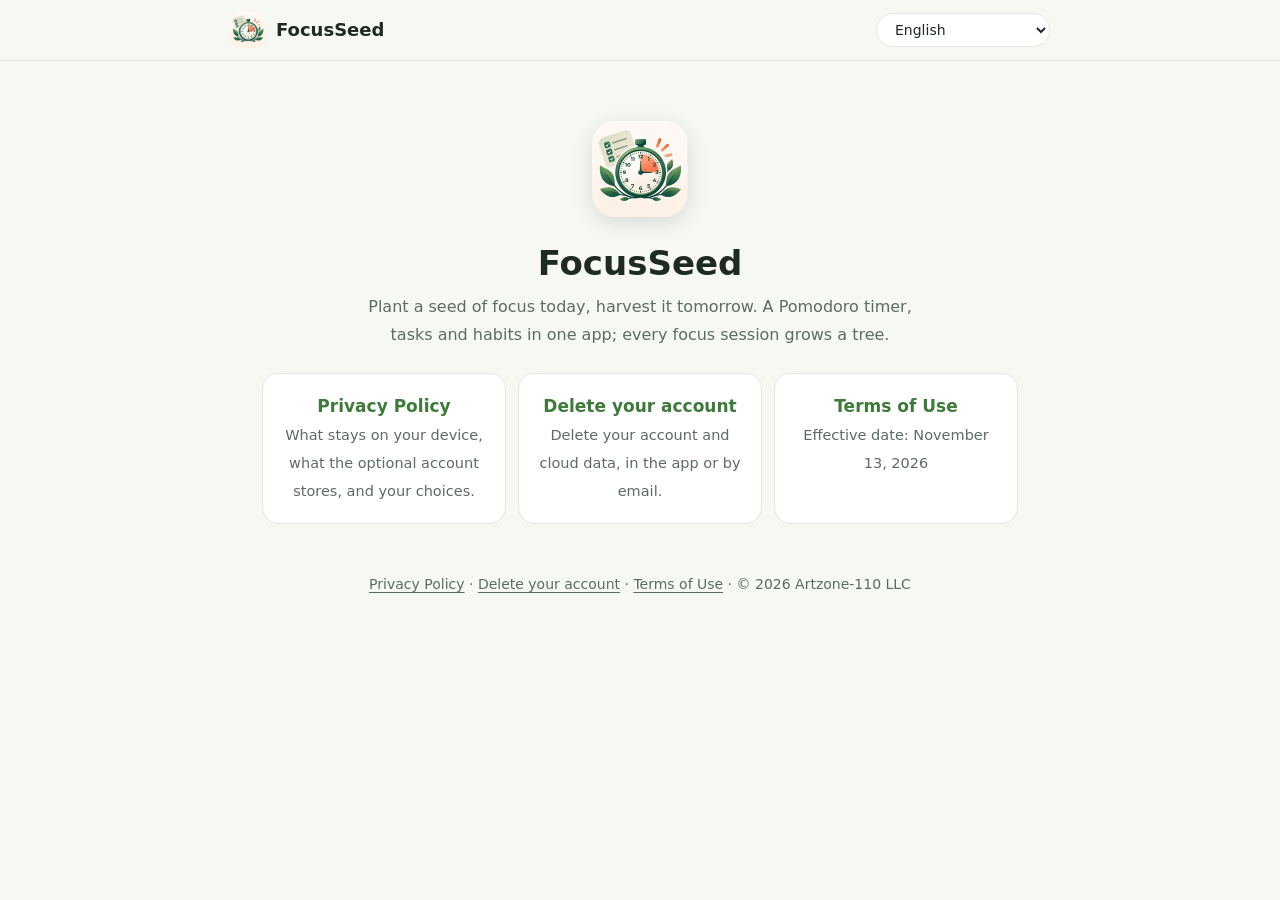
<file: index.html>
<!doctype html>
<html lang="en" dir="ltr">
<head>
<meta charset="utf-8">
<meta name="viewport" content="width=device-width, initial-scale=1">
<title data-t-en="FocusSeed" data-t-ar="بذرة" data-t-es="FocusSeed" data-t-fr="FocusSeed" data-t-pt="FocusSeed" data-t-it="FocusSeed" data-t-de="FocusSeed" data-t-ru="FocusSeed" data-t-tr="FocusSeed" data-t-id="FocusSeed" data-t-zh="FocusSeed" data-t-ja="FocusSeed" data-t-ko="FocusSeed" data-t-hi="FocusSeed" data-t-ur="FocusSeed" data-t-fa="FocusSeed">FocusSeed</title>
<meta name="description" content="FocusSeed (بذرة): a Pomodoro focus timer, tasks and habits.">
<link rel="stylesheet" href="site.css">
</head>
<body>
<header class="top">
  <a class="brand" href="index.html"><img src="icon.png" alt="" width="36" height="36"><span data-l="en">FocusSeed</span><span data-l="ar">بذرة</span><span data-l="es">FocusSeed</span><span data-l="fr">FocusSeed</span><span data-l="pt">FocusSeed</span><span data-l="it">FocusSeed</span><span data-l="de">FocusSeed</span><span data-l="ru">FocusSeed</span><span data-l="tr">FocusSeed</span><span data-l="id">FocusSeed</span><span data-l="zh">FocusSeed</span><span data-l="ja">FocusSeed</span><span data-l="ko">FocusSeed</span><span data-l="hi">FocusSeed</span><span data-l="ur">FocusSeed</span><span data-l="fa">FocusSeed</span></a>
  <select class="lang" id="lang" aria-label="Language"><option value="en">English</option><option value="ar">العربية</option><option value="es">Español</option><option value="fr">Français</option><option value="pt">Português</option><option value="it">Italiano</option><option value="de">Deutsch</option><option value="ru">Русский</option><option value="tr">Türkçe</option><option value="id">Bahasa Indonesia</option><option value="zh">简体中文</option><option value="ja">日本語</option><option value="ko">한국어</option><option value="hi">हिन्दी</option><option value="ur">اردو</option><option value="fa">فارسی</option></select>
</header>
<main>
<section class="hero" data-l="en" lang="en" dir="ltr">
    <img src="icon.png" alt="FocusSeed" width="96" height="96">
    <h1>FocusSeed</h1>
    <p>Plant a seed of focus today, harvest it tomorrow. A Pomodoro timer, tasks and habits in one app; every focus session grows a tree.</p>
    <div class="cards">
      <a href="privacy.html"><b>Privacy Policy</b><span>What stays on your device, what the optional account stores, and your choices.</span></a>
      <a href="delete-account.html"><b>Delete your account</b><span>Delete your account and cloud data, in the app or by email.</span></a>
      <a href="terms.html"><b>Terms of Use</b><span>Effective date: November 13, 2026</span></a>
    </div>
  </section>
<section class="hero" data-l="ar" lang="ar" dir="rtl">
    <img src="icon.png" alt="بذرة" width="96" height="96">
    <h1>بذرة</h1>
    <p>ازرع تركيزك اليوم واحصده غدًا. مؤقت بومودورو ومهام وعادات في تطبيق واحد، وكل جلسة تركيز تُنبت شجرة.</p>
    <div class="cards">
      <a href="privacy.html"><b>سياسة الخصوصية</b><span>ما يبقى على جهازك، وما يحفظه الحساب الاختياري، والخيارات المتاحة لك.</span></a>
      <a href="delete-account.html"><b>حذف الحساب</b><span>احذف حسابك وبياناتك السحابية من التطبيق أو عبر البريد.</span></a>
      <a href="terms.html"><b>شروط الاستخدام</b><span>تاريخ السريان: 13 نوفمبر 2026</span></a>
    </div>
  </section>
<section class="hero" data-l="es" lang="es" dir="ltr">
    <img src="icon.png" alt="FocusSeed" width="96" height="96">
    <h1>FocusSeed</h1>
    <p>Siembra hoy tu enfoque y cosecha mañana. Un temporizador Pomodoro, tareas y hábitos en una sola app; cada sesión de enfoque hace crecer un árbol.</p>
    <div class="cards">
      <a href="privacy.html"><b>Política de privacidad</b><span>Qué se queda en tu dispositivo, qué guarda la cuenta opcional y qué opciones tienes.</span></a>
      <a href="delete-account.html"><b>Eliminar la cuenta</b><span>Elimina tu cuenta y tus datos en la nube, desde la app o por correo.</span></a>
      <a href="terms.html"><b>Terms of Use</b><span>Effective date: November 13, 2026</span></a>
    </div>
  </section>
<section class="hero" data-l="fr" lang="fr" dir="ltr">
    <img src="icon.png" alt="FocusSeed" width="96" height="96">
    <h1>FocusSeed</h1>
    <p>Semez votre concentration aujourd’hui, récoltez demain. Un minuteur Pomodoro, des tâches et des habitudes dans une seule app ; chaque séance de concentration fait pousser un arbre.</p>
    <div class="cards">
      <a href="privacy.html"><b>Politique de confidentialité</b><span>Ce qui reste sur votre appareil, ce que conserve le compte facultatif et les choix dont vous disposez.</span></a>
      <a href="delete-account.html"><b>Supprimer le compte</b><span>Supprimez votre compte et vos données en ligne, depuis l’app ou par e-mail.</span></a>
      <a href="terms.html"><b>Terms of Use</b><span>Effective date: November 13, 2026</span></a>
    </div>
  </section>
<section class="hero" data-l="pt" lang="pt" dir="ltr">
    <img src="icon.png" alt="FocusSeed" width="96" height="96">
    <h1>FocusSeed</h1>
    <p>Plante hoje uma semente de foco e colha amanhã. Um timer Pomodoro, tarefas e hábitos em um só app; cada sessão de foco faz crescer uma árvore.</p>
    <div class="cards">
      <a href="privacy.html"><b>Política de Privacidade</b><span>O que fica no seu aparelho, o que a conta opcional guarda e quais são as suas escolhas.</span></a>
      <a href="delete-account.html"><b>Excluir a conta</b><span>Exclua sua conta e seus dados na nuvem, pelo app ou por e-mail.</span></a>
      <a href="terms.html"><b>Terms of Use</b><span>Effective date: November 13, 2026</span></a>
    </div>
  </section>
<section class="hero" data-l="it" lang="it" dir="ltr">
    <img src="icon.png" alt="FocusSeed" width="96" height="96">
    <h1>FocusSeed</h1>
    <p>Semina oggi la concentrazione, raccogli domani. Un timer Pomodoro, attività e abitudini in un’unica app; ogni sessione di concentrazione fa crescere un albero.</p>
    <div class="cards">
      <a href="privacy.html"><b>Informativa sulla privacy</b><span>Cosa resta sul tuo dispositivo, cosa conserva l’account facoltativo e quali scelte hai.</span></a>
      <a href="delete-account.html"><b>Elimina l’account</b><span>Elimina il tuo account e i dati nel cloud, dall’app o via e-mail.</span></a>
      <a href="terms.html"><b>Terms of Use</b><span>Effective date: November 13, 2026</span></a>
    </div>
  </section>
<section class="hero" data-l="de" lang="de" dir="ltr">
    <img src="icon.png" alt="FocusSeed" width="96" height="96">
    <h1>FocusSeed</h1>
    <p>Säe heute Fokus, ernte morgen. Ein Pomodoro-Timer, Aufgaben und Gewohnheiten in einer App; jede Fokussitzung lässt einen Baum wachsen.</p>
    <div class="cards">
      <a href="privacy.html"><b>Datenschutzerklärung</b><span>Was auf deinem Gerät bleibt, was das optionale Konto speichert und welche Wahl du hast.</span></a>
      <a href="delete-account.html"><b>Konto löschen</b><span>Lösche dein Konto und deine Cloud-Daten, in der App oder per E-Mail.</span></a>
      <a href="terms.html"><b>Terms of Use</b><span>Effective date: November 13, 2026</span></a>
    </div>
  </section>
<section class="hero" data-l="ru" lang="ru" dir="ltr">
    <img src="icon.png" alt="FocusSeed" width="96" height="96">
    <h1>FocusSeed</h1>
    <p>Посейте фокус сегодня, пожинайте завтра. Таймер Помодоро, задачи и привычки в одном приложении; каждая сессия фокуса выращивает дерево.</p>
    <div class="cards">
      <a href="privacy.html"><b>Политика конфиденциальности</b><span>Что остаётся на вашем устройстве, что хранит необязательный аккаунт и какой у вас выбор.</span></a>
      <a href="delete-account.html"><b>Удалить аккаунт</b><span>Удалите аккаунт и данные в облаке — в приложении или по электронной почте.</span></a>
      <a href="terms.html"><b>Terms of Use</b><span>Effective date: November 13, 2026</span></a>
    </div>
  </section>
<section class="hero" data-l="tr" lang="tr" dir="ltr">
    <img src="icon.png" alt="FocusSeed" width="96" height="96">
    <h1>FocusSeed</h1>
    <p>Bugün odağının tohumunu ek, yarın hasat et. Pomodoro zamanlayıcı, görevler ve alışkanlıklar tek uygulamada; her odak oturumu bir ağaç büyütür.</p>
    <div class="cards">
      <a href="privacy.html"><b>Gizlilik Politikası</b><span>Cihazında ne kalır, isteğe bağlı hesap neyi saklar ve seçeneklerin neler.</span></a>
      <a href="delete-account.html"><b>Hesabı sil</b><span>Hesabını ve buluttaki verilerini uygulamadan ya da e-postayla sil.</span></a>
      <a href="terms.html"><b>Terms of Use</b><span>Effective date: November 13, 2026</span></a>
    </div>
  </section>
<section class="hero" data-l="id" lang="id" dir="ltr">
    <img src="icon.png" alt="FocusSeed" width="96" height="96">
    <h1>FocusSeed</h1>
    <p>Tanam benih fokus hari ini, panen besok. Timer Pomodoro, tugas, dan kebiasaan dalam satu aplikasi; setiap sesi fokus menumbuhkan sebatang pohon.</p>
    <div class="cards">
      <a href="privacy.html"><b>Kebijakan Privasi</b><span>Apa yang tetap di perangkatmu, apa yang disimpan akun opsional, dan pilihan yang kamu miliki.</span></a>
      <a href="delete-account.html"><b>Hapus akun</b><span>Hapus akun dan data cloud-mu, dari aplikasi atau lewat email.</span></a>
      <a href="terms.html"><b>Terms of Use</b><span>Effective date: November 13, 2026</span></a>
    </div>
  </section>
<section class="hero" data-l="zh" lang="zh" dir="ltr">
    <img src="icon.png" alt="FocusSeed" width="96" height="96">
    <h1>FocusSeed</h1>
    <p>今天播下专注的种子，明天收获成果。番茄钟、任务和习惯集于一个应用；每次专注都会让一棵树长大。</p>
    <div class="cards">
      <a href="privacy.html"><b>隐私政策</b><span>哪些数据留在你的设备上、可选账户会保存什么，以及你有哪些选择。</span></a>
      <a href="delete-account.html"><b>删除账户</b><span>在应用内或通过邮件删除你的账户和云端数据。</span></a>
      <a href="terms.html"><b>Terms of Use</b><span>Effective date: November 13, 2026</span></a>
    </div>
  </section>
<section class="hero" data-l="ja" lang="ja" dir="ltr">
    <img src="icon.png" alt="FocusSeed" width="96" height="96">
    <h1>FocusSeed</h1>
    <p>今日まいた集中の種を、明日収穫しよう。ポモドーロタイマー、タスク、習慣をひとつのアプリで。集中するたびに木が育ちます。</p>
    <div class="cards">
      <a href="privacy.html"><b>プライバシーポリシー</b><span>端末に残るもの、任意のアカウントが保存するもの、そしてあなたが選べること。</span></a>
      <a href="delete-account.html"><b>アカウントの削除</b><span>アプリ内またはメールで、アカウントとクラウドのデータを削除できます。</span></a>
      <a href="terms.html"><b>Terms of Use</b><span>Effective date: November 13, 2026</span></a>
    </div>
  </section>
<section class="hero" data-l="ko" lang="ko" dir="ltr">
    <img src="icon.png" alt="FocusSeed" width="96" height="96">
    <h1>FocusSeed</h1>
    <p>오늘 집중의 씨앗을 심고 내일 거두세요. 뽀모도로 타이머, 할 일, 습관을 한 앱에서. 집중할 때마다 나무가 자라요.</p>
    <div class="cards">
      <a href="privacy.html"><b>개인정보 처리방침</b><span>기기에 남는 정보, 선택형 계정이 저장하는 정보, 그리고 내가 선택할 수 있는 것.</span></a>
      <a href="delete-account.html"><b>계정 삭제</b><span>앱에서 또는 이메일로 계정과 클라우드 데이터를 삭제하세요.</span></a>
      <a href="terms.html"><b>Terms of Use</b><span>Effective date: November 13, 2026</span></a>
    </div>
  </section>
<section class="hero" data-l="hi" lang="hi" dir="ltr">
    <img src="icon.png" alt="FocusSeed" width="96" height="96">
    <h1>FocusSeed</h1>
    <p>आज फ़ोकस का बीज बोएँ, कल फल पाएँ। पोमोडोरो टाइमर, काम और आदतें एक ही ऐप में; हर फ़ोकस सेशन से एक पेड़ बढ़ता है।</p>
    <div class="cards">
      <a href="privacy.html"><b>गोपनीयता नीति</b><span>आपके डिवाइस पर क्या रहता है, वैकल्पिक खाता क्या सहेजता है, और आपके पास क्या विकल्प हैं।</span></a>
      <a href="delete-account.html"><b>खाता हटाएँ</b><span>ऐप से या ईमेल द्वारा अपना खाता और क्लाउड डेटा हटाएँ।</span></a>
      <a href="terms.html"><b>Terms of Use</b><span>Effective date: November 13, 2026</span></a>
    </div>
  </section>
<section class="hero" data-l="ur" lang="ur" dir="rtl">
    <img src="icon.png" alt="FocusSeed" width="96" height="96">
    <h1>FocusSeed</h1>
    <p>آج فوکس کا بیج بوئیں، کل پھل پائیں۔ پومودورو ٹائمر، کام اور عادتیں ایک ہی ایپ میں؛ ہر فوکس سیشن سے ایک درخت بڑھتا ہے۔</p>
    <div class="cards">
      <a href="privacy.html"><b>رازداری کی پالیسی</b><span>آپ کے آلے پر کیا رہتا ہے، اختیاری اکاؤنٹ کیا محفوظ کرتا ہے، اور آپ کے پاس کیا اختیارات ہیں۔</span></a>
      <a href="delete-account.html"><b>اکاؤنٹ حذف کریں</b><span>ایپ سے یا ای میل کے ذریعے اپنا اکاؤنٹ اور کلاؤڈ ڈیٹا حذف کریں۔</span></a>
      <a href="terms.html"><b>Terms of Use</b><span>Effective date: November 13, 2026</span></a>
    </div>
  </section>
<section class="hero" data-l="fa" lang="fa" dir="rtl">
    <img src="icon.png" alt="FocusSeed" width="96" height="96">
    <h1>FocusSeed</h1>
    <p>امروز بذر تمرکز را بکار و فردا برداشت کن. تایمر پومودورو، کارها و عادت‌ها در یک برنامه؛ هر جلسهٔ تمرکز درختی را رشد می‌دهد.</p>
    <div class="cards">
      <a href="privacy.html"><b>سیاست حریم خصوصی</b><span>چه چیزی روی دستگاه شما می‌ماند، حساب اختیاری چه چیزی را نگه می‌دارد، و چه انتخاب‌هایی دارید.</span></a>
      <a href="delete-account.html"><b>حذف حساب</b><span>حساب و داده‌های ابری‌تان را از داخل برنامه یا از طریق ایمیل حذف کنید.</span></a>
      <a href="terms.html"><b>Terms of Use</b><span>Effective date: November 13, 2026</span></a>
    </div>
  </section>
</main>
<footer class="foot"><span data-l="en"><a href="privacy.html">Privacy Policy</a> · <a href="delete-account.html">Delete your account</a> · <a href="terms.html">Terms of Use</a> · </span><span data-l="ar"><a href="privacy.html">سياسة الخصوصية</a> · <a href="delete-account.html">حذف الحساب</a> · <a href="terms.html">شروط الاستخدام</a> · </span><span data-l="es"><a href="privacy.html">Política de privacidad</a> · <a href="delete-account.html">Eliminar la cuenta</a> · <a href="terms.html">Terms of Use</a> · </span><span data-l="fr"><a href="privacy.html">Politique de confidentialité</a> · <a href="delete-account.html">Supprimer le compte</a> · <a href="terms.html">Terms of Use</a> · </span><span data-l="pt"><a href="privacy.html">Política de Privacidade</a> · <a href="delete-account.html">Excluir a conta</a> · <a href="terms.html">Terms of Use</a> · </span><span data-l="it"><a href="privacy.html">Informativa sulla privacy</a> · <a href="delete-account.html">Elimina l’account</a> · <a href="terms.html">Terms of Use</a> · </span><span data-l="de"><a href="privacy.html">Datenschutzerklärung</a> · <a href="delete-account.html">Konto löschen</a> · <a href="terms.html">Terms of Use</a> · </span><span data-l="ru"><a href="privacy.html">Политика конфиденциальности</a> · <a href="delete-account.html">Удалить аккаунт</a> · <a href="terms.html">Terms of Use</a> · </span><span data-l="tr"><a href="privacy.html">Gizlilik Politikası</a> · <a href="delete-account.html">Hesabı sil</a> · <a href="terms.html">Terms of Use</a> · </span><span data-l="id"><a href="privacy.html">Kebijakan Privasi</a> · <a href="delete-account.html">Hapus akun</a> · <a href="terms.html">Terms of Use</a> · </span><span data-l="zh"><a href="privacy.html">隐私政策</a> · <a href="delete-account.html">删除账户</a> · <a href="terms.html">Terms of Use</a> · </span><span data-l="ja"><a href="privacy.html">プライバシーポリシー</a> · <a href="delete-account.html">アカウントの削除</a> · <a href="terms.html">Terms of Use</a> · </span><span data-l="ko"><a href="privacy.html">개인정보 처리방침</a> · <a href="delete-account.html">계정 삭제</a> · <a href="terms.html">Terms of Use</a> · </span><span data-l="hi"><a href="privacy.html">गोपनीयता नीति</a> · <a href="delete-account.html">खाता हटाएँ</a> · <a href="terms.html">Terms of Use</a> · </span><span data-l="ur"><a href="privacy.html">رازداری کی پالیسی</a> · <a href="delete-account.html">اکاؤنٹ حذف کریں</a> · <a href="terms.html">Terms of Use</a> · </span><span data-l="fa"><a href="privacy.html">سیاست حریم خصوصی</a> · <a href="delete-account.html">حذف حساب</a> · <a href="terms.html">Terms of Use</a> · </span><span>© 2026 <bdi class="nw">Artzone-110 LLC</bdi></span></footer>
<script src="site.js"></script>
</body>
</html>
</file>
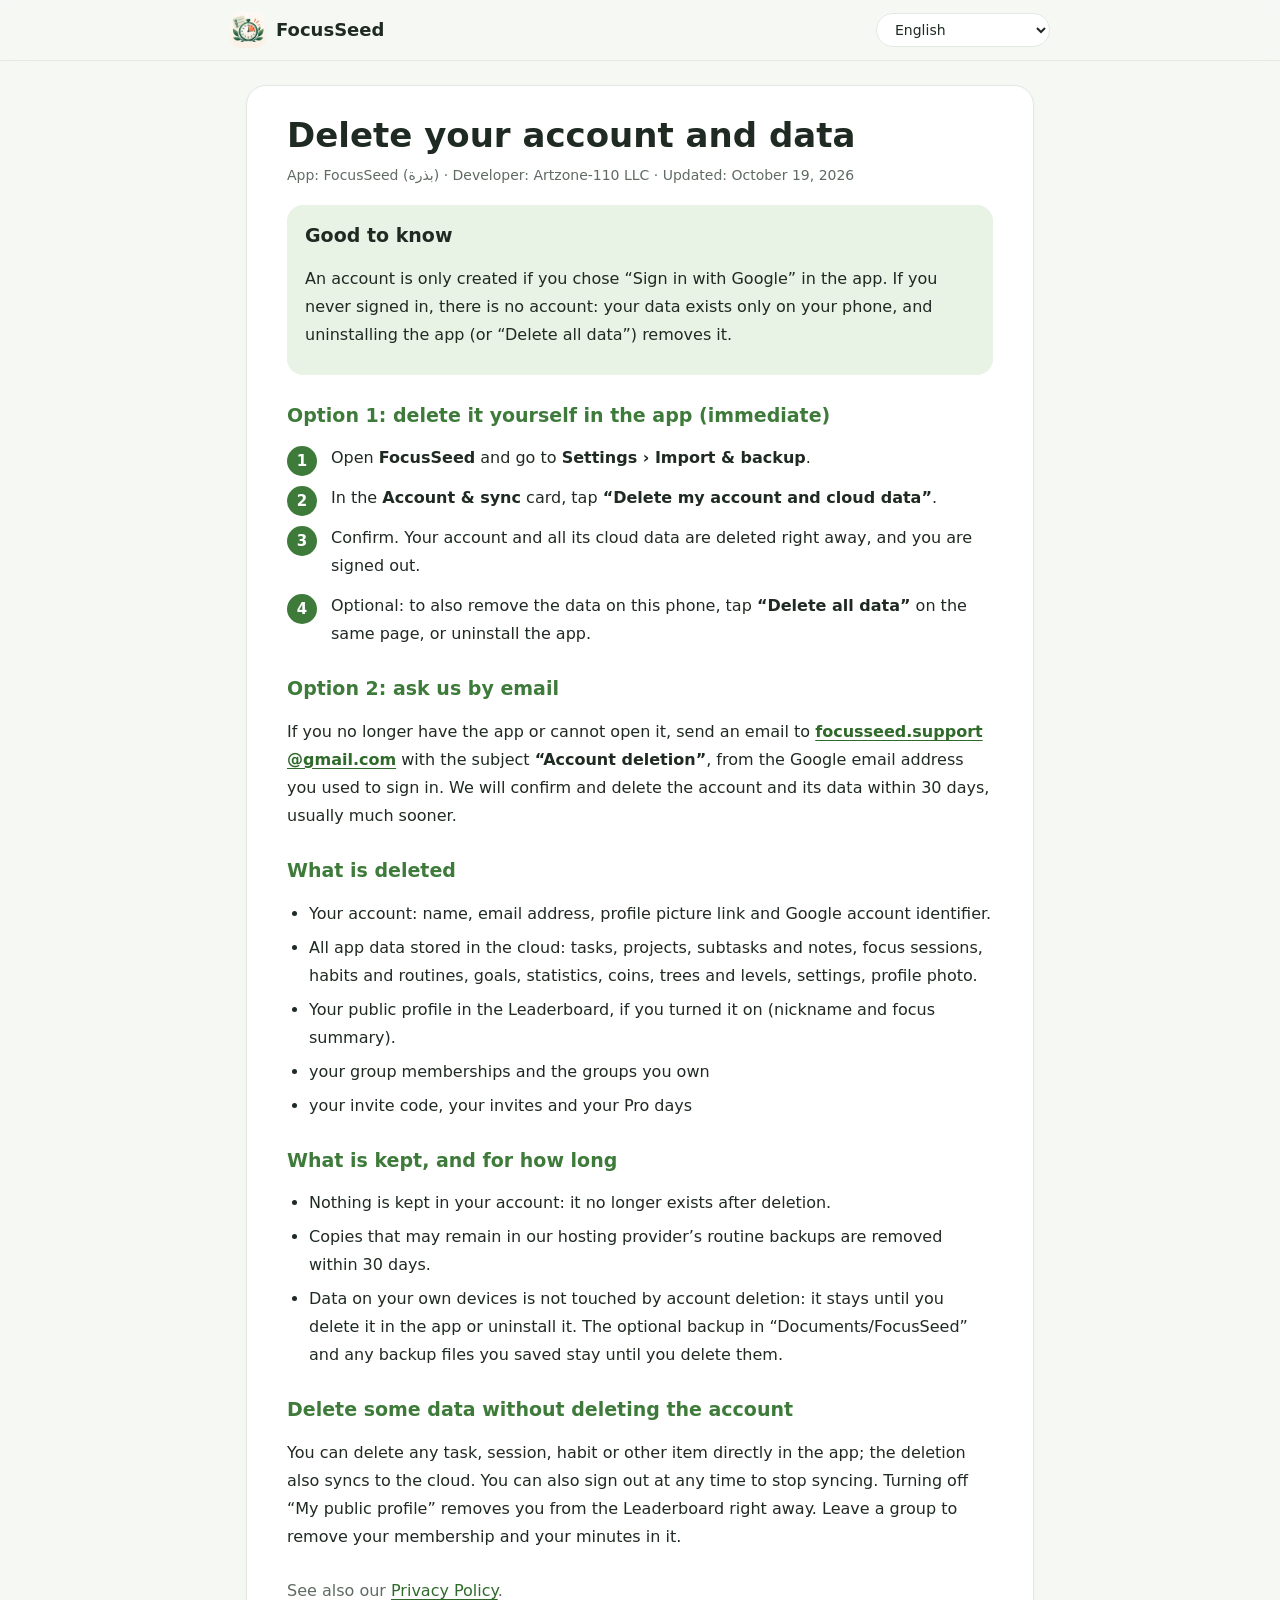
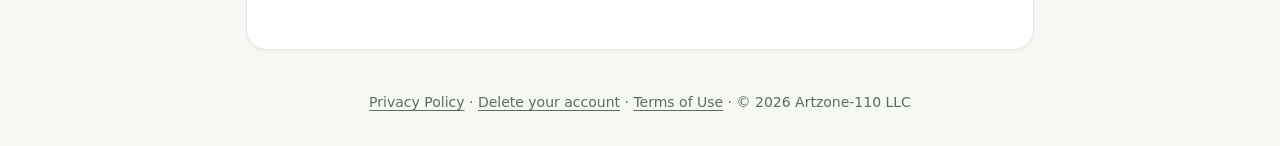
<file: delete-account.html>
<!doctype html>
<html lang="en" dir="ltr">
<head>
<meta charset="utf-8">
<meta name="viewport" content="width=device-width, initial-scale=1">
<title data-t-en="Delete your account and data · FocusSeed" data-t-ar="حذف حسابك وبياناتك · بذرة" data-t-es="Eliminar tu cuenta y tus datos · FocusSeed" data-t-fr="Supprimer votre compte et vos données · FocusSeed" data-t-pt="Excluir sua conta e seus dados · FocusSeed" data-t-it="Elimina il tuo account e i tuoi dati · FocusSeed" data-t-de="Konto und Daten löschen · FocusSeed" data-t-ru="Удаление аккаунта и данных · FocusSeed" data-t-tr="Hesabını ve verilerini sil · FocusSeed" data-t-id="Hapus akun dan datamu · FocusSeed" data-t-zh="删除你的账户和数据 · FocusSeed" data-t-ja="アカウントとデータの削除 · FocusSeed" data-t-ko="계정과 데이터 삭제 · FocusSeed" data-t-hi="अपना खाता और डेटा हटाएँ · FocusSeed" data-t-ur="اپنا اکاؤنٹ اور ڈیٹا حذف کریں · FocusSeed" data-t-fa="حذف حساب و داده‌های شما · FocusSeed">Delete your account and data · FocusSeed</title>
<meta name="description" content="How to delete your FocusSeed (بذرة) account and data, what is deleted, and how to ask us without the app.">
<link rel="stylesheet" href="site.css">
</head>
<body>
<header class="top">
  <a class="brand" href="index.html"><img src="icon.png" alt="" width="36" height="36"><span data-l="en">FocusSeed</span><span data-l="ar">بذرة</span><span data-l="es">FocusSeed</span><span data-l="fr">FocusSeed</span><span data-l="pt">FocusSeed</span><span data-l="it">FocusSeed</span><span data-l="de">FocusSeed</span><span data-l="ru">FocusSeed</span><span data-l="tr">FocusSeed</span><span data-l="id">FocusSeed</span><span data-l="zh">FocusSeed</span><span data-l="ja">FocusSeed</span><span data-l="ko">FocusSeed</span><span data-l="hi">FocusSeed</span><span data-l="ur">FocusSeed</span><span data-l="fa">FocusSeed</span></a>
  <select class="lang" id="lang" aria-label="Language"><option value="en">English</option><option value="ar">العربية</option><option value="es">Español</option><option value="fr">Français</option><option value="pt">Português</option><option value="it">Italiano</option><option value="de">Deutsch</option><option value="ru">Русский</option><option value="tr">Türkçe</option><option value="id">Bahasa Indonesia</option><option value="zh">简体中文</option><option value="ja">日本語</option><option value="ko">한국어</option><option value="hi">हिन्दी</option><option value="ur">اردو</option><option value="fa">فارسی</option></select>
</header>
<main>
<article data-l="en" lang="en" dir="ltr">
  <h1>Delete your account and data</h1>
  <p class="meta">App: FocusSeed (بذرة) · Developer: <bdi class="nw">Artzone-110 LLC</bdi> · Updated: October 19, 2026</p>
  <section class="sum"><h2>Good to know</h2><p>An account is only created if you chose “Sign in with Google” in the app. If you never signed in, there is no account: your data exists only on your phone, and uninstalling the app (or “Delete all data”) removes it.</p></section>
  <h2>Option 1: delete it yourself in the app (immediate)</h2>
  <ol class="steps"><li>Open <b>FocusSeed</b> and go to <b>Settings › Import & backup</b>.</li><li>In the <b>Account & sync</b> card, tap <b>“Delete my account and cloud data”</b>.</li><li>Confirm. Your account and all its cloud data are deleted right away, and you are signed out.</li><li>Optional: to also remove the data on this phone, tap <b>“Delete all data”</b> on the same page, or uninstall the app.</li></ol>
  <h2>Option 2: ask us by email</h2>
  <p>If you no longer have the app or cannot open it, send an email to <a class="mail" href="mailto:focusseed.support@gmail.com?subject=FocusSeed%20account%20deletion">focusseed.support@gmail.com</a> with the subject <b>“Account deletion”</b>, from the Google email address you used to sign in. We will confirm and delete the account and its data within 30 days, usually much sooner.</p>
  <h2>What is deleted</h2><ul><li>Your account: name, email address, profile picture link and Google account identifier.</li><li>All app data stored in the cloud: tasks, projects, subtasks and notes, focus sessions, habits and routines, goals, statistics, coins, trees and levels, settings, profile photo.</li><li>Your public profile in the Leaderboard, if you turned it on (nickname and focus summary).</li><li>your group memberships and the groups you own</li><li>your invite code, your invites and your Pro days</li></ul>
  <h2>What is kept, and for how long</h2><ul><li>Nothing is kept in your account: it no longer exists after deletion.</li><li>Copies that may remain in our hosting provider’s routine backups are removed within 30 days.</li><li>Data on your own devices is not touched by account deletion: it stays until you delete it in the app or uninstall it. The optional backup in “Documents/FocusSeed” and any backup files you saved stay until you delete them.</li></ul>
  <h2>Delete some data without deleting the account</h2><p>You can delete any task, session, habit or other item directly in the app; the deletion also syncs to the cloud. You can also sign out at any time to stop syncing. Turning off “My public profile” removes you from the Leaderboard right away. Leave a group to remove your membership and your minutes in it.</p>
  <p class="links">See also our <a href="privacy.html">Privacy Policy</a>.</p>
</article>
<article data-l="ar" lang="ar" dir="rtl">
  <h1>حذف حسابك وبياناتك</h1>
  <p class="meta">التطبيق: بذرة (<bdi>FocusSeed</bdi>) · المطوّر: <bdi class="nw">Artzone-110 LLC</bdi> · آخر تحديث: 19 أكتوبر 2026</p><p class="tnote">هذه ترجمة للنص الإنجليزي. إن وُجد أي اختلاف بينهما، فالنسخة الإنجليزية هي المعتمدة.</p>
  <section class="sum"><h2>من المفيد أن تعرف</h2><p>لا يُنشأ حساب إلا إذا اخترت «تسجيل الدخول بـ Google» في التطبيق. فإن لم تسجّل الدخول أبدًا فلا يوجد حساب، وبياناتك موجودة على جوالك فقط، وتُحذف بإزالة التطبيق أو بخيار «حذف جميع البيانات».</p></section>
  <h2>الطريقة الأولى: احذفه بنفسك من التطبيق (فورًا)</h2>
  <ol class="steps"><li>افتح <b>بذرة</b> واذهب إلى <b>الإعدادات ← الاستيراد والنسخ الاحتياطي</b>.</li><li>في بطاقة <b>الحساب والمزامنة</b>، اضغط <b>«احذف حسابي وبياناتي من السحابة»</b>.</li><li>أكّد الحذف. يُحذف حسابك وكل بياناته السحابية فورًا، ويُسجَّل خروجك.</li><li>اختياري: لحذف البيانات الموجودة على هذا الجوال أيضًا، اضغط <b>«حذف جميع البيانات»</b> في الصفحة نفسها، أو أزل التطبيق.</li></ol>
  <h2>الطريقة الثانية: اطلب ذلك منا بالبريد</h2>
  <p>إن لم يعد التطبيق لديك أو لم تستطع فتحه، فأرسل رسالة إلى <a class="mail" href="mailto:focusseed.support@gmail.com?subject=FocusSeed%20account%20deletion">focusseed.support@gmail.com</a> بعنوان <b>«حذف الحساب»</b>، من بريد Google الذي سجّلت به الدخول. نؤكّد الطلب ونحذف الحساب وبياناته خلال 30 يومًا، وغالبًا أسرع بكثير.</p>
  <h2>ما الذي يُحذف</h2><ul><li>حسابك: الاسم، والبريد الإلكتروني، ورابط صورة الملف، ومعرّف حساب Google.</li><li>كل بيانات التطبيق المحفوظة في السحابة: المهام والمشاريع ومهامها الفرعية وملاحظاتها، وجلسات التركيز، والعادات والروتين، والأهداف، والإحصائيات، والعملات والأشجار والمستويات، والإعدادات، وصورة الملف الشخصي.</li><li>ملفك العام في لوحة الصدارة، إن كنت فعّلته (الاسم المستعار وملخص التركيز).</li><li>عضويتك في المجموعات والمجموعات التي أنشأتها</li><li>رمز دعوتك ودعواتك وأيام Pro</li></ul>
  <h2>ما الذي يبقى، وإلى متى</h2><ul><li>لا يبقى شيء في حسابك، فالحساب لا يعود موجودًا بعد الحذف.</li><li>أي نسخ قد تبقى في النسخ الاحتياطية الدورية لمزوّد الاستضافة تُزال خلال 30 يومًا.</li><li>حذف الحساب لا يمسّ البيانات على أجهزتك: تبقى حتى تحذفها من التطبيق أو تزيله. والنسخة الاختيارية في «المستندات/FocusSeed» وأي ملفات نسخ حفظتها تبقى حتى تحذفها بنفسك.</li></ul>
  <h2>حذف بعض البيانات دون حذف الحساب</h2><p>تستطيع حذف أي مهمة أو جلسة أو عادة أو غيرها مباشرة من التطبيق، ويُطبَّق الحذف على السحابة أيضًا. ويمكنك تسجيل الخروج في أي وقت لإيقاف المزامنة. وإيقاف «ملفي العام» يزيلك من لوحة الصدارة فورًا. غادر المجموعة لتحذف عضويتك ودقائقك فيها.</p>
  <p class="links">راجع أيضًا <a href="privacy.html">سياسة الخصوصية</a>.</p>
</article>
<article data-l="es" lang="es" dir="ltr">
  <h1>Eliminar tu cuenta y tus datos</h1>
  <p class="meta">App: FocusSeed (بذرة) · Desarrollador: <bdi class="nw">Artzone-110 LLC</bdi> · Actualizado: 19 de octubre de 2026</p><p class="tnote">Esta es una traducción del texto en inglés. Si hubiera alguna diferencia entre ambos, prevalece la versión en inglés.</p>
  <section class="sum"><h2>Conviene saber</h2><p>Solo se crea una cuenta si elegiste «Iniciar sesión con Google» en la app. Si nunca iniciaste sesión, no hay cuenta: tus datos solo existen en tu teléfono y se borran al desinstalar la app (o con «Borrar todos los datos»).</p></section>
  <h2>Opción 1: elimínala tú mismo desde la app (inmediato)</h2>
  <ol class="steps"><li>Abre <b>FocusSeed</b> y ve a <b>Ajustes › Importar y copia de seguridad</b>.</li><li>En la tarjeta <b>Cuenta y sincronización</b>, toca <b>«Eliminar mi cuenta y mis datos en la nube»</b>.</li><li>Confirma. Tu cuenta y todos sus datos en la nube se eliminan al momento y se cierra tu sesión.</li><li>Opcional: para borrar también los datos de este teléfono, toca <b>«Borrar todos los datos»</b> en la misma página, o desinstala la app.</li></ol>
  <h2>Opción 2: pídenoslo por correo</h2>
  <p>Si ya no tienes la app o no puedes abrirla, escribe a <a class="mail" href="mailto:focusseed.support@gmail.com?subject=FocusSeed%20account%20deletion">focusseed.support@gmail.com</a> con el asunto <b>«Eliminación de cuenta»</b>, desde el correo de Google con el que iniciaste sesión. Confirmaremos la solicitud y eliminaremos la cuenta y sus datos en un plazo de 30 días, normalmente mucho antes.</p>
  <h2>Qué se elimina</h2><ul><li>Tu cuenta: nombre, dirección de correo, enlace de la foto de perfil e identificador de la cuenta de Google.</li><li>Todos los datos de la app guardados en la nube: tareas, proyectos, subtareas y notas, sesiones de enfoque, hábitos y rutinas, metas, estadísticas, monedas, árboles y niveles, ajustes, foto de perfil.</li><li>Tu perfil público en la Clasificación, si lo activaste (apodo y resumen de enfoque).</li><li>tus membresías en grupos y los grupos que creaste</li><li>tu código de invitación, tus invitaciones y tus días de Pro</li></ul>
  <h2>Qué se conserva y durante cuánto tiempo</h2><ul><li>No se conserva nada en tu cuenta: deja de existir tras la eliminación.</li><li>Las copias que pudieran quedar en las copias de seguridad periódicas de nuestro proveedor de alojamiento se eliminan en un plazo de 30 días.</li><li>Eliminar la cuenta no afecta a los datos de tus propios dispositivos: se conservan hasta que los borres en la app o la desinstales. La copia opcional en «Documents/FocusSeed» y los archivos de copia que hayas guardado se conservan hasta que los borres.</li></ul>
  <h2>Borrar algunos datos sin eliminar la cuenta</h2><p>Puedes borrar cualquier tarea, sesión, hábito u otro elemento directamente en la app; el borrado también se sincroniza con la nube. Además, puedes cerrar sesión cuando quieras para dejar de sincronizar. Al desactivar «Mi perfil público» desapareces de la Clasificación al instante. Sal de un grupo para borrar tu membresía y tus minutos en él.</p>
  <p class="links">Consulta también nuestra <a href="privacy.html">Política de privacidad</a>.</p>
</article>
<article data-l="fr" lang="fr" dir="ltr">
  <h1>Supprimer votre compte et vos données</h1>
  <p class="meta">App : FocusSeed (بذرة) · Développeur : <bdi class="nw">Artzone-110 LLC</bdi> · Mise à jour : 19 octobre 2026</p><p class="tnote">Ceci est une traduction du texte anglais. En cas de différence entre les deux, la version anglaise fait foi.</p>
  <section class="sum"><h2>Bon à savoir</h2><p>Un compte n’est créé que si vous avez choisi « Se connecter avec Google » dans l’app. Si vous ne vous êtes jamais connecté, il n’y a pas de compte : vos données n’existent que sur votre téléphone et sont effacées si vous désinstallez l’app (ou avec « Supprimer toutes les données »).</p></section>
  <h2>Option 1 : le supprimer vous-même dans l’app (immédiat)</h2>
  <ol class="steps"><li>Ouvrez <b>FocusSeed</b> et allez dans <b>Réglages › Importation et sauvegarde</b>.</li><li>Dans la carte <b>Compte et synchronisation</b>, touchez <b>« Supprimer mon compte et mes données en ligne »</b>.</li><li>Confirmez. Votre compte et toutes ses données en ligne sont supprimés immédiatement, et vous êtes déconnecté.</li><li>Facultatif : pour effacer aussi les données de ce téléphone, touchez <b>« Supprimer toutes les données »</b> sur la même page, ou désinstallez l’app.</li></ol>
  <h2>Option 2 : nous le demander par e-mail</h2>
  <p>Si vous n’avez plus l’app ou ne pouvez pas l’ouvrir, écrivez à <a class="mail" href="mailto:focusseed.support@gmail.com?subject=FocusSeed%20account%20deletion">focusseed.support@gmail.com</a> avec l’objet <b>« Suppression du compte »</b>, depuis l’adresse Google utilisée pour vous connecter. Nous confirmerons la demande et supprimerons le compte et ses données sous 30 jours, en général bien plus tôt.</p>
  <h2>Ce qui est supprimé</h2><ul><li>Votre compte : nom, adresse e-mail, lien de la photo de profil et identifiant de compte Google.</li><li>Toutes les données de l’app stockées en ligne : tâches, projets, sous-tâches et notes, séances de concentration, habitudes et routines, objectifs, statistiques, pièces, arbres et niveaux, réglages, photo de profil.</li><li>Votre profil public dans le Classement, si vous l’aviez activé (pseudo et résumé de concentration).</li><li>vos adhésions aux groupes et les groupes que vous avez créés</li><li>votre code d’invitation, vos invitations et vos jours de Pro</li></ul>
  <h2>Ce qui est conservé, et pendant combien de temps</h2><ul><li>Rien n’est conservé dans votre compte : il n’existe plus après la suppression.</li><li>Les copies éventuelles dans les sauvegardes régulières de notre hébergeur sont effacées sous 30 jours.</li><li>La suppression du compte ne touche pas aux données de vos propres appareils : elles restent jusqu’à ce que vous les supprimiez dans l’app ou la désinstalliez. La sauvegarde facultative dans « Documents/FocusSeed » et les fichiers de sauvegarde que vous avez enregistrés restent jusqu’à ce que vous les supprimiez.</li></ul>
  <h2>Supprimer certaines données sans supprimer le compte</h2><p>Vous pouvez supprimer une tâche, une séance, une habitude ou tout autre élément directement dans l’app ; la suppression est aussi synchronisée en ligne. Vous pouvez également vous déconnecter à tout moment pour arrêter la synchronisation. Désactiver « Mon profil public » vous retire du Classement immédiatement. Quittez un groupe pour supprimer votre adhésion et vos minutes dans ce groupe.</p>
  <p class="links">Voir aussi notre <a href="privacy.html">Politique de confidentialité</a>.</p>
</article>
<article data-l="pt" lang="pt" dir="ltr">
  <h1>Excluir sua conta e seus dados</h1>
  <p class="meta">App: FocusSeed (بذرة) · Desenvolvedor: <bdi class="nw">Artzone-110 LLC</bdi> · Atualizado em: 19 de outubro de 2026</p><p class="tnote">Esta é uma tradução do texto em inglês. Se houver qualquer diferença entre os dois, prevalece a versão em inglês.</p>
  <section class="sum"><h2>Bom saber</h2><p>Uma conta só é criada se você escolheu «Entrar com o Google» no app. Se você nunca entrou, não existe conta: seus dados existem só no seu celular e são apagados ao desinstalar o app (ou com «Apagar todos os dados»).</p></section>
  <h2>Opção 1: exclua você mesmo pelo app (imediato)</h2>
  <ol class="steps"><li>Abra o <b>FocusSeed</b> e vá em <b>Configurações › Importação e backup</b>.</li><li>No cartão <b>Conta e sincronização</b>, toque em <b>«Excluir minha conta e dados na nuvem»</b>.</li><li>Confirme. Sua conta e todos os dados na nuvem são excluídos na hora, e você sai da conta.</li><li>Opcional: para apagar também os dados deste celular, toque em <b>«Apagar todos os dados»</b> na mesma página, ou desinstale o app.</li></ol>
  <h2>Opção 2: peça por e-mail</h2>
  <p>Se você não tem mais o app ou não consegue abri-lo, envie um e-mail para <a class="mail" href="mailto:focusseed.support@gmail.com?subject=FocusSeed%20account%20deletion">focusseed.support@gmail.com</a> com o assunto <b>«Exclusão de conta»</b>, a partir do e-mail do Google que você usou para entrar. Confirmaremos o pedido e excluiremos a conta e seus dados em até 30 dias, geralmente bem antes.</p>
  <h2>O que é excluído</h2><ul><li>Sua conta: nome, endereço de e-mail, link da foto de perfil e identificador da conta Google.</li><li>Todos os dados do app guardados na nuvem: tarefas, projetos, subtarefas e notas, sessões de foco, hábitos e rotinas, metas, estatísticas, moedas, árvores e níveis, configurações, foto de perfil.</li><li>Seu perfil público no Ranking, se você o ativou (apelido e resumo de foco).</li><li>suas participações em grupos e os grupos que você criou</li><li>seu código de convite, seus convites e seus dias de Pro</li></ul>
  <h2>O que é mantido, e por quanto tempo</h2><ul><li>Nada é mantido na sua conta: ela deixa de existir após a exclusão.</li><li>Cópias que possam permanecer nos backups de rotina do nosso provedor de hospedagem são removidas em até 30 dias.</li><li>A exclusão da conta não afeta os dados dos seus próprios aparelhos: eles ficam até você apagá-los no app ou desinstalá-lo. O backup opcional em «Documents/FocusSeed» e os arquivos de backup que você salvou ficam até você apagá-los.</li></ul>
  <h2>Apagar alguns dados sem excluir a conta</h2><p>Você pode apagar qualquer tarefa, sessão, hábito ou outro item diretamente no app; a exclusão também é sincronizada com a nuvem. Você também pode sair da conta a qualquer momento para parar de sincronizar. Desativar “Meu perfil público” tira você do Ranking na hora. Saia de um grupo para apagar sua participação e seus minutos nele.</p>
  <p class="links">Veja também nossa <a href="privacy.html">Política de Privacidade</a>.</p>
</article>
<article data-l="it" lang="it" dir="ltr">
  <h1>Elimina il tuo account e i tuoi dati</h1>
  <p class="meta">App: FocusSeed (بذرة) · Sviluppatore: <bdi class="nw">Artzone-110 LLC</bdi> · Aggiornato il: 19 ottobre 2026</p><p class="tnote">Questa è una traduzione del testo inglese. In caso di differenze tra i due, prevale la versione inglese.</p>
  <section class="sum"><h2>Buono a sapersi</h2><p>Un account viene creato solo se hai scelto «Accedi con Google» nell’app. Se non hai mai effettuato l’accesso, non esiste alcun account: i tuoi dati si trovano solo sul telefono e vengono eliminati disinstallando l’app (o con «Elimina tutti i dati»).</p></section>
  <h2>Opzione 1: eliminalo tu dall’app (immediato)</h2>
  <ol class="steps"><li>Apri <b>FocusSeed</b> e vai in <b>Impostazioni › Importazione e backup</b>.</li><li>Nella scheda <b>Account e sincronizzazione</b>, tocca <b>«Elimina il mio account e i dati nel cloud»</b>.</li><li>Conferma. L’account e tutti i suoi dati nel cloud vengono eliminati subito e viene effettuata l’uscita.</li><li>Facoltativo: per eliminare anche i dati di questo telefono, tocca <b>«Elimina tutti i dati»</b> nella stessa pagina, oppure disinstalla l’app.</li></ol>
  <h2>Opzione 2: chiedicelo via e-mail</h2>
  <p>Se non hai più l’app o non riesci ad aprirla, scrivi a <a class="mail" href="mailto:focusseed.support@gmail.com?subject=FocusSeed%20account%20deletion">focusseed.support@gmail.com</a> con oggetto <b>«Eliminazione account»</b>, dall’indirizzo Google usato per accedere. Confermeremo la richiesta ed elimineremo l’account e i suoi dati entro 30 giorni, di solito molto prima.</p>
  <h2>Cosa viene eliminato</h2><ul><li>Il tuo account: nome, indirizzo e-mail, link alla foto del profilo e identificativo dell’account Google.</li><li>Tutti i dati dell’app salvati nel cloud: attività, progetti, sotto-attività e note, sessioni di concentrazione, abitudini e routine, obiettivi, statistiche, monete, alberi e livelli, impostazioni, foto del profilo.</li><li>Il tuo profilo pubblico nella Classifica, se lo avevi attivato (nickname e riepilogo della concentrazione).</li><li>le tue iscrizioni ai gruppi e i gruppi che hai creato</li><li>il tuo codice invito, i tuoi inviti e i tuoi giorni di Pro</li></ul>
  <h2>Cosa viene conservato, e per quanto tempo</h2><ul><li>Nell’account non resta nulla: dopo l’eliminazione non esiste più.</li><li>Eventuali copie rimaste nei backup periodici del nostro fornitore di hosting vengono rimosse entro 30 giorni.</li><li>L’eliminazione dell’account non tocca i dati sui tuoi dispositivi: restano finché non li elimini nell’app o la disinstalli. Il backup facoltativo in «Documents/FocusSeed» e i file di backup che hai salvato restano finché non li elimini.</li></ul>
  <h2>Eliminare alcuni dati senza eliminare l’account</h2><p>Puoi eliminare qualsiasi attività, sessione, abitudine o altro elemento direttamente nell’app; l’eliminazione viene sincronizzata anche nel cloud. Puoi anche uscire dall’account in qualsiasi momento per interrompere la sincronizzazione. Disattivando «Il mio profilo pubblico» esci subito dalla Classifica. Esci da un gruppo per eliminare la tua iscrizione e i tuoi minuti in esso.</p>
  <p class="links">Consulta anche la nostra <a href="privacy.html">Informativa sulla privacy</a>.</p>
</article>
<article data-l="de" lang="de" dir="ltr">
  <h1>Konto und Daten löschen</h1>
  <p class="meta">App: FocusSeed (بذرة) · Entwickler: <bdi class="nw">Artzone-110 LLC</bdi> · Aktualisiert: 19. Oktober 2026</p><p class="tnote">Dies ist eine Übersetzung des englischen Textes. Bei Abweichungen zwischen beiden gilt die englische Fassung.</p>
  <section class="sum"><h2>Gut zu wissen</h2><p>Ein Konto wird nur angelegt, wenn du in der App „Mit Google anmelden“ gewählt hast. Hast du dich nie angemeldet, gibt es kein Konto: Deine Daten liegen nur auf deinem Handy und werden beim Deinstallieren der App (oder mit „Alle Daten löschen“) entfernt.</p></section>
  <h2>Möglichkeit 1: selbst in der App löschen (sofort)</h2>
  <ol class="steps"><li>Öffne <b>FocusSeed</b> und gehe zu <b>Einstellungen › Import & Sicherung</b>.</li><li>Tippe in der Karte <b>Konto & Synchronisierung</b> auf <b>„Konto und Cloud-Daten löschen“</b>.</li><li>Bestätige. Dein Konto und alle zugehörigen Cloud-Daten werden sofort gelöscht, und du wirst abgemeldet.</li><li>Optional: Um auch die Daten auf diesem Handy zu entfernen, tippe auf derselben Seite auf <b>„Alle Daten löschen“</b> oder deinstalliere die App.</li></ol>
  <h2>Möglichkeit 2: per E-Mail bei uns anfragen</h2>
  <p>Wenn du die App nicht mehr hast oder nicht öffnen kannst, schreib eine E-Mail an <a class="mail" href="mailto:focusseed.support@gmail.com?subject=FocusSeed%20account%20deletion">focusseed.support@gmail.com</a> mit dem Betreff <b>„Kontolöschung“</b>, und zwar von der Google-Adresse, mit der du dich angemeldet hast. Wir bestätigen die Anfrage und löschen das Konto und seine Daten innerhalb von 30 Tagen, meist deutlich schneller.</p>
  <h2>Was gelöscht wird</h2><ul><li>Dein Konto: Name, E-Mail-Adresse, Link zum Profilbild und Google-Kontokennung.</li><li>Alle in der Cloud gespeicherten App-Daten: Aufgaben, Projekte, Unteraufgaben und Notizen, Fokussitzungen, Gewohnheiten und Routinen, Ziele, Statistiken, Münzen, Bäume und Level, Einstellungen, Profilbild.</li><li>Dein öffentliches Profil in der Bestenliste, falls du es eingeschaltet hattest (Spitzname und Fokus-Zusammenfassung).</li><li>deine Gruppenmitgliedschaften und die Gruppen, die du erstellt hast</li><li>deinen Einladungscode, deine Einladungen und deine Pro-Tage</li></ul>
  <h2>Was erhalten bleibt, und wie lange</h2><ul><li>In deinem Konto bleibt nichts: Nach der Löschung existiert es nicht mehr.</li><li>Kopien, die in den regelmäßigen Sicherungen unseres Hosting-Anbieters verbleiben könnten, werden innerhalb von 30 Tagen entfernt.</li><li>Die Kontolöschung berührt die Daten auf deinen eigenen Geräten nicht: Sie bleiben, bis du sie in der App löschst oder die App deinstallierst. Die optionale Sicherung in „Documents/FocusSeed“ und gespeicherte Sicherungsdateien bleiben, bis du sie löschst.</li></ul>
  <h2>Einzelne Daten löschen, ohne das Konto zu löschen</h2><p>Du kannst jede Aufgabe, Sitzung, Gewohnheit oder andere Einträge direkt in der App löschen; die Löschung wird auch in der Cloud synchronisiert. Außerdem kannst du dich jederzeit abmelden, um die Synchronisierung zu beenden. Wenn du „Mein öffentliches Profil“ ausschaltest, verschwindest du sofort aus der Bestenliste. Verlasse eine Gruppe, um deine Mitgliedschaft und deine Minuten darin zu löschen.</p>
  <p class="links">Siehe auch unsere <a href="privacy.html">Datenschutzerklärung</a>.</p>
</article>
<article data-l="ru" lang="ru" dir="ltr">
  <h1>Удаление аккаунта и данных</h1>
  <p class="meta">Приложение: FocusSeed (بذرة) · Разработчик: <bdi class="nw">Artzone-110 LLC</bdi> · Обновлено: 19 октября 2026 г.</p><p class="tnote">Это перевод текста на английском языке. При любых расхождениях между ними действует английская версия.</p>
  <section class="sum"><h2>Полезно знать</h2><p>Аккаунт создаётся, только если вы выбрали «Войти через Google» в приложении. Если вы ни разу не входили, аккаунта нет: ваши данные есть только на телефоне и удаляются вместе с приложением (или кнопкой «Удалить все данные»).</p></section>
  <h2>Способ 1: удалить самостоятельно в приложении (сразу)</h2>
  <ol class="steps"><li>Откройте <b>FocusSeed</b> и перейдите в <b>Настройки › Импорт и резервные копии</b>.</li><li>В карточке <b>Аккаунт и синхронизация</b> нажмите <b>«Удалить аккаунт и данные в облаке»</b>.</li><li>Подтвердите. Аккаунт и все его данные в облаке удаляются сразу, и вы выходите из системы.</li><li>По желанию: чтобы удалить и данные на этом телефоне, нажмите <b>«Удалить все данные»</b> на той же странице или удалите приложение.</li></ol>
  <h2>Способ 2: написать нам по электронной почте</h2>
  <p>Если приложения у вас больше нет или его не удаётся открыть, напишите на <a class="mail" href="mailto:focusseed.support@gmail.com?subject=FocusSeed%20account%20deletion">focusseed.support@gmail.com</a> с темой <b>«Удаление аккаунта»</b> с того адреса Google, через который вы входили. Мы подтвердим запрос и удалим аккаунт и его данные в течение 30 дней, обычно намного быстрее.</p>
  <h2>Что удаляется</h2><ul><li>Ваш аккаунт: имя, адрес электронной почты, ссылка на фото профиля и идентификатор аккаунта Google.</li><li>Все данные приложения в облаке: задачи, проекты, подзадачи и заметки, сессии фокуса, привычки и ритуалы, цели, статистика, монеты, деревья и уровни, настройки, фото профиля.</li><li>Ваш публичный профиль в разделе «Рейтинг», если вы его включали (ник и сводка фокуса).</li><li>ваше участие в группах и созданные вами группы</li><li>ваш код приглашения, ваши приглашения и дни Pro</li></ul>
  <h2>Что сохраняется и как долго</h2><ul><li>В аккаунте ничего не остаётся: после удаления он больше не существует.</li><li>Копии, которые могут остаться в регулярных резервных копиях хостинг-провайдера, удаляются в течение 30 дней.</li><li>Удаление аккаунта не затрагивает данные на ваших устройствах: они остаются, пока вы не удалите их в приложении или не удалите само приложение. Необязательная копия в «Documents/FocusSeed» и сохранённые вами файлы резервных копий остаются, пока вы их не удалите.</li></ul>
  <h2>Удалить часть данных, не удаляя аккаунт</h2><p>Любую задачу, сессию, привычку или другой элемент можно удалить прямо в приложении — удаление синхронизируется и с облаком. Кроме того, вы можете в любой момент выйти из аккаунта, чтобы остановить синхронизацию. Если выключить «Мой публичный профиль», вы сразу исчезнете из раздела «Рейтинг». Выйдите из группы, чтобы удалить своё участие и минуты в ней.</p>
  <p class="links">См. также нашу <a href="privacy.html">Политику конфиденциальности</a>.</p>
</article>
<article data-l="tr" lang="tr" dir="ltr">
  <h1>Hesabını ve verilerini sil</h1>
  <p class="meta">Uygulama: FocusSeed (بذرة) · Geliştirici: <bdi class="nw">Artzone-110 LLC</bdi> · Güncelleme: 19 Ekim 2026</p><p class="tnote">Bu metin İngilizce metnin çevirisidir. İkisi arasında herhangi bir fark olursa İngilizce sürüm geçerlidir.</p>
  <section class="sum"><h2>Bilmende fayda var</h2><p>Hesap yalnızca uygulamada «Google ile giriş yap» seçeneğini seçtiysen oluşturulur. Hiç giriş yapmadıysan hesap yoktur: verilerin yalnızca telefonundadır ve uygulamayı kaldırınca (ya da «Tüm verileri sil» ile) silinir.</p></section>
  <h2>1. yol: uygulamadan kendin sil (anında)</h2>
  <ol class="steps"><li><b>FocusSeed</b>’i aç ve <b>Ayarlar › İçe aktarma ve yedekleme</b> bölümüne git.</li><li><b>Hesap ve eşitleme</b> kartında <b>«Hesabımı ve buluttaki verilerimi sil»</b> düğmesine dokun.</li><li>Onayla. Hesabın ve buluttaki tüm verileri hemen silinir ve oturumun kapanır.</li><li>İsteğe bağlı: bu telefondaki verileri de silmek için aynı sayfada <b>«Tüm verileri sil»</b> düğmesine dokun ya da uygulamayı kaldır.</li></ol>
  <h2>2. yol: bizden e-postayla iste</h2>
  <p>Uygulama artık sende değilse ya da açamıyorsan, giriş yaptığın Google e-posta adresinden <a class="mail" href="mailto:focusseed.support@gmail.com?subject=FocusSeed%20account%20deletion">focusseed.support@gmail.com</a> adresine <b>«Hesap silme»</b> konulu bir e-posta gönder. Talebi onaylar, hesabı ve verilerini 30 gün içinde, genellikle çok daha erken sileriz.</p>
  <h2>Neler silinir</h2><ul><li>Hesabın: ad, e-posta adresi, profil resmi bağlantısı ve Google hesap kimliği.</li><li>Bulutta saklanan tüm uygulama verileri: görevler, projeler, alt görevler ve notlar, odak oturumları, alışkanlıklar ve rutinler, hedefler, istatistikler, paralar, ağaçlar ve seviyeler, ayarlar, profil fotoğrafı.</li><li>Açtıysan Liderlik tablosu içindeki herkese açık profilin (takma ad ve odak özeti).</li><li>grup üyeliklerin ve oluşturduğun gruplar</li><li>davet kodun, davetlerin ve Pro günlerin</li></ul>
  <h2>Neler kalır ve ne kadar süre</h2><ul><li>Hesabında hiçbir şey kalmaz: silindikten sonra artık yoktur.</li><li>Barındırma sağlayıcımızın düzenli yedeklerinde kalabilecek kopyalar 30 gün içinde kaldırılır.</li><li>Hesap silme kendi cihazlarındaki verilere dokunmaz: onları uygulamada silene ya da uygulamayı kaldırana kadar kalırlar. «Documents/FocusSeed» içindeki isteğe bağlı yedek ve kaydettiğin yedek dosyaları sen silene kadar kalır.</li></ul>
  <h2>Hesabı silmeden bazı verileri silmek</h2><p>Herhangi bir görevi, oturumu, alışkanlığı ya da başka bir öğeyi doğrudan uygulamada silebilirsin; silme işlemi buluta da eşitlenir. Ayrıca eşitlemeyi durdurmak için istediğin an oturumu kapatabilirsin. “Herkese açık profilim” seçeneğini kapatmak seni Liderlik tablosu içinden hemen çıkarır. Üyeliğini ve oradaki dakikalarını silmek için gruptan ayrıl.</p>
  <p class="links">Ayrıca <a href="privacy.html">Gizlilik Politikamıza</a> bak.</p>
</article>
<article data-l="id" lang="id" dir="ltr">
  <h1>Hapus akun dan datamu</h1>
  <p class="meta">Aplikasi: FocusSeed (بذرة) · Pengembang: <bdi class="nw">Artzone-110 LLC</bdi> · Diperbarui: 19 Oktober 2026</p><p class="tnote">Ini adalah terjemahan dari teks bahasa Inggris. Jika ada perbedaan di antara keduanya, versi bahasa Inggris yang berlaku.</p>
  <section class="sum"><h2>Perlu diketahui</h2><p>Akun hanya dibuat jika kamu memilih «Masuk dengan Google» di aplikasi. Jika kamu tidak pernah masuk, tidak ada akun: datamu hanya ada di ponselmu dan terhapus saat aplikasi dicopot (atau dengan «Hapus semua data»).</p></section>
  <h2>Cara 1: hapus sendiri di aplikasi (langsung)</h2>
  <ol class="steps"><li>Buka <b>FocusSeed</b> lalu masuk ke <b>Pengaturan › Impor & cadangan</b>.</li><li>Di kartu <b>Akun & sinkronisasi</b>, ketuk <b>«Hapus akun dan data cloud saya»</b>.</li><li>Konfirmasi. Akun dan semua data cloud-nya langsung dihapus, dan kamu keluar dari akun.</li><li>Opsional: untuk menghapus juga data di ponsel ini, ketuk <b>«Hapus semua data»</b> di halaman yang sama, atau copot aplikasinya.</li></ol>
  <h2>Cara 2: minta kepada kami lewat email</h2>
  <p>Jika aplikasinya sudah tidak ada atau tidak bisa dibuka, kirim email ke <a class="mail" href="mailto:focusseed.support@gmail.com?subject=FocusSeed%20account%20deletion">focusseed.support@gmail.com</a> dengan subjek <b>«Penghapusan akun»</b> dari alamat Google yang kamu pakai untuk masuk. Kami akan mengonfirmasi permintaan dan menghapus akun beserta datanya dalam 30 hari, biasanya jauh lebih cepat.</p>
  <h2>Apa yang dihapus</h2><ul><li>Akunmu: nama, alamat email, tautan foto profil, dan pengenal akun Google.</li><li>Semua data aplikasi yang disimpan di cloud: tugas, proyek, subtugas dan catatan, sesi fokus, kebiasaan dan rutinitas, tujuan, statistik, koin, pohon dan level, pengaturan, foto profil.</li><li>Profil publikmu di Papan peringkat, jika kamu mengaktifkannya (nama panggilan dan ringkasan fokus).</li><li>keanggotaan grupmu dan grup yang kamu buat</li><li>kode undanganmu, undanganmu, dan hari Pro-mu</li></ul>
  <h2>Apa yang tetap disimpan, dan berapa lama</h2><ul><li>Tidak ada yang tersisa di akunmu: akun tidak ada lagi setelah dihapus.</li><li>Salinan yang mungkin tersisa di cadangan rutin penyedia hosting kami dihapus dalam 30 hari.</li><li>Penghapusan akun tidak menyentuh data di perangkatmu sendiri: data itu tetap ada sampai kamu menghapusnya di aplikasi atau mencopot aplikasinya. Cadangan opsional di «Documents/FocusSeed» dan file cadangan yang kamu simpan tetap ada sampai kamu menghapusnya.</li></ul>
  <h2>Menghapus sebagian data tanpa menghapus akun</h2><p>Kamu bisa menghapus tugas, sesi, kebiasaan, atau item lain langsung di aplikasi; penghapusan itu juga tersinkron ke cloud. Kamu juga bisa keluar dari akun kapan saja untuk menghentikan sinkronisasi. Menonaktifkan “Profil publik saya” langsung mengeluarkanmu dari Papan peringkat. Keluar dari grup untuk menghapus keanggotaan dan menitmu di dalamnya.</p>
  <p class="links">Lihat juga <a href="privacy.html">Kebijakan Privasi</a> kami.</p>
</article>
<article data-l="zh" lang="zh" dir="ltr">
  <h1>删除你的账户和数据</h1>
  <p class="meta">应用：FocusSeed（بذرة）· 开发者：<bdi class="nw">Artzone-110 LLC</bdi> · 更新日期：2026 年 10 月 19 日</p><p class="tnote">本文为英文版本的译文。如两者有任何不一致，以英文版本为准。</p>
  <section class="sum"><h2>须知</h2><p>只有当你在应用中选择「使用 Google 登录」时才会创建账户。如果你从未登录，就不存在账户：你的数据只在手机上，卸载应用（或使用「删除所有数据」）即可将其删除。</p></section>
  <h2>方法一：在应用内自行删除（立即生效）</h2>
  <ol class="steps"><li>打开 <b>FocusSeed</b>，进入 <b>设置 › 导入与备份</b>。</li><li>在 <b>账户与同步</b> 卡片中，点按 <b>「删除我的账户和云端数据」</b>。</li><li>确认后，你的账户及其全部云端数据会立即删除，并自动退出登录。</li><li>可选：若要同时删除此手机上的数据，请在同一页面点按 <b>「删除所有数据」</b>，或卸载应用。</li></ol>
  <h2>方法二：通过邮件向我们申请</h2>
  <p>如果你已不再拥有本应用或无法打开它，请使用你登录时所用的 Google 邮箱，向 <a class="mail" href="mailto:focusseed.support@gmail.com?subject=FocusSeed%20account%20deletion">focusseed.support@gmail.com</a> 发送主题为 <b>「删除账户」</b> 的邮件。我们会确认申请，并在 30 天内（通常会快得多）删除该账户及其数据。</p>
  <h2>会删除哪些内容</h2><ul><li>你的账户：姓名、电子邮件地址、头像链接和 Google 账户标识符。</li><li>存储在云端的全部应用数据：任务、项目、子任务和备注、专注记录、习惯和例行程序、目标、统计、金币、树木和等级、设置、头像。</li><li>你在“排行榜”中的公开资料（如果你曾开启）：昵称和专注摘要。</li><li>你的小组成员身份和你创建的小组</li><li>你的邀请码、邀请记录和 Pro 天数</li></ul>
  <h2>会保留哪些内容，保留多久</h2><ul><li>账户中不会保留任何内容：删除后该账户即不复存在。</li><li>托管服务商例行备份中可能残留的副本会在 30 天内清除。</li><li>删除账户不会影响你自己设备上的数据：它们会一直保留，直到你在应用中删除或卸载应用。「Documents/FocusSeed」中的可选备份和你保存的备份文件会保留到你自行删除。</li></ul>
  <h2>不删除账户，只删除部分数据</h2><p>你可以直接在应用中删除任何任务、专注记录、习惯或其他项目，删除操作也会同步到云端。你也可以随时退出登录以停止同步。关闭“我的公开资料”后，你会立即从“排行榜”中移除。退出小组即可删除你在其中的成员资格和分钟数。</p>
  <p class="links">另请参阅我们的<a href="privacy.html">隐私政策</a>。</p>
</article>
<article data-l="ja" lang="ja" dir="ltr">
  <h1>アカウントとデータの削除</h1>
  <p class="meta">アプリ：FocusSeed（بذرة）· 開発者：<bdi class="nw">Artzone-110 LLC</bdi> · 更新日：2026年10月19日</p><p class="tnote">これは英語版の翻訳です。両者に相違がある場合は、英語版が優先されます。</p>
  <section class="sum"><h2>知っておいていただきたいこと</h2><p>アカウントが作られるのは、アプリで「Google でログイン」を選んだ場合だけです。一度もログインしていなければアカウントは存在せず、データはスマートフォンの中だけにあり、アプリのアンインストール（または「すべてのデータを削除」）で削除されます。</p></section>
  <h2>方法1：アプリで自分で削除する（すぐに反映）</h2>
  <ol class="steps"><li><b>FocusSeed</b> を開き、<b>設定 › インポートとバックアップ</b> に進みます。</li><li><b>アカウントと同期</b> のカードで、<b>「アカウントとクラウドのデータを削除」</b>をタップします。</li><li>確認します。アカウントとそのクラウドの全データがすぐに削除され、ログアウトされます。</li><li>任意：このスマートフォンのデータも消すには、同じページの<b>「すべてのデータを削除」</b>をタップするか、アプリをアンインストールします。</li></ol>
  <h2>方法2：メールで依頼する</h2>
  <p>アプリがもう手元にない、または開けない場合は、ログインに使った Google のメールアドレスから <a class="mail" href="mailto:focusseed.support@gmail.com?subject=FocusSeed%20account%20deletion">focusseed.support@gmail.com</a> 宛てに、件名 <b>「アカウント削除」</b> でメールをお送りください。依頼を確認し、30日以内（通常はもっと早く）にアカウントとそのデータを削除します。</p>
  <h2>削除されるもの</h2><ul><li>アカウント：名前、メールアドレス、プロフィール画像のリンク、Google アカウントの識別子。</li><li>クラウドに保存されたアプリのすべてのデータ：タスク、プロジェクト、サブタスクとメモ、集中セッション、習慣とルーティン、目標、統計、コイン、木とレベル、設定、プロフィール写真。</li><li>「ランキング」の公開プロフィール（オンにしていた場合）：ニックネームと集中時間の要約。</li><li>グループへの参加と、あなたが作ったグループ</li><li>招待コード、招待、Pro の日数</li></ul>
  <h2>残るもの、そしてその期間</h2><ul><li>アカウントには何も残りません。削除後、アカウントは存在しなくなります。</li><li>ホスティング事業者の定期バックアップに残る可能性のあるコピーは、30日以内に消去されます。</li><li>アカウントを削除しても、あなた自身の端末のデータには影響しません。アプリで削除するかアンインストールするまで残ります。「Documents/FocusSeed」の任意のバックアップと、保存したバックアップファイルは、あなたが削除するまで残ります。</li></ul>
  <h2>アカウントを残したまま一部のデータを削除する</h2><p>タスク、セッション、習慣などは、アプリ内で個別に削除できます。削除はクラウドにも同期されます。また、いつでもログアウトして同期を止められます。「公開プロフィール」をオフにすると、すぐに「ランキング」から外れます。グループを退出すると、そこでの参加情報と分数が削除されます。</p>
  <p class="links"><a href="privacy.html">プライバシーポリシー</a>もあわせてご覧ください。</p>
</article>
<article data-l="ko" lang="ko" dir="ltr">
  <h1>계정과 데이터 삭제</h1>
  <p class="meta">앱: FocusSeed (بذرة) · 개발자: <bdi class="nw">Artzone-110 LLC</bdi> · 업데이트: 2026년 10월 19일</p><p class="tnote">이 글은 영어 원문의 번역본입니다. 두 내용이 다를 경우 영어 원문이 우선합니다.</p>
  <section class="sum"><h2>알아 두세요</h2><p>계정은 앱에서 「Google로 로그인」을 선택한 경우에만 만들어집니다. 한 번도 로그인하지 않았다면 계정이 없으며, 데이터는 휴대폰에만 있고 앱을 삭제하거나 「모든 데이터 삭제」을 누르면 지워집니다.</p></section>
  <h2>방법 1: 앱에서 직접 삭제(즉시)</h2>
  <ol class="steps"><li><b>FocusSeed</b>를 열고 <b>설정 › 가져오기 및 백업</b>로 이동하세요.</li><li><b>계정 및 동기화</b> 카드에서 <b>「내 계정과 클라우드 데이터 삭제」</b>을 누르세요.</li><li>확인하면 계정과 모든 클라우드 데이터가 즉시 삭제되고 로그아웃됩니다.</li><li>선택: 이 휴대폰의 데이터도 지우려면 같은 페이지에서 <b>「모든 데이터 삭제」</b>을 누르거나 앱을 삭제하세요.</li></ol>
  <h2>방법 2: 이메일로 요청</h2>
  <p>앱이 더 이상 없거나 열 수 없다면, 로그인에 사용한 Google 이메일 주소로 <a class="mail" href="mailto:focusseed.support@gmail.com?subject=FocusSeed%20account%20deletion">focusseed.support@gmail.com</a>에 제목 <b>「계정 삭제」</b>로 메일을 보내 주세요. 요청을 확인한 뒤 30일 이내(보통 훨씬 빨리)에 계정과 데이터를 삭제합니다.</p>
  <h2>삭제되는 항목</h2><ul><li>계정: 이름, 이메일 주소, 프로필 사진 링크, Google 계정 식별자.</li><li>클라우드에 저장된 모든 앱 데이터: 할 일, 프로젝트, 하위 할 일과 메모, 집중 세션, 습관과 루틴, 목표, 통계, 코인, 나무와 레벨, 설정, 프로필 사진.</li><li>“순위표”의 공개 프로필(켜 두었던 경우): 닉네임과 집중 요약.</li><li>그룹 참여 기록과 내가 만든 그룹</li><li>초대 코드, 초대 기록, Pro 일수</li></ul>
  <h2>남는 항목과 기간</h2><ul><li>계정에는 아무것도 남지 않습니다. 삭제 후 계정은 더 이상 존재하지 않습니다.</li><li>호스팅 업체의 정기 백업에 남아 있을 수 있는 사본은 30일 이내에 지워집니다.</li><li>계정을 삭제해도 내 기기의 데이터는 그대로입니다. 앱에서 삭제하거나 앱을 지울 때까지 남습니다. 「Documents/FocusSeed」의 선택형 백업과 저장해 둔 백업 파일은 직접 삭제할 때까지 남습니다.</li></ul>
  <h2>계정은 두고 일부 데이터만 삭제하기</h2><p>할 일, 세션, 습관 등 어떤 항목이든 앱에서 바로 삭제할 수 있으며, 삭제 내용은 클라우드에도 동기화됩니다. 언제든 로그아웃해 동기화를 멈출 수도 있습니다. “내 공개 프로필”을 끄면 바로 “순위표”에서 빠져요. 그룹에서 나가면 그 그룹의 멤버 정보와 시간이 삭제돼요.</p>
  <p class="links"><a href="privacy.html">개인정보 처리방침</a>도 함께 확인하세요.</p>
</article>
<article data-l="hi" lang="hi" dir="ltr">
  <h1>अपना खाता और डेटा हटाएँ</h1>
  <p class="meta">ऐप: FocusSeed (بذرة) · डेवलपर: <bdi class="nw">Artzone-110 LLC</bdi> · अपडेट: 19 अक्टूबर 2026</p><p class="tnote">यह अंग्रेज़ी पाठ का अनुवाद है। दोनों में कोई अंतर होने पर अंग्रेज़ी संस्करण मान्य होगा।</p>
  <section class="sum"><h2>जानने योग्य बात</h2><p>खाता सिर्फ़ तब बनता है जब आपने ऐप में «Google से साइन इन करें» चुना हो। अगर आपने कभी साइन इन नहीं किया, तो कोई खाता नहीं है: आपका डेटा सिर्फ़ आपके फ़ोन पर है और ऐप हटाने पर (या «सारा डेटा मिटाएँ» से) मिट जाता है।</p></section>
  <h2>तरीक़ा 1: ऐप में ख़ुद हटाएँ (तुरंत)</h2>
  <ol class="steps"><li><b>FocusSeed</b> खोलें और <b>सेटिंग्स › इंपोर्ट और बैकअप</b> पर जाएँ।</li><li><b>खाता और सिंक</b> कार्ड में <b>«मेरा खाता और क्लाउड डेटा हटाएँ»</b> दबाएँ।</li><li>पुष्टि करें। आपका खाता और उसका पूरा क्लाउड डेटा तुरंत हट जाता है, और आप साइन आउट हो जाते हैं।</li><li>वैकल्पिक: इस फ़ोन का डेटा भी हटाने के लिए उसी पेज पर <b>«सारा डेटा मिटाएँ»</b> दबाएँ, या ऐप हटा दें।</li></ol>
  <h2>तरीक़ा 2: ईमेल से हमसे कहें</h2>
  <p>अगर ऐप अब आपके पास नहीं है या खुल नहीं रहा, तो जिस Google ईमेल पते से आपने साइन इन किया था, उससे <a class="mail" href="mailto:focusseed.support@gmail.com?subject=FocusSeed%20account%20deletion">focusseed.support@gmail.com</a> पर <b>«खाता हटाना»</b> विषय के साथ ईमेल भेजें। हम अनुरोध की पुष्टि करके 30 दिनों के भीतर, अक्सर इससे काफ़ी पहले, खाता और उसका डेटा हटा देंगे।</p>
  <h2>क्या हटाया जाता है</h2><ul><li>आपका खाता: नाम, ईमेल पता, प्रोफ़ाइल चित्र का लिंक और Google खाते का पहचानकर्ता।</li><li>क्लाउड में सहेजा गया ऐप का पूरा डेटा: काम, प्रोजेक्ट, उप-काम और नोट, फ़ोकस सेशन, आदतें और दिनचर्याएँ, लक्ष्य, आँकड़े, सिक्के, पेड़ और स्तर, सेटिंग्स, प्रोफ़ाइल फ़ोटो, और नमाज़ के समय के लिए सहेजा गया स्थान।</li><li>लीडरबोर्ड पर आपकी सार्वजनिक प्रोफ़ाइल, अगर आपने चालू की थी (उपनाम और फ़ोकस सारांश)।</li><li>आपकी ग्रुप सदस्यताएँ और आपके बनाए ग्रुप</li><li>आपका निमंत्रण कोड, आपके निमंत्रण और आपके Pro दिन</li></ul>
  <h2>क्या रहता है, और कितने समय तक</h2><ul><li>आपके खाते में कुछ नहीं रहता: हटाने के बाद खाता मौजूद ही नहीं रहता।</li><li>होस्टिंग सेवा के नियमित बैकअप में बची कोई भी कॉपी 30 दिनों के भीतर हटा दी जाती है।</li><li>खाता हटाने से आपके अपने डिवाइसों का डेटा प्रभावित नहीं होता: वह तब तक रहता है जब तक आप उसे ऐप में न हटाएँ या ऐप हटा न दें। «Documents/FocusSeed» का वैकल्पिक बैकअप और आपकी सहेजी बैकअप फ़ाइलें तब तक रहती हैं जब तक आप उन्हें न हटाएँ।</li></ul>
  <h2>खाता हटाए बिना कुछ डेटा हटाना</h2><p>आप कोई भी काम, सेशन, आदत या दूसरी चीज़ सीधे ऐप में हटा सकते हैं; यह हटाना क्लाउड में भी सिंक होता है। सिंक रोकने के लिए आप कभी भी साइन आउट भी कर सकते हैं। “मेरी सार्वजनिक प्रोफ़ाइल” बंद करते ही आप लीडरबोर्ड से तुरंत हट जाते हैं। ग्रुप छोड़ें ताकि उसमें आपकी सदस्यता और मिनट मिट जाएँ।</p>
  <p class="links">हमारी <a href="privacy.html">गोपनीयता नीति</a> भी देखें।</p>
</article>
<article data-l="ur" lang="ur" dir="rtl">
  <h1>اپنا اکاؤنٹ اور ڈیٹا حذف کریں</h1>
  <p class="meta">ایپ: <bdi>FocusSeed</bdi> (بذرة) · ڈویلپر: <bdi class="nw">Artzone-110 LLC</bdi> · تازہ کاری: 19 اکتوبر 2026</p><p class="tnote">یہ انگریزی متن کا ترجمہ ہے۔ دونوں میں کسی فرق کی صورت میں انگریزی نسخہ معتبر ہوگا۔</p>
  <section class="sum"><h2>جاننے کی بات</h2><p>اکاؤنٹ صرف اسی صورت میں بنتا ہے جب آپ نے ایپ میں «Google سے سائن ان کریں» منتخب کیا ہو۔ اگر آپ نے کبھی سائن ان نہیں کیا تو کوئی اکاؤنٹ نہیں: آپ کا ڈیٹا صرف آپ کے فون پر ہے اور ایپ ان انسٹال کرنے پر (یا «سارا ڈیٹا حذف کریں» سے) مٹ جاتا ہے۔</p></section>
  <h2>طریقہ 1: ایپ میں خود حذف کریں (فوراً)</h2>
  <ol class="steps"><li><b><bdi>FocusSeed</bdi></b> کھولیں اور <b>ترتیبات ← درآمد اور بیک اپ</b> پر جائیں۔</li><li><b>اکاؤنٹ اور ہم آہنگی</b> کارڈ میں <b>«میرا اکاؤنٹ اور کلاؤڈ ڈیٹا حذف کریں»</b> دبائیں۔</li><li>تصدیق کریں۔ آپ کا اکاؤنٹ اور اس کا سارا کلاؤڈ ڈیٹا فوراً حذف ہو جاتا ہے، اور آپ سائن آؤٹ ہو جاتے ہیں۔</li><li>اختیاری: اس فون کا ڈیٹا بھی ہٹانے کے لیے اسی صفحے پر <b>«سارا ڈیٹا حذف کریں»</b> دبائیں، یا ایپ ان انسٹال کریں۔</li></ol>
  <h2>طریقہ 2: ای میل کے ذریعے ہم سے کہیں</h2>
  <p>اگر ایپ اب آپ کے پاس نہیں یا کھل نہیں رہی تو جس Google ای میل سے آپ نے سائن ان کیا تھا، اس سے <a class="mail" href="mailto:focusseed.support@gmail.com?subject=FocusSeed%20account%20deletion">focusseed.support@gmail.com</a> پر <b>«اکاؤنٹ حذف کرنا»</b> کے عنوان سے ای میل بھیجیں۔ ہم درخواست کی تصدیق کر کے 30 دن کے اندر، اکثر اس سے کہیں پہلے، اکاؤنٹ اور اس کا ڈیٹا حذف کر دیں گے۔</p>
  <h2>کیا حذف ہوتا ہے</h2><ul><li>آپ کا اکاؤنٹ: نام، ای میل پتہ، پروفائل تصویر کا لنک اور Google اکاؤنٹ کا شناخت کنندہ۔</li><li>کلاؤڈ میں محفوظ ایپ کا سارا ڈیٹا: کام، پروجیکٹس، ذیلی کام اور نوٹس، فوکس سیشنز، عادتیں اور معمولات، اہداف، اعداد و شمار، سکے، درخت اور لیولز، ترتیبات، پروفائل تصویر۔</li><li>لیڈر بورڈ پر آپ کی عوامی پروفائل، اگر آپ نے آن کی تھی (عرفی نام اور فوکس کا خلاصہ)۔</li><li>گروپوں میں آپ کی رکنیت اور آپ کے بنائے گروپ</li><li>آپ کا دعوتی کوڈ، آپ کی دعوتیں اور آپ کے Pro دن</li></ul>
  <h2>کیا باقی رہتا ہے، اور کب تک</h2><ul><li>آپ کے اکاؤنٹ میں کچھ باقی نہیں رہتا: حذف کے بعد اکاؤنٹ موجود ہی نہیں رہتا۔</li><li>ہوسٹنگ سروس کے معمول کے بیک اپ میں باقی کوئی کاپی 30 دن کے اندر ہٹا دی جاتی ہے۔</li><li>اکاؤنٹ حذف کرنے سے آپ کے اپنے آلات کا ڈیٹا متاثر نہیں ہوتا: وہ تب تک رہتا ہے جب تک آپ اسے ایپ میں حذف نہ کریں یا ایپ ان انسٹال نہ کریں۔ «Documents/FocusSeed» کا اختیاری بیک اپ اور آپ کی محفوظ کردہ بیک اپ فائلیں تب تک رہتی ہیں جب تک آپ انہیں حذف نہ کریں۔</li></ul>
  <h2>اکاؤنٹ حذف کیے بغیر کچھ ڈیٹا حذف کرنا</h2><p>آپ کوئی بھی کام، سیشن، عادت یا دوسری چیز براہ راست ایپ میں حذف کر سکتے ہیں؛ یہ حذف کلاؤڈ میں بھی ہم آہنگ ہوتا ہے۔ ہم آہنگی روکنے کے لیے آپ کسی بھی وقت سائن آؤٹ بھی کر سکتے ہیں۔ “میری عوامی پروفائل” بند کرتے ہی آپ لیڈر بورڈ سے فوراً ہٹ جاتے ہیں۔ گروپ چھوڑیں تاکہ اس میں آپ کی رکنیت اور منٹ حذف ہو جائیں۔</p>
  <p class="links">ہماری <a href="privacy.html">رازداری کی پالیسی</a> بھی دیکھیں۔</p>
</article>
<article data-l="fa" lang="fa" dir="rtl">
  <h1>حذف حساب و داده‌های شما</h1>
  <p class="meta">برنامه: <bdi>FocusSeed</bdi> (بذرة) · توسعه‌دهنده: <bdi class="nw">Artzone-110 LLC</bdi> · به‌روزرسانی: ۱۹ اکتبر ۲۰۲۶</p><p class="tnote">این متن ترجمهٔ نسخهٔ انگلیسی است. در صورت هرگونه تفاوت میان آن‌ها، نسخهٔ انگلیسی معتبر است.</p>
  <section class="sum"><h2>خوب است بدانید</h2><p>حساب فقط وقتی ساخته می‌شود که در برنامه «ورود با Google» را انتخاب کرده باشید. اگر هرگز وارد نشده‌اید، حسابی وجود ندارد: داده‌هایتان فقط روی گوشی شماست و با حذف برنامه (یا با «حذف همه داده‌ها») پاک می‌شود.</p></section>
  <h2>روش ۱: خودتان در برنامه حذف کنید (فوری)</h2>
  <ol class="steps"><li><b><bdi>FocusSeed</bdi></b> را باز کنید و به <b>تنظیمات ← وارد کردن و پشتیبان‌گیری</b> بروید.</li><li>در کارت <b>حساب و همگام‌سازی</b> روی <b>«حذف حساب و داده‌های ابری من»</b> بزنید.</li><li>تأیید کنید. حساب و همهٔ داده‌های ابری آن فوراً حذف می‌شود و از حساب خارج می‌شوید.</li><li>اختیاری: برای پاک کردن داده‌های همین گوشی هم، در همان صفحه روی <b>«حذف همه داده‌ها»</b> بزنید یا برنامه را حذف کنید.</li></ol>
  <h2>روش ۲: با ایمیل از ما بخواهید</h2>
  <p>اگر دیگر برنامه را ندارید یا نمی‌توانید بازش کنید، از همان ایمیل Google که با آن وارد شده بودید، ایمیلی با موضوع <b>«حذف حساب»</b> به <a class="mail" href="mailto:focusseed.support@gmail.com?subject=FocusSeed%20account%20deletion">focusseed.support@gmail.com</a> بفرستید. درخواست را تأیید می‌کنیم و حساب و داده‌هایش را ظرف ۳۰ روز، و معمولاً خیلی زودتر، حذف می‌کنیم.</p>
  <h2>چه چیزهایی حذف می‌شود</h2><ul><li>حساب شما: نام، نشانی ایمیل، پیوند عکس نمایه و شناسهٔ حساب Google.</li><li>همهٔ داده‌های برنامه که در فضای ابری ذخیره شده: کارها، پروژه‌ها، زیرکارها و یادداشت‌ها، جلسه‌های تمرکز، عادت‌ها و روال‌ها، اهداف، آمار، سکه‌ها، درخت‌ها و سطح‌ها، تنظیمات، عکس نمایه.</li><li>نمایه عمومی شما در جدول رده‌بندی، اگر روشنش کرده بودید (نام مستعار و خلاصهٔ تمرکز).</li><li>عضویت‌هایت در گروه‌ها و گروه‌هایی که ساخته‌ای</li><li>کد دعوت، دعوت‌ها و روزهای Pro تو</li></ul>
  <h2>چه چیزهایی می‌ماند، و تا کی</h2><ul><li>چیزی در حساب شما نمی‌ماند: پس از حذف، حساب دیگر وجود ندارد.</li><li>نسخه‌هایی که ممکن است در پشتیبان‌های دوره‌ای ارائه‌دهندهٔ میزبانی مانده باشد ظرف ۳۰ روز پاک می‌شود.</li><li>حذف حساب به داده‌های روی دستگاه‌های خودتان دست نمی‌زند: تا وقتی آن‌ها را در برنامه حذف نکنید یا برنامه را حذف نکنید باقی می‌مانند. پشتیبان اختیاری در «Documents/FocusSeed» و فایل‌های پشتیبانی که ذخیره کرده‌اید تا وقتی خودتان حذفشان کنید باقی می‌مانند.</li></ul>
  <h2>حذف بخشی از داده‌ها بدون حذف حساب</h2><p>می‌توانید هر کار، جلسه، عادت یا مورد دیگری را مستقیم در برنامه حذف کنید؛ این حذف در فضای ابری هم همگام می‌شود. همچنین هر وقت بخواهید می‌توانید برای توقف همگام‌سازی از حساب خارج شوید. خاموش کردن «نمایه عمومی من» شما را فوراً از جدول رده‌بندی بیرون می‌برد. برای حذف عضویت و دقیقه‌هایتان در یک گروه، آن را ترک کنید.</p>
  <p class="links"><a href="privacy.html">سیاست حریم خصوصی</a> ما را هم ببینید.</p>
</article>
</main>
<footer class="foot"><span data-l="en"><a href="privacy.html">Privacy Policy</a> · <a href="delete-account.html">Delete your account</a> · <a href="terms.html">Terms of Use</a> · </span><span data-l="ar"><a href="privacy.html">سياسة الخصوصية</a> · <a href="delete-account.html">حذف الحساب</a> · <a href="terms.html">شروط الاستخدام</a> · </span><span data-l="es"><a href="privacy.html">Política de privacidad</a> · <a href="delete-account.html">Eliminar la cuenta</a> · <a href="terms.html">Terms of Use</a> · </span><span data-l="fr"><a href="privacy.html">Politique de confidentialité</a> · <a href="delete-account.html">Supprimer le compte</a> · <a href="terms.html">Terms of Use</a> · </span><span data-l="pt"><a href="privacy.html">Política de Privacidade</a> · <a href="delete-account.html">Excluir a conta</a> · <a href="terms.html">Terms of Use</a> · </span><span data-l="it"><a href="privacy.html">Informativa sulla privacy</a> · <a href="delete-account.html">Elimina l’account</a> · <a href="terms.html">Terms of Use</a> · </span><span data-l="de"><a href="privacy.html">Datenschutzerklärung</a> · <a href="delete-account.html">Konto löschen</a> · <a href="terms.html">Terms of Use</a> · </span><span data-l="ru"><a href="privacy.html">Политика конфиденциальности</a> · <a href="delete-account.html">Удалить аккаунт</a> · <a href="terms.html">Terms of Use</a> · </span><span data-l="tr"><a href="privacy.html">Gizlilik Politikası</a> · <a href="delete-account.html">Hesabı sil</a> · <a href="terms.html">Terms of Use</a> · </span><span data-l="id"><a href="privacy.html">Kebijakan Privasi</a> · <a href="delete-account.html">Hapus akun</a> · <a href="terms.html">Terms of Use</a> · </span><span data-l="zh"><a href="privacy.html">隐私政策</a> · <a href="delete-account.html">删除账户</a> · <a href="terms.html">Terms of Use</a> · </span><span data-l="ja"><a href="privacy.html">プライバシーポリシー</a> · <a href="delete-account.html">アカウントの削除</a> · <a href="terms.html">Terms of Use</a> · </span><span data-l="ko"><a href="privacy.html">개인정보 처리방침</a> · <a href="delete-account.html">계정 삭제</a> · <a href="terms.html">Terms of Use</a> · </span><span data-l="hi"><a href="privacy.html">गोपनीयता नीति</a> · <a href="delete-account.html">खाता हटाएँ</a> · <a href="terms.html">Terms of Use</a> · </span><span data-l="ur"><a href="privacy.html">رازداری کی پالیسی</a> · <a href="delete-account.html">اکاؤنٹ حذف کریں</a> · <a href="terms.html">Terms of Use</a> · </span><span data-l="fa"><a href="privacy.html">سیاست حریم خصوصی</a> · <a href="delete-account.html">حذف حساب</a> · <a href="terms.html">Terms of Use</a> · </span><span>© 2026 <bdi class="nw">Artzone-110 LLC</bdi></span></footer>
<script src="site.js"></script>
</body>
</html>
</file>
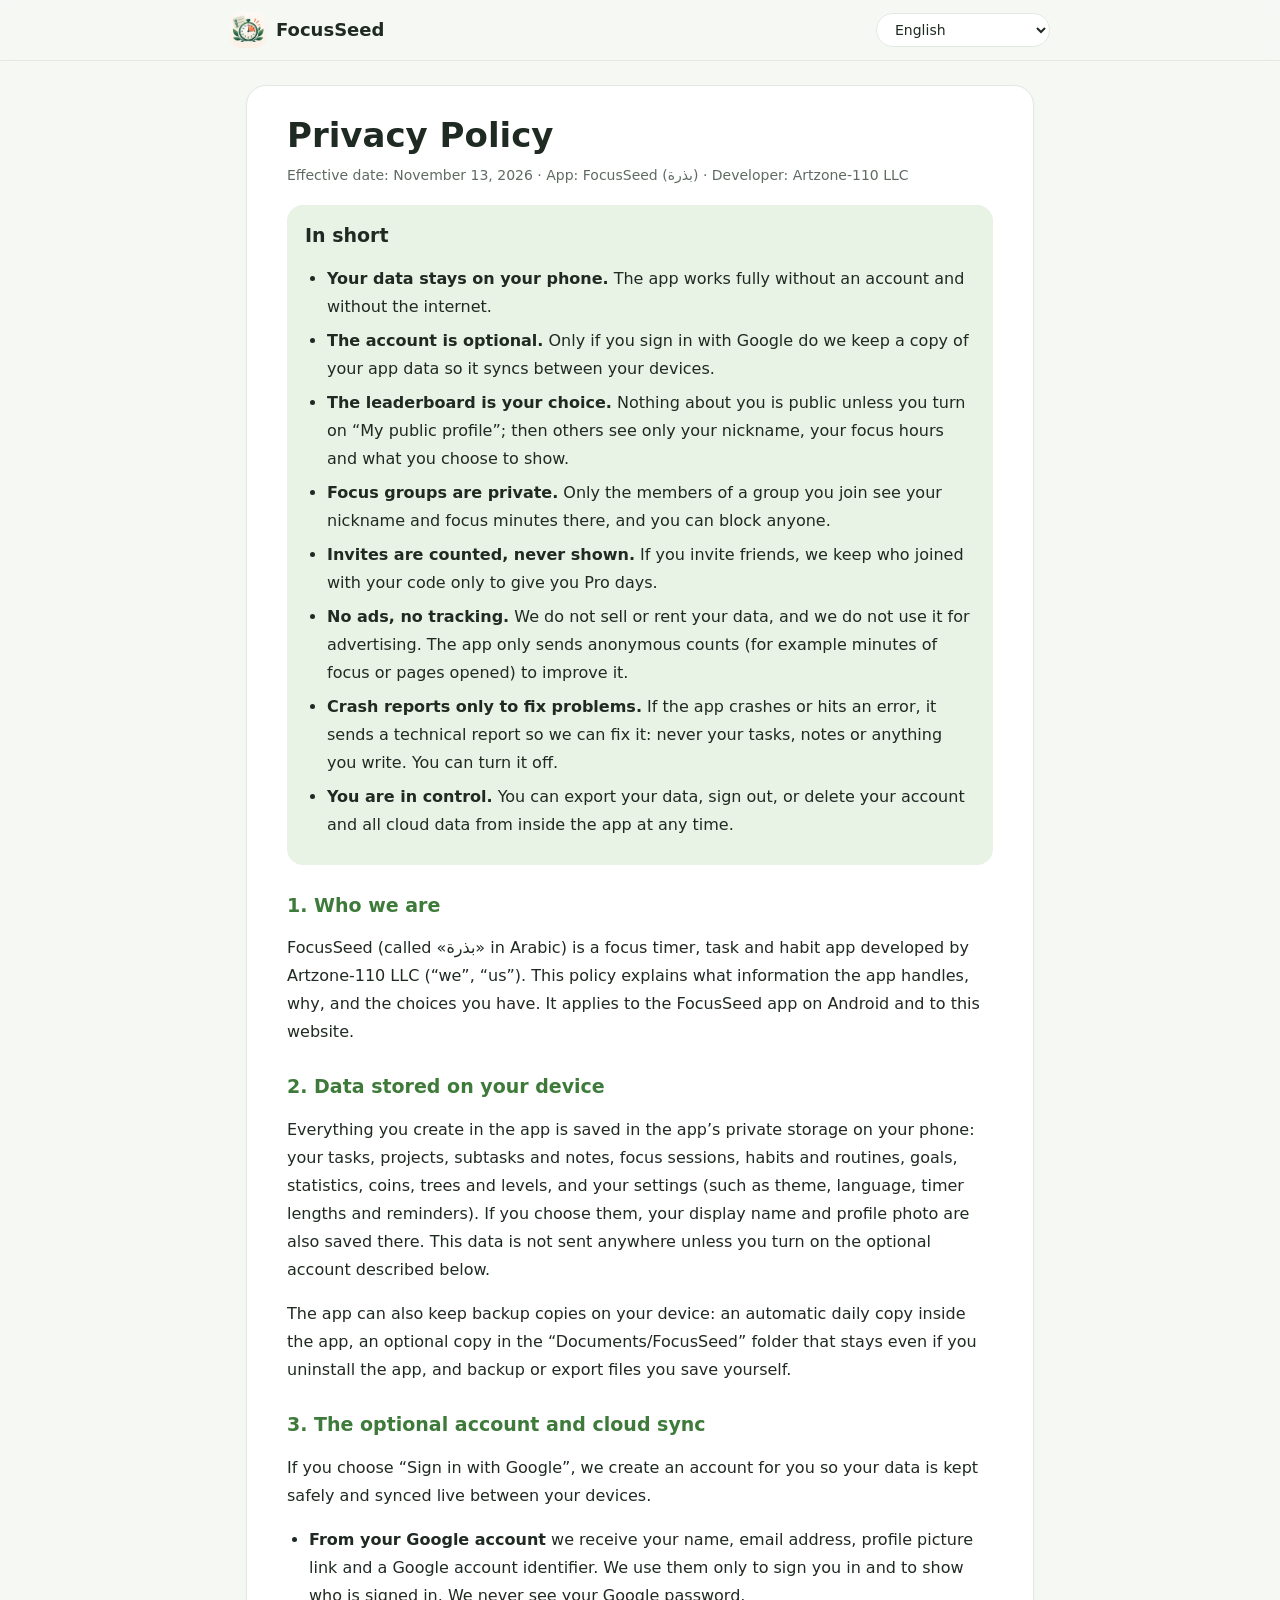
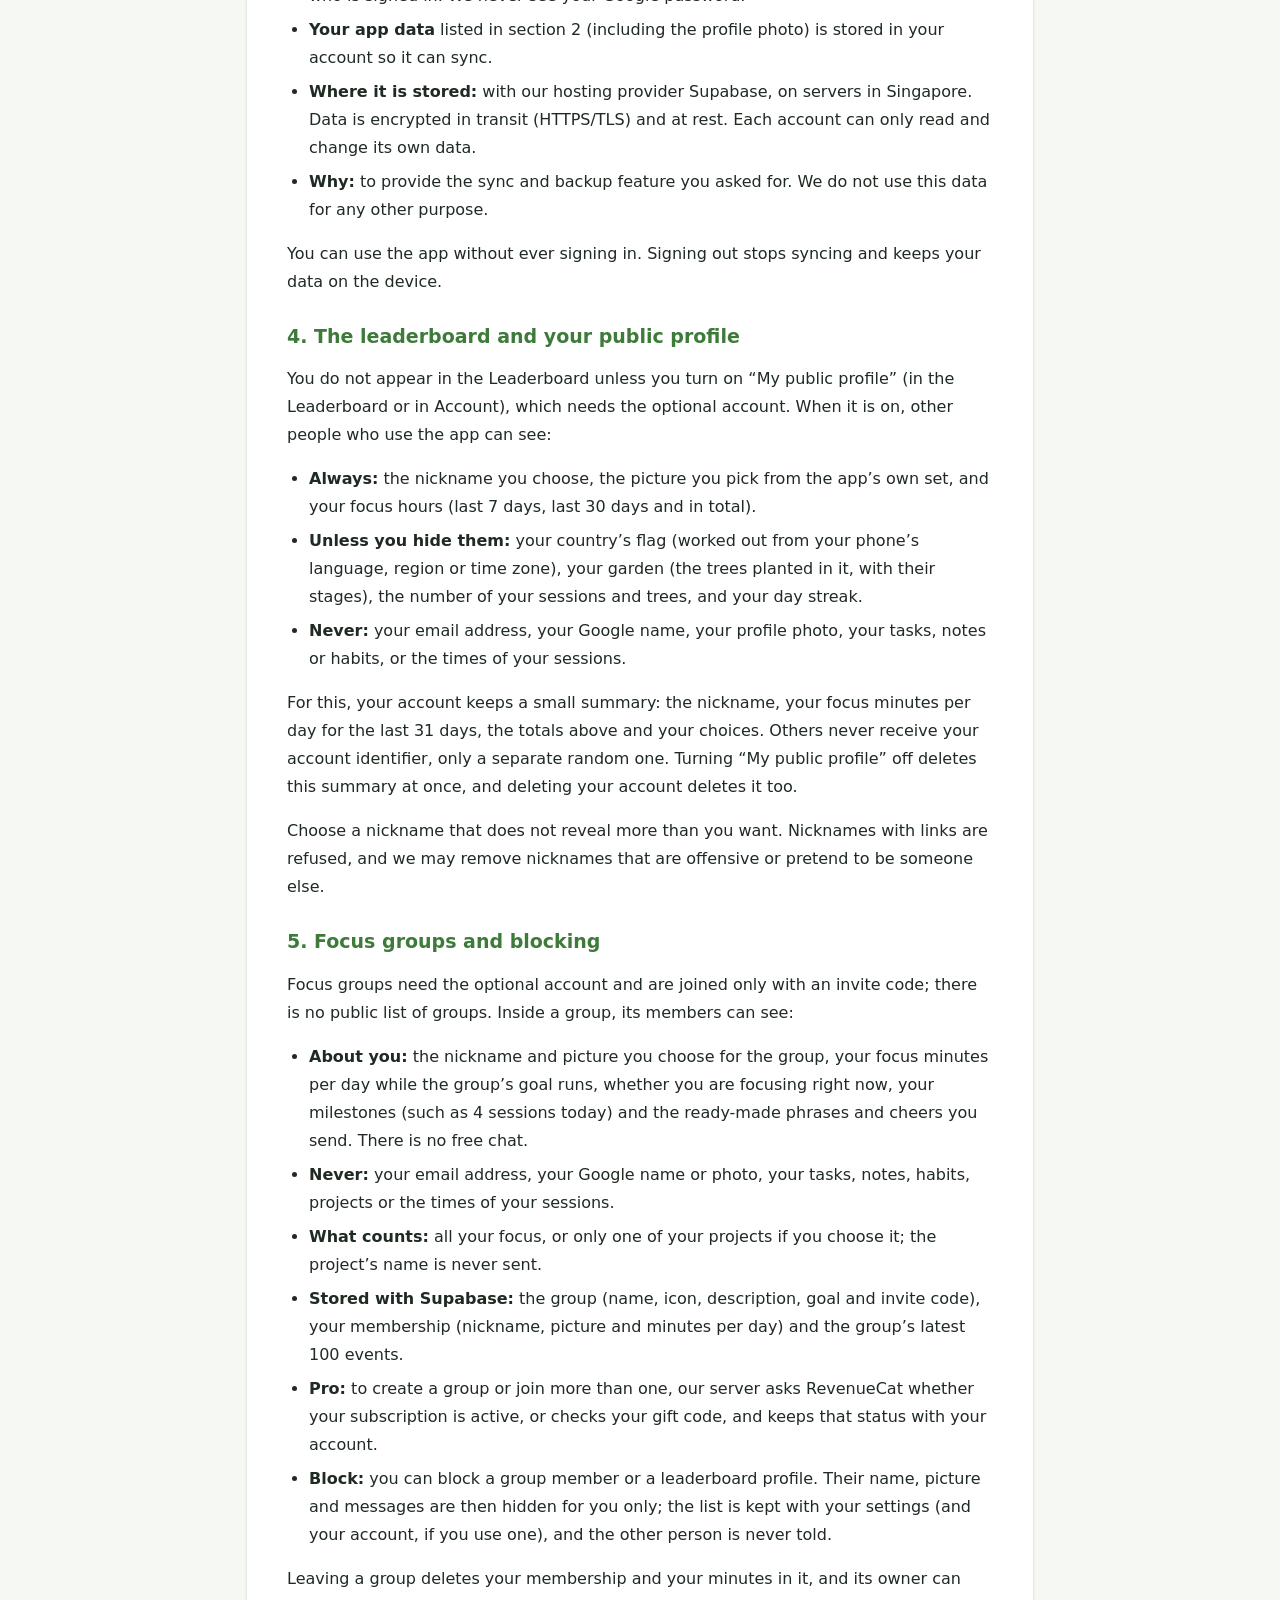
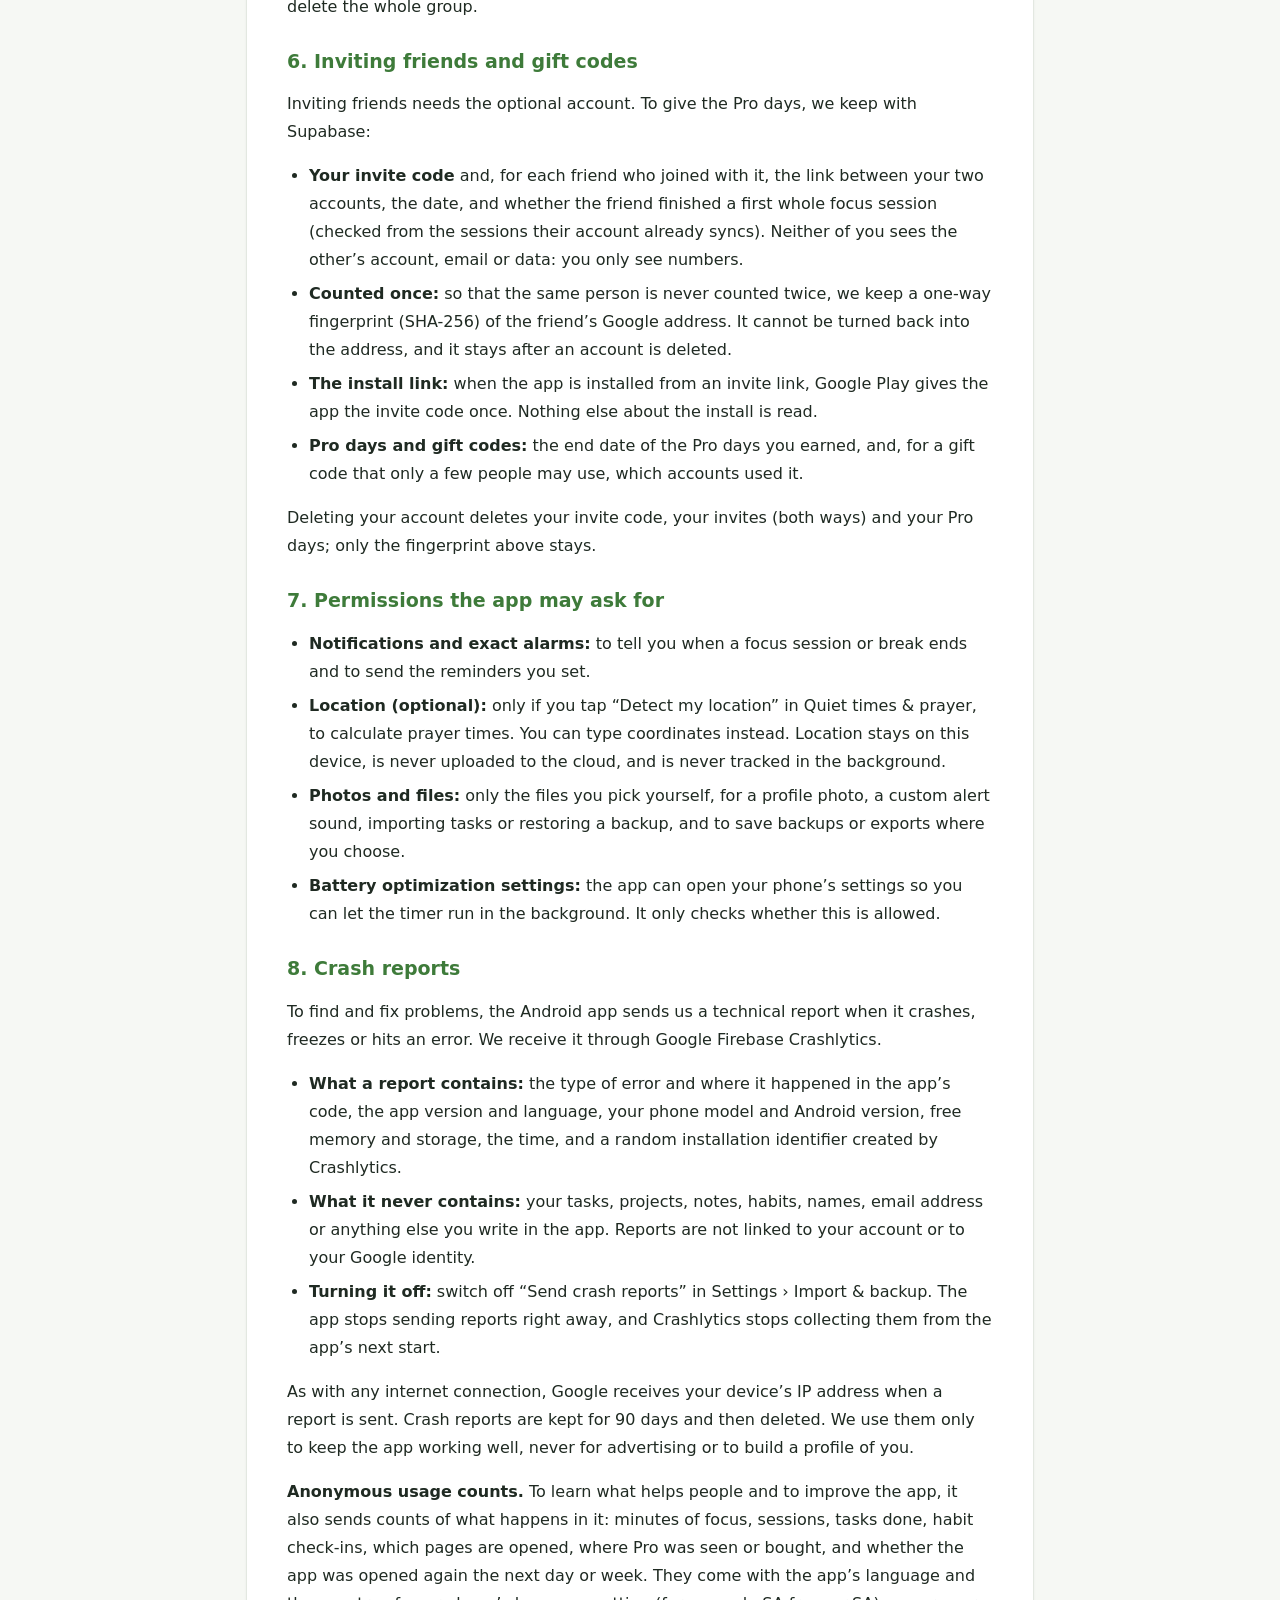
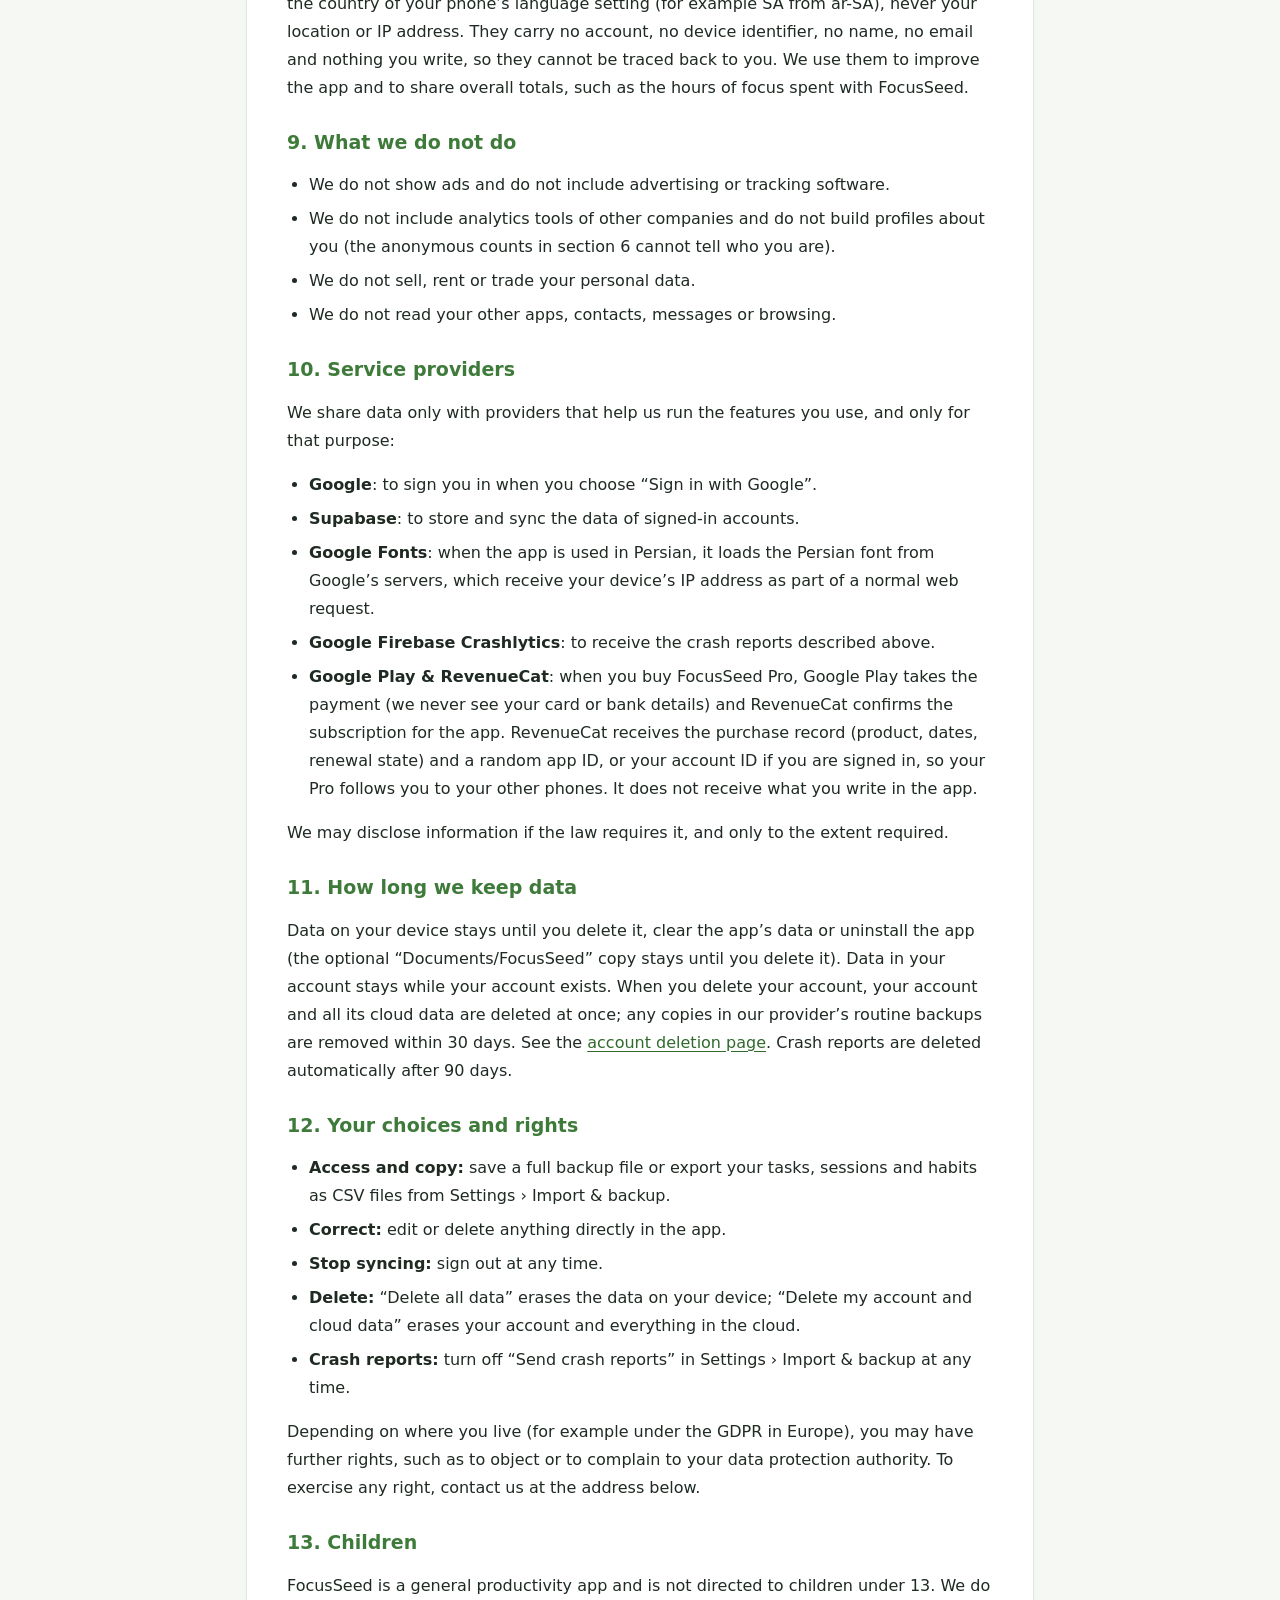
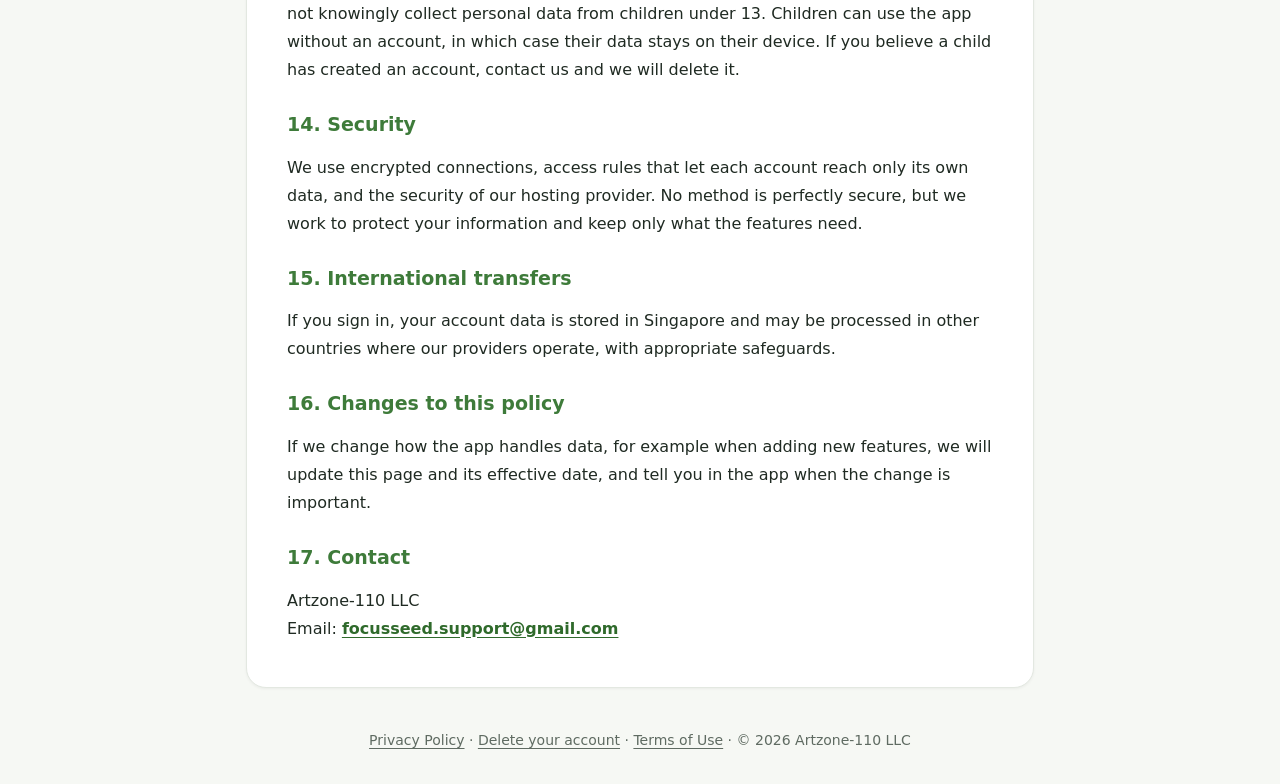
<file: privacy.html>
<!doctype html>
<html lang="en" dir="ltr">
<head>
<meta charset="utf-8">
<meta name="viewport" content="width=device-width, initial-scale=1">
<title data-t-en="Privacy Policy · FocusSeed" data-t-ar="سياسة الخصوصية · بذرة" data-t-es="Política de privacidad · FocusSeed" data-t-fr="Politique de confidentialité · FocusSeed" data-t-pt="Política de Privacidade · FocusSeed" data-t-it="Informativa sulla privacy · FocusSeed" data-t-de="Datenschutzerklärung · FocusSeed" data-t-ru="Политика конфиденциальности · FocusSeed" data-t-tr="Gizlilik Politikası · FocusSeed" data-t-id="Kebijakan Privasi · FocusSeed" data-t-zh="隐私政策 · FocusSeed" data-t-ja="プライバシーポリシー · FocusSeed" data-t-ko="개인정보 처리방침 · FocusSeed" data-t-hi="गोपनीयता नीति · FocusSeed" data-t-ur="رازداری کی پالیسی · FocusSeed" data-t-fa="سیاست حریم خصوصی · FocusSeed">Privacy Policy · FocusSeed</title>
<meta name="description" content="How FocusSeed (بذرة) handles your data: what stays on your device, what the optional account stores, and your choices.">
<link rel="stylesheet" href="site.css">
</head>
<body>
<header class="top">
  <a class="brand" href="index.html"><img src="icon.png" alt="" width="36" height="36"><span data-l="en">FocusSeed</span><span data-l="ar">بذرة</span><span data-l="es">FocusSeed</span><span data-l="fr">FocusSeed</span><span data-l="pt">FocusSeed</span><span data-l="it">FocusSeed</span><span data-l="de">FocusSeed</span><span data-l="ru">FocusSeed</span><span data-l="tr">FocusSeed</span><span data-l="id">FocusSeed</span><span data-l="zh">FocusSeed</span><span data-l="ja">FocusSeed</span><span data-l="ko">FocusSeed</span><span data-l="hi">FocusSeed</span><span data-l="ur">FocusSeed</span><span data-l="fa">FocusSeed</span></a>
  <select class="lang" id="lang" aria-label="Language"><option value="en">English</option><option value="ar">العربية</option><option value="es">Español</option><option value="fr">Français</option><option value="pt">Português</option><option value="it">Italiano</option><option value="de">Deutsch</option><option value="ru">Русский</option><option value="tr">Türkçe</option><option value="id">Bahasa Indonesia</option><option value="zh">简体中文</option><option value="ja">日本語</option><option value="ko">한국어</option><option value="hi">हिन्दी</option><option value="ur">اردو</option><option value="fa">فارسی</option></select>
</header>
<main>
<article data-l="en" lang="en" dir="ltr">
  <h1>Privacy Policy</h1>
  <p class="meta">Effective date: November 13, 2026 · App: FocusSeed (بذرة) · Developer: <bdi class="nw">Artzone-110 LLC</bdi></p>
  <section class="sum"><h2>In short</h2><ul><li><b>Your data stays on your phone.</b> The app works fully without an account and without the internet.</li><li><b>The account is optional.</b> Only if you sign in with Google do we keep a copy of your app data so it syncs between your devices.</li><li><b>The leaderboard is your choice.</b> Nothing about you is public unless you turn on “My public profile”; then others see only your nickname, your focus hours and what you choose to show.</li><li><b>Focus groups are private.</b> Only the members of a group you join see your nickname and focus minutes there, and you can block anyone.</li><li><b>Invites are counted, never shown.</b> If you invite friends, we keep who joined with your code only to give you Pro days.</li><li><b>No ads, no tracking.</b> We do not sell or rent your data, and we do not use it for advertising. The app only sends anonymous counts (for example minutes of focus or pages opened) to improve it.</li><li><b>Crash reports only to fix problems.</b> If the app crashes or hits an error, it sends a technical report so we can fix it: never your tasks, notes or anything you write. You can turn it off.</li><li><b>You are in control.</b> You can export your data, sign out, or delete your account and all cloud data from inside the app at any time.</li></ul></section>
  <h2>1. Who we are</h2>
  <p>FocusSeed (called «بذرة» in Arabic) is a focus timer, task and habit app developed by <bdi class="nw">Artzone-110 LLC</bdi> (“we”, “us”). This policy explains what information the app handles, why, and the choices you have. It applies to the FocusSeed app on Android and to this website.</p>
  <h2>2. Data stored on your device</h2>
  <p>Everything you create in the app is saved in the app’s private storage on your phone: your tasks, projects, subtasks and notes, focus sessions, habits and routines, goals, statistics, coins, trees and levels, and your settings (such as theme, language, timer lengths and reminders). If you choose them, your display name and profile photo are also saved there. This data is not sent anywhere unless you turn on the optional account described below.</p>
  <p>The app can also keep backup copies on your device: an automatic daily copy inside the app, an optional copy in the “Documents/FocusSeed” folder that stays even if you uninstall the app, and backup or export files you save yourself.</p>
  <h2>3. The optional account and cloud sync</h2>
  <p>If you choose “Sign in with Google”, we create an account for you so your data is kept safely and synced live between your devices.</p>
  <ul><li><b>From your Google account</b> we receive your name, email address, profile picture link and a Google account identifier. We use them only to sign you in and to show who is signed in. We never see your Google password.</li><li><b>Your app data</b> listed in section 2 (including the profile photo) is stored in your account so it can sync.</li><li><b>Where it is stored:</b> with our hosting provider Supabase, on servers in Singapore. Data is encrypted in transit (HTTPS/TLS) and at rest. Each account can only read and change its own data.</li><li><b>Why:</b> to provide the sync and backup feature you asked for. We do not use this data for any other purpose.</li></ul>
  <p>You can use the app without ever signing in. Signing out stops syncing and keeps your data on the device.</p>
  <h2>4. The leaderboard and your public profile</h2>
  <p>You do not appear in the Leaderboard unless you turn on “My public profile” (in the Leaderboard or in Account), which needs the optional account. When it is on, other people who use the app can see:</p>
  <ul><li><b>Always:</b> the nickname you choose, the picture you pick from the app’s own set, and your focus hours (last 7 days, last 30 days and in total).</li><li><b>Unless you hide them:</b> your country’s flag (worked out from your phone’s language, region or time zone), your garden (the trees planted in it, with their stages), the number of your sessions and trees, and your day streak.</li><li><b>Never:</b> your email address, your Google name, your profile photo, your tasks, notes or habits, or the times of your sessions.</li></ul>
  <p>For this, your account keeps a small summary: the nickname, your focus minutes per day for the last 31 days, the totals above and your choices. Others never receive your account identifier, only a separate random one. Turning “My public profile” off deletes this summary at once, and deleting your account deletes it too.</p>
  <p>Choose a nickname that does not reveal more than you want. Nicknames with links are refused, and we may remove nicknames that are offensive or pretend to be someone else.</p>
  <h2>5. Focus groups and blocking</h2>
  <p>Focus groups need the optional account and are joined only with an invite code; there is no public list of groups. Inside a group, its members can see:</p>
  <ul><li><b>About you:</b> the nickname and picture you choose for the group, your focus minutes per day while the group’s goal runs, whether you are focusing right now, your milestones (such as 4 sessions today) and the ready-made phrases and cheers you send. There is no free chat.</li><li><b>Never:</b> your email address, your Google name or photo, your tasks, notes, habits, projects or the times of your sessions.</li><li><b>What counts:</b> all your focus, or only one of your projects if you choose it; the project’s name is never sent.</li><li><b>Stored with Supabase:</b> the group (name, icon, description, goal and invite code), your membership (nickname, picture and minutes per day) and the group’s latest 100 events.</li><li><b>Pro:</b> to create a group or join more than one, our server asks RevenueCat whether your subscription is active, or checks your gift code, and keeps that status with your account.</li><li><b>Block:</b> you can block a group member or a leaderboard profile. Their name, picture and messages are then hidden for you only; the list is kept with your settings (and your account, if you use one), and the other person is never told.</li></ul>
  <p>Leaving a group deletes your membership and your minutes in it, and its owner can delete the whole group.</p>
  <h2>6. Inviting friends and gift codes</h2>
  <p>Inviting friends needs the optional account. To give the Pro days, we keep with Supabase:</p>
  <ul><li><b>Your invite code</b> and, for each friend who joined with it, the link between your two accounts, the date, and whether the friend finished a first whole focus session (checked from the sessions their account already syncs). Neither of you sees the other’s account, email or data: you only see numbers.</li><li><b>Counted once:</b> so that the same person is never counted twice, we keep a one-way fingerprint (SHA-256) of the friend’s Google address. It cannot be turned back into the address, and it stays after an account is deleted.</li><li><b>The install link:</b> when the app is installed from an invite link, Google Play gives the app the invite code once. Nothing else about the install is read.</li><li><b>Pro days and gift codes:</b> the end date of the Pro days you earned, and, for a gift code that only a few people may use, which accounts used it.</li></ul>
  <p>Deleting your account deletes your invite code, your invites (both ways) and your Pro days; only the fingerprint above stays.</p>
  <h2>7. Permissions the app may ask for</h2>
  <ul><li><b>Notifications and exact alarms:</b> to tell you when a focus session or break ends and to send the reminders you set.</li><li><b>Location (optional):</b> only if you tap “Detect my location” in Quiet times & prayer, to calculate prayer times. You can type coordinates instead. Location stays on this device, is never uploaded to the cloud, and is never tracked in the background.</li><li><b>Photos and files:</b> only the files you pick yourself, for a profile photo, a custom alert sound, importing tasks or restoring a backup, and to save backups or exports where you choose.</li><li><b>Battery optimization settings:</b> the app can open your phone’s settings so you can let the timer run in the background. It only checks whether this is allowed.</li></ul>
  <h2>8. Crash reports</h2>
  <p>To find and fix problems, the Android app sends us a technical report when it crashes, freezes or hits an error. We receive it through Google Firebase Crashlytics.</p>
  <ul><li><b>What a report contains:</b> the type of error and where it happened in the app’s code, the app version and language, your phone model and Android version, free memory and storage, the time, and a random installation identifier created by Crashlytics.</li><li><b>What it never contains:</b> your tasks, projects, notes, habits, names, email address or anything else you write in the app. Reports are not linked to your account or to your Google identity.</li><li><b>Turning it off:</b> switch off “Send crash reports” in Settings › Import & backup. The app stops sending reports right away, and Crashlytics stops collecting them from the app’s next start.</li></ul>
  <p>As with any internet connection, Google receives your device’s IP address when a report is sent. Crash reports are kept for 90 days and then deleted. We use them only to keep the app working well, never for advertising or to build a profile of you.</p>
  <p><b>Anonymous usage counts.</b> To learn what helps people and to improve the app, it also sends counts of what happens in it: minutes of focus, sessions, tasks done, habit check-ins, which pages are opened, where Pro was seen or bought, and whether the app was opened again the next day or week. They come with the app’s language and the country of your phone’s language setting (for example SA from ar-SA), never your location or IP address. They carry no account, no device identifier, no name, no email and nothing you write, so they cannot be traced back to you. We use them to improve the app and to share overall totals, such as the hours of focus spent with FocusSeed.</p>
  <h2>9. What we do not do</h2>
  <ul><li>We do not show ads and do not include advertising or tracking software.</li><li>We do not include analytics tools of other companies and do not build profiles about you (the anonymous counts in section 6 cannot tell who you are).</li><li>We do not sell, rent or trade your personal data.</li><li>We do not read your other apps, contacts, messages or browsing.</li></ul>
  <h2>10. Service providers</h2>
  <p>We share data only with providers that help us run the features you use, and only for that purpose:</p>
  <ul><li><b>Google</b>: to sign you in when you choose “Sign in with Google”.</li><li><b>Supabase</b>: to store and sync the data of signed-in accounts.</li><li><b>Google Fonts</b>: when the app is used in Persian, it loads the Persian font from Google’s servers, which receive your device’s IP address as part of a normal web request.</li><li><b>Google Firebase Crashlytics</b>: to receive the crash reports described above.</li><li><b>Google Play &amp; RevenueCat</b>: when you buy FocusSeed Pro, Google Play takes the payment (we never see your card or bank details) and RevenueCat confirms the subscription for the app. RevenueCat receives the purchase record (product, dates, renewal state) and a random app ID, or your account ID if you are signed in, so your Pro follows you to your other phones. It does not receive what you write in the app.</li></ul>
  <p>We may disclose information if the law requires it, and only to the extent required.</p>
  <h2>11. How long we keep data</h2>
  <p>Data on your device stays until you delete it, clear the app’s data or uninstall the app (the optional “Documents/FocusSeed” copy stays until you delete it). Data in your account stays while your account exists. When you delete your account, your account and all its cloud data are deleted at once; any copies in our provider’s routine backups are removed within 30 days. See the <a href="delete-account.html">account deletion page</a>. Crash reports are deleted automatically after 90 days.</p>
  <h2>12. Your choices and rights</h2>
  <ul><li><b>Access and copy:</b> save a full backup file or export your tasks, sessions and habits as CSV files from Settings › Import & backup.</li><li><b>Correct:</b> edit or delete anything directly in the app.</li><li><b>Stop syncing:</b> sign out at any time.</li><li><b>Delete:</b> “Delete all data” erases the data on your device; “Delete my account and cloud data” erases your account and everything in the cloud.</li><li><b>Crash reports:</b> turn off “Send crash reports” in Settings › Import & backup at any time.</li></ul>
  <p>Depending on where you live (for example under the GDPR in Europe), you may have further rights, such as to object or to complain to your data protection authority. To exercise any right, contact us at the address below.</p>
  <h2>13. Children</h2>
  <p>FocusSeed is a general productivity app and is not directed to children under 13. We do not knowingly collect personal data from children under 13. Children can use the app without an account, in which case their data stays on their device. If you believe a child has created an account, contact us and we will delete it.</p>
  <h2>14. Security</h2>
  <p>We use encrypted connections, access rules that let each account reach only its own data, and the security of our hosting provider. No method is perfectly secure, but we work to protect your information and keep only what the features need.</p>
  <h2>15. International transfers</h2>
  <p>If you sign in, your account data is stored in Singapore and may be processed in other countries where our providers operate, with appropriate safeguards.</p>
  <h2>16. Changes to this policy</h2>
  <p>If we change how the app handles data, for example when adding new features, we will update this page and its effective date, and tell you in the app when the change is important.</p>
  <h2>17. Contact</h2>
  <p><bdi class="nw">Artzone-110 LLC</bdi><br>Email: <a class="mail" href="mailto:focusseed.support@gmail.com">focusseed.support@gmail.com</a></p>
</article>
<article data-l="ar" lang="ar" dir="rtl">
  <h1>سياسة الخصوصية</h1>
  <p class="meta">تاريخ السريان: 13 نوفمبر 2026 · التطبيق: بذرة (<bdi>FocusSeed</bdi>) · المطوّر: <bdi class="nw">Artzone-110 LLC</bdi></p><p class="tnote">هذه ترجمة للنص الإنجليزي. إن وُجد أي اختلاف بينهما، فالنسخة الإنجليزية هي المعتمدة.</p>
  <section class="sum"><h2>باختصار</h2><ul><li><b>بياناتك تبقى على جوالك.</b> التطبيق يعمل كاملًا بدون حساب وبدون إنترنت.</li><li><b>الحساب اختياري.</b> فقط إن سجّلت الدخول بحساب Google نحتفظ بنسخة من بيانات التطبيق لتتزامن بين أجهزتك.</li><li><b>الظهور في لوحة الصدارة باختيارك.</b> لا يظهر شيء عنك للآخرين ما لم تفعّل «ملفي العام»، وعندها يرون اسمك المستعار وساعات تركيزك وما تختار إظهاره فقط.</li><li><b>مجموعات التركيز خاصة.</b> لا يرى اسمك المستعار ودقائق تركيزك في المجموعة إلا أعضاؤها، وتستطيع حظر أي شخص.</li><li><b>الدعوات تُعَدّ ولا تُعرَض.</b> إن دعوت أصدقاءك، نحفظ من انضم برمزك فقط لنعطيك أيام Pro.</li><li><b>لا إعلانات، ولا تتبع.</b> لا نبيع بياناتك ولا نؤجرها، ولا نستخدمها للإعلانات. يرسل التطبيق أعداداً مجهولة الهوية فقط (مثل دقائق التركيز أو الصفحات التي تُفتح) لنحسّنه.</li><li><b>تقارير الأعطال لإصلاح المشكلات فقط.</b> إذا تعطّل التطبيق أو واجه خطأً، يرسل تقريراً تقنياً لنصلحه، ولا يتضمن أبداً مهامك أو ملاحظاتك أو أي شيء تكتبه. ويمكنك إيقافه.</li><li><b>القرار لك.</b> تستطيع تصدير بياناتك أو تسجيل الخروج أو حذف حسابك وكل بياناتك السحابية من داخل التطبيق في أي وقت.</li></ul></section>
  <h2>1. من نحن</h2>
  <p>«بذرة» (<bdi>FocusSeed</bdi> بالإنجليزية) تطبيق لمؤقت التركيز والمهام والعادات، تطوّره شركة <bdi class="nw">Artzone-110 LLC</bdi> (ويُشار إليها بـ«نحن»). توضح هذه السياسة المعلومات التي يتعامل معها التطبيق، ولماذا، والخيارات المتاحة لك. وهي تنطبق على تطبيق بذرة على أندرويد وعلى هذا الموقع.</p>
  <h2>2. البيانات المحفوظة على جهازك</h2>
  <p>كل ما تنشئه في التطبيق يُحفظ في التخزين الخاص بالتطبيق على جوالك: مهامك ومشاريعك ومهامها الفرعية وملاحظاتها، وجلسات التركيز، والعادات والروتين، والأهداف، والإحصائيات، والعملات والأشجار والمستويات، وإعداداتك (كالثيم واللغة ومدد المؤقت والتذكيرات). وإن اخترتهما، يُحفظ هناك أيضًا اسمك الظاهر وصورة ملفك الشخصي. لا تُرسل هذه البيانات إلى أي جهة إلا إذا فعّلت الحساب الاختياري الموضّح أدناه.</p>
  <p>ويمكن للتطبيق أن يحتفظ بنسخ احتياطية على جهازك: نسخة تلقائية يومية داخل التطبيق، ونسخة اختيارية في مجلد «المستندات/FocusSeed» تبقى حتى لو حذفت التطبيق، وملفات النسخ أو التصدير التي تحفظها بنفسك.</p>
  <h2>3. الحساب الاختياري والمزامنة السحابية</h2>
  <p>إن اخترت «تسجيل الدخول بـ Google» ننشئ لك حسابًا لتُحفظ بياناتك بأمان وتتزامن لحظيًا بين أجهزتك.</p>
  <ul><li><b>من حسابك في Google</b> نستلم اسمك وبريدك الإلكتروني ورابط صورة ملفك ومعرّفًا لحسابك في Google. نستخدمها فقط لتسجيل دخولك وإظهار الحساب المسجَّل. ولا نطّلع أبدًا على كلمة مرور Google.</li><li><b>بيانات التطبيق</b> المذكورة في البند 2 (ومنها صورة الملف الشخصي) تُحفظ في حسابك لتتم مزامنتها.</li><li><b>مكان الحفظ:</b> لدى مزوّد الاستضافة Supabase، على خوادم في سنغافورة. البيانات مشفّرة أثناء النقل (HTTPS/TLS) وأثناء التخزين، وكل حساب لا يستطيع قراءة أو تعديل إلا بياناته.</li><li><b>الغرض:</b> تقديم خدمة المزامنة والنسخ الاحتياطي التي طلبتها، ولا نستخدم هذه البيانات لأي غرض آخر.</li></ul>
  <p>تستطيع استخدام التطبيق دون أن تسجّل الدخول أبدًا. وتسجيل الخروج يوقف المزامنة ويُبقي بياناتك على الجهاز.</p>
  <h2>4. لوحة الصدارة وملفك العام</h2>
  <p>لا تظهر في لوحة الصدارة إلا إذا فعّلت «ملفي العام» (من لوحة الصدارة أو من صفحة الحساب)، وهذا يحتاج إلى الحساب الاختياري. عند تفعيله يستطيع مستخدمو التطبيق الآخرون رؤية:</p>
  <ul><li><b>دائمًا:</b> الاسم المستعار الذي تختاره، والصورة التي تختارها من مجموعة التطبيق، وساعات تركيزك (آخر 7 أيام، وآخر 30 يومًا، والإجمالي).</li><li><b>ما لم تُخفِها:</b> علم بلدك (يُستنتج من لغة هاتفك أو منطقته أو منطقته الزمنية)، وحديقتك (بما فيها من أشجار ومراحل نموها)، وعدد جلساتك وأشجارك، وسلسلة أيامك.</li><li><b>أبدًا:</b> بريدك الإلكتروني، واسمك في Google، وصورتك الشخصية، ومهامك وملاحظاتك وعاداتك، وأوقات جلساتك.</li></ul>
  <p>لهذا الغرض يحفظ حسابك ملخصًا صغيرًا: الاسم المستعار، ودقائق تركيزك في كل يوم من آخر 31 يومًا، والمجاميع المذكورة أعلاه، واختياراتك. لا يحصل الآخرون أبدًا على معرّف حسابك، بل على معرّف عشوائي منفصل. إيقاف «ملفي العام» يحذف هذا الملخص فورًا، وحذف حسابك يحذفه كذلك.</p>
  <p>اختر اسمًا مستعارًا لا يكشف عنك أكثر مما تريد. تُرفض الأسماء التي تحتوي على روابط، ويحق لنا إزالة الأسماء المسيئة أو التي تنتحل شخصية غيرك.</p>
  <h2>5. مجموعات التركيز والحظر</h2>
  <p>تحتاج مجموعات التركيز الحساب الاختياري، ولا يُنضم إليها إلا برمز دعوة؛ فلا توجد قائمة عامة بالمجموعات. داخل المجموعة يرى أعضاؤها:</p>
  <ul><li><b>عنك:</b> اللقب والصورة اللذين تختارهما للمجموعة، ودقائق تركيزك في كل يوم طوال مدة هدفها، وهل تركّز الآن، وإنجازاتك (مثل 4 جلسات اليوم)، والعبارات الجاهزة والتشجيعات التي ترسلها. لا توجد محادثة مكتوبة.</li><li><b>أبداً:</b> بريدك الإلكتروني، واسمك أو صورتك في Google، ومهامك وملاحظاتك وعاداتك ومشاريعك وأوقات جلساتك.</li><li><b>ما يُحسب:</b> كل تركيزك، أو مشروع واحد من مشاريعك إن اخترته؛ واسم المشروع لا يُرسل أبداً.</li><li><b>ما يُحفظ لدى Supabase:</b> المجموعة (الاسم والأيقونة والوصف والهدف ورمز الدعوة)، وعضويتك (اللقب والصورة والدقائق لكل يوم)، وآخر 100 حدث في المجموعة.</li><li><b>Pro:</b> لإنشاء مجموعة أو الانضمام لأكثر من واحدة، يسأل خادمنا RevenueCat هل اشتراكك فعّال، أو يتحقق من رمز الهدية، ويحفظ هذه الحالة مع حسابك.</li><li><b>الحظر:</b> تستطيع حظر عضو في مجموعة أو ملف في لوحة الصدارة، فيُخفى اسمه وصورته ورسائله عنك وحدك. تُحفظ القائمة مع إعداداتك (ومع حسابك إن كنت تستخدمه)، ولا يُبلَّغ الشخص بذلك أبداً.</li></ul>
  <p>مغادرة المجموعة تحذف عضويتك ودقائقك فيها، ويستطيع مالكها حذف المجموعة كلها.</p>
  <h2>6. دعوة الأصدقاء وأكواد الهدايا</h2>
  <p>دعوة الأصدقاء تحتاج الحساب الاختياري. ولنعطي أيام Pro نحفظ لدى Supabase:</p>
  <ul><li><b>رمز دعوتك</b>، ولكل صديق انضم به: الربط بين حسابيكما، والتاريخ، وهل أكمل الصديق أول جلسة تركيز كاملة (نتحقق من ذلك من الجلسات التي يزامنها حسابه أصلاً). لا يرى أيٌّ منكما حساب الآخر ولا بريده ولا بياناته، بل أرقاماً فقط.</li><li><b>يُحسب مرة واحدة:</b> حتى لا يُحسب الشخص نفسه مرتين، نحفظ بصمة باتجاه واحد (SHA-256) لعنوان Google الخاص بالصديق. لا يمكن إرجاعها إلى العنوان، وتبقى بعد حذف الحساب.</li><li><b>رابط التثبيت:</b> عند تثبيت التطبيق من رابط دعوة، تعطي Google Play التطبيقَ رمز الدعوة مرة واحدة. ولا يُقرأ شيء آخر عن التثبيت.</li><li><b>أيام Pro وأكواد الهدايا:</b> تاريخ انتهاء أيام Pro التي كسبتها، وللكود الذي لا يستعمله إلا عدد قليل من الناس: الحسابات التي استعملته.</li></ul>
  <p>حذف حسابك يحذف رمز دعوتك ودعواتك (في الاتجاهين) وأيام Pro؛ وتبقى البصمة المذكورة أعلاه فقط.</p>
  <h2>7. الأذونات التي قد يطلبها التطبيق</h2>
  <ul><li><b>الإشعارات والمنبّهات الدقيقة:</b> لتنبيهك بانتهاء جلسة التركيز أو الاستراحة، ولإرسال التذكيرات التي تضبطها.</li><li><b>الموقع (اختياري):</b> فقط إن ضغطت «تحديد موقعي تلقائياً» في أوقات التوقف والصلاة، لحساب مواقيت الصلاة. ويمكنك إدخال الإحداثيات يدويًا بدلًا من ذلك. الموقع يبقى على هذا الجهاز فقط، ولا يُرفع إلى السحابة، ولا يُتتبَّع في الخلفية أبدًا.</li><li><b>الصور والملفات:</b> فقط الملفات التي تختارها بنفسك: صورة الملف الشخصي، أو صوت تنبيه مخصص، أو استيراد المهام، أو استعادة نسخة احتياطية، ولحفظ النسخ أو ملفات التصدير حيث تختار.</li><li><b>إعدادات تحسين البطارية:</b> يستطيع التطبيق فتح إعدادات جوالك لتسمح للمؤقت بالعمل في الخلفية، ويكتفي بفحص هل هذا مسموح.</li></ul>
  <h2>8. تقارير الأعطال</h2>
  <p>لكي نكتشف المشكلات ونصلحها، يرسل إلينا تطبيق أندرويد تقريراً تقنياً عندما يتعطّل أو يتجمّد أو يواجه خطأً. نستقبل هذا التقرير عبر خدمة Google Firebase Crashlytics.</p>
  <ul><li><b>ما يتضمنه التقرير:</b> نوع الخطأ ومكان حدوثه في شيفرة التطبيق، ونسخة التطبيق ولغته، وطراز هاتفك ونسخة أندرويد، والذاكرة والمساحة المتاحتان، ووقت حدوثه، ومعرّف تثبيت عشوائي تنشئه Crashlytics.</li><li><b>ما لا يتضمنه أبداً:</b> مهامك ومشاريعك وملاحظاتك وعاداتك، والأسماء، وبريدك الإلكتروني، وأي شيء آخر تكتبه في التطبيق. ولا ترتبط التقارير بحسابك ولا بهويتك في Google.</li><li><b>إيقافه:</b> أوقف خيار «إرسال تقارير الأعطال» من الإعدادات ← الاستيراد والنسخ الاحتياطي. يتوقف التطبيق عن إرسال التقارير فوراً، وتتوقف Crashlytics عن جمعها ابتداءً من التشغيل التالي للتطبيق.</li></ul>
  <p>كما في أي اتصال بالإنترنت، تتلقى Google عنوان IP الخاص بجهازك عند إرسال التقرير. تُحفظ تقارير الأعطال 90 يوماً ثم تُحذف. ونستخدمها فقط لنحافظ على عمل التطبيق جيداً، ولا نستخدمها أبداً للإعلانات أو لبناء ملف تعريفي عنك.</p>
  <p><b>أعداد استخدام مجهولة الهوية.</b> لنعرف ما يفيد الناس ونحسّن التطبيق، يرسل أيضاً أعداداً لما يحدث فيه: دقائق التركيز، والجلسات، والمهام المنجزة، وأيام العادات، والصفحات التي تُفتح، وأين رُئي اشتراك Pro أو اشتُري، وهل فُتح التطبيق من جديد في اليوم التالي أو بعد أسبوع. تصل مع لغة التطبيق وبلد إعداد لغة هاتفك (مثلاً SA من ar-SA)، لا موقعك ولا عنوان IP. ولا تحمل حساباً ولا معرّفاً للجهاز ولا اسماً ولا بريداً ولا شيئاً مما تكتبه، فلا يمكن ربطها بك. نستخدمها لتحسين التطبيق ولنشر أرقام إجمالية، مثل عدد ساعات التركيز التي قُضيت مع «بذرة».</p>
  <h2>9. ما لا نفعله</h2>
  <ul><li>لا نعرض إعلانات، ولا يحتوي التطبيق على أي برمجيات إعلانية أو برمجيات تتبع.</li><li>لا نستخدم أدوات تحليل من شركات أخرى، ولا نبني ملفات تعريفية عنك (الأعداد المجهولة في القسم 6 لا تكشف من أنت).</li><li>لا نبيع بياناتك الشخصية ولا نؤجرها ولا نتاجر بها.</li><li>لا نطّلع على تطبيقاتك الأخرى أو جهات اتصالك أو رسائلك أو تصفحك.</li></ul>
  <h2>10. مزوّدو الخدمة</h2>
  <p>لا نشارك البيانات إلا مع مزوّدين يساعدوننا على تشغيل الميزات التي تستخدمها، ولهذا الغرض وحده:</p>
  <ul><li><b>Google</b>: لتسجيل دخولك حين تختار «تسجيل الدخول بـ Google».</li><li><b>Supabase</b>: لحفظ بيانات الحسابات المسجّلة ومزامنتها.</li><li><b>Google Fonts</b>: عند استخدام التطبيق بالفارسية، يحمّل الخط الفارسي من خوادم Google، التي تستلم عنوان IP لجهازك كجزء من أي طلب ويب عادي.</li><li><b>Google Firebase Crashlytics</b>: لاستقبال تقارير الأعطال الموضحة أعلاه.</li><li><b>Google Play &amp; RevenueCat</b>: حين تشترك في بذرة Pro تتولى Google Play عملية الدفع (لا نرى بطاقتك ولا بياناتك البنكية أبداً)، وتؤكد RevenueCat الاشتراك للتطبيق. تتسلم RevenueCat سجل الشراء (المنتج والتواريخ وحالة التجديد) ومعرّفاً عشوائياً للتطبيق، أو معرّف حسابك إن كنت مسجّلاً الدخول، ليتبعك Pro إلى هواتفك الأخرى. ولا تتسلم شيئاً مما تكتبه في التطبيق.</li></ul>
  <p>وقد نفصح عن معلومات إذا ألزمنا القانون بذلك، وفي حدود ما يلزم فقط.</p>
  <h2>11. مدة الاحتفاظ بالبيانات</h2>
  <p>البيانات على جهازك تبقى حتى تحذفها أو تمسح بيانات التطبيق أو تزيله، أما النسخة الاختيارية في «المستندات/FocusSeed» فتبقى حتى تحذفها بنفسك. والبيانات في حسابك تبقى ما دام الحساب موجودًا. وعند حذف حسابك يُحذف الحساب وكل بياناته السحابية فورًا، وأي نسخ في النسخ الاحتياطية الدورية لمزوّدنا تُزال خلال 30 يومًا. راجع <a href="delete-account.html">صفحة حذف الحساب</a>. وتُحذف تقارير الأعطال تلقائياً بعد 90 يوماً.</p>
  <h2>12. خياراتك وحقوقك</h2>
  <ul><li><b>الاطلاع والنسخ:</b> احفظ نسخة احتياطية كاملة كملف، أو صدّر مهامك وجلساتك وعاداتك كملفات CSV من الإعدادات ← الاستيراد والنسخ الاحتياطي.</li><li><b>التصحيح:</b> عدّل أو احذف أي شيء مباشرة في التطبيق.</li><li><b>إيقاف المزامنة:</b> سجّل الخروج في أي وقت.</li><li><b>الحذف:</b> «حذف جميع البيانات» يمسح ما على جهازك، و«احذف حسابي وبياناتي من السحابة» يحذف حسابك وكل ما في السحابة.</li><li><b>تقارير الأعطال:</b> أوقف «إرسال تقارير الأعطال» من الإعدادات ← الاستيراد والنسخ الاحتياطي في أي وقت.</li></ul>
  <p>وبحسب مكان إقامتك (مثل اللائحة الأوروبية GDPR) قد تكون لك حقوق إضافية، كالاعتراض أو تقديم شكوى لهيئة حماية البيانات. ولممارسة أي حق، تواصل معنا على العنوان أدناه.</p>
  <h2>13. الأطفال</h2>
  <p>بذرة تطبيق عام للإنتاجية، وليس موجّهًا للأطفال دون 13 عامًا، ولا نجمع عن قصد بيانات شخصية منهم. ويمكن للأطفال استخدام التطبيق دون حساب، فتبقى بياناتهم على أجهزتهم. وإن علمت أن طفلًا أنشأ حسابًا فتواصل معنا لنحذفه.</p>
  <h2>14. الأمان</h2>
  <p>نستخدم اتصالات مشفّرة، وقواعد وصول تمنع أي حساب من الوصول إلا لبياناته، إضافة إلى حماية مزوّد الاستضافة. لا توجد وسيلة آمنة تمامًا، لكننا نحرص على حماية معلوماتك، ولا نحتفظ إلا بما تحتاجه الميزات.</p>
  <h2>15. نقل البيانات بين الدول</h2>
  <p>إن سجّلت الدخول تُحفظ بيانات حسابك في سنغافورة، وقد تُعالج في دول أخرى يعمل فيها مزوّدونا، مع ضمانات مناسبة.</p>
  <h2>16. التغييرات على هذه السياسة</h2>
  <p>إن غيّرنا طريقة تعامل التطبيق مع البيانات، كأن نضيف ميزات جديدة، فسنحدّث هذه الصفحة وتاريخ سريانها، ونخبرك داخل التطبيق إن كان التغيير مهمًا.</p>
  <h2>17. التواصل</h2>
  <p><bdi class="nw">Artzone-110 LLC</bdi><br>البريد: <a class="mail" href="mailto:focusseed.support@gmail.com">focusseed.support@gmail.com</a></p>
</article>
<article data-l="es" lang="es" dir="ltr">
  <h1>Política de privacidad</h1>
  <p class="meta">Fecha de entrada en vigor: 13 de noviembre de 2026 · App: FocusSeed (بذرة) · Desarrollador: <bdi class="nw">Artzone-110 LLC</bdi></p><p class="tnote">Esta es una traducción del texto en inglés. Si hubiera alguna diferencia entre ambos, prevalece la versión en inglés.</p>
  <section class="sum"><h2>En resumen</h2><ul><li><b>Tus datos se quedan en tu teléfono.</b> La app funciona por completo sin cuenta y sin internet.</li><li><b>La cuenta es opcional.</b> Solo si inicias sesión con Google guardamos una copia de los datos de la app para sincronizarlos entre tus dispositivos.</li><li><b>Aparecer en la clasificación es tu decisión.</b> Nada sobre ti es público a menos que actives «Mi perfil público»; entonces los demás solo ven tu apodo, tus horas de enfoque y lo que elijas mostrar.</li><li><b>Los grupos de enfoque son privados.</b> Solo los miembros de un grupo al que te unes ven ahí tu apodo y tus minutos de enfoque, y puedes bloquear a cualquiera.</li><li><b>Las invitaciones se cuentan, nunca se muestran.</b> Si invitas a amigos, guardamos quién entró con tu código solo para darte días de Pro.</li><li><b>Sin anuncios, sin rastreo.</b> No vendemos ni alquilamos tus datos, ni los usamos para publicidad. La app solo envía recuentos anónimos (por ejemplo, minutos de enfoque o páginas abiertas) para mejorarla.</li><li><b>Informes de errores solo para arreglar problemas.</b> Si la app falla o encuentra un error, envía un informe técnico para que lo corrijamos: nunca tus tareas, notas ni nada de lo que escribes. Puedes desactivarlo.</li><li><b>Tú decides.</b> Puedes exportar tus datos, cerrar sesión o eliminar tu cuenta y todos tus datos en la nube desde la app cuando quieras.</li></ul></section>
  <h2>1. Quiénes somos</h2>
  <p>FocusSeed (llamada «بذرة» en árabe) es una app de temporizador de enfoque, tareas y hábitos desarrollada por <bdi class="nw">Artzone-110 LLC</bdi> («nosotros»). Esta política explica qué información trata la app, por qué y qué opciones tienes. Se aplica a la app FocusSeed para Android y a este sitio web.</p>
  <h2>2. Datos guardados en tu dispositivo</h2>
  <p>Todo lo que creas en la app se guarda en el almacenamiento privado de la app en tu teléfono: tus tareas, proyectos, subtareas y notas, sesiones de enfoque, hábitos y rutinas, metas, estadísticas, monedas, árboles y niveles, y tus ajustes (como el tema, el idioma, la duración del temporizador y los recordatorios). Si los eliges, también se guardan ahí tu nombre visible y tu foto de perfil. Estos datos no se envían a ningún sitio salvo que actives la cuenta opcional descrita más abajo.</p>
  <p>La app también puede guardar copias de seguridad en tu dispositivo: una copia automática diaria dentro de la app, una copia opcional en la carpeta «Documents/FocusSeed» que se conserva aunque desinstales la app, y los archivos de copia o exportación que guardes tú.</p>
  <h2>3. La cuenta opcional y la sincronización en la nube</h2>
  <p>Si eliges «Iniciar sesión con Google», creamos una cuenta para ti, de modo que tus datos se guarden de forma segura y se sincronicen al instante entre tus dispositivos.</p>
  <ul><li><b>De tu cuenta de Google</b> recibimos tu nombre, tu dirección de correo, el enlace de tu foto de perfil y un identificador de tu cuenta de Google. Solo los usamos para iniciar tu sesión y mostrar quién la ha iniciado. Nunca vemos tu contraseña de Google.</li><li><b>Los datos de la app</b> enumerados en el apartado 2 (incluida la foto de perfil) se guardan en tu cuenta para poder sincronizarlos.</li><li><b>Dónde se guardan:</b> en nuestro proveedor de alojamiento Supabase, en servidores de Singapur. Los datos se cifran en tránsito (HTTPS/TLS) y en reposo. Cada cuenta solo puede leer y modificar sus propios datos.</li><li><b>Para qué:</b> para ofrecer la sincronización y la copia de seguridad que has solicitado. No usamos estos datos para ningún otro fin.</li></ul>
  <p>Puedes usar la app sin iniciar sesión nunca. Al cerrar sesión se detiene la sincronización y tus datos se quedan en el dispositivo.</p>
  <h2>4. La clasificación y tu perfil público</h2>
  <p>No apareces en la Clasificación a menos que actives «Mi perfil público» (en la Clasificación o en Cuenta), lo que requiere la cuenta opcional. Cuando está activado, otras personas que usan la app pueden ver:</p>
  <ul><li><b>Siempre:</b> el apodo que elijas, la imagen que escojas del conjunto de la app y tus horas de enfoque (últimos 7 días, últimos 30 días y en total).</li><li><b>Salvo que los ocultes:</b> la bandera de tu país (deducida del idioma, la región o la zona horaria de tu teléfono), tu jardín (los árboles plantados en él, con sus etapas), el número de tus sesiones y árboles, y tu racha de días.</li><li><b>Nunca:</b> tu correo electrónico, tu nombre de Google, tu foto de perfil, tus tareas, notas o hábitos, ni las horas de tus sesiones.</li></ul>
  <p>Para ello, tu cuenta guarda un pequeño resumen: el apodo, tus minutos de enfoque por día de los últimos 31 días, los totales anteriores y tus elecciones. Los demás nunca reciben el identificador de tu cuenta, solo otro identificador aleatorio. Al desactivar «Mi perfil público» este resumen se borra al instante, y también se borra si eliminas tu cuenta.</p>
  <p>Elige un apodo que no revele más de lo que quieras. Se rechazan los apodos con enlaces, y podemos eliminar apodos ofensivos o que suplanten a otra persona.</p>
  <h2>5. Grupos de enfoque y bloqueo</h2>
  <p>Los grupos de enfoque necesitan la cuenta opcional y solo se entra con un código de invitación; no hay una lista pública de grupos. Dentro de un grupo, sus miembros pueden ver:</p>
  <ul><li><b>Sobre ti:</b> el apodo y la imagen que eliges para el grupo, tus minutos de enfoque por día mientras dura su meta, si estás concentrado ahora, tus logros (como 4 sesiones hoy) y las frases y ánimos predefinidos que envías. No hay chat libre.</li><li><b>Nunca:</b> tu correo, tu nombre o foto de Google, tus tareas, notas, hábitos, proyectos ni las horas de tus sesiones.</li><li><b>Qué cuenta:</b> todo tu enfoque, o solo uno de tus proyectos si lo eliges; el nombre del proyecto nunca se envía.</li><li><b>Guardado en Supabase:</b> el grupo (nombre, icono, descripción, meta y código), tu membresía (apodo, imagen y minutos por día) y los últimos 100 eventos del grupo.</li><li><b>Pro:</b> para crear un grupo o unirte a más de uno, nuestro servidor pregunta a RevenueCat si tu suscripción está activa, o comprueba tu código de regalo, y guarda ese estado con tu cuenta.</li><li><b>Bloquear:</b> puedes bloquear a un miembro de un grupo o un perfil de la clasificación. Su nombre, foto y mensajes se ocultan solo para ti; la lista se guarda con tus ajustes (y tu cuenta, si usas una) y la otra persona nunca se entera.</li></ul>
  <p>Salir de un grupo borra tu membresía y tus minutos en él, y su dueño puede borrar el grupo entero.</p>
  <h2>6. Invitar amigos y códigos de regalo</h2>
  <p>Invitar amigos requiere la cuenta opcional. Para dar los días de Pro, guardamos en Supabase:</p>
  <ul><li><b>Tu código de invitación</b> y, por cada amigo que entró con él, el vínculo entre vuestras dos cuentas, la fecha y si terminó una primera sesión de enfoque completa (comprobado con las sesiones que su cuenta ya sincroniza). Ninguno ve la cuenta, el correo ni los datos del otro: solo ves números.</li><li><b>Se cuenta una vez:</b> para que nadie se cuente dos veces, guardamos una huella de un solo sentido (SHA-256) de la dirección de Google del amigo. No se puede convertir de nuevo en la dirección y se conserva aunque se borre la cuenta.</li><li><b>El enlace de instalación:</b> si la app se instala desde un enlace de invitación, Google Play le da el código una vez. No se lee nada más de la instalación.</li><li><b>Días de Pro y códigos de regalo:</b> la fecha de fin de los días de Pro que ganaste y, para un código que solo pueden usar unas pocas personas, qué cuentas lo usaron.</li></ul>
  <p>Al borrar tu cuenta se borran tu código, tus invitaciones (en ambos sentidos) y tus días de Pro; solo queda la huella indicada.</p>
  <h2>7. Permisos que la app puede pedir</h2>
  <ul><li><b>Notificaciones y alarmas exactas:</b> para avisarte cuando termina una sesión de enfoque o un descanso, y para enviar los recordatorios que configures.</li><li><b>Ubicación (opcional):</b> solo si tocas «Detectar mi ubicación» en Pausas y oración, para calcular los horarios de oración. También puedes escribir las coordenadas. La ubicación se queda en este dispositivo, nunca se sube a la nube y nunca se rastrea en segundo plano.</li><li><b>Fotos y archivos:</b> solo los archivos que eliges tú, para la foto de perfil, un sonido de aviso personalizado, importar tareas o restaurar una copia, y para guardar copias o exportaciones donde elijas.</li><li><b>Ajustes de optimización de batería:</b> la app puede abrir los ajustes de tu teléfono para que permitas que el temporizador funcione en segundo plano. Solo comprueba si está permitido.</li></ul>
  <h2>8. Informes de errores</h2>
  <p>Para encontrar y corregir problemas, la app de Android nos envía un informe técnico cuando se cierra inesperadamente, se bloquea o encuentra un error. Lo recibimos a través de Google Firebase Crashlytics.</p>
  <ul><li><b>Qué contiene un informe:</b> el tipo de error y dónde ocurrió en el código de la app, la versión y el idioma de la app, el modelo de tu teléfono y la versión de Android, la memoria y el almacenamiento libres, la hora y un identificador de instalación aleatorio creado por Crashlytics.</li><li><b>Qué nunca contiene:</b> tus tareas, proyectos, notas, hábitos, nombres, dirección de correo ni nada más de lo que escribes en la app. Los informes no están vinculados a tu cuenta ni a tu identidad de Google.</li><li><b>Cómo desactivarlo:</b> apaga «Enviar informes de errores» en Ajustes › Importar y copia de seguridad. La app deja de enviar informes de inmediato y Crashlytics deja de recopilarlos desde el siguiente inicio de la app.</li></ul>
  <p>Como en cualquier conexión a internet, Google recibe la dirección IP de tu dispositivo cuando se envía un informe. Los informes de errores se conservan 90 días y después se eliminan. Solo los usamos para que la app funcione bien, nunca para publicidad ni para crear un perfil sobre ti.</p>
  <p><b>Recuentos de uso anónimos.</b> Para saber qué ayuda a las personas y mejorar la app, también envía recuentos de lo que ocurre en ella: minutos de enfoque, sesiones, tareas hechas, hábitos marcados, qué páginas se abren, dónde se vio o se compró Pro y si la app se volvió a abrir al día siguiente o a la semana. Llegan con el idioma de la app y el país del idioma de tu teléfono (por ejemplo SA de ar-SA), nunca tu ubicación ni tu dirección IP. No llevan cuenta, identificador del dispositivo, nombre, correo ni nada de lo que escribes, así que no pueden relacionarse contigo. Los usamos para mejorar la app y para compartir totales generales, como las horas de enfoque pasadas con FocusSeed.</p>
  <h2>9. Lo que no hacemos</h2>
  <ul><li>No mostramos anuncios ni incluimos software publicitario o de rastreo.</li><li>No incluimos herramientas de análisis de otras empresas ni creamos perfiles sobre ti (los recuentos anónimos de la sección 6 no permiten saber quién eres).</li><li>No vendemos, alquilamos ni intercambiamos tus datos personales.</li><li>No leemos tus otras apps, contactos, mensajes ni tu navegación.</li></ul>
  <h2>10. Proveedores de servicios</h2>
  <p>Solo compartimos datos con proveedores que nos ayudan a ofrecer las funciones que usas, y únicamente para ese fin:</p>
  <ul><li><b>Google</b>: para iniciar tu sesión cuando eliges «Iniciar sesión con Google».</li><li><b>Supabase</b>: para guardar y sincronizar los datos de las cuentas con sesión iniciada.</li><li><b>Google Fonts</b>: cuando la app se usa en persa, carga la fuente persa desde los servidores de Google, que reciben la dirección IP de tu dispositivo como parte de una solicitud web normal.</li><li><b>Google Firebase Crashlytics</b>: para recibir los informes de errores descritos arriba.</li><li><b>Google Play &amp; RevenueCat</b>: cuando compras FocusSeed Pro, Google Play cobra el pago (nunca vemos tu tarjeta ni tus datos bancarios) y RevenueCat confirma la suscripción a la app. RevenueCat recibe el registro de la compra (producto, fechas, estado de renovación) y un identificador aleatorio de la app, o el de tu cuenta si has iniciado sesión, para que Pro te acompañe en tus otros teléfonos. No recibe nada de lo que escribes en la app.</li></ul>
  <p>Podemos revelar información si la ley lo exige, y solo en la medida exigida.</p>
  <h2>11. Cuánto tiempo conservamos los datos</h2>
  <p>Los datos de tu dispositivo se conservan hasta que los borres, borres los datos de la app o la desinstales (la copia opcional en «Documents/FocusSeed» se conserva hasta que la borres). Los datos de tu cuenta se conservan mientras exista la cuenta. Al eliminar tu cuenta, la cuenta y todos sus datos en la nube se eliminan de inmediato; las copias que pudieran quedar en las copias de seguridad periódicas de nuestro proveedor se eliminan en un plazo de 30 días. Consulta la <a href="delete-account.html">página de eliminación de la cuenta</a>. Los informes de errores se eliminan automáticamente a los 90 días.</p>
  <h2>12. Tus opciones y derechos</h2>
  <ul><li><b>Acceder y copiar:</b> guarda una copia de seguridad completa o exporta tus tareas, sesiones y hábitos en archivos CSV desde Ajustes › Importar y copia de seguridad.</li><li><b>Corregir:</b> edita o borra cualquier cosa directamente en la app.</li><li><b>Dejar de sincronizar:</b> cierra sesión cuando quieras.</li><li><b>Eliminar:</b> «Borrar todos los datos» borra los datos de tu dispositivo; «Eliminar mi cuenta y mis datos en la nube» elimina tu cuenta y todo lo que hay en la nube.</li><li><b>Informes de errores:</b> desactiva «Enviar informes de errores» en Ajustes › Importar y copia de seguridad cuando quieras.</li></ul>
  <p>Según dónde vivas (por ejemplo, con el RGPD en Europa), puedes tener otros derechos, como oponerte o presentar una reclamación ante tu autoridad de protección de datos. Para ejercer cualquier derecho, escríbenos a la dirección indicada abajo.</p>
  <h2>13. Menores</h2>
  <p>FocusSeed es una app de productividad general y no está dirigida a menores de 13 años. No recopilamos a sabiendas datos personales de menores de 13 años. Los menores pueden usar la app sin cuenta, y en ese caso sus datos se quedan en su dispositivo. Si crees que un menor ha creado una cuenta, escríbenos y la eliminaremos.</p>
  <h2>14. Seguridad</h2>
  <p>Usamos conexiones cifradas, reglas de acceso que solo permiten a cada cuenta llegar a sus propios datos y la seguridad de nuestro proveedor de alojamiento. Ningún método es totalmente seguro, pero trabajamos para proteger tu información y conservar solo lo que necesitan las funciones.</p>
  <h2>15. Transferencias internacionales</h2>
  <p>Si inicias sesión, los datos de tu cuenta se guardan en Singapur y pueden tratarse en otros países donde operan nuestros proveedores, con las garantías adecuadas.</p>
  <h2>16. Cambios en esta política</h2>
  <p>Si cambiamos la forma en que la app trata los datos, por ejemplo al añadir nuevas funciones, actualizaremos esta página y su fecha de entrada en vigor, y te avisaremos en la app cuando el cambio sea importante.</p>
  <h2>17. Contacto</h2>
  <p><bdi class="nw">Artzone-110 LLC</bdi><br>Correo: <a class="mail" href="mailto:focusseed.support@gmail.com">focusseed.support@gmail.com</a></p>
</article>
<article data-l="fr" lang="fr" dir="ltr">
  <h1>Politique de confidentialité</h1>
  <p class="meta">Date d’entrée en vigueur : 13 novembre 2026 · App : FocusSeed (بذرة) · Développeur : <bdi class="nw">Artzone-110 LLC</bdi></p><p class="tnote">Ceci est une traduction du texte anglais. En cas de différence entre les deux, la version anglaise fait foi.</p>
  <section class="sum"><h2>En bref</h2><ul><li><b>Vos données restent sur votre téléphone.</b> L’app fonctionne entièrement sans compte et sans internet.</li><li><b>Le compte est facultatif.</b> Ce n’est que si vous vous connectez avec Google que nous conservons une copie des données de l’app pour les synchroniser entre vos appareils.</li><li><b>Apparaître dans le classement est votre choix.</b> Rien de vous n’est public tant que vous n’activez pas « Mon profil public » ; les autres ne voient alors que votre pseudo, vos heures de concentration et ce que vous choisissez de montrer.</li><li><b>Les groupes de concentration sont privés.</b> Seuls les membres d’un groupe que vous rejoignez y voient votre pseudo et vos minutes de concentration, et vous pouvez bloquer n’importe qui.</li><li><b>Les invitations sont comptées, jamais montrées.</b> Si vous invitez des amis, nous gardons qui vous a rejoint avec votre code uniquement pour vous donner des jours de Pro.</li><li><b>Pas de publicité, pas de pistage.</b> Nous ne vendons ni ne louons vos données, et nous ne les utilisons pas à des fins publicitaires. L’app envoie seulement des comptages anonymes (par exemple les minutes de concentration ou les pages ouvertes) pour s’améliorer.</li><li><b>Des rapports de plantage uniquement pour corriger les problèmes.</b> Si l’app plante ou rencontre une erreur, elle envoie un rapport technique pour que nous la corrigions : jamais vos tâches, vos notes ni ce que vous écrivez. Vous pouvez le désactiver.</li><li><b>Vous gardez le contrôle.</b> Vous pouvez exporter vos données, vous déconnecter ou supprimer votre compte et toutes vos données en ligne depuis l’app, à tout moment.</li></ul></section>
  <h2>1. Qui sommes-nous</h2>
  <p>FocusSeed (appelée « بذرة » en arabe) est une app de minuteur de concentration, de tâches et d’habitudes développée par <bdi class="nw">Artzone-110 LLC</bdi> (« nous »). Cette politique explique quelles informations l’app traite, pourquoi, et les choix dont vous disposez. Elle s’applique à l’app FocusSeed sur Android et à ce site web.</p>
  <h2>2. Données enregistrées sur votre appareil</h2>
  <p>Tout ce que vous créez dans l’app est enregistré dans l’espace de stockage privé de l’app sur votre téléphone : vos tâches, projets, sous-tâches et notes, séances de concentration, habitudes et routines, objectifs, statistiques, pièces, arbres et niveaux, ainsi que vos réglages (thème, langue, durées du minuteur, rappels, etc.). Si vous les choisissez, votre nom affiché et votre photo de profil y sont aussi enregistrés. Ces données ne sont envoyées nulle part, sauf si vous activez le compte facultatif décrit ci-dessous.</p>
  <p>L’app peut aussi conserver des copies de sauvegarde sur votre appareil : une copie automatique quotidienne dans l’app, une copie facultative dans le dossier « Documents/FocusSeed » qui reste même si vous désinstallez l’app, et les fichiers de sauvegarde ou d’export que vous enregistrez vous-même.</p>
  <h2>3. Le compte facultatif et la synchronisation en ligne</h2>
  <p>Si vous choisissez « Se connecter avec Google », nous créons un compte pour vous afin que vos données soient conservées en sécurité et synchronisées en direct entre vos appareils.</p>
  <ul><li><b>De votre compte Google</b>, nous recevons votre nom, votre adresse e-mail, le lien de votre photo de profil et un identifiant de compte Google. Nous les utilisons uniquement pour vous connecter et afficher qui est connecté. Nous ne voyons jamais votre mot de passe Google.</li><li><b>Vos données d’app</b> listées à la section 2 (y compris la photo de profil) sont enregistrées dans votre compte afin d’être synchronisées.</li><li><b>Où elles sont stockées :</b> chez notre hébergeur Supabase, sur des serveurs situés à Singapour. Les données sont chiffrées en transit (HTTPS/TLS) et au repos. Chaque compte ne peut lire et modifier que ses propres données.</li><li><b>Pourquoi :</b> pour fournir la synchronisation et la sauvegarde que vous avez demandées. Nous n’utilisons ces données à aucune autre fin.</li></ul>
  <p>Vous pouvez utiliser l’app sans jamais vous connecter. La déconnexion arrête la synchronisation et laisse vos données sur l’appareil.</p>
  <h2>4. Le classement et votre profil public</h2>
  <p>Vous n’apparaissez dans le Classement que si vous activez « Mon profil public » (dans le Classement ou dans Compte), ce qui nécessite le compte facultatif. Une fois activé, les autres utilisateurs de l’app peuvent voir :</p>
  <ul><li><b>Toujours :</b> le pseudo que vous choisissez, l’image que vous prenez parmi celles de l’app et vos heures de concentration (7 derniers jours, 30 derniers jours et au total).</li><li><b>Sauf si vous les masquez :</b> le drapeau de votre pays (déduit de la langue, de la région ou du fuseau horaire de votre téléphone), votre jardin (les arbres qui y sont plantés, avec leurs stades), le nombre de vos séances et de vos arbres, et votre série de jours.</li><li><b>Jamais :</b> votre adresse e-mail, votre nom Google, votre photo de profil, vos tâches, notes ou habitudes, ni les horaires de vos séances.</li></ul>
  <p>Pour cela, votre compte conserve un petit résumé : le pseudo, vos minutes de concentration par jour sur les 31 derniers jours, les totaux ci-dessus et vos choix. Les autres ne reçoivent jamais l’identifiant de votre compte, seulement un autre identifiant aléatoire. Désactiver « Mon profil public » supprime ce résumé immédiatement, et la suppression de votre compte le supprime aussi.</p>
  <p>Choisissez un pseudo qui n’en dit pas plus que vous ne le souhaitez. Les pseudos contenant des liens sont refusés, et nous pouvons retirer les pseudos injurieux ou qui usurpent l’identité de quelqu’un.</p>
  <h2>5. Groupes de concentration et blocage</h2>
  <p>Les groupes de concentration nécessitent le compte facultatif et ne se rejoignent qu’avec un code d’invitation ; il n’existe aucune liste publique de groupes. Dans un groupe, ses membres peuvent voir :</p>
  <ul><li><b>À votre sujet :</b> le pseudo et l’image que vous choisissez pour le groupe, vos minutes de concentration par jour pendant son objectif, si vous êtes en train de vous concentrer, vos étapes (comme 4 sessions aujourd’hui) et les phrases et encouragements prédéfinis que vous envoyez. Il n’y a pas de discussion libre.</li><li><b>Jamais :</b> votre e-mail, votre nom ou photo Google, vos tâches, notes, habitudes, projets ni les heures de vos sessions.</li><li><b>Ce qui compte :</b> toute votre concentration, ou un seul de vos projets si vous le choisissez ; le nom du projet n’est jamais envoyé.</li><li><b>Conservé chez Supabase :</b> le groupe (nom, icône, description, objectif et code), votre adhésion (pseudo, image et minutes par jour) et les 100 derniers événements du groupe.</li><li><b>Pro :</b> pour créer un groupe ou en rejoindre plusieurs, notre serveur demande à RevenueCat si votre abonnement est actif, ou vérifie votre code cadeau, et garde ce statut avec votre compte.</li><li><b>Bloquer :</b> vous pouvez bloquer un membre d’un groupe ou un profil du classement. Son nom, sa photo et ses messages sont alors masqués pour vous seul ; la liste est gardée avec vos réglages (et votre compte, si vous en utilisez un) et la personne n’est jamais prévenue.</li></ul>
  <p>Quitter un groupe supprime votre adhésion et vos minutes dans ce groupe, et son propriétaire peut supprimer tout le groupe.</p>
  <h2>6. Inviter des amis et codes cadeaux</h2>
  <p>Inviter des amis nécessite le compte facultatif. Pour donner les jours de Pro, nous gardons chez Supabase :</p>
  <ul><li><b>Votre code d’invitation</b> et, pour chaque ami qui l’a utilisé, le lien entre vos deux comptes, la date, et s’il a terminé une première séance de concentration complète (vérifié à partir des séances que son compte synchronise déjà). Aucun de vous ne voit le compte, l’e-mail ou les données de l’autre : vous ne voyez que des chiffres.</li><li><b>Compté une seule fois :</b> pour qu’une même personne ne soit jamais comptée deux fois, nous gardons une empreinte à sens unique (SHA-256) de l’adresse Google de l’ami. Elle ne peut pas redonner l’adresse et reste après la suppression d’un compte.</li><li><b>Le lien d’installation :</b> quand l’app est installée depuis un lien d’invitation, Google Play lui transmet le code une fois. Rien d’autre sur l’installation n’est lu.</li><li><b>Jours de Pro et codes cadeaux :</b> la date de fin des jours de Pro gagnés et, pour un code réservé à quelques personnes, les comptes qui l’ont utilisé.</li></ul>
  <p>Supprimer votre compte supprime votre code, vos invitations (dans les deux sens) et vos jours de Pro ; seule l’empreinte ci-dessus reste.</p>
  <h2>7. Autorisations que l’app peut demander</h2>
  <ul><li><b>Notifications et alarmes exactes :</b> pour vous prévenir à la fin d’une séance de concentration ou d’une pause, et pour envoyer les rappels que vous réglez.</li><li><b>Position (facultatif) :</b> uniquement si vous touchez « Détecter ma position » dans Pauses et prière, pour calculer les heures de prière. Vous pouvez aussi saisir les coordonnées. Votre position reste sur cet appareil, n’est jamais envoyée en ligne et n’est jamais suivie en arrière-plan.</li><li><b>Photos et fichiers :</b> uniquement les fichiers que vous choisissez vous-même, pour une photo de profil, un son d’alerte personnalisé, l’import de tâches ou la restauration d’une sauvegarde, et pour enregistrer des sauvegardes ou des exports à l’endroit de votre choix.</li><li><b>Réglages d’optimisation de la batterie :</b> l’app peut ouvrir les réglages de votre téléphone pour que vous autorisiez le minuteur à fonctionner en arrière-plan. Elle vérifie seulement si c’est autorisé.</li></ul>
  <h2>8. Rapports de plantage</h2>
  <p>Pour détecter et corriger les problèmes, l’app Android nous envoie un rapport technique lorsqu’elle plante, se fige ou rencontre une erreur. Nous le recevons via Google Firebase Crashlytics.</p>
  <ul><li><b>Ce que contient un rapport :</b> le type d’erreur et l’endroit où elle s’est produite dans le code de l’app, la version et la langue de l’app, le modèle de votre téléphone et la version d’Android, la mémoire et le stockage disponibles, l’heure, et un identifiant d’installation aléatoire créé par Crashlytics.</li><li><b>Ce qu’il ne contient jamais :</b> vos tâches, projets, notes, habitudes, noms, adresse e-mail ni rien d’autre que vous écrivez dans l’app. Les rapports ne sont liés ni à votre compte ni à votre identité Google.</li><li><b>Le désactiver :</b> désactivez « Envoyer les rapports de plantage » dans Réglages › Importation et sauvegarde. L’app cesse aussitôt d’envoyer des rapports, et Crashlytics cesse de les collecter dès le prochain démarrage de l’app.</li></ul>
  <p>Comme pour toute connexion à Internet, Google reçoit l’adresse IP de votre appareil lors de l’envoi d’un rapport. Les rapports de plantage sont conservés 90 jours puis supprimés. Nous les utilisons uniquement pour que l’app fonctionne bien, jamais pour la publicité ni pour établir un profil de vous.</p>
  <p><b>Comptages d’utilisation anonymes.</b> Pour savoir ce qui aide les gens et améliorer l’app, elle envoie aussi des comptages de ce qui s’y passe : minutes de concentration, séances, tâches faites, habitudes cochées, pages ouvertes, endroits où Pro a été vu ou acheté, et si l’app a été rouverte le lendemain ou la semaine suivante. Ils arrivent avec la langue de l’app et le pays du réglage de langue de votre téléphone (par exemple SA pour ar-SA), jamais votre position ni votre adresse IP. Ils ne contiennent ni compte, ni identifiant d’appareil, ni nom, ni e-mail, ni rien de ce que vous écrivez : ils ne peuvent pas être reliés à vous. Nous les utilisons pour améliorer l’app et partager des totaux globaux, comme les heures de concentration passées avec FocusSeed.</p>
  <h2>9. Ce que nous ne faisons pas</h2>
  <ul><li>Nous n’affichons pas de publicité et n’intégrons aucun logiciel publicitaire ou de pistage.</li><li>Nous n’intégrons aucun outil d’analyse d’autres entreprises et ne créons pas de profil vous concernant (les comptages anonymes de la section 6 ne permettent pas de savoir qui vous êtes).</li><li>Nous ne vendons, ne louons ni n’échangeons vos données personnelles.</li><li>Nous ne lisons pas vos autres apps, vos contacts, vos messages ni votre navigation.</li></ul>
  <h2>10. Prestataires</h2>
  <p>Nous ne partageons des données qu’avec des prestataires qui nous aident à faire fonctionner les fonctionnalités que vous utilisez, et uniquement dans ce but :</p>
  <ul><li><b>Google</b> : pour vous connecter quand vous choisissez « Se connecter avec Google ».</li><li><b>Supabase</b> : pour stocker et synchroniser les données des comptes connectés.</li><li><b>Google Fonts</b> : lorsque l’app est utilisée en persan, elle charge la police persane depuis les serveurs de Google, qui reçoivent l’adresse IP de votre appareil comme pour toute requête web ordinaire.</li><li><b>Google Firebase Crashlytics</b> : pour recevoir les rapports de plantage décrits ci-dessus.</li><li><b>Google Play &amp; RevenueCat</b>: quand vous achetez FocusSeed Pro, Google Play encaisse le paiement (nous ne voyons jamais votre carte ni vos coordonnées bancaires) et RevenueCat confirme l’abonnement à l’app. RevenueCat reçoit l’historique de l’achat (produit, dates, état du renouvellement) et un identifiant aléatoire de l’app, ou celui de votre compte si vous êtes connecté, pour que Pro vous suive sur vos autres téléphones. Il ne reçoit rien de ce que vous écrivez dans l’app.</li></ul>
  <p>Nous pouvons communiquer des informations si la loi l’exige, et uniquement dans la mesure requise.</p>
  <h2>11. Durée de conservation</h2>
  <p>Les données de votre appareil sont conservées jusqu’à ce que vous les supprimiez, effaciez les données de l’app ou la désinstalliez (la copie facultative dans « Documents/FocusSeed » reste jusqu’à ce que vous la supprimiez). Les données de votre compte sont conservées tant que le compte existe. Lorsque vous supprimez votre compte, le compte et toutes ses données en ligne sont supprimés immédiatement ; les copies éventuelles dans les sauvegardes régulières de notre hébergeur sont effacées sous 30 jours. Voir la <a href="delete-account.html">page de suppression du compte</a>. Les rapports de plantage sont supprimés automatiquement après 90 jours.</p>
  <h2>12. Vos choix et vos droits</h2>
  <ul><li><b>Accéder et copier :</b> enregistrez une sauvegarde complète ou exportez vos tâches, séances et habitudes en fichiers CSV depuis Réglages › Importation et sauvegarde.</li><li><b>Rectifier :</b> modifiez ou supprimez tout élément directement dans l’app.</li><li><b>Arrêter la synchronisation :</b> déconnectez-vous à tout moment.</li><li><b>Supprimer :</b> « Supprimer toutes les données » efface les données de votre appareil ; « Supprimer mon compte et mes données en ligne » supprime votre compte et tout ce qui est en ligne.</li><li><b>Rapports de plantage :</b> désactivez « Envoyer les rapports de plantage » dans Réglages › Importation et sauvegarde à tout moment.</li></ul>
  <p>Selon votre lieu de résidence (par exemple au titre du RGPD en Europe), vous pouvez disposer d’autres droits, comme celui de vous opposer ou d’introduire une réclamation auprès de votre autorité de protection des données. Pour exercer un droit, écrivez-nous à l’adresse ci-dessous.</p>
  <h2>13. Enfants</h2>
  <p>FocusSeed est une app de productivité générale et ne s’adresse pas aux enfants de moins de 13 ans. Nous ne collectons pas sciemment de données personnelles d’enfants de moins de 13 ans. Les enfants peuvent utiliser l’app sans compte ; leurs données restent alors sur leur appareil. Si vous pensez qu’un enfant a créé un compte, écrivez-nous et nous le supprimerons.</p>
  <h2>14. Sécurité</h2>
  <p>Nous utilisons des connexions chiffrées, des règles d’accès qui ne permettent à chaque compte d’accéder qu’à ses propres données, ainsi que la sécurité de notre hébergeur. Aucune méthode n’est parfaitement sûre, mais nous nous efforçons de protéger vos informations et de ne conserver que ce dont les fonctionnalités ont besoin.</p>
  <h2>15. Transferts internationaux</h2>
  <p>Si vous vous connectez, les données de votre compte sont stockées à Singapour et peuvent être traitées dans d’autres pays où nos prestataires opèrent, avec des garanties appropriées.</p>
  <h2>16. Modifications de cette politique</h2>
  <p>Si nous modifions la façon dont l’app traite les données, par exemple en ajoutant des fonctionnalités, nous mettrons à jour cette page et sa date d’entrée en vigueur, et nous vous en informerons dans l’app lorsque le changement est important.</p>
  <h2>17. Contact</h2>
  <p><bdi class="nw">Artzone-110 LLC</bdi><br>E-mail : <a class="mail" href="mailto:focusseed.support@gmail.com">focusseed.support@gmail.com</a></p>
</article>
<article data-l="pt" lang="pt" dir="ltr">
  <h1>Política de Privacidade</h1>
  <p class="meta">Vigente a partir de: 13 de novembro de 2026 · App: FocusSeed (بذرة) · Desenvolvedor: <bdi class="nw">Artzone-110 LLC</bdi></p><p class="tnote">Esta é uma tradução do texto em inglês. Se houver qualquer diferença entre os dois, prevalece a versão em inglês.</p>
  <section class="sum"><h2>Em resumo</h2><ul><li><b>Seus dados ficam no seu celular.</b> O app funciona por completo sem conta e sem internet.</li><li><b>A conta é opcional.</b> Só se você entrar com o Google guardamos uma cópia dos dados do app para sincronizá-los entre seus aparelhos.</li><li><b>Aparecer no ranking é escolha sua.</b> Nada sobre você fica público a menos que você ative “Meu perfil público”; aí os outros veem apenas seu apelido, suas horas de foco e o que você escolher mostrar.</li><li><b>Os grupos de foco são privados.</b> Só os membros de um grupo em que você entra veem ali seu apelido e seus minutos de foco, e você pode bloquear qualquer pessoa.</li><li><b>Os convites são contados, nunca mostrados.</b> Se você convidar amigos, guardamos quem entrou com seu código só para lhe dar dias de Pro.</li><li><b>Sem anúncios, sem rastreamento.</b> Não vendemos nem alugamos seus dados, e não os usamos para publicidade. O app envia apenas contagens anônimas (por exemplo, minutos de foco ou páginas abertas) para melhorar.</li><li><b>Relatórios de falhas só para corrigir problemas.</b> Se o app falhar ou encontrar um erro, ele envia um relatório técnico para que possamos corrigi-lo: nunca suas tarefas, notas ou qualquer coisa que você escreve. Você pode desativar.</li><li><b>Você está no controle.</b> Você pode exportar seus dados, sair da conta ou excluir sua conta e todos os dados na nuvem pelo próprio app, a qualquer momento.</li></ul></section>
  <h2>1. Quem somos</h2>
  <p>O FocusSeed (chamado «بذرة» em árabe) é um app de timer de foco, tarefas e hábitos desenvolvido pela <bdi class="nw">Artzone-110 LLC</bdi> («nós»). Esta política explica quais informações o app trata, por quê, e quais são as suas escolhas. Ela se aplica ao app FocusSeed para Android e a este site.</p>
  <h2>2. Dados guardados no seu aparelho</h2>
  <p>Tudo o que você cria no app é salvo no armazenamento privado do app no seu celular: suas tarefas, projetos, subtarefas e notas, sessões de foco, hábitos e rotinas, metas, estatísticas, moedas, árvores e níveis, e suas configurações (como tema, idioma, duração do timer e lembretes). Se você escolher, seu nome de exibição e sua foto de perfil também ficam salvos ali. Esses dados não são enviados para lugar nenhum, a menos que você ative a conta opcional descrita abaixo.</p>
  <p>O app também pode manter cópias de backup no seu aparelho: uma cópia automática diária dentro do app, uma cópia opcional na pasta «Documents/FocusSeed» que permanece mesmo se você desinstalar o app, e os arquivos de backup ou exportação que você salvar.</p>
  <h2>3. A conta opcional e a sincronização na nuvem</h2>
  <p>Se você escolher «Entrar com o Google», criamos uma conta para você, para que seus dados fiquem guardados com segurança e sincronizados ao vivo entre seus aparelhos.</p>
  <ul><li><b>Da sua conta Google</b> recebemos seu nome, endereço de e-mail, o link da foto de perfil e um identificador da conta Google. Usamos esses dados apenas para fazer seu login e mostrar quem está conectado. Nunca vemos sua senha do Google.</li><li><b>Os dados do app</b> listados na seção 2 (incluindo a foto de perfil) ficam guardados na sua conta para que possam ser sincronizados.</li><li><b>Onde ficam guardados:</b> no nosso provedor de hospedagem Supabase, em servidores em Singapura. Os dados são criptografados em trânsito (HTTPS/TLS) e em repouso. Cada conta só pode ler e alterar os próprios dados.</li><li><b>Por quê:</b> para oferecer a sincronização e o backup que você pediu. Não usamos esses dados para nenhuma outra finalidade.</li></ul>
  <p>Você pode usar o app sem nunca entrar em uma conta. Sair da conta interrompe a sincronização e mantém seus dados no aparelho.</p>
  <h2>4. O ranking e seu perfil público</h2>
  <p>Você não aparece no Ranking a menos que ative “Meu perfil público” (no Ranking ou em Conta), o que exige a conta opcional. Quando ativado, outras pessoas que usam o app podem ver:</p>
  <ul><li><b>Sempre:</b> o apelido que você escolher, a imagem que escolher do conjunto do app e suas horas de foco (últimos 7 dias, últimos 30 dias e no total).</li><li><b>A menos que você oculte:</b> a bandeira do seu país (deduzida do idioma, da região ou do fuso horário do celular), seu jardim (as árvores plantadas nele, com seus estágios), o número de sessões e árvores e sua sequência de dias.</li><li><b>Nunca:</b> seu e-mail, seu nome do Google, sua foto de perfil, suas tarefas, notas ou hábitos, nem os horários das suas sessões.</li></ul>
  <p>Para isso, sua conta guarda um pequeno resumo: o apelido, seus minutos de foco por dia nos últimos 31 dias, os totais acima e suas escolhas. Os outros nunca recebem o identificador da sua conta, apenas outro identificador aleatório. Desativar “Meu perfil público” apaga esse resumo na hora, e excluir sua conta também o apaga.</p>
  <p>Escolha um apelido que não revele mais do que você deseja. Apelidos com links são recusados, e podemos remover apelidos ofensivos ou que se passem por outra pessoa.</p>
  <h2>5. Grupos de foco e bloqueio</h2>
  <p>Os grupos de foco precisam da conta opcional e só se entra com um código de convite; não há lista pública de grupos. Dentro de um grupo, os membros podem ver:</p>
  <ul><li><b>Sobre você:</b> o apelido e a imagem que você escolhe para o grupo, seus minutos de foco por dia durante a meta, se você está focado agora, suas conquistas (como 4 sessões hoje) e as frases e incentivos prontos que você envia. Não há chat livre.</li><li><b>Nunca:</b> seu e-mail, seu nome ou foto do Google, suas tarefas, notas, hábitos, projetos nem os horários das suas sessões.</li><li><b>O que conta:</b> todo o seu foco, ou só um dos seus projetos se você escolher; o nome do projeto nunca é enviado.</li><li><b>Guardado no Supabase:</b> o grupo (nome, ícone, descrição, meta e código), sua participação (apelido, imagem e minutos por dia) e os últimos 100 eventos do grupo.</li><li><b>Pro:</b> para criar um grupo ou entrar em mais de um, nosso servidor pergunta ao RevenueCat se sua assinatura está ativa, ou verifica seu código de presente, e guarda esse status com sua conta.</li><li><b>Bloquear:</b> você pode bloquear um membro de um grupo ou um perfil do ranking. O nome, a foto e as mensagens dessa pessoa ficam ocultos só para você; a lista fica com suas configurações (e sua conta, se usar uma) e a pessoa nunca é avisada.</li></ul>
  <p>Sair de um grupo apaga sua participação e seus minutos nele, e o dono pode apagar o grupo inteiro.</p>
  <h2>6. Convidar amigos e códigos de presente</h2>
  <p>Convidar amigos exige a conta opcional. Para dar os dias de Pro, guardamos no Supabase:</p>
  <ul><li><b>Seu código de convite</b> e, para cada amigo que entrou com ele, o vínculo entre as duas contas, a data e se ele terminou uma primeira sessão de foco completa (verificado pelas sessões que a conta dele já sincroniza). Nenhum de vocês vê a conta, o e-mail ou os dados do outro: você só vê números.</li><li><b>Contado uma vez:</b> para que a mesma pessoa nunca seja contada duas vezes, guardamos uma impressão de mão única (SHA-256) do endereço Google do amigo. Ela não pode ser transformada de volta no endereço e permanece depois que uma conta é excluída.</li><li><b>O link de instalação:</b> quando o app é instalado por um link de convite, o Google Play passa o código ao app uma vez. Nada mais sobre a instalação é lido.</li><li><b>Dias de Pro e códigos de presente:</b> a data de fim dos dias de Pro que você ganhou e, para um código que só poucas pessoas podem usar, quais contas o usaram.</li></ul>
  <p>Excluir sua conta apaga seu código, seus convites (nos dois sentidos) e seus dias de Pro; só fica a impressão acima.</p>
  <h2>7. Permissões que o app pode pedir</h2>
  <ul><li><b>Notificações e alarmes exatos:</b> para avisar quando uma sessão de foco ou pausa termina e para enviar os lembretes que você definir.</li><li><b>Localização (opcional):</b> só se você tocar em «Detectar minha localização» em Pausas e oração, para calcular os horários de oração. Você também pode digitar as coordenadas. A localização fica apenas neste dispositivo, nunca é enviada para a nuvem e nunca é rastreada em segundo plano.</li><li><b>Fotos e arquivos:</b> apenas os arquivos que você mesmo escolher, para foto de perfil, som de alerta personalizado, importar tarefas ou restaurar um backup, e para salvar backups ou exportações onde você escolher.</li><li><b>Configurações de otimização de bateria:</b> o app pode abrir as configurações do celular para você permitir que o timer funcione em segundo plano. Ele apenas verifica se isso está permitido.</li></ul>
  <h2>8. Relatórios de falhas</h2>
  <p>Para encontrar e corrigir problemas, o app Android nos envia um relatório técnico quando fecha inesperadamente, trava ou encontra um erro. Nós o recebemos pelo Google Firebase Crashlytics.</p>
  <ul><li><b>O que um relatório contém:</b> o tipo de erro e onde ele ocorreu no código do app, a versão e o idioma do app, o modelo do seu telefone e a versão do Android, a memória e o armazenamento livres, o horário e um identificador de instalação aleatório criado pelo Crashlytics.</li><li><b>O que nunca contém:</b> suas tarefas, projetos, notas, hábitos, nomes, endereço de e-mail ou qualquer outra coisa que você escreve no app. Os relatórios não são vinculados à sua conta nem à sua identidade Google.</li><li><b>Como desativar:</b> desligue “Enviar relatórios de falhas” em Configurações › Importação e backup. O app para de enviar relatórios na hora, e o Crashlytics para de coletá-los a partir da próxima abertura do app.</li></ul>
  <p>Como em qualquer conexão com a internet, o Google recebe o endereço IP do seu dispositivo quando um relatório é enviado. Os relatórios de falhas são mantidos por 90 dias e depois excluídos. Nós os usamos apenas para manter o app funcionando bem, nunca para publicidade ou para criar um perfil sobre você.</p>
  <p><b>Contagens de uso anônimas.</b> Para saber o que ajuda as pessoas e melhorar o app, ele também envia contagens do que acontece nele: minutos de foco, sessões, tarefas concluídas, hábitos marcados, quais páginas são abertas, onde o Pro foi visto ou comprado e se o app foi aberto de novo no dia seguinte ou na semana seguinte. Elas chegam com o idioma do app e o país da configuração de idioma do seu celular (por exemplo SA de ar-SA), nunca sua localização nem seu endereço IP. Não levam conta, identificador do aparelho, nome, e-mail nem nada do que você escreve, então não podem ser ligadas a você. Usamos para melhorar o app e para divulgar totais gerais, como as horas de foco passadas com o FocusSeed.</p>
  <h2>9. O que não fazemos</h2>
  <ul><li>Não exibimos anúncios nem incluímos software de publicidade ou rastreamento.</li><li>Não incluímos ferramentas de análise de outras empresas nem criamos perfis sobre você (as contagens anônimas da seção 6 não revelam quem você é).</li><li>Não vendemos, alugamos nem trocamos seus dados pessoais.</li><li>Não lemos seus outros apps, contatos, mensagens ou navegação.</li></ul>
  <h2>10. Prestadores de serviço</h2>
  <p>Só compartilhamos dados com prestadores que nos ajudam a oferecer os recursos que você usa, e apenas para essa finalidade:</p>
  <ul><li><b>Google</b>: para fazer seu login quando você escolhe «Entrar com o Google».</li><li><b>Supabase</b>: para guardar e sincronizar os dados das contas conectadas.</li><li><b>Google Fonts</b>: quando o app é usado em persa, ele carrega a fonte persa dos servidores do Google, que recebem o endereço IP do seu aparelho como em qualquer solicitação web comum.</li><li><b>Google Firebase Crashlytics</b>: para receber os relatórios de falhas descritos acima.</li><li><b>Google Play &amp; RevenueCat</b>: quando você compra o FocusSeed Pro, o Google Play processa o pagamento (nunca vemos seu cartão nem seus dados bancários) e a RevenueCat confirma a assinatura para o app. A RevenueCat recebe o registro da compra (produto, datas, estado da renovação) e um identificador aleatório do app, ou o da sua conta se você estiver conectado, para que o Pro acompanhe você em outros celulares. Ela não recebe nada do que você escreve no app.</li></ul>
  <p>Podemos divulgar informações se a lei exigir, e somente na medida exigida.</p>
  <h2>11. Por quanto tempo guardamos os dados</h2>
  <p>Os dados no seu aparelho ficam até você apagá-los, limpar os dados do app ou desinstalá-lo (a cópia opcional em «Documents/FocusSeed» fica até você apagá-la). Os dados da sua conta ficam enquanto a conta existir. Quando você exclui sua conta, a conta e todos os dados na nuvem são excluídos na hora; cópias que possam existir nos backups de rotina do nosso provedor são removidas em até 30 dias. Veja a <a href="delete-account.html">página de exclusão da conta</a>. Os relatórios de falhas são excluídos automaticamente após 90 dias.</p>
  <h2>12. Suas escolhas e direitos</h2>
  <ul><li><b>Acessar e copiar:</b> salve um backup completo ou exporte suas tarefas, sessões e hábitos em arquivos CSV em Configurações › Importação e backup.</li><li><b>Corrigir:</b> edite ou apague qualquer coisa diretamente no app.</li><li><b>Parar de sincronizar:</b> saia da conta quando quiser.</li><li><b>Excluir:</b> «Apagar todos os dados» apaga os dados do seu aparelho; «Excluir minha conta e dados na nuvem» exclui sua conta e tudo o que está na nuvem.</li><li><b>Relatórios de falhas:</b> desative “Enviar relatórios de falhas” em Configurações › Importação e backup quando quiser.</li></ul>
  <p>Dependendo de onde você mora (por exemplo, pela LGPD no Brasil ou pelo RGPD na Europa), você pode ter outros direitos, como o de se opor ou de reclamar à autoridade de proteção de dados. Para exercer qualquer direito, fale conosco pelo endereço abaixo.</p>
  <h2>13. Crianças</h2>
  <p>O FocusSeed é um app de produtividade geral e não é destinado a menores de 13 anos. Não coletamos intencionalmente dados pessoais de menores de 13 anos. Crianças podem usar o app sem conta e, nesse caso, os dados ficam no aparelho delas. Se você acredita que uma criança criou uma conta, fale conosco e nós a excluiremos.</p>
  <h2>14. Segurança</h2>
  <p>Usamos conexões criptografadas, regras de acesso que permitem a cada conta acessar apenas os próprios dados e a segurança do nosso provedor de hospedagem. Nenhum método é totalmente seguro, mas trabalhamos para proteger suas informações e guardar só o que os recursos precisam.</p>
  <h2>15. Transferências internacionais</h2>
  <p>Se você entrar em uma conta, os dados da conta ficam guardados em Singapura e podem ser tratados em outros países onde nossos prestadores atuam, com as salvaguardas adequadas.</p>
  <h2>16. Alterações nesta política</h2>
  <p>Se mudarmos a forma como o app trata os dados, por exemplo ao adicionar novos recursos, atualizaremos esta página e a data de vigência, e avisaremos no app quando a mudança for importante.</p>
  <h2>17. Contato</h2>
  <p><bdi class="nw">Artzone-110 LLC</bdi><br>E-mail: <a class="mail" href="mailto:focusseed.support@gmail.com">focusseed.support@gmail.com</a></p>
</article>
<article data-l="it" lang="it" dir="ltr">
  <h1>Informativa sulla privacy</h1>
  <p class="meta">In vigore dal: 13 novembre 2026 · App: FocusSeed (بذرة) · Sviluppatore: <bdi class="nw">Artzone-110 LLC</bdi></p><p class="tnote">Questa è una traduzione del testo inglese. In caso di differenze tra i due, prevale la versione inglese.</p>
  <section class="sum"><h2>In breve</h2><ul><li><b>I tuoi dati restano sul telefono.</b> L’app funziona completamente senza account e senza internet.</li><li><b>L’account è facoltativo.</b> Solo se accedi con Google conserviamo una copia dei dati dell’app per sincronizzarli tra i tuoi dispositivi.</li><li><b>Comparire in classifica è una tua scelta.</b> Nulla di te è pubblico finché non attivi «Il mio profilo pubblico»; a quel punto gli altri vedono solo il tuo nickname, le tue ore di concentrazione e ciò che scegli di mostrare.</li><li><b>I gruppi di concentrazione sono privati.</b> Solo i membri di un gruppo in cui entri vedono lì il tuo nickname e i tuoi minuti di concentrazione, e puoi bloccare chiunque.</li><li><b>Gli inviti vengono contati, mai mostrati.</b> Se inviti amici, conserviamo chi è entrato con il tuo codice solo per darti giorni di Pro.</li><li><b>Niente pubblicità, niente tracciamento.</b> Non vendiamo né cediamo i tuoi dati e non li usiamo per la pubblicità. L’app invia solo conteggi anonimi (per esempio minuti di concentrazione o pagine aperte) per migliorare.</li><li><b>Segnalazioni di arresto solo per risolvere i problemi.</b> Se l’app si blocca o incontra un errore, invia un rapporto tecnico per permetterci di correggerlo: mai le tue attività, le note o ciò che scrivi. Puoi disattivarlo.</li><li><b>Decidi tu.</b> Puoi esportare i tuoi dati, uscire dall’account o eliminare l’account e tutti i dati nel cloud direttamente dall’app, in qualsiasi momento.</li></ul></section>
  <h2>1. Chi siamo</h2>
  <p>FocusSeed (chiamata «بذرة» in arabo) è un’app con timer per la concentrazione, attività e abitudini sviluppata da <bdi class="nw">Artzone-110 LLC</bdi> («noi»). Questa informativa spiega quali informazioni tratta l’app, perché e quali scelte hai. Si applica all’app FocusSeed per Android e a questo sito web.</p>
  <h2>2. Dati salvati sul tuo dispositivo</h2>
  <p>Tutto ciò che crei nell’app viene salvato nello spazio privato dell’app sul tuo telefono: attività, progetti, sotto-attività e note, sessioni di concentrazione, abitudini e routine, obiettivi, statistiche, monete, alberi e livelli, e le tue impostazioni (tema, lingua, durate del timer, promemoria e così via). Se li scegli, vi vengono salvati anche il nome visualizzato e la foto del profilo. Questi dati non vengono inviati da nessuna parte, a meno che tu non attivi l’account facoltativo descritto qui sotto.</p>
  <p>L’app può anche conservare copie di backup sul dispositivo: una copia automatica giornaliera nell’app, una copia facoltativa nella cartella «Documents/FocusSeed» che resta anche se disinstalli l’app, e i file di backup o di esportazione che salvi tu.</p>
  <h2>3. L’account facoltativo e la sincronizzazione nel cloud</h2>
  <p>Se scegli «Accedi con Google», creiamo un account per te, così i tuoi dati vengono conservati in sicurezza e sincronizzati in tempo reale tra i tuoi dispositivi.</p>
  <ul><li><b>Dal tuo account Google</b> riceviamo nome, indirizzo e-mail, link alla foto del profilo e un identificativo dell’account Google. Li usiamo solo per farti accedere e mostrare chi ha effettuato l’accesso. Non vediamo mai la tua password di Google.</li><li><b>I dati dell’app</b> elencati nella sezione 2 (compresa la foto del profilo) vengono salvati nel tuo account per poter essere sincronizzati.</li><li><b>Dove vengono salvati:</b> presso il nostro fornitore di hosting Supabase, su server a Singapore. I dati sono cifrati in transito (HTTPS/TLS) e a riposo. Ogni account può leggere e modificare solo i propri dati.</li><li><b>Perché:</b> per offrire la sincronizzazione e il backup che hai richiesto. Non usiamo questi dati per nessun altro scopo.</li></ul>
  <p>Puoi usare l’app senza mai accedere. Uscendo dall’account la sincronizzazione si interrompe e i dati restano sul dispositivo.</p>
  <h2>4. La classifica e il tuo profilo pubblico</h2>
  <p>Non compari nella Classifica se non attivi «Il mio profilo pubblico» (nella Classifica o in Account), il che richiede l’account facoltativo. Quando è attivo, le altre persone che usano l’app possono vedere:</p>
  <ul><li><b>Sempre:</b> il nickname che scegli, l’immagine che prendi dalla serie dell’app e le tue ore di concentrazione (ultimi 7 giorni, ultimi 30 giorni e in totale).</li><li><b>Se non li nascondi:</b> la bandiera del tuo Paese (ricavata dalla lingua, dalla regione o dal fuso orario del telefono), il tuo giardino (gli alberi piantati, con le loro fasi), il numero delle tue sessioni e dei tuoi alberi e i tuoi giorni di fila.</li><li><b>Mai:</b> il tuo indirizzo email, il tuo nome Google, la tua foto del profilo, le tue attività, note o abitudini, né gli orari delle tue sessioni.</li></ul>
  <p>Per questo il tuo account conserva un piccolo riepilogo: il nickname, i minuti di concentrazione al giorno degli ultimi 31 giorni, i totali qui sopra e le tue scelte. Gli altri non ricevono mai l’identificativo del tuo account, ma solo un altro identificativo casuale. Disattivando «Il mio profilo pubblico» il riepilogo viene eliminato subito, e viene eliminato anche se elimini l’account.</p>
  <p>Scegli un nickname che non riveli più di quanto desideri. I nickname con link vengono rifiutati e possiamo rimuovere quelli offensivi o che si spacciano per qualcun altro.</p>
  <h2>5. Gruppi di concentrazione e blocco</h2>
  <p>I gruppi di concentrazione richiedono l’account facoltativo e si entra solo con un codice d’invito; non esiste un elenco pubblico di gruppi. In un gruppo, i membri possono vedere:</p>
  <ul><li><b>Su di te:</b> il nickname e l’immagine che scegli per il gruppo, i tuoi minuti di concentrazione al giorno per tutta la durata dell’obiettivo, se ti stai concentrando ora, i tuoi traguardi (come 4 sessioni oggi) e le frasi e gli incoraggiamenti già pronti che invii. Non c’è una chat libera.</li><li><b>Mai:</b> la tua email, il tuo nome o la tua foto Google, le tue attività, note, abitudini, progetti o gli orari delle tue sessioni.</li><li><b>Cosa conta:</b> tutta la tua concentrazione, o solo uno dei tuoi progetti se lo scegli; il nome del progetto non viene mai inviato.</li><li><b>Conservato su Supabase:</b> il gruppo (nome, icona, descrizione, obiettivo e codice), la tua iscrizione (nickname, immagine e minuti al giorno) e gli ultimi 100 eventi del gruppo.</li><li><b>Pro:</b> per creare un gruppo o entrare in più di uno, il nostro server chiede a RevenueCat se il tuo abbonamento è attivo, o verifica il tuo codice regalo, e conserva questo stato con il tuo account.</li><li><b>Blocca:</b> puoi bloccare un membro di un gruppo o un profilo della classifica. Nome, foto e messaggi vengono nascosti solo per te; l’elenco resta con le tue impostazioni (e il tuo account, se ne usi uno) e l’altra persona non viene mai avvisata.</li></ul>
  <p>Uscire da un gruppo elimina la tua iscrizione e i tuoi minuti in esso, e il proprietario può eliminare l’intero gruppo.</p>
  <h2>6. Invitare amici e codici regalo</h2>
  <p>Invitare amici richiede l’account facoltativo. Per dare i giorni di Pro conserviamo su Supabase:</p>
  <ul><li><b>Il tuo codice invito</b> e, per ogni amico che è entrato con esso, il collegamento tra i vostri due account, la data e se ha completato una prima sessione di concentrazione intera (verificato dalle sessioni che il suo account già sincronizza). Nessuno dei due vede account, e-mail o dati dell’altro: vedi solo numeri.</li><li><b>Contato una sola volta:</b> perché la stessa persona non sia mai contata due volte, conserviamo un’impronta a senso unico (SHA-256) dell’indirizzo Google dell’amico. Non può essere riconvertita nell’indirizzo e resta anche dopo l’eliminazione di un account.</li><li><b>Il link di installazione:</b> quando l’app viene installata da un link di invito, Google Play le passa il codice una volta. Nient’altro sull’installazione viene letto.</li><li><b>Giorni di Pro e codici regalo:</b> la data di fine dei giorni di Pro guadagnati e, per un codice che possono usare solo poche persone, quali account lo hanno usato.</li></ul>
  <p>Eliminare l’account cancella il tuo codice, i tuoi inviti (in entrambi i sensi) e i giorni di Pro; resta solo l’impronta indicata sopra.</p>
  <h2>7. Autorizzazioni che l’app può chiedere</h2>
  <ul><li><b>Notifiche e sveglie esatte:</b> per avvisarti quando finisce una sessione di concentrazione o una pausa e per inviare i promemoria che imposti.</li><li><b>Posizione (facoltativa):</b> solo se tocchi «Rileva la mia posizione» in Pause e preghiera, per calcolare gli orari di preghiera. Puoi anche inserire le coordinate a mano. La posizione rimane su questo dispositivo, non viene mai caricata nel cloud e non viene mai tracciata in background.</li><li><b>Foto e file:</b> solo i file che scegli tu, per la foto del profilo, un suono di avviso personalizzato, l’importazione di attività o il ripristino di un backup, e per salvare backup o esportazioni dove preferisci.</li><li><b>Impostazioni di ottimizzazione della batteria:</b> l’app può aprire le impostazioni del telefono perché tu consenta al timer di funzionare in background. Verifica soltanto se è consentito.</li></ul>
  <h2>8. Segnalazioni di arresto</h2>
  <p>Per individuare e correggere i problemi, l’app Android ci invia un rapporto tecnico quando si arresta, si blocca o incontra un errore. Lo riceviamo tramite Google Firebase Crashlytics.</p>
  <ul><li><b>Cosa contiene un rapporto:</b> il tipo di errore e il punto del codice dell’app in cui si è verificato, la versione e la lingua dell’app, il modello del telefono e la versione di Android, la memoria e lo spazio liberi, l’ora e un identificatore di installazione casuale creato da Crashlytics.</li><li><b>Cosa non contiene mai:</b> le tue attività, i progetti, le note, le abitudini, i nomi, l’indirizzo email o qualsiasi altra cosa tu scriva nell’app. I rapporti non sono collegati al tuo account né alla tua identità Google.</li><li><b>Come disattivarlo:</b> disattiva «Invia segnalazioni di arresto» in Impostazioni › Importazione e backup. L’app smette subito di inviare rapporti e Crashlytics smette di raccoglierli dal successivo avvio dell’app.</li></ul>
  <p>Come per qualsiasi connessione a Internet, Google riceve l’indirizzo IP del tuo dispositivo quando viene inviato un rapporto. Le segnalazioni di arresto sono conservate per 90 giorni e poi eliminate. Le usiamo solo per far funzionare bene l’app, mai per la pubblicità o per creare un tuo profilo.</p>
  <p><b>Conteggi di utilizzo anonimi.</b> Per capire cosa aiuta le persone e migliorare l’app, invia anche conteggi di ciò che vi accade: minuti di concentrazione, sessioni, attività completate, abitudini segnate, pagine aperte, dove Pro è stato visto o acquistato e se l’app è stata riaperta il giorno o la settimana dopo. Arrivano con la lingua dell’app e il paese dell’impostazione della lingua del telefono (per esempio SA da ar-SA), mai la tua posizione o il tuo indirizzo IP. Non contengono account, identificativo del dispositivo, nome, e-mail né nulla di ciò che scrivi, quindi non possono essere ricondotti a te. Li usiamo per migliorare l’app e per condividere totali complessivi, come le ore di concentrazione trascorse con FocusSeed.</p>
  <h2>9. Cosa non facciamo</h2>
  <ul><li>Non mostriamo pubblicità e non includiamo software pubblicitario o di tracciamento.</li><li>Non includiamo strumenti di analisi di altre aziende e non creiamo profili su di te (i conteggi anonimi della sezione 6 non rivelano chi sei).</li><li>Non vendiamo, non cediamo e non scambiamo i tuoi dati personali.</li><li>Non leggiamo le altre app, i contatti, i messaggi o la navigazione.</li></ul>
  <h2>10. Fornitori di servizi</h2>
  <p>Condividiamo dati solo con fornitori che ci aiutano a far funzionare le funzioni che usi, e solo per questo scopo:</p>
  <ul><li><b>Google</b>: per farti accedere quando scegli «Accedi con Google».</li><li><b>Supabase</b>: per conservare e sincronizzare i dati degli account con accesso effettuato.</li><li><b>Google Fonts</b>: quando l’app è in persiano, carica il carattere persiano dai server di Google, che ricevono l’indirizzo IP del dispositivo come in ogni normale richiesta web.</li><li><b>Google Firebase Crashlytics</b>: per ricevere le segnalazioni di arresto descritte sopra.</li><li><b>Google Play &amp; RevenueCat</b>: quando acquisti FocusSeed Pro, Google Play gestisce il pagamento (non vediamo mai la tua carta né i tuoi dati bancari) e RevenueCat conferma l’abbonamento all’app. RevenueCat riceve il registro dell’acquisto (prodotto, date, stato del rinnovo) e un identificativo casuale dell’app, o quello del tuo account se hai effettuato l’accesso, così Pro ti segue sugli altri telefoni. Non riceve nulla di ciò che scrivi nell’app.</li></ul>
  <p>Possiamo comunicare informazioni se la legge lo richiede, e solo nella misura richiesta.</p>
  <h2>11. Per quanto tempo conserviamo i dati</h2>
  <p>I dati sul dispositivo restano finché non li elimini, cancelli i dati dell’app o la disinstalli (la copia facoltativa in «Documents/FocusSeed» resta finché non la elimini). I dati dell’account restano finché l’account esiste. Quando elimini l’account, l’account e tutti i suoi dati nel cloud vengono eliminati subito; eventuali copie nei backup periodici del nostro fornitore vengono rimosse entro 30 giorni. Consulta la <a href="delete-account.html">pagina di eliminazione dell’account</a>. Le segnalazioni di arresto vengono eliminate automaticamente dopo 90 giorni.</p>
  <h2>12. Le tue scelte e i tuoi diritti</h2>
  <ul><li><b>Accedere e copiare:</b> salva un backup completo o esporta attività, sessioni e abitudini in file CSV da Impostazioni › Importazione e backup.</li><li><b>Rettificare:</b> modifica o elimina qualsiasi cosa direttamente nell’app.</li><li><b>Interrompere la sincronizzazione:</b> esci dall’account quando vuoi.</li><li><b>Eliminare:</b> «Elimina tutti i dati» cancella i dati del dispositivo; «Elimina il mio account e i dati nel cloud» elimina l’account e tutto ciò che è nel cloud.</li><li><b>Segnalazioni di arresto:</b> disattiva «Invia segnalazioni di arresto» in Impostazioni › Importazione e backup in qualsiasi momento.</li></ul>
  <p>A seconda di dove vivi (ad esempio in base al GDPR in Europa), potresti avere altri diritti, come opporti al trattamento o presentare reclamo all’autorità per la protezione dei dati. Per esercitare qualsiasi diritto, scrivici all’indirizzo indicato sotto.</p>
  <h2>13. Minori</h2>
  <p>FocusSeed è un’app di produttività generale e non è rivolta ai minori di 13 anni. Non raccogliamo consapevolmente dati personali di minori di 13 anni. I minori possono usare l’app senza account; in tal caso i loro dati restano sul loro dispositivo. Se ritieni che un minore abbia creato un account, scrivici e lo elimineremo.</p>
  <h2>14. Sicurezza</h2>
  <p>Usiamo connessioni cifrate, regole di accesso che permettono a ogni account di raggiungere solo i propri dati e la sicurezza del nostro fornitore di hosting. Nessun metodo è perfettamente sicuro, ma ci impegniamo a proteggere le tue informazioni e a conservare solo ciò che serve alle funzioni.</p>
  <h2>15. Trasferimenti internazionali</h2>
  <p>Se accedi, i dati del tuo account sono conservati a Singapore e possono essere trattati in altri paesi in cui operano i nostri fornitori, con garanzie adeguate.</p>
  <h2>16. Modifiche a questa informativa</h2>
  <p>Se cambiamo il modo in cui l’app tratta i dati, ad esempio aggiungendo nuove funzioni, aggiorneremo questa pagina e la data di entrata in vigore e te lo comunicheremo nell’app quando la modifica è importante.</p>
  <h2>17. Contatti</h2>
  <p><bdi class="nw">Artzone-110 LLC</bdi><br>E-mail: <a class="mail" href="mailto:focusseed.support@gmail.com">focusseed.support@gmail.com</a></p>
</article>
<article data-l="de" lang="de" dir="ltr">
  <h1>Datenschutzerklärung</h1>
  <p class="meta">Gültig ab: 13. November 2026 · App: FocusSeed (بذرة) · Entwickler: <bdi class="nw">Artzone-110 LLC</bdi></p><p class="tnote">Dies ist eine Übersetzung des englischen Textes. Bei Abweichungen zwischen beiden gilt die englische Fassung.</p>
  <section class="sum"><h2>Kurz gesagt</h2><ul><li><b>Deine Daten bleiben auf deinem Handy.</b> Die App funktioniert vollständig ohne Konto und ohne Internet.</li><li><b>Das Konto ist freiwillig.</b> Nur wenn du dich mit Google anmeldest, speichern wir eine Kopie deiner App-Daten, damit sie zwischen deinen Geräten synchronisiert werden.</li><li><b>Ob du in der Bestenliste erscheinst, entscheidest du.</b> Nichts über dich ist öffentlich, solange du „Mein öffentliches Profil“ nicht einschaltest; dann sehen andere nur deinen Spitznamen, deine Fokusstunden und was du zeigen möchtest.</li><li><b>Fokusgruppen sind privat.</b> Nur die Mitglieder einer Gruppe, der du beitrittst, sehen dort deinen Spitznamen und deine Fokusminuten, und du kannst jeden blockieren.</li><li><b>Einladungen werden gezählt, nie gezeigt.</b> Wenn du Freunde einlädst, speichern wir, wer mit deinem Code beigetreten ist, nur um dir Pro-Tage zu geben.</li><li><b>Keine Werbung, kein Tracking.</b> Wir verkaufen oder vermieten deine Daten nicht und nutzen sie nicht für Werbung. Die App sendet nur anonyme Zählungen (zum Beispiel Fokusminuten oder geöffnete Seiten), um besser zu werden.</li><li><b>Absturzberichte nur zur Fehlerbehebung.</b> Wenn die App abstürzt oder auf einen Fehler stößt, sendet sie einen technischen Bericht, damit wir ihn beheben können: niemals deine Aufgaben, Notizen oder etwas, das du schreibst. Du kannst es abschalten.</li><li><b>Du hast die Kontrolle.</b> Du kannst deine Daten jederzeit exportieren, dich abmelden oder dein Konto samt allen Cloud-Daten direkt in der App löschen.</li></ul></section>
  <h2>1. Wer wir sind</h2>
  <p>FocusSeed (auf Arabisch „بذرة“) ist eine App für Fokus-Timer, Aufgaben und Gewohnheiten, entwickelt von <bdi class="nw">Artzone-110 LLC</bdi> („wir“). Diese Erklärung beschreibt, welche Informationen die App verarbeitet, warum, und welche Wahl du hast. Sie gilt für die App FocusSeed auf Android und für diese Website.</p>
  <h2>2. Daten auf deinem Gerät</h2>
  <p>Alles, was du in der App anlegst, wird im privaten Speicher der App auf deinem Handy gesichert: deine Aufgaben, Projekte, Unteraufgaben und Notizen, Fokussitzungen, Gewohnheiten und Routinen, Ziele, Statistiken, Münzen, Bäume und Level sowie deine Einstellungen (etwa Design, Sprache, Timer-Dauer und Erinnerungen). Wenn du sie festlegst, werden dort auch dein Anzeigename und dein Profilbild gespeichert. Diese Daten werden nirgendwohin gesendet, es sei denn, du aktivierst das unten beschriebene optionale Konto.</p>
  <p>Die App kann außerdem Sicherungskopien auf deinem Gerät anlegen: eine automatische tägliche Kopie in der App, eine optionale Kopie im Ordner „Documents/FocusSeed“, die auch nach dem Deinstallieren bleibt, sowie Sicherungs- oder Exportdateien, die du selbst speicherst.</p>
  <h2>3. Das optionale Konto und die Cloud-Synchronisierung</h2>
  <p>Wenn du „Mit Google anmelden“ wählst, legen wir ein Konto für dich an, damit deine Daten sicher aufbewahrt und live zwischen deinen Geräten synchronisiert werden.</p>
  <ul><li><b>Von deinem Google-Konto</b> erhalten wir deinen Namen, deine E-Mail-Adresse, den Link zu deinem Profilbild und eine Google-Kontokennung. Wir nutzen sie nur, um dich anzumelden und anzuzeigen, wer angemeldet ist. Dein Google-Passwort sehen wir nie.</li><li><b>Deine App-Daten</b> aus Abschnitt 2 (einschließlich Profilbild) werden in deinem Konto gespeichert, damit sie synchronisiert werden können.</li><li><b>Speicherort:</b> bei unserem Hosting-Anbieter Supabase auf Servern in Singapur. Die Daten sind bei der Übertragung (HTTPS/TLS) und im Ruhezustand verschlüsselt. Jedes Konto kann nur seine eigenen Daten lesen und ändern.</li><li><b>Zweck:</b> die von dir gewünschte Synchronisierung und Sicherung. Wir nutzen diese Daten für keinen anderen Zweck.</li></ul>
  <p>Du kannst die App nutzen, ohne dich je anzumelden. Wenn du dich abmeldest, endet die Synchronisierung, und deine Daten bleiben auf dem Gerät.</p>
  <h2>4. Die Bestenliste und dein öffentliches Profil</h2>
  <p>Du erscheinst nur in der Bestenliste, wenn du „Mein öffentliches Profil“ einschaltest (in der Bestenliste oder unter Konto); dafür brauchst du das optionale Konto. Ist es eingeschaltet, können andere Nutzer der App sehen:</p>
  <ul><li><b>Immer:</b> den Spitznamen, den du wählst, das Bild, das du aus der Auswahl der App nimmst, und deine Fokusstunden (letzte 7 Tage, letzte 30 Tage und insgesamt).</li><li><b>Sofern du sie nicht ausblendest:</b> die Flagge deines Landes (abgeleitet aus Sprache, Region oder Zeitzone deines Handys), deinen Garten (die gepflanzten Bäume mit ihren Wachstumsstufen), die Anzahl deiner Sitzungen und Bäume sowie deine Tage in Folge.</li><li><b>Nie:</b> deine E-Mail-Adresse, deinen Google-Namen, dein Profilfoto, deine Aufgaben, Notizen oder Gewohnheiten und die Zeiten deiner Sitzungen.</li></ul>
  <p>Dafür speichert dein Konto eine kleine Zusammenfassung: den Spitznamen, deine Fokusminuten pro Tag der letzten 31 Tage, die oben genannten Summen und deine Auswahl. Andere erhalten nie die Kennung deines Kontos, sondern nur eine separate zufällige Kennung. Schaltest du „Mein öffentliches Profil“ aus, wird diese Zusammenfassung sofort gelöscht; beim Löschen deines Kontos ebenfalls.</p>
  <p>Wähle einen Spitznamen, der nicht mehr verrät, als du möchtest. Spitznamen mit Links werden abgelehnt, und wir können beleidigende Spitznamen oder solche, die sich als jemand anderes ausgeben, entfernen.</p>
  <h2>5. Fokusgruppen und Blockieren</h2>
  <p>Fokusgruppen brauchen das optionale Konto, und man tritt ihnen nur mit einem Einladungscode bei; es gibt keine öffentliche Liste von Gruppen. In einer Gruppe sehen ihre Mitglieder:</p>
  <ul><li><b>Über dich:</b> den Spitznamen und das Bild, die du für die Gruppe wählst, deine Fokusminuten pro Tag während des Gruppenziels, ob du gerade fokussiert bist, deine Meilensteine (etwa 4 Sitzungen heute) und die vorgefertigten Sätze und Anfeuerungen, die du sendest. Es gibt keinen freien Chat.</li><li><b>Niemals:</b> deine E-Mail-Adresse, deinen Google-Namen oder dein Foto, deine Aufgaben, Notizen, Gewohnheiten, Projekte oder die Zeiten deiner Sitzungen.</li><li><b>Was zählt:</b> dein gesamter Fokus oder nur eines deiner Projekte, wenn du es wählst; der Name des Projekts wird nie gesendet.</li><li><b>Bei Supabase gespeichert:</b> die Gruppe (Name, Symbol, Beschreibung, Ziel und Code), deine Mitgliedschaft (Spitzname, Bild und Minuten pro Tag) und die letzten 100 Ereignisse der Gruppe.</li><li><b>Pro:</b> Um eine Gruppe zu erstellen oder mehreren beizutreten, fragt unser Server RevenueCat, ob dein Abo aktiv ist, oder prüft deinen Geschenkcode, und speichert diesen Status bei deinem Konto.</li><li><b>Blockieren:</b> Du kannst ein Gruppenmitglied oder ein Profil der Bestenliste blockieren. Name, Bild und Nachrichten werden dann nur für dich ausgeblendet; die Liste bleibt bei deinen Einstellungen (und deinem Konto, falls du eines nutzt), und die Person erfährt nie davon.</li></ul>
  <p>Wenn du eine Gruppe verlässt, werden deine Mitgliedschaft und deine Minuten darin gelöscht, und der Inhaber kann die ganze Gruppe löschen.</p>
  <h2>6. Freunde einladen und Geschenkcodes</h2>
  <p>Freunde einladen geht nur mit dem freiwilligen Konto. Für die Pro-Tage speichern wir bei Supabase:</p>
  <ul><li><b>Deinen Einladungscode</b> und für jeden Freund, der damit beigetreten ist, die Verbindung zwischen euren beiden Konten, das Datum und ob er eine erste ganze Fokus-Sitzung abgeschlossen hat (geprüft an den Sitzungen, die sein Konto ohnehin synchronisiert). Keiner von euch sieht Konto, E-Mail oder Daten des anderen: Du siehst nur Zahlen.</li><li><b>Nur einmal gezählt:</b> Damit niemand zweimal gezählt wird, speichern wir einen Einweg-Fingerabdruck (SHA-256) der Google-Adresse des Freundes. Er lässt sich nicht in die Adresse zurückverwandeln und bleibt auch nach dem Löschen eines Kontos erhalten.</li><li><b>Der Installationslink:</b> Wird die App über einen Einladungslink installiert, gibt Google Play der App den Code einmal weiter. Sonst wird nichts über die Installation gelesen.</li><li><b>Pro-Tage und Geschenkcodes:</b> das Enddatum deiner verdienten Pro-Tage und bei einem Code, den nur wenige Personen nutzen dürfen, welche Konten ihn genutzt haben.</li></ul>
  <p>Wenn du dein Konto löschst, werden dein Code, deine Einladungen (in beide Richtungen) und deine Pro-Tage gelöscht; nur der genannte Fingerabdruck bleibt.</p>
  <h2>7. Berechtigungen, die die App anfragen kann</h2>
  <ul><li><b>Benachrichtigungen und exakte Wecker:</b> um dich am Ende einer Fokussitzung oder Pause zu informieren und die von dir eingestellten Erinnerungen zu senden.</li><li><b>Standort (optional):</b> nur wenn du in Ruhezeiten & Gebet auf „Meinen Standort ermitteln“ tippst, um die Gebetszeiten zu berechnen. Du kannst die Koordinaten auch selbst eingeben. Dein Standort bleibt auf diesem Gerät, wird nie in die Cloud hochgeladen und nie im Hintergrund verfolgt.</li><li><b>Fotos und Dateien:</b> nur Dateien, die du selbst auswählst, für ein Profilbild, einen eigenen Signalton, den Import von Aufgaben oder das Wiederherstellen einer Sicherung, sowie zum Speichern von Sicherungen oder Exporten am Ort deiner Wahl.</li><li><b>Einstellungen zur Akkuoptimierung:</b> Die App kann die Einstellungen deines Handys öffnen, damit du dem Timer erlaubst, im Hintergrund zu laufen. Sie prüft nur, ob das erlaubt ist.</li></ul>
  <h2>8. Absturzberichte</h2>
  <p>Um Probleme zu finden und zu beheben, sendet uns die Android-App einen technischen Bericht, wenn sie abstürzt, hängt oder auf einen Fehler stößt. Wir erhalten ihn über Google Firebase Crashlytics.</p>
  <ul><li><b>Was ein Bericht enthält:</b> die Art des Fehlers und wo er im Code der App auftrat, die Version und Sprache der App, dein Handymodell und die Android-Version, freien Arbeitsspeicher und Speicherplatz, die Uhrzeit sowie eine zufällige, von Crashlytics erzeugte Installationskennung.</li><li><b>Was er nie enthält:</b> deine Aufgaben, Projekte, Notizen, Gewohnheiten, Namen, deine E-Mail-Adresse oder irgendetwas anderes, das du in der App schreibst. Berichte sind weder mit deinem Konto noch mit deiner Google-Identität verknüpft.</li><li><b>Abschalten:</b> schalte „Absturzberichte senden“ unter Einstellungen › Import & Sicherung aus. Die App sendet sofort keine Berichte mehr, und Crashlytics sammelt ab dem nächsten Start der App keine mehr.</li></ul>
  <p>Wie bei jeder Internetverbindung erhält Google beim Senden eines Berichts die IP-Adresse deines Geräts. Absturzberichte werden 90 Tage aufbewahrt und dann gelöscht. Wir nutzen sie nur, damit die App gut funktioniert, niemals für Werbung oder um ein Profil über dich zu erstellen.</p>
  <p><b>Anonyme Nutzungszählungen.</b> Um zu erfahren, was Menschen hilft, und die App zu verbessern, sendet sie auch Zählungen dessen, was in ihr geschieht: Fokusminuten, Sitzungen, erledigte Aufgaben, abgehakte Gewohnheiten, welche Seiten geöffnet werden, wo Pro gesehen oder gekauft wurde und ob die App am nächsten Tag oder nach einer Woche wieder geöffnet wurde. Sie kommen mit der Sprache der App und dem Land aus der Spracheinstellung deines Handys (zum Beispiel SA aus ar-SA), nie mit deinem Standort oder deiner IP-Adresse. Sie enthalten kein Konto, keine Gerätekennung, keinen Namen, keine E-Mail und nichts, was du schreibst, und lassen sich daher nicht auf dich zurückführen. Wir nutzen sie, um die App zu verbessern und Gesamtzahlen zu teilen, etwa die mit FocusSeed verbrachten Fokusstunden.</p>
  <h2>9. Was wir nicht tun</h2>
  <ul><li>Wir zeigen keine Werbung und verwenden keine Werbe- oder Tracking-Software.</li><li>Wir verwenden keine Analyse-Tools anderer Firmen und erstellen keine Profile über dich (die anonymen Zählungen in Abschnitt 6 verraten nicht, wer du bist).</li><li>Wir verkaufen, vermieten oder tauschen deine personenbezogenen Daten nicht.</li><li>Wir lesen weder deine anderen Apps noch deine Kontakte, Nachrichten oder deinen Browserverlauf.</li></ul>
  <h2>10. Dienstleister</h2>
  <p>Wir geben Daten nur an Dienstleister weiter, die uns beim Betrieb der von dir genutzten Funktionen helfen, und nur zu diesem Zweck:</p>
  <ul><li><b>Google</b>: für die Anmeldung, wenn du „Mit Google anmelden“ wählst.</li><li><b>Supabase</b>: zum Speichern und Synchronisieren der Daten angemeldeter Konten.</li><li><b>Google Fonts</b>: Wird die App auf Persisch genutzt, lädt sie die persische Schrift von Googles Servern, die dabei wie bei jeder normalen Webanfrage die IP-Adresse deines Geräts erhalten.</li><li><b>Google Firebase Crashlytics</b>: um die oben beschriebenen Absturzberichte zu empfangen.</li><li><b>Google Play &amp; RevenueCat</b>: wenn du FocusSeed Pro kaufst, wickelt Google Play die Zahlung ab (deine Karte oder Bankdaten sehen wir nie) und RevenueCat bestätigt das Abo für die App. RevenueCat erhält den Kaufnachweis (Produkt, Daten, Verlängerungsstatus) und eine zufällige App-Kennung, oder deine Kontokennung, wenn du angemeldet bist, damit Pro dich auf deine anderen Handys begleitet. Was du in der App schreibst, erhält es nicht.</li></ul>
  <p>Wir können Informationen offenlegen, wenn das Gesetz es verlangt, und nur in dem erforderlichen Umfang.</p>
  <h2>11. Speicherdauer</h2>
  <p>Die Daten auf deinem Gerät bleiben, bis du sie löschst, die App-Daten löschst oder die App deinstallierst (die optionale Kopie in „Documents/FocusSeed“ bleibt, bis du sie löschst). Die Daten in deinem Konto bleiben, solange das Konto besteht. Wenn du dein Konto löschst, werden das Konto und alle zugehörigen Cloud-Daten sofort gelöscht; eventuelle Kopien in den regelmäßigen Sicherungen unseres Anbieters werden innerhalb von 30 Tagen entfernt. Siehe die <a href="delete-account.html">Seite zur Kontolöschung</a>. Absturzberichte werden nach 90 Tagen automatisch gelöscht.</p>
  <h2>12. Deine Wahlmöglichkeiten und Rechte</h2>
  <ul><li><b>Auskunft und Kopie:</b> Speichere eine vollständige Sicherung oder exportiere deine Aufgaben, Sitzungen und Gewohnheiten als CSV-Dateien unter Einstellungen › Import & Sicherung.</li><li><b>Berichtigung:</b> Bearbeite oder lösche alles direkt in der App.</li><li><b>Synchronisierung beenden:</b> Melde dich jederzeit ab.</li><li><b>Löschung:</b> „Alle Daten löschen“ löscht die Daten auf deinem Gerät; „Konto und Cloud-Daten löschen“ löscht dein Konto und alles in der Cloud.</li><li><b>Absturzberichte:</b> schalte „Absturzberichte senden“ unter Einstellungen › Import & Sicherung jederzeit aus.</li></ul>
  <p>Je nach Wohnort (zum Beispiel nach der DSGVO in Europa) hast du möglicherweise weitere Rechte, etwa auf Widerspruch oder Beschwerde bei deiner Datenschutzbehörde. Um ein Recht auszuüben, schreib uns an die unten angegebene Adresse.</p>
  <h2>13. Kinder</h2>
  <p>FocusSeed ist eine allgemeine Produktivitäts-App und richtet sich nicht an Kinder unter 13 Jahren. Wir erheben wissentlich keine personenbezogenen Daten von Kindern unter 13 Jahren. Kinder können die App ohne Konto nutzen; dann bleiben ihre Daten auf ihrem Gerät. Wenn du glaubst, dass ein Kind ein Konto angelegt hat, schreib uns, und wir löschen es.</p>
  <h2>14. Sicherheit</h2>
  <p>Wir verwenden verschlüsselte Verbindungen, Zugriffsregeln, nach denen jedes Konto nur seine eigenen Daten erreicht, sowie die Sicherheit unseres Hosting-Anbieters. Keine Methode ist vollkommen sicher, aber wir setzen uns dafür ein, deine Informationen zu schützen und nur das zu speichern, was die Funktionen brauchen.</p>
  <h2>15. Internationale Übermittlung</h2>
  <p>Wenn du dich anmeldest, werden deine Kontodaten in Singapur gespeichert und können in anderen Ländern, in denen unsere Dienstleister tätig sind, mit angemessenen Garantien verarbeitet werden.</p>
  <h2>16. Änderungen dieser Erklärung</h2>
  <p>Wenn wir ändern, wie die App mit Daten umgeht, etwa beim Hinzufügen neuer Funktionen, aktualisieren wir diese Seite und das Gültigkeitsdatum und informieren dich bei wichtigen Änderungen in der App.</p>
  <h2>17. Kontakt</h2>
  <p><bdi class="nw">Artzone-110 LLC</bdi><br>E-Mail: <a class="mail" href="mailto:focusseed.support@gmail.com">focusseed.support@gmail.com</a></p>
</article>
<article data-l="ru" lang="ru" dir="ltr">
  <h1>Политика конфиденциальности</h1>
  <p class="meta">Дата вступления в силу: 13 ноября 2026 г. · Приложение: FocusSeed (بذرة) · Разработчик: <bdi class="nw">Artzone-110 LLC</bdi></p><p class="tnote">Это перевод текста на английском языке. При любых расхождениях между ними действует английская версия.</p>
  <section class="sum"><h2>Коротко</h2><ul><li><b>Ваши данные остаются на телефоне.</b> Приложение полностью работает без аккаунта и без интернета.</li><li><b>Аккаунт необязателен.</b> Только если вы войдёте через Google, мы храним копию данных приложения, чтобы синхронизировать их между вашими устройствами.</li><li><b>Участвовать в рейтинге или нет — решаете вы.</b> Ничего о вас не становится публичным, пока вы не включите «Мой публичный профиль»; тогда другие видят только ваш ник, часы фокуса и то, что вы сами решите показать.</li><li><b>Фокус-группы закрытые.</b> Ваш псевдоним и минуты фокуса в группе видят только её участники, и вы можете заблокировать любого.</li><li><b>Приглашения считаются, но не показываются.</b> Если вы приглашаете друзей, мы храним, кто пришёл по вашему коду, только чтобы дать вам дни Pro.</li><li><b>Без рекламы, без отслеживания.</b> Мы не продаём и не сдаём в аренду ваши данные и не используем их для рекламы. Приложение отправляет только анонимные счётчики (например, минуты фокуса или открытые страницы), чтобы становиться лучше.</li><li><b>Отчёты о сбоях только для исправления ошибок.</b> Если приложение аварийно завершится или столкнётся с ошибкой, оно отправит технический отчёт, чтобы мы её исправили: никогда ваши задачи, заметки или то, что вы пишете. Это можно отключить.</li><li><b>Всё под вашим контролем.</b> В любой момент вы можете экспортировать данные, выйти из аккаунта или удалить аккаунт и все данные в облаке прямо в приложении.</li></ul></section>
  <h2>1. Кто мы</h2>
  <p>FocusSeed (по-арабски «بذرة») — приложение для таймера фокуса, задач и привычек, разработанное компанией <bdi class="nw">Artzone-110 LLC</bdi> («мы»). Эта политика объясняет, какую информацию обрабатывает приложение, зачем и какой у вас есть выбор. Она относится к приложению FocusSeed для Android и к этому сайту.</p>
  <h2>2. Данные на вашем устройстве</h2>
  <p>Всё, что вы создаёте в приложении, сохраняется в его закрытом хранилище на телефоне: задачи, проекты, подзадачи и заметки, сессии фокуса, привычки и ритуалы, цели, статистика, монеты, деревья и уровни, а также ваши настройки (тема, язык, длительность таймера, напоминания и т. д.). Если вы их зададите, там же сохраняются отображаемое имя и фото профиля. Эти данные никуда не отправляются, если вы не включите необязательный аккаунт, описанный ниже.</p>
  <p>Приложение также может хранить резервные копии на устройстве: ежедневную автоматическую копию внутри приложения, необязательную копию в папке «Documents/FocusSeed», которая сохраняется даже после удаления приложения, и файлы резервных копий или экспорта, которые вы сохраняете сами.</p>
  <h2>3. Необязательный аккаунт и облачная синхронизация</h2>
  <p>Если вы выберете «Войти через Google», мы создадим для вас аккаунт, чтобы ваши данные надёжно хранились и синхронизировались между устройствами в реальном времени.</p>
  <ul><li><b>Из вашего аккаунта Google</b> мы получаем имя, адрес электронной почты, ссылку на фото профиля и идентификатор аккаунта Google. Мы используем их только для входа и чтобы показать, кто вошёл в систему. Ваш пароль Google мы никогда не видим.</li><li><b>Данные приложения</b>, перечисленные в разделе 2 (включая фото профиля), хранятся в вашем аккаунте, чтобы их можно было синхронизировать.</li><li><b>Где хранятся:</b> у нашего хостинг-провайдера Supabase, на серверах в Сингапуре. Данные шифруются при передаче (HTTPS/TLS) и при хранении. Каждый аккаунт может читать и изменять только свои данные.</li><li><b>Зачем:</b> чтобы обеспечить синхронизацию и резервное копирование, которые вы запросили. Для других целей мы эти данные не используем.</li></ul>
  <p>Пользоваться приложением можно, ни разу не входя в аккаунт. Выход из аккаунта останавливает синхронизацию, а данные остаются на устройстве.</p>
  <h2>4. Рейтинг и ваш публичный профиль</h2>
  <p>Вы появляетесь в разделе «Рейтинг» только если включите «Мой публичный профиль» (в разделе «Рейтинг» или в «Аккаунте»); для этого нужен необязательный аккаунт. Когда профиль включён, другие пользователи приложения могут видеть:</p>
  <ul><li><b>Всегда:</b> выбранный вами ник, картинка, которую вы выбрали из набора приложения, и ваши часы фокуса (за последние 7 дней, за 30 дней и всего).</li><li><b>Если вы их не скроете:</b> флаг вашей страны (определяется по языку, региону или часовому поясу телефона), ваш сад (посаженные деревья со стадиями роста), число ваших сессий и деревьев и дни подряд.</li><li><b>Никогда:</b> ваш адрес почты, имя в Google, фото профиля, задачи, заметки и привычки, а также время ваших сессий.</li></ul>
  <p>Для этого в аккаунте хранится небольшая сводка: ник, минуты фокуса по дням за последние 31 день, итоги, перечисленные выше, и ваш выбор. Другие никогда не получают идентификатор вашего аккаунта — только отдельный случайный идентификатор. Если выключить «Мой публичный профиль», сводка сразу удаляется; при удалении аккаунта — тоже.</p>
  <p>Выберите ник, который не раскрывает больше, чем вы хотите. Ники со ссылками не принимаются, а оскорбительные ники или ники, выдающие себя за другого человека, мы можем удалить.</p>
  <h2>5. Фокус-группы и блокировка</h2>
  <p>Для групп фокуса нужен необязательный аккаунт, а вступить можно только по коду приглашения; общего списка групп нет. Внутри группы её участники видят:</p>
  <ul><li><b>О вас:</b> ник и картинку, которые вы выбрали для группы, ваши минуты фокуса за каждый день, пока идёт цель группы, фокусируетесь ли вы сейчас, ваши достижения (например, 4 сессии сегодня) и готовые фразы и поддержку, которые вы отправляете. Свободного чата нет.</li><li><b>Никогда:</b> ваш адрес почты, имя или фото Google, ваши задачи, заметки, привычки, проекты и время ваших сессий.</li><li><b>Что засчитывается:</b> весь ваш фокус или только один из ваших проектов, если вы его выберете; название проекта никогда не отправляется.</li><li><b>Хранится в Supabase:</b> группа (название, значок, описание, цель и код), ваше участие (ник, картинка и минуты по дням) и последние 100 событий группы.</li><li><b>Pro:</b> чтобы создать группу или вступить в несколько, наш сервер спрашивает RevenueCat, активна ли ваша подписка, или проверяет подарочный код, и сохраняет этот статус в вашем аккаунте.</li><li><b>Блокировка:</b> вы можете заблокировать участника группы или профиль в рейтинге. Его имя, фото и сообщения скрываются только для вас; список хранится с вашими настройками (и в аккаунте, если вы им пользуетесь), а человек об этом не узнаёт.</li></ul>
  <p>Выход из группы удаляет ваше участие и ваши минуты в ней, а владелец может удалить всю группу.</p>
  <h2>6. Приглашение друзей и подарочные коды</h2>
  <p>Для приглашений нужен необязательный аккаунт. Чтобы начислять дни Pro, мы храним в Supabase:</p>
  <ul><li><b>Ваш код приглашения</b> и для каждого друга, который пришёл по нему, связь между вашими аккаунтами, дату и то, завершил ли друг первую полную фокус-сессию (проверяется по сессиям, которые его аккаунт уже синхронизирует). Никто из вас не видит аккаунт, почту или данные другого: вы видите только числа.</li><li><b>Учитывается один раз:</b> чтобы один человек не был засчитан дважды, мы храним односторонний отпечаток (SHA-256) Google-адреса друга. По нему нельзя восстановить адрес, и он остаётся после удаления аккаунта.</li><li><b>Ссылка установки:</b> если приложение установлено по ссылке-приглашению, Google Play один раз передаёт ему код. Больше ничего об установке не считывается.</li><li><b>Дни Pro и подарочные коды:</b> дата окончания заработанных дней Pro, а для кода, которым могут воспользоваться лишь несколько человек, — какие аккаунты его использовали.</li></ul>
  <p>Удаление аккаунта удаляет ваш код, ваши приглашения (в обе стороны) и дни Pro; остаётся только указанный отпечаток.</p>
  <h2>7. Разрешения, которые может запросить приложение</h2>
  <ul><li><b>Уведомления и точные будильники:</b> чтобы сообщить об окончании сессии фокуса или перерыва и отправлять заданные вами напоминания.</li><li><b>Местоположение (по желанию):</b> только если вы нажмёте «Определить моё местоположение» в разделе «Паузы и намаз», чтобы рассчитать время намаза. Координаты можно ввести и вручную. Местоположение остаётся на этом устройстве, никогда не загружается в облако и никогда не отслеживается в фоне.</li><li><b>Фото и файлы:</b> только файлы, которые вы выбираете сами: фото профиля, свой звук сигнала, импорт задач или восстановление резервной копии, а также сохранение копий и экспорта в выбранное вами место.</li><li><b>Настройки оптимизации батареи:</b> приложение может открыть настройки телефона, чтобы вы разрешили таймеру работать в фоне. Оно лишь проверяет, разрешено ли это.</li></ul>
  <h2>8. Отчёты о сбоях</h2>
  <p>Чтобы находить и исправлять проблемы, приложение для Android отправляет нам технический отчёт, когда оно аварийно завершается, зависает или сталкивается с ошибкой. Мы получаем его через Google Firebase Crashlytics.</p>
  <ul><li><b>Что содержит отчёт:</b> тип ошибки и место в коде приложения, где она произошла, версию и язык приложения, модель телефона и версию Android, свободную память и место в хранилище, время и случайный идентификатор установки, созданный Crashlytics.</li><li><b>Чего он никогда не содержит:</b> ваших задач, проектов, заметок, привычек, имён, адреса электронной почты и всего остального, что вы пишете в приложении. Отчёты не связаны ни с вашей учётной записью, ни с вашим аккаунтом Google.</li><li><b>Как отключить:</b> выключите «Отправлять отчёты о сбоях» в разделе Настройки › Импорт и резервные копии. Приложение сразу перестанет отправлять отчёты, а Crashlytics перестанет их собирать со следующего запуска приложения.</li></ul>
  <p>Как и при любом подключении к интернету, Google получает IP-адрес вашего устройства при отправке отчёта. Отчёты о сбоях хранятся 90 дней, а затем удаляются. Мы используем их только для того, чтобы приложение работало хорошо, и никогда для рекламы или составления вашего профиля.</p>
  <p><b>Анонимные счётчики использования.</b> Чтобы понимать, что помогает людям, и улучшать приложение, оно также отправляет счётчики того, что в нём происходит: минуты фокуса, сессии, выполненные задачи, отмеченные привычки, какие страницы открываются, где увидели или купили Pro, и открывали ли приложение снова на следующий день или через неделю. Они приходят с языком приложения и страной из языковой настройки телефона (например, SA из ar-SA), но никогда — с вашим местоположением или IP-адресом. В них нет аккаунта, идентификатора устройства, имени, почты и ничего из того, что вы пишете, поэтому их нельзя связать с вами. Мы используем их, чтобы улучшать приложение и публиковать общие итоги, например часы фокуса, проведённые с FocusSeed.</p>
  <h2>9. Чего мы не делаем</h2>
  <ul><li>Мы не показываем рекламу и не используем рекламное или следящее ПО.</li><li>Мы не используем инструменты аналитики других компаний и не составляем о вас профили (анонимные счётчики из раздела 6 не позволяют узнать, кто вы).</li><li>Мы не продаём, не сдаём в аренду и не обмениваем ваши персональные данные.</li><li>Мы не читаем другие ваши приложения, контакты, сообщения или историю браузера.</li></ul>
  <h2>10. Поставщики услуг</h2>
  <p>Мы передаём данные только поставщикам, которые помогают обеспечивать работу используемых вами функций, и только для этой цели:</p>
  <ul><li><b>Google</b>: для входа, когда вы выбираете «Войти через Google».</li><li><b>Supabase</b>: для хранения и синхронизации данных аккаунтов, в которые выполнен вход.</li><li><b>Google Fonts</b>: когда приложение используется на персидском языке, оно загружает персидский шрифт с серверов Google, которые получают IP-адрес вашего устройства, как при любом обычном веб-запросе.</li><li><b>Google Firebase Crashlytics</b>: для получения отчётов о сбоях, описанных выше.</li><li><b>Google Play &amp; RevenueCat</b>: когда вы покупаете FocusSeed Pro, оплату принимает Google Play (мы никогда не видим вашу карту и банковские данные), а RevenueCat подтверждает подписку для приложения. RevenueCat получает запись о покупке (продукт, даты, статус продления) и случайный идентификатор приложения или идентификатор вашего аккаунта, если вы вошли, чтобы Pro был с вами и на других телефонах. То, что вы пишете в приложении, он не получает.</li></ul>
  <p>Мы можем раскрыть информацию, если этого требует закон, и только в требуемом объёме.</p>
  <h2>11. Сколько мы храним данные</h2>
  <p>Данные на устройстве хранятся, пока вы их не удалите, не очистите данные приложения или не удалите его (необязательная копия в «Documents/FocusSeed» сохраняется, пока вы её не удалите). Данные аккаунта хранятся, пока существует аккаунт. При удалении аккаунта сам аккаунт и все его данные в облаке удаляются сразу; возможные копии в регулярных резервных копиях нашего провайдера удаляются в течение 30 дней. См. <a href="delete-account.html">страницу удаления аккаунта</a>. Отчёты о сбоях автоматически удаляются через 90 дней.</p>
  <h2>12. Ваш выбор и права</h2>
  <ul><li><b>Доступ и копия:</b> сохраните полную резервную копию или экспортируйте задачи, сессии и привычки в файлы CSV в разделе Настройки › Импорт и резервные копии.</li><li><b>Исправление:</b> изменяйте или удаляйте что угодно прямо в приложении.</li><li><b>Остановка синхронизации:</b> выйдите из аккаунта в любой момент.</li><li><b>Удаление:</b> «Удалить все данные» стирает данные на устройстве; «Удалить аккаунт и данные в облаке» удаляет аккаунт и всё, что хранится в облаке.</li><li><b>Отчёты о сбоях:</b> выключите «Отправлять отчёты о сбоях» в разделе Настройки › Импорт и резервные копии в любой момент.</li></ul>
  <p>В зависимости от места проживания (например, по GDPR в Европе) у вас могут быть и другие права — например, возразить против обработки или подать жалобу в орган по защите данных. Чтобы воспользоваться любым правом, напишите нам по адресу ниже.</p>
  <h2>13. Дети</h2>
  <p>FocusSeed — приложение для продуктивности общего назначения, оно не предназначено для детей младше 13 лет. Мы сознательно не собираем персональные данные детей младше 13 лет. Дети могут пользоваться приложением без аккаунта — тогда их данные остаются на их устройстве. Если вы считаете, что ребёнок создал аккаунт, напишите нам, и мы его удалим.</p>
  <h2>14. Безопасность</h2>
  <p>Мы используем зашифрованные соединения, правила доступа, при которых каждый аккаунт видит только свои данные, и средства защиты нашего хостинг-провайдера. Абсолютно надёжных способов не существует, но мы стараемся защищать вашу информацию и хранить только то, что нужно для работы функций.</p>
  <h2>15. Международная передача данных</h2>
  <p>Если вы входите в аккаунт, его данные хранятся в Сингапуре и могут обрабатываться в других странах, где работают наши поставщики, с надлежащими гарантиями.</p>
  <h2>16. Изменения политики</h2>
  <p>Если мы изменим порядок обработки данных в приложении, например при добавлении новых функций, мы обновим эту страницу и дату вступления в силу и сообщим об этом в приложении, если изменение существенное.</p>
  <h2>17. Контакты</h2>
  <p><bdi class="nw">Artzone-110 LLC</bdi><br>Эл. почта: <a class="mail" href="mailto:focusseed.support@gmail.com">focusseed.support@gmail.com</a></p>
</article>
<article data-l="tr" lang="tr" dir="ltr">
  <h1>Gizlilik Politikası</h1>
  <p class="meta">Yürürlük tarihi: 13 Kasım 2026 · Uygulama: FocusSeed (بذرة) · Geliştirici: <bdi class="nw">Artzone-110 LLC</bdi></p><p class="tnote">Bu metin İngilizce metnin çevirisidir. İkisi arasında herhangi bir fark olursa İngilizce sürüm geçerlidir.</p>
  <section class="sum"><h2>Kısaca</h2><ul><li><b>Verilerin telefonunda kalır.</b> Uygulama hesap olmadan ve internet olmadan da tam çalışır.</li><li><b>Hesap isteğe bağlıdır.</b> Yalnızca Google ile giriş yaparsan, cihazların arasında eşitlenmesi için uygulama verilerinin bir kopyasını saklarız.</li><li><b>Liderlik tablosunda görünmek senin tercihin.</b> “Herkese açık profilim” seçeneğini açmadığın sürece seninle ilgili hiçbir şey herkese açık olmaz; açtığında diğerleri yalnızca takma adını, odak saatlerini ve göstermeyi seçtiklerini görür.</li><li><b>Odak grupları özeldir.</b> Takma adını ve odak dakikalarını yalnızca katıldığın grubun üyeleri görür ve dilediğin kişiyi engelleyebilirsin.</li><li><b>Davetler sayılır, asla gösterilmez.</b> Arkadaş davet edersen, sana Pro günleri vermek için yalnızca kodunla kimin katıldığını saklarız.</li><li><b>Reklam yok, takip yok.</b> Verilerini satmayız, kiralamayız ve reklam için kullanmayız. Uygulama yalnızca anonim sayımlar (örneğin odak dakikaları veya açılan sayfalar) gönderir; amaç onu geliştirmektir.</li><li><b>Çökme raporları yalnızca sorunları düzeltmek için.</b> Uygulama çöker ya da bir hatayla karşılaşırsa, düzeltebilmemiz için teknik bir rapor gönderir: görevlerini, notlarını ya da yazdığın hiçbir şeyi asla göndermez. Bunu kapatabilirsin.</li><li><b>Kontrol sende.</b> Verilerini dışa aktarabilir, oturumu kapatabilir ya da hesabını ve buluttaki tüm verilerini istediğin an uygulamanın içinden silebilirsin.</li></ul></section>
  <h2>1. Biz kimiz</h2>
  <p>FocusSeed (Arapçada «بذرة»), <bdi class="nw">Artzone-110 LLC</bdi> («biz») tarafından geliştirilen bir odak zamanlayıcı, görev ve alışkanlık uygulamasıdır. Bu politika, uygulamanın hangi bilgileri neden işlediğini ve seçeneklerini açıklar. Android için FocusSeed uygulamasına ve bu web sitesine uygulanır.</p>
  <h2>2. Cihazında saklanan veriler</h2>
  <p>Uygulamada oluşturduğun her şey, uygulamanın telefonundaki özel depolama alanına kaydedilir: görevlerin, projelerin, alt görevlerin ve notların, odak oturumların, alışkanlıkların ve rutinlerin, hedeflerin, istatistiklerin, paraların, ağaçların ve seviyelerin, ayrıca ayarların (tema, dil, zamanlayıcı süreleri ve hatırlatmalar gibi). Seçersen görünen adın ve profil fotoğrafın da orada saklanır. Aşağıda anlatılan isteğe bağlı hesabı açmadığın sürece bu veriler hiçbir yere gönderilmez.</p>
  <p>Uygulama cihazında yedek kopyalar da tutabilir: uygulama içinde günlük otomatik bir kopya, uygulamayı kaldırsan bile kalan «Documents/FocusSeed» klasöründe isteğe bağlı bir kopya ve kendi kaydettiğin yedek ya da dışa aktarma dosyaları.</p>
  <h2>3. İsteğe bağlı hesap ve bulut eşitleme</h2>
  <p>«Google ile giriş yap» seçeneğini seçersen, verilerin güvenle saklansın ve cihazların arasında anında eşitlensin diye senin için bir hesap oluştururuz.</p>
  <ul><li><b>Google hesabından</b> adını, e-posta adresini, profil resmi bağlantını ve bir Google hesap kimliğini alırız. Bunları yalnızca girişini yapmak ve kimin giriş yaptığını göstermek için kullanırız. Google şifreni asla görmeyiz.</li><li><b>Uygulama verilerin</b> (2. bölümde sayılanlar; profil fotoğrafı dahil) eşitlenebilmesi için hesabında saklanır.</li><li><b>Nerede saklanır:</b> barındırma sağlayıcımız Supabase’in Singapur’daki sunucularında. Veriler aktarım sırasında (HTTPS/TLS) ve depolanırken şifrelenir. Her hesap yalnızca kendi verilerini okuyup değiştirebilir.</li><li><b>Neden:</b> istediğin eşitleme ve yedekleme özelliğini sunmak için. Bu verileri başka hiçbir amaçla kullanmayız.</li></ul>
  <p>Uygulamayı hiç giriş yapmadan kullanabilirsin. Oturumu kapatmak eşitlemeyi durdurur ve verilerin cihazında kalır.</p>
  <h2>4. Liderlik tablosu ve herkese açık profilin</h2>
  <p>“Herkese açık profilim” seçeneğini açmadıkça (Liderlik tablosu ekranından veya Hesap bölümünden) Liderlik tablosu içinde görünmezsin; bunun için isteğe bağlı hesap gerekir. Açıkken uygulamayı kullanan diğer kişiler şunları görebilir:</p>
  <ul><li><b>Her zaman:</b> seçtiğin takma ad, uygulamanın kendi setinden seçtiğin resim ve odak saatlerin (son 7 gün, son 30 gün ve toplam).</li><li><b>Gizlemediğin sürece:</b> ülkenin bayrağı (telefonunun dilinden, bölgesinden veya saat diliminden belirlenir), bahçen (diktiğin ağaçlar, gelişim aşamalarıyla), oturum ve ağaç sayın ve gün serin.</li><li><b>Asla:</b> e-posta adresin, Google adın, profil fotoğrafın, görevlerin, notların veya alışkanlıkların ve oturumlarının saatleri.</li></ul>
  <p>Bunun için hesabın küçük bir özet saklar: takma ad, son 31 günün her biri için odak dakikaların, yukarıdaki toplamlar ve tercihlerin. Diğerleri hesap kimliğini asla almaz; yalnızca ayrı, rastgele bir kimlik görür. “Herkese açık profilim” seçeneğini kapatmak bu özeti hemen siler; hesabını silmek de siler.</p>
  <p>İstediğinden fazlasını açığa çıkarmayan bir takma ad seç. Bağlantı içeren takma adlar reddedilir; saldırgan ya da başkasını taklit eden takma adları kaldırabiliriz.</p>
  <h2>5. Odak grupları ve engelleme</h2>
  <p>Odak grupları isteğe bağlı hesabı gerektirir ve yalnızca davet koduyla katılınır; herkese açık bir grup listesi yoktur. Bir grubun içinde üyeler şunları görebilir:</p>
  <ul><li><b>Seninle ilgili:</b> grup için seçtiğin takma ad ve resim, grubun hedefi sürerken günlük odak dakikaların, şu an odakta olup olmadığın, başarıların (örneğin bugün 4 oturum) ve gönderdiğin hazır sözler ile tezahüratlar. Serbest sohbet yoktur.</li><li><b>Asla:</b> e-posta adresin, Google adın veya fotoğrafın, görevlerin, notların, alışkanlıkların, projelerin ya da oturum saatlerin.</li><li><b>Ne sayılır:</b> tüm odak sürelerin ya da seçersen projelerinden yalnızca biri; projenin adı asla gönderilmez.</li><li><b>Supabase’de saklananlar:</b> grup (ad, simge, açıklama, hedef ve davet kodu), üyeliğin (takma ad, resim ve günlük dakikalar) ve grubun son 100 olayı.</li><li><b>Pro:</b> grup oluşturmak veya birden fazla gruba katılmak için sunucumuz RevenueCat’e aboneliğinin etkin olup olmadığını sorar ya da hediye kodunu doğrular ve bu durumu hesabınla saklar.</li><li><b>Engelle:</b> bir grup üyesini veya liderlik tablosundaki bir profili engelleyebilirsin. Adı, resmi ve mesajları yalnızca senden gizlenir; liste ayarlarınla (ve hesap kullanıyorsan hesabınla) birlikte saklanır ve o kişiye asla bildirilmez.</li></ul>
  <p>Gruptan ayrılmak oradaki üyeliğini ve dakikalarını siler; grubun sahibi tüm grubu silebilir.</p>
  <h2>6. Arkadaş davet etme ve hediye kodları</h2>
  <p>Arkadaş davet etmek isteğe bağlı hesabı gerektirir. Pro günlerini vermek için Supabase’de şunları saklarız:</p>
  <ul><li><b>Davet kodun</b> ve onunla katılan her arkadaş için iki hesabınız arasındaki bağ, tarih ve arkadaşın ilk tam odak seansını bitirip bitirmediği (hesabının zaten eşitlediği seanslardan kontrol edilir). Hiçbiriniz diğerinin hesabını, e-postasını veya verilerini görmez: yalnızca sayıları görürsün.</li><li><b>Bir kez sayılır:</b> aynı kişinin iki kez sayılmaması için arkadaşın Google adresinin tek yönlü bir parmak izini (SHA-256) saklarız. Adrese geri çevrilemez ve hesap silindikten sonra da kalır.</li><li><b>Yükleme bağlantısı:</b> uygulama bir davet bağlantısından yüklenirse Google Play kodu uygulamaya bir kez verir. Yükleme hakkında başka hiçbir şey okunmaz.</li><li><b>Pro günleri ve hediye kodları:</b> kazandığın Pro günlerinin bitiş tarihi ve yalnızca birkaç kişinin kullanabileceği bir kod için onu hangi hesapların kullandığı.</li></ul>
  <p>Hesabını silmek kodunu, davetlerini (iki yönde de) ve Pro günlerini siler; yalnızca yukarıdaki parmak izi kalır.</p>
  <h2>7. Uygulamanın isteyebileceği izinler</h2>
  <ul><li><b>Bildirimler ve tam zamanlı alarmlar:</b> bir odak oturumu ya da mola bittiğinde seni uyarmak ve kurduğun hatırlatmaları göndermek için.</li><li><b>Konum (isteğe bağlı):</b> yalnızca Sessiz saatler ve namaz bölümünde «Konumumu bul» düğmesine dokunursan, namaz vakitlerini hesaplamak için. Koordinatları elle de yazabilirsin. Konumun bu cihazda kalır, asla buluta yüklenmez ve arka planda asla takip edilmez.</li><li><b>Fotoğraflar ve dosyalar:</b> yalnızca kendi seçtiğin dosyalar; profil fotoğrafı, özel uyarı sesi, görev içe aktarma ya da yedek geri yükleme için ve yedekleri veya dışa aktarmaları seçtiğin yere kaydetmek için.</li><li><b>Pil optimizasyonu ayarları:</b> uygulama, zamanlayıcının arka planda çalışmasına izin verebilmen için telefonunun ayarlarını açabilir. Yalnızca buna izin verilip verilmediğini kontrol eder.</li></ul>
  <h2>8. Çökme raporları</h2>
  <p>Sorunları bulup düzeltebilmek için Android uygulaması çöktüğünde, donduğunda ya da bir hatayla karşılaştığında bize teknik bir rapor gönderir. Bu raporu Google Firebase Crashlytics aracılığıyla alırız.</p>
  <ul><li><b>Raporun içeriği:</b> hatanın türü ve uygulama kodunda nerede oluştuğu, uygulamanın sürümü ve dili, telefonunun modeli ve Android sürümü, boş bellek ve depolama alanı, zaman ve Crashlytics’in oluşturduğu rastgele bir kurulum kimliği.</li><li><b>Asla içermedikleri:</b> görevlerin, projelerin, notların, alışkanlıkların, isimler, e-posta adresin ya da uygulamaya yazdığın başka herhangi bir şey. Raporlar hesabınla ya da Google kimliğinle ilişkilendirilmez.</li><li><b>Kapatmak için:</b> Ayarlar › İçe aktarma ve yedekleme bölümünde “Çökme raporlarını gönder” seçeneğini kapat. Uygulama rapor göndermeyi hemen durdurur; Crashlytics de uygulamanın bir sonraki açılışından itibaren rapor toplamayı bırakır.</li></ul>
  <p>Her internet bağlantısında olduğu gibi, bir rapor gönderildiğinde Google cihazının IP adresini alır. Çökme raporları 90 gün saklanır ve sonra silinir. Bunları yalnızca uygulamanın iyi çalışması için kullanırız; asla reklam ya da hakkında profil oluşturmak için kullanmayız.</p>
  <p><b>Anonim kullanım sayımları.</b> İnsanlara neyin yardımcı olduğunu öğrenmek ve uygulamayı geliştirmek için, uygulamada olanların sayımlarını da gönderir: odak dakikaları, oturumlar, tamamlanan görevler, işaretlenen alışkanlıklar, hangi sayfaların açıldığı, Pro’nun nerede görüldüğü veya satın alındığı ve uygulamanın ertesi gün ya da bir hafta sonra yeniden açılıp açılmadığı. Uygulamanın diliyle ve telefonunun dil ayarındaki ülkeyle (örneğin ar-SA’dan SA) gelir; asla konumunla veya IP adresinle değil. Hesap, cihaz kimliği, ad, e-posta ya da yazdığın hiçbir şey içermez; bu yüzden seninle ilişkilendirilemez. Bunları uygulamayı geliştirmek ve FocusSeed ile geçirilen odak saatleri gibi genel toplamları paylaşmak için kullanırız.</p>
  <h2>9. Yapmadıklarımız</h2>
  <ul><li>Reklam göstermeyiz; reklam ya da takip yazılımı kullanmayız.</li><li>Başka şirketlerin analiz araçlarını kullanmayız ve hakkında profil oluşturmayız (6. bölümdeki anonim sayımlar kim olduğunu göstermez).</li><li>Kişisel verilerini satmayız, kiralamayız ya da takas etmeyiz.</li><li>Diğer uygulamalarını, kişilerini, mesajlarını ya da tarama geçmişini okumayız.</li></ul>
  <h2>10. Hizmet sağlayıcılar</h2>
  <p>Verileri yalnızca kullandığın özellikleri çalıştırmamıza yardım eden sağlayıcılarla ve yalnızca bu amaçla paylaşırız:</p>
  <ul><li><b>Google</b>: «Google ile giriş yap» seçeneğini seçtiğinde girişini yapmak için.</li><li><b>Supabase</b>: giriş yapılmış hesapların verilerini saklamak ve eşitlemek için.</li><li><b>Google Fonts</b>: uygulama Farsça kullanıldığında Farsça yazı tipini Google sunucularından yükler; bu sunucular, her normal web isteğinde olduğu gibi cihazının IP adresini alır.</li><li><b>Google Firebase Crashlytics</b>: yukarıda açıklanan çökme raporlarını almak için.</li><li><b>Google Play &amp; RevenueCat</b>: FocusSeed Pro’yu satın aldığında ödemeyi Google Play alır (kartını veya banka bilgilerini asla görmeyiz) ve RevenueCat aboneliği uygulama için doğrular. RevenueCat, satın alma kaydını (ürün, tarihler, yenileme durumu) ve rastgele bir uygulama kimliğini, giriş yaptıysan hesap kimliğini alır; böylece Pro diğer telefonlarında da seninle olur. Uygulamada yazdığın hiçbir şeyi almaz.</li></ul>
  <p>Yasa gerektirirse bilgi açıklayabiliriz ve yalnızca gerektiği ölçüde.</p>
  <h2>11. Verileri ne kadar saklarız</h2>
  <p>Cihazındaki veriler, sen silene, uygulama verilerini temizleyene ya da uygulamayı kaldırana kadar kalır («Documents/FocusSeed» içindeki isteğe bağlı kopya sen silene kadar kalır). Hesabındaki veriler hesap var olduğu sürece kalır. Hesabını sildiğinde hesap ve buluttaki tüm verileri hemen silinir; sağlayıcımızın düzenli yedeklerinde kalabilecek kopyalar 30 gün içinde kaldırılır. <a href="delete-account.html">Hesap silme sayfasına</a> bak. Çökme raporları 90 gün sonra otomatik olarak silinir.</p>
  <h2>12. Seçeneklerin ve hakların</h2>
  <ul><li><b>Erişim ve kopya:</b> Ayarlar › İçe aktarma ve yedekleme bölümünden tam bir yedek kaydet ya da görevlerini, oturumlarını ve alışkanlıklarını CSV dosyası olarak dışa aktar.</li><li><b>Düzeltme:</b> her şeyi doğrudan uygulamada düzenle ya da sil.</li><li><b>Eşitlemeyi durdurma:</b> istediğin an oturumu kapat.</li><li><b>Silme:</b> «Tüm verileri sil» cihazındaki verileri siler; «Hesabımı ve buluttaki verilerimi sil» hesabını ve buluttaki her şeyi siler.</li><li><b>Çökme raporları:</b> Ayarlar › İçe aktarma ve yedekleme bölümünde “Çökme raporlarını gönder” seçeneğini istediğin zaman kapat.</li></ul>
  <p>Yaşadığın yere bağlı olarak (örneğin KVKK ya da Avrupa’da GDPR kapsamında) itiraz etme veya veri koruma kurumuna şikâyette bulunma gibi başka hakların da olabilir. Herhangi bir hakkını kullanmak için aşağıdaki adresten bize yaz.</p>
  <h2>13. Çocuklar</h2>
  <p>FocusSeed genel bir verimlilik uygulamasıdır ve 13 yaşından küçük çocuklara yönelik değildir. 13 yaşından küçük çocuklardan bilerek kişisel veri toplamayız. Çocuklar uygulamayı hesapsız kullanabilir; bu durumda verileri kendi cihazlarında kalır. Bir çocuğun hesap oluşturduğunu düşünüyorsan bize yaz, hesabı sileriz.</p>
  <h2>14. Güvenlik</h2>
  <p>Şifreli bağlantılar, her hesabın yalnızca kendi verilerine ulaşmasını sağlayan erişim kuralları ve barındırma sağlayıcımızın güvenlik önlemlerini kullanırız. Hiçbir yöntem kusursuz derecede güvenli değildir; ancak bilgilerini korumak ve yalnızca özelliklerin ihtiyaç duyduğunu saklamak için çalışırız.</p>
  <h2>15. Uluslararası aktarım</h2>
  <p>Giriş yaparsan hesap verilerin Singapur’da saklanır ve sağlayıcılarımızın faaliyet gösterdiği başka ülkelerde uygun güvencelerle işlenebilir.</p>
  <h2>16. Bu politikadaki değişiklikler</h2>
  <p>Uygulamanın verileri işleme biçimini değiştirirsek, örneğin yeni özellikler eklerken, bu sayfayı ve yürürlük tarihini güncelleriz; değişiklik önemliyse sana uygulamada haber veririz.</p>
  <h2>17. İletişim</h2>
  <p><bdi class="nw">Artzone-110 LLC</bdi><br>E-posta: <a class="mail" href="mailto:focusseed.support@gmail.com">focusseed.support@gmail.com</a></p>
</article>
<article data-l="id" lang="id" dir="ltr">
  <h1>Kebijakan Privasi</h1>
  <p class="meta">Berlaku sejak: 13 November 2026 · Aplikasi: FocusSeed (بذرة) · Pengembang: <bdi class="nw">Artzone-110 LLC</bdi></p><p class="tnote">Ini adalah terjemahan dari teks bahasa Inggris. Jika ada perbedaan di antara keduanya, versi bahasa Inggris yang berlaku.</p>
  <section class="sum"><h2>Singkatnya</h2><ul><li><b>Datamu tetap di ponselmu.</b> Aplikasi berfungsi penuh tanpa akun dan tanpa internet.</li><li><b>Akun bersifat opsional.</b> Hanya jika kamu masuk dengan Google, kami menyimpan salinan data aplikasi agar tersinkron antarperangkatmu.</li><li><b>Tampil di papan peringkat adalah pilihanmu.</b> Tidak ada tentang dirimu yang publik kecuali kamu mengaktifkan “Profil publik saya”; lalu orang lain hanya melihat nama panggilan, jam fokus, dan hal yang kamu pilih untuk ditampilkan.</li><li><b>Grup fokus bersifat pribadi.</b> Hanya anggota grup yang kamu ikuti yang melihat nama panggilan dan menit fokusmu di sana, dan kamu bisa memblokir siapa pun.</li><li><b>Undangan dihitung, tidak pernah ditampilkan.</b> Jika kamu mengundang teman, kami menyimpan siapa yang bergabung dengan kodemu hanya untuk memberimu hari Pro.</li><li><b>Tanpa iklan, tanpa pelacakan.</b> Kami tidak menjual atau menyewakan datamu, dan tidak menggunakannya untuk iklan. Aplikasi hanya mengirim hitungan anonim (misalnya menit fokus atau halaman yang dibuka) untuk perbaikan.</li><li><b>Laporan kerusakan hanya untuk memperbaiki masalah.</b> Jika aplikasi mogok atau mengalami galat, aplikasi mengirim laporan teknis agar kami bisa memperbaikinya: tidak pernah tugas, catatan, atau apa pun yang kamu tulis. Kamu bisa mematikannya.</li><li><b>Kamu yang memegang kendali.</b> Kamu bisa mengekspor data, keluar dari akun, atau menghapus akun beserta semua data cloud langsung dari aplikasi kapan saja.</li></ul></section>
  <h2>1. Siapa kami</h2>
  <p>FocusSeed (disebut «بذرة» dalam bahasa Arab) adalah aplikasi timer fokus, tugas, dan kebiasaan yang dikembangkan oleh <bdi class="nw">Artzone-110 LLC</bdi> («kami»). Kebijakan ini menjelaskan informasi apa yang diolah aplikasi, alasannya, dan pilihan yang kamu miliki. Kebijakan ini berlaku untuk aplikasi FocusSeed di Android dan untuk situs web ini.</p>
  <h2>2. Data yang disimpan di perangkatmu</h2>
  <p>Semua yang kamu buat di aplikasi disimpan di penyimpanan pribadi aplikasi di ponselmu: tugas, proyek, subtugas dan catatan, sesi fokus, kebiasaan dan rutinitas, tujuan, statistik, koin, pohon dan level, serta pengaturanmu (seperti tema, bahasa, durasi timer, dan pengingat). Jika kamu memilihnya, nama tampilan dan foto profil juga disimpan di sana. Data ini tidak dikirim ke mana pun kecuali kamu mengaktifkan akun opsional yang dijelaskan di bawah.</p>
  <p>Aplikasi juga bisa menyimpan salinan cadangan di perangkatmu: salinan otomatis harian di dalam aplikasi, salinan opsional di folder «Documents/FocusSeed» yang tetap ada meski aplikasi dihapus, serta file cadangan atau ekspor yang kamu simpan sendiri.</p>
  <h2>3. Akun opsional dan sinkronisasi cloud</h2>
  <p>Jika kamu memilih «Masuk dengan Google», kami membuatkan akun untukmu agar datamu tersimpan aman dan tersinkron langsung antarperangkatmu.</p>
  <ul><li><b>Dari akun Google-mu</b> kami menerima nama, alamat email, tautan foto profil, dan pengenal akun Google. Kami hanya menggunakannya untuk memasukkanmu ke akun dan menampilkan siapa yang sedang masuk. Kami tidak pernah melihat kata sandi Google-mu.</li><li><b>Data aplikasimu</b> yang disebut di bagian 2 (termasuk foto profil) disimpan di akunmu agar bisa disinkronkan.</li><li><b>Tempat penyimpanan:</b> di penyedia hosting kami, Supabase, pada server di Singapura. Data dienkripsi saat dikirim (HTTPS/TLS) dan saat disimpan. Setiap akun hanya bisa membaca dan mengubah datanya sendiri.</li><li><b>Tujuannya:</b> menyediakan fitur sinkronisasi dan cadangan yang kamu minta. Kami tidak menggunakan data ini untuk tujuan lain.</li></ul>
  <p>Kamu bisa memakai aplikasi tanpa pernah masuk. Keluar dari akun menghentikan sinkronisasi dan datamu tetap ada di perangkat.</p>
  <h2>4. Papan peringkat dan profil publikmu</h2>
  <p>Kamu tidak tampil di Papan peringkat kecuali kamu mengaktifkan “Profil publik saya” (di Papan peringkat atau di Akun), yang memerlukan akun opsional. Saat aktif, pengguna aplikasi lain dapat melihat:</p>
  <ul><li><b>Selalu:</b> nama panggilan yang kamu pilih, gambar yang kamu ambil dari kumpulan aplikasi, dan jam fokusmu (7 hari terakhir, 30 hari terakhir, dan total).</li><li><b>Kecuali kamu menyembunyikannya:</b> bendera negaramu (diperkirakan dari bahasa, wilayah, atau zona waktu ponselmu), kebunmu (pohon yang ditanam di dalamnya beserta tahapannya), jumlah sesi dan pohonmu, serta hari beruntunmu.</li><li><b>Tidak pernah:</b> alamat email, nama Google, foto profil, tugas, catatan atau kebiasaanmu, maupun waktu sesimu.</li></ul>
  <p>Untuk itu, akunmu menyimpan ringkasan kecil: nama panggilan, menit fokus per hari selama 31 hari terakhir, total di atas, dan pilihanmu. Orang lain tidak pernah menerima ID akunmu, hanya ID acak yang terpisah. Menonaktifkan “Profil publik saya” langsung menghapus ringkasan ini, dan menghapus akunmu juga menghapusnya.</p>
  <p>Pilih nama panggilan yang tidak mengungkap lebih dari yang kamu inginkan. Nama panggilan yang berisi tautan ditolak, dan kami dapat menghapus nama panggilan yang menyinggung atau meniru orang lain.</p>
  <h2>5. Grup fokus dan pemblokiran</h2>
  <p>Grup fokus memerlukan akun opsional dan hanya bisa diikuti dengan kode undangan; tidak ada daftar grup publik. Di dalam grup, anggotanya bisa melihat:</p>
  <ul><li><b>Tentangmu:</b> nama panggilan dan gambar yang kamu pilih untuk grup, menit fokusmu per hari selama tujuan grup berjalan, apakah kamu sedang fokus, pencapaianmu (misalnya 4 sesi hari ini), serta kalimat dan semangat siap pakai yang kamu kirim. Tidak ada obrolan bebas.</li><li><b>Tidak pernah:</b> alamat email, nama atau foto Google, tugas, catatan, kebiasaan, proyek, atau waktu sesimu.</li><li><b>Yang dihitung:</b> semua fokusmu, atau hanya satu proyekmu jika kamu memilihnya; nama proyek tidak pernah dikirim.</li><li><b>Disimpan di Supabase:</b> grup (nama, ikon, deskripsi, tujuan, dan kode undangan), keanggotaanmu (nama panggilan, gambar, dan menit per hari), serta 100 peristiwa terakhir grup.</li><li><b>Pro:</b> untuk membuat grup atau ikut lebih dari satu, server kami menanyakan ke RevenueCat apakah langgananmu aktif, atau memeriksa kode hadiahmu, lalu menyimpan status itu bersama akunmu.</li><li><b>Blokir:</b> kamu bisa memblokir anggota grup atau profil di papan peringkat. Nama, foto, dan pesannya disembunyikan hanya untukmu; daftarnya disimpan bersama pengaturanmu (dan akunmu, jika kamu memakainya), dan orang itu tidak pernah diberi tahu.</li></ul>
  <p>Keluar dari grup menghapus keanggotaan dan menitmu di dalamnya, dan pemiliknya bisa menghapus seluruh grup.</p>
  <h2>6. Mengundang teman dan kode hadiah</h2>
  <p>Mengundang teman memerlukan akun opsional. Untuk memberi hari Pro, kami menyimpan di Supabase:</p>
  <ul><li><b>Kode undanganmu</b> dan, untuk setiap teman yang bergabung dengannya, tautan antara kedua akun kalian, tanggalnya, dan apakah teman itu menyelesaikan sesi fokus penuh pertamanya (diperiksa dari sesi yang memang disinkronkan akunnya). Tak satu pun dari kalian melihat akun, email, atau data yang lain: kamu hanya melihat angka.</li><li><b>Dihitung sekali:</b> agar orang yang sama tidak dihitung dua kali, kami menyimpan sidik jari satu arah (SHA-256) dari alamat Google teman. Sidik jari ini tidak bisa diubah kembali menjadi alamat dan tetap ada setelah akun dihapus.</li><li><b>Tautan pemasangan:</b> jika aplikasi dipasang dari tautan undangan, Google Play memberikan kodenya ke aplikasi sekali. Tidak ada hal lain tentang pemasangan yang dibaca.</li><li><b>Hari Pro dan kode hadiah:</b> tanggal berakhirnya hari Pro yang kamu dapatkan dan, untuk kode yang hanya boleh dipakai beberapa orang, akun mana yang memakainya.</li></ul>
  <p>Menghapus akunmu menghapus kodemu, undanganmu (kedua arah), dan hari Pro-mu; hanya sidik jari di atas yang tersisa.</p>
  <h2>7. Izin yang mungkin diminta aplikasi</h2>
  <ul><li><b>Notifikasi dan alarm tepat waktu:</b> untuk memberitahumu saat sesi fokus atau istirahat selesai dan mengirim pengingat yang kamu atur.</li><li><b>Lokasi (opsional):</b> hanya jika kamu mengetuk «Deteksi lokasiku» di Waktu jeda & salat, untuk menghitung waktu salat. Kamu juga bisa mengetik koordinatnya sendiri. Lokasimu tetap di perangkat ini, tidak pernah diunggah ke cloud, dan tidak pernah dilacak di latar belakang.</li><li><b>Foto dan file:</b> hanya file yang kamu pilih sendiri, untuk foto profil, suara peringatan kustom, impor tugas, atau memulihkan cadangan, serta untuk menyimpan cadangan atau ekspor di tempat yang kamu pilih.</li><li><b>Pengaturan optimasi baterai:</b> aplikasi bisa membuka pengaturan ponselmu agar kamu mengizinkan timer berjalan di latar belakang. Aplikasi hanya memeriksa apakah hal itu diizinkan.</li></ul>
  <h2>8. Laporan kerusakan</h2>
  <p>Untuk menemukan dan memperbaiki masalah, aplikasi Android mengirimkan laporan teknis kepada kami saat aplikasi mogok, macet, atau mengalami galat. Kami menerimanya melalui Google Firebase Crashlytics.</p>
  <ul><li><b>Isi laporan:</b> jenis galat dan tempat terjadinya di kode aplikasi, versi dan bahasa aplikasi, model ponsel dan versi Android, memori dan penyimpanan yang tersisa, waktu, serta pengenal instalasi acak yang dibuat oleh Crashlytics.</li><li><b>Yang tidak pernah ada di dalamnya:</b> tugas, proyek, catatan, kebiasaan, nama, alamat email, atau apa pun yang kamu tulis di aplikasi. Laporan tidak dikaitkan dengan akunmu maupun identitas Google-mu.</li><li><b>Cara mematikannya:</b> matikan “Kirim laporan kerusakan” di Pengaturan › Impor & cadangan. Aplikasi langsung berhenti mengirim laporan, dan Crashlytics berhenti mengumpulkannya mulai aplikasi dibuka berikutnya.</li></ul>
  <p>Seperti pada setiap koneksi internet, Google menerima alamat IP perangkatmu saat laporan dikirim. Laporan kerusakan disimpan selama 90 hari lalu dihapus. Kami hanya menggunakannya agar aplikasi tetap berjalan baik, tidak pernah untuk iklan atau membuat profil tentang dirimu.</p>
  <p><b>Hitungan penggunaan anonim.</b> Untuk mengetahui apa yang membantu orang dan memperbaiki aplikasi, aplikasi juga mengirim hitungan dari apa yang terjadi di dalamnya: menit fokus, sesi, tugas selesai, kebiasaan yang dicentang, halaman yang dibuka, di mana Pro dilihat atau dibeli, dan apakah aplikasi dibuka lagi keesokan harinya atau setelah seminggu. Hitungan ini datang bersama bahasa aplikasi dan negara dari pengaturan bahasa ponselmu (misalnya SA dari ar-SA), tidak pernah lokasimu atau alamat IP-mu. Tidak ada akun, ID perangkat, nama, email, atau apa pun yang kamu tulis, jadi tidak bisa dikaitkan denganmu. Kami memakainya untuk memperbaiki aplikasi dan membagikan angka total, seperti jam fokus yang dihabiskan bersama FocusSeed.</p>
  <h2>9. Yang tidak kami lakukan</h2>
  <ul><li>Kami tidak menampilkan iklan dan tidak menyertakan perangkat lunak iklan atau pelacak.</li><li>Kami tidak menyertakan alat analitik dari perusahaan lain dan tidak membuat profil tentang dirimu (hitungan anonim di bagian 6 tidak bisa menunjukkan siapa dirimu).</li><li>Kami tidak menjual, menyewakan, atau memperdagangkan data pribadimu.</li><li>Kami tidak membaca aplikasi lain, kontak, pesan, atau riwayat penjelajahanmu.</li></ul>
  <h2>10. Penyedia layanan</h2>
  <p>Kami hanya membagikan data kepada penyedia yang membantu kami menjalankan fitur yang kamu gunakan, dan hanya untuk tujuan itu:</p>
  <ul><li><b>Google</b>: untuk memasukkanmu ke akun saat kamu memilih «Masuk dengan Google».</li><li><b>Supabase</b>: untuk menyimpan dan menyinkronkan data akun yang sudah masuk.</li><li><b>Google Fonts</b>: saat aplikasi digunakan dalam bahasa Persia, aplikasi memuat huruf Persia dari server Google, yang menerima alamat IP perangkatmu seperti pada permintaan web biasa.</li><li><b>Google Firebase Crashlytics</b>: untuk menerima laporan kerusakan yang dijelaskan di atas.</li><li><b>Google Play &amp; RevenueCat</b>: saat kamu membeli FocusSeed Pro, Google Play memproses pembayaran (kami tidak pernah melihat kartu atau data bankmu) dan RevenueCat mengonfirmasi langganan untuk aplikasi. RevenueCat menerima catatan pembelian (produk, tanggal, status perpanjangan) dan ID aplikasi acak, atau ID akunmu jika kamu masuk, agar Pro ikut ke ponselmu yang lain. RevenueCat tidak menerima apa pun yang kamu tulis di aplikasi.</li></ul>
  <p>Kami dapat mengungkapkan informasi jika diwajibkan oleh hukum, dan hanya sebatas yang diwajibkan.</p>
  <h2>11. Berapa lama kami menyimpan data</h2>
  <p>Data di perangkatmu tetap ada sampai kamu menghapusnya, menghapus data aplikasi, atau mencopot aplikasi (salinan opsional di «Documents/FocusSeed» tetap ada sampai kamu menghapusnya). Data di akunmu tetap ada selama akun masih ada. Saat kamu menghapus akun, akun dan semua data cloud-nya langsung dihapus; salinan yang mungkin ada di cadangan rutin penyedia kami dihapus dalam 30 hari. Lihat <a href="delete-account.html">halaman penghapusan akun</a>. Laporan kerusakan dihapus otomatis setelah 90 hari.</p>
  <h2>12. Pilihan dan hakmu</h2>
  <ul><li><b>Akses dan salinan:</b> simpan cadangan lengkap atau ekspor tugas, sesi, dan kebiasaanmu sebagai file CSV dari Pengaturan › Impor & cadangan.</li><li><b>Koreksi:</b> ubah atau hapus apa pun langsung di aplikasi.</li><li><b>Hentikan sinkronisasi:</b> keluar dari akun kapan saja.</li><li><b>Hapus:</b> «Hapus semua data» menghapus data di perangkatmu; «Hapus akun dan data cloud saya» menghapus akunmu dan semua yang ada di cloud.</li><li><b>Laporan kerusakan:</b> matikan “Kirim laporan kerusakan” di Pengaturan › Impor & cadangan kapan saja.</li></ul>
  <p>Tergantung tempat tinggalmu (misalnya berdasarkan UU PDP di Indonesia atau GDPR di Eropa), kamu mungkin memiliki hak lain, seperti mengajukan keberatan atau mengadu ke otoritas pelindungan data. Untuk menggunakan hak apa pun, hubungi kami di alamat di bawah.</p>
  <h2>13. Anak-anak</h2>
  <p>FocusSeed adalah aplikasi produktivitas umum dan tidak ditujukan untuk anak di bawah 13 tahun. Kami tidak dengan sengaja mengumpulkan data pribadi anak di bawah 13 tahun. Anak-anak bisa memakai aplikasi tanpa akun; dalam hal itu datanya tetap di perangkat mereka. Jika kamu yakin seorang anak telah membuat akun, hubungi kami dan kami akan menghapusnya.</p>
  <h2>14. Keamanan</h2>
  <p>Kami menggunakan koneksi terenkripsi, aturan akses yang membuat setiap akun hanya bisa menjangkau datanya sendiri, serta keamanan dari penyedia hosting kami. Tidak ada metode yang benar-benar aman, tetapi kami berupaya melindungi informasimu dan hanya menyimpan apa yang dibutuhkan fitur.</p>
  <h2>15. Transfer internasional</h2>
  <p>Jika kamu masuk, data akunmu disimpan di Singapura dan dapat diolah di negara lain tempat penyedia kami beroperasi, dengan perlindungan yang memadai.</p>
  <h2>16. Perubahan kebijakan ini</h2>
  <p>Jika kami mengubah cara aplikasi mengolah data, misalnya saat menambahkan fitur baru, kami akan memperbarui halaman ini dan tanggal berlakunya, serta memberi tahu di aplikasi jika perubahannya penting.</p>
  <h2>17. Kontak</h2>
  <p><bdi class="nw">Artzone-110 LLC</bdi><br>Email: <a class="mail" href="mailto:focusseed.support@gmail.com">focusseed.support@gmail.com</a></p>
</article>
<article data-l="zh" lang="zh" dir="ltr">
  <h1>隐私政策</h1>
  <p class="meta">生效日期：2026 年 11 月 13 日 · 应用：FocusSeed（بذرة）· 开发者：<bdi class="nw">Artzone-110 LLC</bdi></p><p class="tnote">本文为英文版本的译文。如两者有任何不一致，以英文版本为准。</p>
  <section class="sum"><h2>简要说明</h2><ul><li><b>你的数据留在你的手机上。</b>不登录账户、不联网也能使用全部功能。</li><li><b>账户是可选的。</b>只有当你使用 Google 登录时，我们才会保存一份应用数据，以便在你的设备之间同步。</li><li><b>是否出现在排行榜由你决定。</b>除非你开启“我的公开资料”，否则你的任何信息都不会公开；开启后，其他人只能看到你的昵称、专注时长以及你选择显示的内容。</li><li><b>专注小组是私密的。</b>只有你加入的小组成员能看到你在其中的昵称和专注分钟数，你也可以屏蔽任何人。</li><li><b>邀请只计数，从不公开。</b>如果你邀请好友，我们只保存谁用你的邀请码加入，以便给你 Pro 天数。</li><li><b>无广告、无追踪。</b>我们不会出售或出租你的数据，也不会将其用于广告。应用只会发送匿名计数（例如专注分钟数或打开的页面），用于改进应用。</li><li><b>崩溃报告仅用于修复问题。</b>如果应用崩溃或出错，它会发送一份技术报告，以便我们修复：绝不包含你的任务、笔记或你写下的任何内容。你可以关闭此功能。</li><li><b>一切由你掌控。</b>你可以随时在应用内导出数据、退出登录，或删除账户及全部云端数据。</li></ul></section>
  <h2>1. 我们是谁</h2>
  <p>FocusSeed（阿拉伯语名称为「بذرة」）是由 <bdi class="nw">Artzone-110 LLC</bdi>（以下称「我们」）开发的专注计时、任务和习惯应用。本政策说明应用会处理哪些信息、出于什么目的，以及你有哪些选择。本政策适用于 Android 版 FocusSeed 应用及本网站。</p>
  <h2>2. 保存在你设备上的数据</h2>
  <p>你在应用中创建的所有内容都保存在手机上该应用的私有存储空间中：任务、项目、子任务和备注、专注记录、习惯和例行程序、目标、统计、金币、树木和等级，以及你的设置（例如主题、语言、计时时长和提醒）。如果你设置了显示名称和头像，它们也会保存在那里。除非你开启下文所述的可选账户，这些数据不会发送到任何地方。</p>
  <p>应用还可以在你的设备上保留备份：应用内每天自动保存的副本、保存在「Documents/FocusSeed」文件夹中的可选副本（即使卸载应用也会保留），以及你自行保存的备份或导出文件。</p>
  <h2>3. 可选账户与云同步</h2>
  <p>如果你选择「使用 Google 登录」，我们会为你创建一个账户，让你的数据得到安全保存，并在你的设备之间实时同步。</p>
  <ul><li><b>我们从你的 Google 账户</b>获得你的姓名、电子邮件地址、头像链接和 Google 账户标识符，仅用于为你登录并显示当前登录的账户。我们永远看不到你的 Google 密码。</li><li><b>第 2 节所列的应用数据</b>（包括头像）会保存在你的账户中，以便同步。</li><li><b>存储位置：</b>我们的托管服务商 Supabase，服务器位于新加坡。数据在传输中（HTTPS/TLS）和存储时均经过加密。每个账户只能读取和修改自己的数据。</li><li><b>目的：</b>提供你所要求的同步和备份功能。我们不会将这些数据用于任何其他目的。</li></ul>
  <p>你可以完全不登录而使用本应用。退出登录会停止同步，你的数据仍保留在设备上。</p>
  <h2>4. 排行榜和你的公开资料</h2>
  <p>只有当你开启“我的公开资料”（在“排行榜”或“账户”中）后，你才会出现在“排行榜”中；这需要使用可选的账户。开启后，应用的其他用户可以看到：</p>
  <ul><li><b>始终显示：</b>你选择的昵称、你从应用自带图标中选的头像，以及你的专注时长（近 7 天、近 30 天和总计）。</li><li><b>除非你选择隐藏：</b>你所在国家的国旗（根据手机的语言、地区或时区推断）、你的花园（其中种下的树木及其生长阶段）、你的专注次数和树木数量，以及连续天数。</li><li><b>永远不会显示：</b>你的邮箱地址、Google 名称、头像照片、任务、备注、习惯，以及你每次专注的具体时间。</li></ul>
  <p>为此，你的账户会保存一份简短摘要：昵称、最近 31 天每天的专注分钟数、上述总计以及你的选择。其他人永远不会获得你的账户标识符，只会看到另一个随机标识符。关闭“我的公开资料”会立即删除这份摘要，删除账户也会将其删除。</p>
  <p>请选择一个不会透露过多信息的昵称。包含链接的昵称会被拒绝；对于带有冒犯性或冒充他人的昵称，我们可能会将其移除。</p>
  <h2>5. 专注小组与屏蔽</h2>
  <p>专注小组需要使用可选账户，且只能通过邀请码加入；没有公开的小组列表。在小组内，成员可以看到：</p>
  <ul><li><b>关于你：</b>你为该小组选择的昵称和图片、小组目标期间你每天的专注分钟数、你此刻是否在专注、你的里程碑（例如今天完成 4 次专注），以及你发送的预设语句和鼓励。没有自由聊天。</li><li><b>永远不会：</b>你的邮箱地址、Google 名称或照片、你的任务、笔记、习惯、项目或专注时间点。</li><li><b>计入什么：</b>你全部的专注，或你选择的某一个项目；项目名称永远不会被发送。</li><li><b>存储于 Supabase：</b>小组（名称、图标、简介、目标和邀请码）、你的成员资格（昵称、图片和每日分钟数），以及小组最近 100 条动态。</li><li><b>Pro：</b>创建小组或加入多个小组时，我们的服务器会向 RevenueCat 查询你的订阅是否有效，或核验你的礼品码，并将该状态与你的账户一起保存。</li><li><b>屏蔽：</b>你可以屏蔽小组成员或排行榜上的个人资料。其名字、头像和消息只对你隐藏；屏蔽列表保存在你的设置中（若使用账户，也保存在账户中），对方永远不会收到通知。</li></ul>
  <p>退出小组会删除你在该小组中的成员资格和分钟数，组长可以删除整个小组。</p>
  <h2>6. 邀请好友与礼品码</h2>
  <p>邀请好友需要可选账户。为了发放 Pro 天数，我们在 Supabase 保存：</p>
  <ul><li><b>你的邀请码</b>，以及每位用它加入的好友：你们两个账户之间的关联、日期，以及该好友是否完成了第一次完整专注（根据其账户本来就会同步的专注记录核对）。你们都看不到对方的账户、邮箱或数据，你只能看到数字。</li><li><b>只计一次：</b>为了同一个人不被计两次，我们保存好友 Google 地址的单向指纹（SHA-256）。它无法还原成地址，并且在账户删除后仍会保留。</li><li><b>安装链接：</b>如果应用是通过邀请链接安装的，Google Play 会把邀请码交给应用一次。不会读取任何其他安装信息。</li><li><b>Pro 天数与礼品码：</b>你获得的 Pro 天数的结束日期；对于只限少数人使用的礼品码，还会保存哪些账户使用过它。</li></ul>
  <p>删除账户会删除你的邀请码、你的邀请记录（双向）和 Pro 天数；只有上述指纹会保留。</p>
  <h2>7. 应用可能请求的权限</h2>
  <ul><li><b>通知和精确闹钟：</b>在专注或休息结束时提醒你，并发送你设置的提醒。</li><li><b>位置（可选）：</b>仅当你在「免打扰时段与礼拜」中点按「自动获取我的位置」时，用于计算礼拜时间。你也可以手动输入坐标。位置信息仅保留在此设备上，绝不会上传到云端，也绝不会在后台追踪。</li><li><b>照片和文件：</b>仅限你亲自选择的文件，用于设置头像、自定义提示音、导入任务或恢复备份，以及把备份或导出文件保存到你选择的位置。</li><li><b>电池优化设置：</b>应用可以打开手机设置，方便你允许计时器在后台运行。应用只会检查是否已允许。</li></ul>
  <h2>8. 崩溃报告</h2>
  <p>为了发现并修复问题，Android 应用会在崩溃、卡住或出错时向我们发送一份技术报告。我们通过 Google Firebase Crashlytics 接收这些报告。</p>
  <ul><li><b>报告包含的内容：</b>错误类型及其在应用代码中发生的位置、应用的版本和语言、你的手机型号和 Android 版本、可用内存和存储空间、发生时间，以及 Crashlytics 生成的随机安装标识符。</li><li><b>报告绝不包含：</b>你的任务、项目、笔记、习惯、姓名、电子邮件地址，或你在应用中写下的任何其他内容。报告不会与你的账户或 Google 身份关联。</li><li><b>如何关闭：</b>在 设置 › 导入与备份 中关闭“发送崩溃报告”。应用会立即停止发送报告，Crashlytics 也会从下次启动应用起停止收集。</li></ul>
  <p>与任何联网操作一样，发送报告时 Google 会收到你设备的 IP 地址。崩溃报告保存 90 天后删除。我们只用它们来保证应用正常运行，绝不用于广告或建立关于你的画像。</p>
  <p><b>匿名使用计数。</b>为了了解什么对大家有帮助并改进应用，应用还会发送其中发生之事的计数：专注分钟数、专注次数、完成的任务、打卡的习惯、打开了哪些页面、在哪里看到或购买了 Pro，以及第二天或一周后是否再次打开应用。计数会附带应用语言和手机语言设置中的国家（例如 ar-SA 中的 SA），绝不包含你的位置或 IP 地址。其中没有账号、设备标识、姓名、邮箱，也没有你写下的任何内容，因此无法追溯到你。我们用它们来改进应用，并公布总体数字，例如大家用 FocusSeed 专注的小时数。</p>
  <h2>9. 我们不会做的事</h2>
  <ul><li>我们不展示广告，也不包含任何广告或追踪软件。</li><li>我们不使用其他公司的分析工具，也不会为你建立画像（第 6 节中的匿名计数无法得知你是谁）。</li><li>我们不会出售、出租或交换你的个人数据。</li><li>我们不会读取你的其他应用、联系人、消息或浏览记录。</li></ul>
  <h2>10. 服务提供商</h2>
  <p>我们只与帮助我们运行你所用功能的服务商共享数据，且仅限于此目的：</p>
  <ul><li><b>Google</b>：在你选择「使用 Google 登录」时为你登录。</li><li><b>Supabase</b>：存储并同步已登录账户的数据。</li><li><b>Google Fonts</b>：以波斯语使用本应用时，应用会从 Google 服务器加载波斯语字体，这些服务器会像处理任何普通网页请求一样收到你设备的 IP 地址。</li><li><b>Google Firebase Crashlytics</b>：用于接收上述崩溃报告。</li><li><b>Google Play &amp; RevenueCat</b>: 当你购买 FocusSeed Pro 时，由 Google Play 收款（我们永远看不到你的银行卡或银行信息），RevenueCat 为应用确认订阅。RevenueCat 会收到购买记录（产品、日期、续订状态）以及一个随机的应用 ID；如果你已登录，则是你的账号 ID，以便 Pro 跟随你到其他手机。它不会收到你在应用中写下的任何内容。</li></ul>
  <p>在法律要求时，我们可能会披露信息，且仅限于要求的范围。</p>
  <h2>11. 数据保留期限</h2>
  <p>设备上的数据会一直保留，直到你将其删除、清除应用数据或卸载应用（「Documents/FocusSeed」中的可选副本会保留到你自行删除）。账户中的数据在账户存在期间一直保留。删除账户时，账户及其全部云端数据会立即删除；服务商例行备份中可能存在的副本会在 30 天内清除。请参阅<a href="delete-account.html">账户删除页面</a>。崩溃报告会在 90 天后自动删除。</p>
  <h2>12. 你的选择和权利</h2>
  <ul><li><b>访问和复制：</b>在「设置 › 导入与备份」中保存完整备份，或将任务、专注记录和习惯导出为 CSV 文件。</li><li><b>更正：</b>直接在应用中编辑或删除任何内容。</li><li><b>停止同步：</b>随时退出登录。</li><li><b>删除：</b>「删除所有数据」会清除你设备上的数据；「删除我的账户和云端数据」会删除你的账户和云端的所有内容。</li><li><b>崩溃报告：</b>可随时在 设置 › 导入与备份 中关闭“发送崩溃报告”。</li></ul>
  <p>根据你所在的地区（例如中国的《个人信息保护法》或欧洲的 GDPR），你可能还享有其他权利，例如提出异议或向数据保护机构投诉。如需行使任何权利，请通过下方地址联系我们。</p>
  <h2>13. 儿童</h2>
  <p>FocusSeed 是一款通用效率应用，并非面向 13 岁以下的儿童。我们不会在知情的情况下收集 13 岁以下儿童的个人数据。儿童可以不登录使用本应用，此时其数据只保留在其设备上。如果你认为有儿童创建了账户，请联系我们，我们会将其删除。</p>
  <h2>14. 安全</h2>
  <p>我们使用加密连接、确保每个账户只能访问自己数据的访问规则，以及托管服务商的安全措施。没有任何方法是绝对安全的，但我们会尽力保护你的信息，并只保存功能所需的数据。</p>
  <h2>15. 跨境传输</h2>
  <p>如果你登录账户，账户数据存储在新加坡，并可能在我们的服务商运营的其他国家/地区处理，且有适当的保障措施。</p>
  <h2>16. 政策变更</h2>
  <p>如果我们改变应用处理数据的方式（例如添加新功能），我们会更新本页面及其生效日期；若变更重要，还会在应用中通知你。</p>
  <h2>17. 联系我们</h2>
  <p><bdi class="nw">Artzone-110 LLC</bdi><br>电子邮件：<a class="mail" href="mailto:focusseed.support@gmail.com">focusseed.support@gmail.com</a></p>
</article>
<article data-l="ja" lang="ja" dir="ltr">
  <h1>プライバシーポリシー</h1>
  <p class="meta">施行日：2026年11月13日 · アプリ：FocusSeed（بذرة）· 開発者：<bdi class="nw">Artzone-110 LLC</bdi></p><p class="tnote">これは英語版の翻訳です。両者に相違がある場合は、英語版が優先されます。</p>
  <section class="sum"><h2>概要</h2><ul><li><b>データはあなたのスマートフォンに残ります。</b>アカウントもインターネットもなしで、アプリのすべての機能を使えます。</li><li><b>アカウントは任意です。</b>Google でログインした場合にのみ、端末間で同期できるようアプリのデータのコピーを保存します。</li><li><b>ランキングへの参加はあなたが決めます。</b>「公開プロフィール」をオンにしない限り、あなたの情報は公開されません。オンにすると、ほかの人に見えるのはニックネーム、集中時間、そしてあなたが表示を選んだ項目だけです。</li><li><b>集中グループは非公開です。</b>参加したグループのメンバーだけが、そこでのあなたのニックネームと集中した分数を見られます。誰でもブロックできます。</li><li><b>招待は数えるだけで、公開されません。</b>友だちを招待した場合、Pro の日数を付けるためだけに、あなたのコードで誰が参加したかを保存します。</li><li><b>広告なし、トラッキングなし。</b>データを販売・貸与することはなく、広告に使うこともありません。アプリの改善のため、匿名のカウント（集中した分数や開いたページなど）だけを送信します。</li><li><b>クラッシュレポートは問題の修正のためだけに。</b>アプリがクラッシュしたりエラーが起きたりすると、修正のための技術レポートを送信します。タスクやメモ、あなたが書いたものは一切含まれません。オフにすることもできます。</li><li><b>すべてあなた次第です。</b>いつでもアプリ内で、データの書き出し、ログアウト、アカウントとクラウドの全データの削除ができます。</li></ul></section>
  <h2>1. 私たちについて</h2>
  <p>FocusSeed（アラビア語名「بذرة」）は、<bdi class="nw">Artzone-110 LLC</bdi>（以下「私たち」）が開発した、集中タイマー・タスク・習慣のアプリです。このポリシーでは、アプリがどの情報を、なぜ扱うのか、そしてあなたが選べることを説明します。Android 版 FocusSeed アプリと本ウェブサイトに適用されます。</p>
  <h2>2. 端末に保存されるデータ</h2>
  <p>アプリで作成したものはすべて、スマートフォン内のアプリ専用の保存領域に保存されます。タスク、プロジェクト、サブタスクとメモ、集中セッション、習慣とルーティン、目標、統計、コイン、木とレベル、そして設定（テーマ、言語、タイマーの長さ、リマインダーなど）です。設定した場合は、表示名とプロフィール写真もそこに保存されます。下記の任意のアカウントを有効にしない限り、これらのデータがどこかへ送られることはありません。</p>
  <p>アプリは端末内にバックアップを保存することもあります。アプリ内に毎日自動で作られるコピー、アプリを削除しても残る「Documents/FocusSeed」フォルダーの任意のコピー、そしてあなたが自分で保存したバックアップや書き出しファイルです。</p>
  <h2>3. 任意のアカウントとクラウド同期</h2>
  <p>「Google でログイン」を選ぶと、データを安全に保管し、端末間でリアルタイムに同期するためのアカウントを作成します。</p>
  <ul><li><b>Google アカウントから</b>、名前、メールアドレス、プロフィール画像のリンク、Google アカウントの識別子を受け取ります。これらはログインと、ログイン中のアカウントの表示にだけ使います。Google のパスワードを私たちが見ることは一切ありません。</li><li><b>第2項のアプリのデータ</b>（プロフィール写真を含む）は、同期のためにあなたのアカウントに保存されます。</li><li><b>保存場所：</b>ホスティング事業者 Supabase の、シンガポールにあるサーバーです。データは通信時（HTTPS/TLS）と保存時の両方で暗号化されます。各アカウントは自分のデータしか読み書きできません。</li><li><b>目的：</b>あなたが希望した同期とバックアップを提供するためです。それ以外の目的には使いません。</li></ul>
  <p>ログインせずにアプリを使い続けることもできます。ログアウトすると同期は止まり、データは端末に残ります。</p>
  <h2>4. ランキングと公開プロフィール</h2>
  <p>「公開プロフィール」をオンにしない限り（「ランキング」または「アカウント」で設定）、あなたが「ランキング」に表示されることはありません。オンにするには任意のアカウントが必要です。オンのとき、アプリのほかのユーザーが見られるのは次のとおりです。</p>
  <ul><li><b>常に表示：</b>あなたが決めたニックネーム、アプリの中から選んだアイコン、集中時間（過去7日、過去30日、合計）。</li><li><b>非表示にしない限り表示：</b>国旗（スマートフォンの言語・地域・タイムゾーンから判断）、あなたの庭（そこに育つ木とその成長段階）、セッション数と木の数、連続日数。</li><li><b>表示されない：</b>メールアドレス、Google での名前、プロフィール写真、タスク・メモ・習慣、セッションの時刻。</li></ul>
  <p>そのため、アカウントには小さな要約が保存されます。ニックネーム、過去31日間の1日ごとの集中時間（分）、上記の合計、そしてあなたの設定です。ほかの人があなたのアカウント ID を受け取ることはなく、別のランダムな ID のみが使われます。「公開プロフィール」をオフにするとこの要約はすぐに削除され、アカウントを削除した場合も削除されます。</p>
  <p>必要以上に個人が特定されないニックネームを選んでください。リンクを含むニックネームは使用できません。また、不快なニックネームや他人になりすましたニックネームは削除することがあります。</p>
  <h2>5. 集中グループとブロック</h2>
  <p>集中グループにはオプションのアカウントが必要で、招待コードでのみ参加できます。グループの公開一覧はありません。グループ内でメンバーが見られるのは：</p>
  <ul><li><b>あなたについて：</b>グループ用に選んだニックネームと画像、グループの目標期間中の1日ごとの集中時間（分）、今集中しているかどうか、達成（今日4セッションなど）、あなたが送る定型フレーズと応援。自由なチャットはありません。</li><li><b>決して見られないもの：</b>メールアドレス、Google の名前や写真、タスク、メモ、習慣、プロジェクト、セッションの時刻。</li><li><b>数えるもの：</b>すべての集中、または選んだ場合は1つのプロジェクトのみ。プロジェクト名は送信されません。</li><li><b>Supabase に保存されるもの：</b>グループ（名前、アイコン、説明、目標、招待コード）、あなたの参加情報（ニックネーム、画像、1日ごとの分数）、グループの最新100件の出来事。</li><li><b>Pro：</b>グループを作成したり複数に参加したりするとき、当社のサーバーが RevenueCat にサブスクリプションが有効か確認するか、ギフトコードを確認し、その状態をアカウントに保存します。</li><li><b>ブロック：</b>グループのメンバーやランキングのプロフィールをブロックできます。その人の名前・写真・メッセージはあなたにだけ表示されなくなります。リストはあなたの設定（アカウントを使っている場合はアカウントにも）に保存され、相手に知らされることはありません。</li></ul>
  <p>グループを退出すると、そのグループでの参加情報と分数が削除され、オーナーはグループ全体を削除できます。</p>
  <h2>6. 友だち招待とギフトコード</h2>
  <p>友だち招待には任意のアカウントが必要です。Pro の日数を付けるため、Supabase に次を保存します：</p>
  <ul><li><b>あなたの招待コード</b>と、それで参加した友だちごとに、2 つのアカウントのつながり、日付、友だちが最初の集中セッションを最後まで終えたかどうか（その人のアカウントがもともと同期しているセッションで確認）。お互いに相手のアカウント、メール、データは見えず、見えるのは数字だけです。</li><li><b>1 回だけ数える：</b>同じ人が 2 回数えられないよう、友だちの Google アドレスの一方向の指紋（SHA-256）を保存します。アドレスに戻すことはできず、アカウント削除後も残ります。</li><li><b>インストールのリンク：</b>招待リンクからインストールされた場合、Google Play が招待コードをアプリに 1 回だけ渡します。インストールに関するそれ以外の情報は読み取りません。</li><li><b>Pro の日数とギフトコード：</b>獲得した Pro 日数の終了日、そして少人数だけが使えるコードについては、どのアカウントが使ったか。</li></ul>
  <p>アカウントを削除すると、招待コード、招待（双方向）、Pro の日数が削除されます。残るのは上記の指紋だけです。</p>
  <h2>7. アプリが求める可能性のある権限</h2>
  <ul><li><b>通知と正確なアラーム：</b>集中セッションや休憩の終わりを知らせ、あなたが設定したリマインダーを送るためです。</li><li><b>位置情報（任意）：</b>「休止時間と礼拝」で「現在地を取得」をタップした場合のみ、礼拝時刻の計算に使います。座標を手入力することもできます。位置情報はこの端末内にのみ残り、クラウドにアップロードされることも、バックグラウンドで追跡されることもありません。</li><li><b>写真とファイル：</b>あなたが自分で選んだファイルだけです。プロフィール写真、カスタムのお知らせ音、タスクのインポート、バックアップの復元のため、そしてバックアップや書き出しを好きな場所に保存するためです。</li><li><b>電池の最適化設定：</b>タイマーをバックグラウンドで動かせるよう、アプリがスマートフォンの設定画面を開くことがあります。許可されているかを確認するだけです。</li></ul>
  <h2>8. クラッシュレポート</h2>
  <p>問題を見つけて修正するため、Android アプリはクラッシュ、フリーズ、エラーが起きたときに技術レポートを当社に送信します。レポートは Google Firebase Crashlytics を通じて受け取ります。</p>
  <ul><li><b>レポートに含まれるもの：</b>エラーの種類とアプリのコード内で発生した場所、アプリのバージョンと言語、スマートフォンの機種と Android のバージョン、空きメモリと空き容量、発生時刻、そして Crashlytics が作成するランダムなインストール識別子。</li><li><b>決して含まれないもの：</b>タスク、プロジェクト、メモ、習慣、名前、メールアドレス、その他アプリに書いたあらゆる内容。レポートはあなたのアカウントや Google のIDとは結び付けられません。</li><li><b>オフにするには：</b>設定 › インポートとバックアップ で「クラッシュレポートを送信」をオフにします。アプリはすぐにレポートの送信をやめ、Crashlytics も次回アプリを起動したときから収集をやめます。</li></ul>
  <p>あらゆるインターネット接続と同様に、レポートの送信時には Google があなたの端末の IP アドレスを受け取ります。クラッシュレポートは 90 日間保存された後に削除されます。アプリを快適に動かすためだけに使い、広告やあなたのプロファイル作成には決して使いません。</p>
  <p><b>匿名の利用カウント。</b>何が役に立っているかを知りアプリを改善するため、アプリ内で起きたことのカウントも送信します。集中した分数、セッション数、完了したタスク、チェックした習慣、開いたページ、Pro を見た・購入した場所、翌日や1週間後にアプリを再び開いたかどうかです。アプリの言語と、スマホの言語設定の国（例：ar-SA の SA）が付きますが、位置情報や IP アドレスは決して含みません。アカウント、端末 ID、名前、メール、あなたが書いた内容は一切含まれないため、あなたに結びつけることはできません。アプリの改善と、FocusSeed で集中した合計時間などの全体の数字を伝えるために使います。</p>
  <h2>9. 私たちがしないこと</h2>
  <ul><li>広告を表示せず、広告やトラッキングのソフトウェアも組み込みません。</li><li>他社の分析ツールを組み込まず、あなたのプロフィールを作ることもありません（6 章の匿名カウントからあなたが誰かはわかりません）。</li><li>個人データを販売・貸与・交換しません。</li><li>ほかのアプリ、連絡先、メッセージ、閲覧履歴を読み取りません。</li></ul>
  <h2>10. サービス提供者</h2>
  <p>データを共有するのは、あなたが使う機能の提供を手伝う事業者だけで、その目的に限ります。</p>
  <ul><li><b>Google</b>：「Google でログイン」を選んだときのログインのため。</li><li><b>Supabase</b>：ログインしたアカウントのデータを保存・同期するため。</li><li><b>Google Fonts</b>：アプリをペルシア語で使うと、ペルシア語フォントを Google のサーバーから読み込みます。その際、通常のウェブ通信と同じように端末の IP アドレスがサーバーに送られます。</li><li><b>Google Firebase Crashlytics</b>：上記のクラッシュレポートを受け取るため。</li><li><b>Google Play &amp; RevenueCat</b>: FocusSeed Pro を購入すると、支払いは Google Play が処理し（カードや銀行の情報を私たちが見ることはありません）、RevenueCat がアプリのためにサブスクリプションを確認します。RevenueCat が受け取るのは購入記録（商品・日付・更新状態）と、ランダムなアプリ ID（ログイン中はアカウント ID）で、Pro がほかのスマホにも引き継がれるようにするためです。アプリに書いた内容は受け取りません。</li></ul>
  <p>法律で求められた場合には、必要な範囲に限って情報を開示することがあります。</p>
  <h2>11. データの保存期間</h2>
  <p>端末内のデータは、あなたが削除する、アプリのデータを消去する、またはアプリをアンインストールするまで残ります（「Documents/FocusSeed」の任意のコピーは、あなたが削除するまで残ります）。アカウント内のデータは、アカウントがある限り保存されます。アカウントを削除すると、アカウントとそのクラウドの全データはすぐに削除され、事業者の定期バックアップに残る可能性のあるコピーも30日以内に消去されます。<a href="delete-account.html">アカウント削除のページ</a>もご覧ください。クラッシュレポートは 90 日後に自動的に削除されます。</p>
  <h2>12. あなたの選択と権利</h2>
  <ul><li><b>閲覧とコピー：</b>「設定 › インポートとバックアップ」から、完全なバックアップを保存したり、タスク・セッション・習慣を CSV ファイルで書き出したりできます。</li><li><b>訂正：</b>アプリ内で何でも直接編集・削除できます。</li><li><b>同期の停止：</b>いつでもログアウトできます。</li><li><b>削除：</b>「すべてのデータを削除」で端末のデータを消去し、「アカウントとクラウドのデータを削除」でアカウントとクラウドのすべてを削除します。</li><li><b>クラッシュレポート：</b>設定 › インポートとバックアップ でいつでも「クラッシュレポートを送信」をオフにできます。</li></ul>
  <p>お住まいの地域（日本の個人情報保護法や欧州の GDPR など）によっては、異議申し立てやデータ保護機関への苦情申し立てなど、ほかの権利がある場合があります。権利を行使したいときは、下記の連絡先までご連絡ください。</p>
  <h2>13. お子さま</h2>
  <p>FocusSeed は一般向けの生産性アプリで、13歳未満のお子さまを対象としていません。13歳未満のお子さまの個人データを故意に収集することはありません。お子さまはアカウントなしでアプリを使え、その場合データはお子さまの端末に残ります。お子さまがアカウントを作成したと思われる場合はご連絡ください。削除いたします。</p>
  <h2>14. セキュリティ</h2>
  <p>暗号化された通信、各アカウントが自分のデータにしかアクセスできないアクセスルール、そしてホスティング事業者のセキュリティを利用しています。完全に安全な方法はありませんが、情報の保護に努め、機能に必要なものだけを保存しています。</p>
  <h2>15. 国外へのデータ移転</h2>
  <p>ログインした場合、アカウントのデータはシンガポールに保存され、事業者が拠点を置くほかの国で、適切な保護措置のもと処理されることがあります。</p>
  <h2>16. このポリシーの変更</h2>
  <p>新しい機能の追加などで、アプリのデータの扱い方を変更する場合は、このページと施行日を更新し、重要な変更であればアプリ内でお知らせします。</p>
  <h2>17. お問い合わせ</h2>
  <p><bdi class="nw">Artzone-110 LLC</bdi><br>メール：<a class="mail" href="mailto:focusseed.support@gmail.com">focusseed.support@gmail.com</a></p>
</article>
<article data-l="ko" lang="ko" dir="ltr">
  <h1>개인정보 처리방침</h1>
  <p class="meta">시행일: 2026년 11월 13일 · 앱: FocusSeed (بذرة) · 개발자: <bdi class="nw">Artzone-110 LLC</bdi></p><p class="tnote">이 글은 영어 원문의 번역본입니다. 두 내용이 다를 경우 영어 원문이 우선합니다.</p>
  <section class="sum"><h2>요약</h2><ul><li><b>데이터는 내 휴대폰에 남아요.</b> 계정이나 인터넷 없이도 앱의 모든 기능을 쓸 수 있어요.</li><li><b>계정은 선택 사항이에요.</b> Google로 로그인한 경우에만, 기기 간 동기화를 위해 앱 데이터의 사본을 보관해요.</li><li><b>순위표 참여는 직접 선택해요.</b> “내 공개 프로필”을 켜지 않으면 나에 관한 어떤 정보도 공개되지 않아요. 켜면 다른 사람에게는 닉네임, 집중 시간, 그리고 내가 보여 주기로 고른 항목만 보여요.</li><li><b>집중 그룹은 비공개예요.</b> 내가 참여한 그룹의 멤버만 그곳에서 내 닉네임과 집중 시간(분)을 볼 수 있고, 누구든 차단할 수 있어요.</li><li><b>초대는 숫자로만 세고 공개하지 않아요.</b> 친구를 초대하면, Pro 일수를 드리기 위해서만 내 코드로 누가 가입했는지 저장해요.</li><li><b>광고도 추적도 없어요.</b> 데이터를 판매하거나 대여하지 않으며 광고에 사용하지 않아요. 앱을 개선하기 위해 익명의 집계(예: 집중한 분, 열어 본 페이지)만 보내요.</li><li><b>오류 보고서는 문제 해결에만 사용해요.</b> 앱이 멈추거나 오류가 나면 문제를 고칠 수 있도록 기술 보고서를 보내요. 할 일, 메모 등 직접 쓴 내용은 절대 포함되지 않으며, 끌 수도 있어요.</li><li><b>모든 것은 내가 정해요.</b> 언제든 앱에서 데이터를 내보내거나, 로그아웃하거나, 계정과 모든 클라우드 데이터를 삭제할 수 있어요.</li></ul></section>
  <h2>1. 회사 소개</h2>
  <p>FocusSeed(아랍어 이름 「بذرة」)는 <bdi class="nw">Artzone-110 LLC</bdi>(이하 「회사」)가 개발한 집중 타이머·할 일·습관 앱입니다. 이 방침은 앱이 어떤 정보를 왜 처리하는지, 그리고 이용자가 선택할 수 있는 것을 설명합니다. Android용 FocusSeed 앱과 이 웹사이트에 적용됩니다.</p>
  <h2>2. 기기에 저장되는 데이터</h2>
  <p>앱에서 만든 모든 내용은 휴대폰 안의 앱 전용 저장 공간에 저장됩니다. 할 일, 프로젝트, 하위 할 일과 메모, 집중 세션, 습관과 루틴, 목표, 통계, 코인, 나무와 레벨, 그리고 설정(테마, 언어, 타이머 길이, 알림 등)입니다. 직접 설정한 경우 표시 이름과 프로필 사진도 그곳에 저장됩니다. 아래에서 설명하는 선택형 계정을 켜지 않는 한 이 데이터는 어디에도 전송되지 않습니다.</p>
  <p>앱은 기기에 백업 사본을 보관할 수도 있습니다. 앱 안에 매일 자동으로 만드는 사본, 앱을 삭제해도 남는 「Documents/FocusSeed」 폴더의 선택형 사본, 그리고 이용자가 직접 저장한 백업·내보내기 파일입니다.</p>
  <h2>3. 선택형 계정과 클라우드 동기화</h2>
  <p>「Google로 로그인」을 선택하면, 데이터를 안전하게 보관하고 기기 간에 실시간으로 동기화할 수 있도록 계정을 만들어 드립니다.</p>
  <ul><li><b>Google 계정에서</b> 이름, 이메일 주소, 프로필 사진 링크, Google 계정 식별자를 받습니다. 로그인과 로그인한 계정 표시에만 사용하며, Google 비밀번호는 절대 볼 수 없습니다.</li><li><b>2항의 앱 데이터</b>(프로필 사진 포함)는 동기화를 위해 계정에 저장됩니다.</li><li><b>저장 위치:</b> 호스팅 업체 Supabase의 싱가포르 서버입니다. 데이터는 전송 중(HTTPS/TLS)과 저장 시 모두 암호화되며, 각 계정은 자신의 데이터만 읽고 수정할 수 있습니다.</li><li><b>목적:</b> 이용자가 요청한 동기화와 백업 기능을 제공하기 위해서입니다. 다른 목적으로는 사용하지 않습니다.</li></ul>
  <p>로그인하지 않고도 앱을 계속 사용할 수 있습니다. 로그아웃하면 동기화가 멈추고 데이터는 기기에 남습니다.</p>
  <h2>4. 순위표와 내 공개 프로필</h2>
  <p>“내 공개 프로필”을 켜지 않는 한(“순위표” 또는 “계정”에서) “순위표”에 표시되지 않아요. 켜려면 선택 사항인 계정이 필요해요. 켜져 있으면 앱의 다른 사용자가 다음을 볼 수 있어요.</p>
  <ul><li><b>항상:</b> 내가 정한 닉네임, 앱에서 고른 아이콘, 집중 시간(최근 7일, 최근 30일, 전체).</li><li><b>숨기지 않는 한:</b> 국가의 국기(휴대폰의 언어, 지역 또는 시간대로 판단), 나의 정원(심어진 나무와 성장 단계), 세션 수와 나무 수, 연속 일수.</li><li><b>절대 표시되지 않음:</b> 이메일 주소, Google 이름, 프로필 사진, 작업·메모·습관, 세션 시각.</li></ul>
  <p>이를 위해 계정에는 작은 요약이 저장돼요. 닉네임, 최근 31일 동안의 하루별 집중 시간(분), 위의 합계, 그리고 내 선택이에요. 다른 사람은 내 계정 식별자를 절대 받지 않고, 별도의 무작위 식별자만 사용돼요. “내 공개 프로필”을 끄면 이 요약이 바로 삭제되고, 계정을 삭제해도 삭제돼요.</p>
  <p>원하는 것보다 더 많은 정보를 드러내지 않는 닉네임을 정하세요. 링크가 포함된 닉네임은 쓸 수 없으며, 불쾌하거나 다른 사람을 사칭하는 닉네임은 삭제할 수 있어요.</p>
  <h2>5. 집중 그룹과 차단</h2>
  <p>집중 그룹은 선택 계정이 필요하며 초대 코드로만 참여할 수 있어요. 공개 그룹 목록은 없어요. 그룹 안에서 멤버가 볼 수 있는 것은:</p>
  <ul><li><b>나에 대해:</b> 그룹용으로 고른 닉네임과 사진, 그룹 목표 기간 동안의 하루별 집중 시간(분), 지금 집중 중인지 여부, 나의 달성(예: 오늘 4세션), 내가 보낸 준비된 문구와 응원. 자유 채팅은 없어요.</li><li><b>절대 보이지 않는 것:</b> 이메일 주소, Google 이름이나 사진, 할 일, 메모, 습관, 프로젝트, 세션 시각.</li><li><b>포함되는 것:</b> 모든 집중 시간, 또는 선택한 경우 하나의 프로젝트만. 프로젝트 이름은 전송되지 않아요.</li><li><b>Supabase에 저장되는 것:</b> 그룹(이름, 아이콘, 설명, 목표, 초대 코드), 내 멤버 정보(닉네임, 사진, 하루별 분), 그룹의 최근 이벤트 100개.</li><li><b>Pro:</b> 그룹을 만들거나 여러 그룹에 참여할 때, 서버가 RevenueCat에 구독이 활성 상태인지 묻거나 선물 코드를 확인하고, 그 상태를 계정에 저장해요.</li><li><b>차단:</b> 그룹 멤버나 순위표 프로필을 차단할 수 있어요. 그 사람의 이름, 사진, 메시지는 나에게만 숨겨지고, 목록은 내 설정(계정을 쓰면 계정에도)에 저장되며 상대에게는 절대 알려지지 않아요.</li></ul>
  <p>그룹에서 나가면 그 그룹의 멤버 정보와 시간이 삭제되고, 그룹 주인은 그룹 전체를 삭제할 수 있어요.</p>
  <h2>6. 친구 초대와 선물 코드</h2>
  <p>친구 초대는 선택 계정이 필요해요. Pro 일수를 드리기 위해 Supabase에 다음을 저장해요:</p>
  <ul><li><b>내 초대 코드</b>, 그리고 그 코드로 가입한 친구마다 두 계정의 연결, 날짜, 친구가 첫 집중 세션을 끝까지 마쳤는지 여부(친구 계정이 이미 동기화하는 세션 기록으로 확인). 서로 상대의 계정, 이메일, 데이터는 볼 수 없고 숫자만 보여요.</li><li><b>한 번만 인정:</b> 같은 사람이 두 번 세어지지 않도록 친구의 Google 주소에서 만든 단방향 지문(SHA-256)을 저장해요. 이것으로 주소를 되찾을 수 없고, 계정을 삭제해도 남아요.</li><li><b>설치 링크:</b> 초대 링크로 앱을 설치하면 Google Play가 초대 코드를 앱에 한 번 전달해요. 설치에 관한 그 밖의 정보는 읽지 않아요.</li><li><b>Pro 일수와 선물 코드:</b> 받은 Pro 일수의 종료일, 그리고 몇 사람만 쓸 수 있는 코드의 경우 어떤 계정이 사용했는지.</li></ul>
  <p>계정을 삭제하면 초대 코드, 초대 기록(양쪽 모두), Pro 일수가 삭제돼요. 위의 지문만 남아요.</p>
  <h2>7. 앱이 요청할 수 있는 권한</h2>
  <ul><li><b>알림 및 정확한 알람:</b> 집중 세션이나 휴식이 끝났음을 알리고, 이용자가 설정한 알림을 보내기 위해서입니다.</li><li><b>위치(선택):</b> 「방해 금지 시간 및 기도」에서 「내 위치 찾기」을 눌렀을 때만 기도 시간 계산에 사용합니다. 좌표를 직접 입력할 수도 있습니다. 위치 정보는 이 기기에만 남으며, 클라우드에 업로드되지 않고 백그라운드에서 추적되지도 않습니다.</li><li><b>사진 및 파일:</b> 이용자가 직접 고른 파일만 사용합니다. 프로필 사진, 맞춤 알림음, 할 일 가져오기, 백업 복원, 그리고 백업이나 내보내기 파일을 원하는 곳에 저장할 때입니다.</li><li><b>배터리 최적화 설정:</b> 타이머가 백그라운드에서 작동하도록 허용할 수 있게 앱이 휴대폰 설정 화면을 열 수 있습니다. 허용 여부만 확인합니다.</li></ul>
  <h2>8. 오류 보고서</h2>
  <p>문제를 찾아 해결하기 위해 Android 앱은 비정상 종료되거나 멈추거나 오류가 났을 때 기술 보고서를 보내요. 보고서는 Google Firebase Crashlytics를 통해 받아요.</p>
  <ul><li><b>보고서에 담기는 내용:</b> 오류의 종류와 앱 코드에서 발생한 위치, 앱 버전과 언어, 휴대폰 모델과 Android 버전, 남은 메모리와 저장 공간, 발생 시각, 그리고 Crashlytics가 만드는 무작위 설치 식별자.</li><li><b>절대 담기지 않는 내용:</b> 할 일, 프로젝트, 메모, 습관, 이름, 이메일 주소 등 앱에 쓴 어떤 내용도 포함되지 않아요. 보고서는 계정이나 Google 신원과 연결되지 않아요.</li><li><b>끄는 방법:</b> 설정 › 가져오기 및 백업에서 “오류 보고서 보내기”를 끄세요. 앱은 즉시 보고서 전송을 멈추고, Crashlytics도 다음에 앱을 실행할 때부터 수집을 멈춰요.</li></ul>
  <p>모든 인터넷 연결과 마찬가지로, 보고서를 보낼 때 Google은 기기의 IP 주소를 받아요. 오류 보고서는 90일 동안 보관된 뒤 삭제돼요. 앱이 잘 작동하도록 하는 데만 사용하며, 광고나 사용자 프로필 작성에는 절대 사용하지 않아요.</p>
  <p><b>익명 사용 집계.</b> 무엇이 도움이 되는지 알고 앱을 개선하기 위해, 앱 안에서 일어난 일의 집계도 보내요: 집중한 분, 세션 수, 완료한 작업, 체크한 습관, 열어 본 페이지, Pro를 본 곳이나 구매한 곳, 그리고 다음 날이나 일주일 뒤에 앱을 다시 열었는지예요. 앱 언어와 휴대폰 언어 설정의 국가(예: ar-SA의 SA)가 함께 오지만, 위치나 IP 주소는 절대 포함하지 않아요. 계정, 기기 식별자, 이름, 이메일, 직접 쓴 내용은 없으므로 여러분과 연결될 수 없어요. 앱을 개선하고 FocusSeed와 함께한 집중 시간 같은 전체 수치를 알리는 데 써요.</p>
  <h2>9. 회사가 하지 않는 것</h2>
  <ul><li>광고를 표시하지 않으며, 광고나 추적 소프트웨어를 포함하지 않습니다.</li><li>다른 회사의 분석 도구를 쓰지 않으며, 이용자에 대한 프로필을 만들지 않습니다(6장의 익명 집계로는 누구인지 알 수 없습니다).</li><li>개인정보를 판매·대여·교환하지 않습니다.</li><li>다른 앱, 연락처, 메시지, 인터넷 사용 기록을 읽지 않습니다.</li></ul>
  <h2>10. 서비스 제공업체</h2>
  <p>이용자가 쓰는 기능을 운영하는 데 도움을 주는 업체와만, 그 목적에 한해 데이터를 공유합니다.</p>
  <ul><li><b>Google</b>: 「Google로 로그인」을 선택했을 때 로그인 처리.</li><li><b>Supabase</b>: 로그인한 계정의 데이터 저장 및 동기화.</li><li><b>Google Fonts</b>: 앱을 페르시아어로 쓰면 페르시아어 글꼴을 Google 서버에서 불러오며, 이때 일반 웹 요청과 마찬가지로 기기의 IP 주소가 서버에 전달됩니다.</li><li><b>Google Firebase Crashlytics</b>: 위에서 설명한 오류 보고서를 받기 위해.</li><li><b>Google Play &amp; RevenueCat</b>: FocusSeed Pro를 구매하면 결제는 Google Play가 처리하고(저희는 카드나 은행 정보를 절대 보지 않아요) RevenueCat이 앱을 위해 구독을 확인해요. RevenueCat은 구매 기록(상품, 날짜, 갱신 상태)과 무작위 앱 ID, 로그인했다면 계정 ID를 받아 Pro가 다른 휴대폰에서도 이어지게 해요. 앱에 쓴 내용은 받지 않아요.</li></ul>
  <p>법령이 요구하는 경우, 필요한 범위 안에서만 정보를 제공할 수 있습니다.</p>
  <h2>11. 보관 기간</h2>
  <p>기기의 데이터는 이용자가 삭제하거나, 앱 데이터를 지우거나, 앱을 삭제할 때까지 남습니다(「Documents/FocusSeed」의 선택형 사본은 직접 삭제할 때까지 남습니다). 계정의 데이터는 계정이 있는 동안 보관됩니다. 계정을 삭제하면 계정과 모든 클라우드 데이터가 즉시 삭제되며, 업체의 정기 백업에 남아 있을 수 있는 사본은 30일 이내에 지워집니다. <a href="delete-account.html">계정 삭제 페이지</a>를 참고하세요. 오류 보고서는 90일 후 자동으로 삭제돼요.</p>
  <h2>12. 이용자의 선택과 권리</h2>
  <ul><li><b>열람 및 사본:</b> 「설정 › 가져오기 및 백업」에서 전체 백업을 저장하거나 할 일·세션·습관을 CSV 파일로 내보낼 수 있습니다.</li><li><b>정정:</b> 앱에서 무엇이든 직접 수정하거나 삭제할 수 있습니다.</li><li><b>동기화 중지:</b> 언제든 로그아웃할 수 있습니다.</li><li><b>삭제:</b> 「모든 데이터 삭제」은 기기의 데이터를, 「내 계정과 클라우드 데이터 삭제」은 계정과 클라우드의 모든 것을 삭제합니다.</li><li><b>오류 보고서:</b> 언제든 설정 › 가져오기 및 백업에서 “오류 보고서 보내기”를 끌 수 있어요.</li></ul>
  <p>거주 지역(예: 한국의 개인정보 보호법이나 유럽의 GDPR)에 따라 처리 정지 요구나 개인정보 보호 기관에 대한 민원 제기 등 다른 권리가 있을 수 있습니다. 권리를 행사하려면 아래 연락처로 문의하세요.</p>
  <h2>13. 아동</h2>
  <p>FocusSeed는 일반 생산성 앱으로 만 13세 미만 아동을 대상으로 하지 않습니다. 만 13세 미만 아동의 개인정보를 고의로 수집하지 않습니다. 아동은 계정 없이 앱을 사용할 수 있으며, 이 경우 데이터는 아동의 기기에만 남습니다. 아동이 계정을 만든 것으로 생각되면 연락해 주세요. 삭제해 드리겠습니다.</p>
  <h2>14. 보안</h2>
  <p>암호화된 연결, 각 계정이 자신의 데이터에만 접근할 수 있게 하는 접근 규칙, 그리고 호스팅 업체의 보안을 사용합니다. 완벽하게 안전한 방법은 없지만, 정보를 보호하고 기능에 필요한 것만 보관하도록 노력합니다.</p>
  <h2>15. 국외 이전</h2>
  <p>로그인하면 계정 데이터는 싱가포르에 저장되며, 업체가 운영하는 다른 국가에서 적절한 보호 조치 아래 처리될 수 있습니다.</p>
  <h2>16. 방침의 변경</h2>
  <p>새 기능 추가 등으로 앱의 데이터 처리 방식을 바꾸면 이 페이지와 시행일을 업데이트하고, 중요한 변경은 앱에서 알려 드립니다.</p>
  <h2>17. 문의</h2>
  <p><bdi class="nw">Artzone-110 LLC</bdi><br>이메일: <a class="mail" href="mailto:focusseed.support@gmail.com">focusseed.support@gmail.com</a></p>
</article>
<article data-l="hi" lang="hi" dir="ltr">
  <h1>गोपनीयता नीति</h1>
  <p class="meta">लागू होने की तारीख़: 13 नवम्बर 2026 · ऐप: FocusSeed (بذرة) · डेवलपर: <bdi class="nw">Artzone-110 LLC</bdi></p><p class="tnote">यह अंग्रेज़ी पाठ का अनुवाद है। दोनों में कोई अंतर होने पर अंग्रेज़ी संस्करण मान्य होगा।</p>
  <section class="sum"><h2>संक्षेप में</h2><ul><li><b>आपका डेटा आपके फ़ोन पर रहता है।</b> ऐप बिना खाते और बिना इंटरनेट के भी पूरी तरह चलता है।</li><li><b>खाता वैकल्पिक है।</b> सिर्फ़ तभी, जब आप Google से साइन इन करें, हम ऐप के डेटा की एक कॉपी रखते हैं ताकि वह आपके डिवाइसों के बीच सिंक हो सके।</li><li><b>लीडरबोर्ड पर दिखना आपकी मर्ज़ी है।</b> जब तक आप “मेरी सार्वजनिक प्रोफ़ाइल” चालू नहीं करते, आपके बारे में कुछ भी सार्वजनिक नहीं होता; चालू करने पर दूसरे सिर्फ़ आपका उपनाम, आपके फ़ोकस के घंटे और वही देखते हैं जो आप दिखाना चुनें।</li><li><b>फ़ोकस ग्रुप निजी होते हैं।</b> आपका उपनाम और फ़ोकस मिनट सिर्फ़ उसी ग्रुप के सदस्य देखते हैं जिसमें आप जुड़ते हैं, और आप किसी को भी ब्लॉक कर सकते हैं।</li><li><b>निमंत्रण गिने जाते हैं, कभी दिखाए नहीं जाते।</b> आप दोस्तों को बुलाते हैं तो आपके कोड से कौन जुड़ा, यह हम सिर्फ़ आपको Pro दिन देने के लिए रखते हैं।</li><li><b>न विज्ञापन, न ट्रैकिंग।</b> हम आपका डेटा न बेचते हैं, न किराए पर देते हैं, और न विज्ञापन के लिए इस्तेमाल करते हैं। ऐप को बेहतर बनाने के लिए यह केवल गुमनाम गिनतियाँ (जैसे फ़ोकस के मिनट या खोले गए पेज) भेजता है।</li><li><b>क्रैश रिपोर्ट सिर्फ़ समस्याएँ ठीक करने के लिए।</b> अगर ऐप क्रैश हो या कोई त्रुटि आए, तो वह एक तकनीकी रिपोर्ट भेजता है ताकि हम उसे ठीक कर सकें: इसमें आपके कार्य, नोट्स या आपका लिखा कुछ भी कभी नहीं होता। आप इसे बंद कर सकते हैं।</li><li><b>नियंत्रण आपके हाथ में है।</b> आप कभी भी ऐप के अंदर से अपना डेटा निर्यात कर सकते हैं, साइन आउट कर सकते हैं, या खाता और पूरा क्लाउड डेटा हटा सकते हैं।</li></ul></section>
  <h2>1. हम कौन हैं</h2>
  <p>FocusSeed (अरबी में «بذرة») <bdi class="nw">Artzone-110 LLC</bdi> («हम») द्वारा बनाया गया फ़ोकस टाइमर, काम और आदतों का ऐप है। यह नीति बताती है कि ऐप कौन-सी जानकारी संभालता है, क्यों, और आपके पास क्या विकल्प हैं। यह Android पर FocusSeed ऐप और इस वेबसाइट पर लागू होती है।</p>
  <h2>2. आपके डिवाइस पर सहेजा जाने वाला डेटा</h2>
  <p>ऐप में आप जो कुछ बनाते हैं, वह आपके फ़ोन पर ऐप के निजी स्टोरेज में सहेजा जाता है: आपके काम, प्रोजेक्ट, उप-काम और नोट, फ़ोकस सेशन, आदतें और दिनचर्याएँ, लक्ष्य, आँकड़े, सिक्के, पेड़ और स्तर, और आपकी सेटिंग्स (जैसे थीम, भाषा, टाइमर की अवधि और रिमाइंडर)। अगर आप चुनें, तो आपका दिखने वाला नाम और प्रोफ़ाइल फ़ोटो भी वहीं सहेजे जाते हैं। जब तक आप नीचे बताया गया वैकल्पिक खाता चालू नहीं करते, यह डेटा कहीं नहीं भेजा जाता।</p>
  <p>ऐप आपके डिवाइस पर बैकअप कॉपियाँ भी रख सकता है: ऐप के अंदर रोज़ अपने-आप बनने वाली एक कॉपी, «Documents/FocusSeed» फ़ोल्डर में एक वैकल्पिक कॉपी जो ऐप हटाने के बाद भी रहती है, और वे बैकअप या एक्सपोर्ट फ़ाइलें जो आप ख़ुद सहेजते हैं।</p>
  <h2>3. वैकल्पिक खाता और क्लाउड सिंक</h2>
  <p>अगर आप «Google से साइन इन करें» चुनते हैं, तो हम आपके लिए एक खाता बनाते हैं, ताकि आपका डेटा सुरक्षित रहे और आपके डिवाइसों के बीच तुरंत सिंक हो।</p>
  <ul><li><b>आपके Google खाते से</b> हमें आपका नाम, ईमेल पता, प्रोफ़ाइल चित्र का लिंक और Google खाते का पहचानकर्ता मिलता है। हम इनका इस्तेमाल सिर्फ़ आपको साइन इन करने और यह दिखाने के लिए करते हैं कि कौन साइन इन है। हम आपका Google पासवर्ड कभी नहीं देखते।</li><li><b>आपके ऐप का डेटा</b> जो खंड 2 में बताया गया है (प्रोफ़ाइल फ़ोटो और, अगर आपने सेट किया हो, नमाज़ के समय के लिए इस्तेमाल होने वाला स्थान भी) सिंक के लिए आपके खाते में सहेजा जाता है।</li><li><b>कहाँ सहेजा जाता है:</b> हमारी होस्टिंग सेवा Supabase के पास, सिंगापुर के सर्वरों पर। डेटा भेजते समय (HTTPS/TLS) और सहेजे जाने पर एन्क्रिप्ट रहता है। हर खाता सिर्फ़ अपना डेटा पढ़ और बदल सकता है।</li><li><b>क्यों:</b> आपकी माँगी हुई सिंक और बैकअप सुविधा देने के लिए। हम इस डेटा का किसी और काम में इस्तेमाल नहीं करते।</li></ul>
  <p>आप कभी साइन इन किए बिना भी ऐप इस्तेमाल कर सकते हैं। साइन आउट करने से सिंक रुक जाता है और आपका डेटा डिवाइस पर रहता है।</p>
  <h2>4. लीडरबोर्ड और आपकी सार्वजनिक प्रोफ़ाइल</h2>
  <p>आप लीडरबोर्ड पर तभी दिखते हैं जब आप “मेरी सार्वजनिक प्रोफ़ाइल” चालू करें (लीडरबोर्ड में या खाता में); इसके लिए वैकल्पिक खाता ज़रूरी है। चालू होने पर ऐप के दूसरे उपयोगकर्ता ये देख सकते हैं:</p>
  <ul><li><b>हमेशा:</b> आपका चुना हुआ उपनाम, ऐप के अपने सेट से चुनी गई तस्वीर और आपके फ़ोकस के घंटे (पिछले 7 दिन, पिछले 30 दिन और कुल)।</li><li><b>जब तक आप इन्हें छिपाएँ नहीं:</b> आपके देश का झंडा (फ़ोन की भाषा, क्षेत्र या टाइम ज़ोन से पता किया जाता है), आपका बगीचा (उसमें लगे पेड़, उनके चरणों के साथ), आपके सेशन और पेड़ों की संख्या, और लगातार दिन।</li><li><b>कभी नहीं:</b> आपका ईमेल पता, Google वाला नाम, प्रोफ़ाइल फ़ोटो, आपके काम, नोट्स या आदतें, और आपके सेशन का समय।</li></ul>
  <p>इसके लिए आपका खाता एक छोटा सारांश रखता है: उपनाम, पिछले 31 दिनों में हर दिन के फ़ोकस मिनट, ऊपर बताए गए कुल आँकड़े और आपकी पसंद। दूसरों को आपके खाते की पहचान संख्या कभी नहीं मिलती, सिर्फ़ एक अलग रैंडम पहचान। “मेरी सार्वजनिक प्रोफ़ाइल” बंद करते ही यह सारांश तुरंत हट जाता है, और खाता हटाने पर भी हट जाता है।</p>
  <p>ऐसा उपनाम चुनें जो आपकी इच्छा से ज़्यादा जानकारी न दे। लिंक वाले उपनाम स्वीकार नहीं किए जाते, और अपमानजनक या किसी और का रूप धरने वाले उपनाम हम हटा सकते हैं।</p>
  <h2>5. फ़ोकस ग्रुप और ब्लॉक करना</h2>
  <p>फ़ोकस ग्रुप के लिए वैकल्पिक खाता चाहिए और इनमें सिर्फ़ आमंत्रण कोड से जुड़ा जा सकता है; ग्रुप की कोई सार्वजनिक सूची नहीं है। ग्रुप के अंदर उसके सदस्य देख सकते हैं:</p>
  <ul><li><b>आपके बारे में:</b> ग्रुप के लिए चुना गया उपनाम और तस्वीर, ग्रुप के लक्ष्य के दौरान हर दिन के आपके फ़ोकस मिनट, क्या आप अभी फ़ोकस कर रहे हैं, आपकी उपलब्धियाँ (जैसे आज 4 सेशन) और आपके भेजे गए तैयार वाक्य और प्रोत्साहन। खुली चैट नहीं है।</li><li><b>कभी नहीं:</b> आपका ईमेल पता, Google नाम या फ़ोटो, आपके कार्य, नोट्स, आदतें, प्रोजेक्ट या सेशन के समय।</li><li><b>क्या गिना जाता है:</b> आपका पूरा फ़ोकस, या चुनने पर सिर्फ़ आपका एक प्रोजेक्ट; प्रोजेक्ट का नाम कभी नहीं भेजा जाता।</li><li><b>Supabase में सहेजा जाता है:</b> ग्रुप (नाम, आइकन, विवरण, लक्ष्य और आमंत्रण कोड), आपकी सदस्यता (उपनाम, तस्वीर और हर दिन के मिनट) और ग्रुप की आख़िरी 100 घटनाएँ।</li><li><b>Pro:</b> ग्रुप बनाने या एक से ज़्यादा में जुड़ने के लिए हमारा सर्वर RevenueCat से पूछता है कि आपकी सदस्यता सक्रिय है या नहीं, या आपका गिफ़्ट कोड जाँचता है, और यह स्थिति आपके खाते के साथ रखता है।</li><li><b>ब्लॉक:</b> आप किसी ग्रुप सदस्य या लीडरबोर्ड प्रोफ़ाइल को ब्लॉक कर सकते हैं। फिर उसका नाम, फ़ोटो और संदेश सिर्फ़ आपसे छिपते हैं; सूची आपकी सेटिंग्स के साथ (और खाता इस्तेमाल करते हों तो खाते में) रहती है, और उस व्यक्ति को कभी नहीं बताया जाता।</li></ul>
  <p>ग्रुप छोड़ने पर उसमें आपकी सदस्यता और मिनट मिट जाते हैं, और उसका मालिक पूरा ग्रुप मिटा सकता है।</p>
  <h2>6. दोस्तों को बुलाना और गिफ़्ट कोड</h2>
  <p>दोस्तों को बुलाने के लिए वैकल्पिक खाता चाहिए। Pro दिन देने के लिए हम Supabase में रखते हैं:</p>
  <ul><li><b>आपका निमंत्रण कोड</b> और उससे जुड़े हर दोस्त के लिए आप दोनों के खातों का संबंध, तारीख, और क्या दोस्त ने पहला पूरा फ़ोकस सत्र किया (उसके खाते के पहले से सिंक होने वाले सत्रों से जाँचा जाता है)। आप में से कोई दूसरे का खाता, ईमेल या डेटा नहीं देखता: आप सिर्फ़ संख्याएँ देखते हैं।</li><li><b>सिर्फ़ एक बार गिनती:</b> ताकि एक ही व्यक्ति दो बार न गिना जाए, हम दोस्त के Google पते का एकतरफ़ा फ़िंगरप्रिंट (SHA-256) रखते हैं। इससे पता वापस नहीं बनाया जा सकता, और खाता हटाने के बाद भी यह रहता है।</li><li><b>इंस्टॉल लिंक:</b> निमंत्रण लिंक से ऐप इंस्टॉल होने पर Google Play ऐप को कोड एक बार देता है। इंस्टॉल के बारे में और कुछ नहीं पढ़ा जाता।</li><li><b>Pro दिन और गिफ़्ट कोड:</b> आपके कमाए Pro दिनों की समाप्ति तारीख, और जिस कोड को कुछ ही लोग इस्तेमाल कर सकते हैं, उसे किन खातों ने इस्तेमाल किया।</li></ul>
  <p>खाता हटाने से आपका कोड, आपके निमंत्रण (दोनों ओर) और Pro दिन हट जाते हैं; सिर्फ़ ऊपर बताया फ़िंगरप्रिंट रहता है।</p>
  <h2>7. ऐप कौन-सी अनुमतियाँ माँग सकता है</h2>
  <ul><li><b>सूचनाएँ और सटीक अलार्म:</b> फ़ोकस सेशन या ब्रेक ख़त्म होने पर आपको बताने और आपके सेट किए रिमाइंडर भेजने के लिए।</li><li><b>स्थान (वैकल्पिक):</b> सिर्फ़ तब, जब आप «ठहराव और नमाज़ के समय» में «मेरा स्थान पता करें» दबाएँ, ताकि नमाज़ के समय की गणना हो सके। आप निर्देशांक ख़ुद भी लिख सकते हैं। स्थान केवल इसी डिवाइस पर रहता है, कभी क्लाउड पर अपलोड नहीं किया जाता और कभी बैकग्राउंड में ट्रैक नहीं किया जाता।</li><li><b>फ़ोटो और फ़ाइलें:</b> सिर्फ़ वे फ़ाइलें जो आप ख़ुद चुनें: प्रोफ़ाइल फ़ोटो, अपनी अलर्ट ध्वनि, काम इंपोर्ट करने या बैकअप वापस लाने के लिए, और बैकअप या एक्सपोर्ट को अपनी चुनी जगह पर सहेजने के लिए।</li><li><b>बैटरी ऑप्टिमाइज़ेशन सेटिंग्स:</b> ऐप आपके फ़ोन की सेटिंग्स खोल सकता है ताकि आप टाइमर को बैकग्राउंड में चलने दें। ऐप सिर्फ़ यह जाँचता है कि इसकी अनुमति है या नहीं।</li></ul>
  <h2>8. क्रैश रिपोर्ट</h2>
  <p>समस्याएँ खोजकर ठीक करने के लिए, Android ऐप क्रैश होने, अटकने या त्रुटि आने पर हमें एक तकनीकी रिपोर्ट भेजता है। हम इसे Google Firebase Crashlytics के ज़रिए प्राप्त करते हैं।</p>
  <ul><li><b>रिपोर्ट में क्या होता है:</b> त्रुटि का प्रकार और ऐप के कोड में वह कहाँ हुई, ऐप का संस्करण और भाषा, आपके फ़ोन का मॉडल और Android संस्करण, खाली मेमोरी और स्टोरेज, समय, और Crashlytics द्वारा बनाया गया एक यादृच्छिक इंस्टॉलेशन पहचानकर्ता।</li><li><b>इसमें कभी क्या नहीं होता:</b> आपके कार्य, प्रोजेक्ट, नोट्स, आदतें, नाम, ईमेल पता या ऐप में लिखी कोई भी अन्य चीज़। रिपोर्ट आपके खाते या आपकी Google पहचान से नहीं जुड़ी होती।</li><li><b>बंद करने के लिए:</b> सेटिंग्स › इंपोर्ट और बैकअप में “क्रैश रिपोर्ट भेजें” बंद करें। ऐप तुरंत रिपोर्ट भेजना बंद कर देता है, और Crashlytics ऐप के अगली बार खुलने से इन्हें इकट्ठा करना बंद कर देता है।</li></ul>
  <p>किसी भी इंटरनेट कनेक्शन की तरह, रिपोर्ट भेजते समय Google को आपके डिवाइस का IP पता मिलता है। क्रैश रिपोर्ट 90 दिन रखी जाती हैं और फिर हटा दी जाती हैं। हम इनका उपयोग सिर्फ़ ऐप को ठीक से चलाने के लिए करते हैं, कभी विज्ञापन या आपकी प्रोफ़ाइल बनाने के लिए नहीं।</p>
  <p><b>उपयोग की गुमनाम गिनतियाँ।</b> यह जानने के लिए कि लोगों को किस चीज़ से मदद मिलती है और ऐप बेहतर बनाने के लिए, ऐप उसमें होने वाली चीज़ों की गिनतियाँ भी भेजता है: फ़ोकस के मिनट, सेशन, पूरे किए गए कार्य, टिक की गई आदतें, कौन-से पेज खोले गए, Pro कहाँ देखा या ख़रीदा गया, और क्या ऐप अगले दिन या एक हफ़्ते बाद फिर खोला गया। ये ऐप की भाषा और आपके फ़ोन की भाषा सेटिंग के देश (जैसे ar-SA से SA) के साथ आती हैं, आपकी लोकेशन या IP पते के साथ कभी नहीं। इनमें कोई खाता, डिवाइस पहचान, नाम, ईमेल या आपका लिखा कुछ भी नहीं होता, इसलिए इन्हें आपसे जोड़ा नहीं जा सकता। हम इनका उपयोग ऐप बेहतर बनाने और कुल आँकड़े बताने के लिए करते हैं, जैसे FocusSeed के साथ बिताए फ़ोकस के घंटे।</p>
  <h2>9. हम क्या नहीं करते</h2>
  <ul><li>हम विज्ञापन नहीं दिखाते और कोई विज्ञापन या ट्रैकिंग सॉफ़्टवेयर नहीं रखते।</li><li>हम दूसरी कंपनियों के एनालिटिक्स टूल इस्तेमाल नहीं करते और आपकी प्रोफ़ाइल नहीं बनाते (भाग 6 की गुमनाम गिनतियों से यह पता नहीं चलता कि आप कौन हैं)।</li><li>हम आपका निजी डेटा न बेचते हैं, न किराए पर देते हैं, न उसका लेन-देन करते हैं।</li><li>हम आपके दूसरे ऐप, संपर्क, संदेश या ब्राउज़िंग नहीं पढ़ते।</li></ul>
  <h2>10. सेवा प्रदाता</h2>
  <p>हम डेटा सिर्फ़ उन प्रदाताओं के साथ साझा करते हैं जो आपकी इस्तेमाल की गई सुविधाएँ चलाने में हमारी मदद करते हैं, और सिर्फ़ उसी काम के लिए:</p>
  <ul><li><b>Google</b>: जब आप «Google से साइन इन करें» चुनें, तब आपको साइन इन करने के लिए।</li><li><b>Supabase</b>: साइन इन किए गए खातों का डेटा सहेजने और सिंक करने के लिए।</li><li><b>Google Fonts</b>: जब ऐप फ़ारसी में इस्तेमाल होता है, तो वह फ़ारसी फ़ॉन्ट Google के सर्वरों से लोड करता है, और ये सर्वर किसी भी सामान्य वेब अनुरोध की तरह आपके डिवाइस का IP पता पाते हैं।</li><li><b>Google Firebase Crashlytics</b>: ऊपर बताई गई क्रैश रिपोर्ट प्राप्त करने के लिए।</li><li><b>Google Play &amp; RevenueCat</b>: जब आप FocusSeed Pro ख़रीदते हैं, तो भुगतान Google Play लेता है (हम आपका कार्ड या बैंक विवरण कभी नहीं देखते) और RevenueCat ऐप के लिए सदस्यता की पुष्टि करता है। RevenueCat को ख़रीद का रिकॉर्ड (प्रोडक्ट, तारीख़ें, नवीनीकरण की स्थिति) और ऐप की एक बेतरतीब पहचान मिलती है, या साइन इन होने पर आपके खाते की पहचान, ताकि Pro आपके दूसरे फ़ोन पर भी साथ रहे। आप ऐप में जो लिखते हैं, वह उसे नहीं मिलता।</li></ul>
  <p>क़ानून की माँग होने पर हम जानकारी दे सकते हैं, और सिर्फ़ उतनी ही जितनी ज़रूरी हो।</p>
  <h2>11. हम डेटा कितने समय तक रखते हैं</h2>
  <p>आपके डिवाइस का डेटा तब तक रहता है जब तक आप उसे न हटाएँ, ऐप का डेटा साफ़ न करें या ऐप हटा न दें («Documents/FocusSeed» में वैकल्पिक कॉपी तब तक रहती है जब तक आप उसे न हटाएँ)। आपके खाते का डेटा तब तक रहता है जब तक खाता मौजूद है। खाता हटाने पर खाता और उसका पूरा क्लाउड डेटा तुरंत हट जाता है; हमारे प्रदाता के नियमित बैकअप में बची कोई कॉपी 30 दिनों के भीतर हटा दी जाती है। <a href="delete-account.html">खाता हटाने का पेज</a> देखें। क्रैश रिपोर्ट 90 दिन बाद अपने आप हट जाती हैं।</p>
  <h2>12. आपके विकल्प और अधिकार</h2>
  <ul><li><b>देखना और कॉपी करना:</b> «सेटिंग्स › इंपोर्ट और बैकअप» से पूरा बैकअप सहेजें, या अपने काम, सेशन और आदतें CSV फ़ाइलों में निर्यात करें।</li><li><b>सुधार:</b> ऐप में कुछ भी सीधे बदलें या हटाएँ।</li><li><b>सिंक रोकना:</b> कभी भी साइन आउट करें।</li><li><b>हटाना:</b> «सारा डेटा मिटाएँ» आपके डिवाइस का डेटा मिटाता है; «मेरा खाता और क्लाउड डेटा हटाएँ» आपका खाता और क्लाउड का सब कुछ हटा देता है।</li><li><b>क्रैश रिपोर्ट:</b> सेटिंग्स › इंपोर्ट और बैकअप में कभी भी “क्रैश रिपोर्ट भेजें” बंद करें।</li></ul>
  <p>आप कहाँ रहते हैं, इसके आधार पर (जैसे भारत का DPDP अधिनियम या यूरोप का GDPR) आपके और भी अधिकार हो सकते हैं, जैसे आपत्ति करना या डेटा संरक्षण प्राधिकरण से शिकायत करना। किसी भी अधिकार का उपयोग करने के लिए नीचे दिए पते पर हमसे संपर्क करें।</p>
  <h2>13. बच्चे</h2>
  <p>FocusSeed एक सामान्य उत्पादकता ऐप है और 13 साल से कम उम्र के बच्चों के लिए नहीं है। हम जानबूझकर 13 साल से कम उम्र के बच्चों का निजी डेटा इकट्ठा नहीं करते। बच्चे बिना खाते के ऐप इस्तेमाल कर सकते हैं, और तब उनका डेटा उनके डिवाइस पर ही रहता है। अगर आपको लगता है कि किसी बच्चे ने खाता बनाया है, तो हमसे संपर्क करें, हम उसे हटा देंगे।</p>
  <h2>14. सुरक्षा</h2>
  <p>हम एन्क्रिप्टेड कनेक्शन, ऐसे पहुँच नियम जिनसे हर खाता सिर्फ़ अपने डेटा तक पहुँच सके, और अपनी होस्टिंग सेवा की सुरक्षा का इस्तेमाल करते हैं। कोई भी तरीक़ा पूरी तरह सुरक्षित नहीं होता, पर हम आपकी जानकारी की रक्षा करने और सिर्फ़ उतना ही रखने का प्रयास करते हैं जितना सुविधाओं के लिए ज़रूरी है।</p>
  <h2>15. अंतरराष्ट्रीय स्थानांतरण</h2>
  <p>अगर आप साइन इन करते हैं, तो आपके खाते का डेटा सिंगापुर में सहेजा जाता है और उचित सुरक्षा उपायों के साथ उन दूसरे देशों में संसाधित हो सकता है जहाँ हमारे प्रदाता काम करते हैं।</p>
  <h2>16. इस नीति में बदलाव</h2>
  <p>अगर हम ऐप के डेटा संभालने का तरीक़ा बदलते हैं, जैसे नई सुविधाएँ जोड़ते समय, तो हम यह पेज और इसकी लागू होने की तारीख़ अपडेट करेंगे, और बदलाव ज़रूरी हो तो ऐप में आपको बताएँगे।</p>
  <h2>17. संपर्क</h2>
  <p><bdi class="nw">Artzone-110 LLC</bdi><br>ईमेल: <a class="mail" href="mailto:focusseed.support@gmail.com">focusseed.support@gmail.com</a></p>
</article>
<article data-l="ur" lang="ur" dir="rtl">
  <h1>رازداری کی پالیسی</h1>
  <p class="meta">نفاذ کی تاریخ: 13 نومبر 2026 · ایپ: <bdi>FocusSeed</bdi> (بذرة) · ڈویلپر: <bdi class="nw">Artzone-110 LLC</bdi></p><p class="tnote">یہ انگریزی متن کا ترجمہ ہے۔ دونوں میں کسی فرق کی صورت میں انگریزی نسخہ معتبر ہوگا۔</p>
  <section class="sum"><h2>مختصراً</h2><ul><li><b>آپ کا ڈیٹا آپ کے فون پر رہتا ہے۔</b> ایپ اکاؤنٹ اور انٹرنیٹ کے بغیر بھی مکمل طور پر چلتی ہے۔</li><li><b>اکاؤنٹ اختیاری ہے۔</b> صرف اسی صورت میں جب آپ Google سے سائن ان کریں، ہم ایپ کے ڈیٹا کی ایک کاپی رکھتے ہیں تاکہ وہ آپ کے آلات کے درمیان ہم آہنگ ہو سکے۔</li><li><b>لیڈر بورڈ پر نظر آنا آپ کی مرضی ہے۔</b> جب تک آپ “میری عوامی پروفائل” آن نہ کریں، آپ کے بارے میں کچھ بھی عوامی نہیں ہوتا؛ آن کرنے پر دوسرے صرف آپ کا عرفی نام، فوکس کے گھنٹے اور وہی دیکھتے ہیں جو آپ دکھانا چاہیں۔</li><li><b>فوکس گروپ نجی ہوتے ہیں۔</b> آپ کا عرفی نام اور فوکس منٹ صرف اُسی گروپ کے ارکان دیکھتے ہیں جس میں آپ شامل ہوں، اور آپ کسی کو بھی بلاک کر سکتے ہیں۔</li><li><b>دعوتیں گنی جاتی ہیں، دکھائی نہیں جاتیں۔</b> اگر آپ دوستوں کو بلائیں تو آپ کے کوڈ سے کون شامل ہوا، یہ ہم صرف آپ کو Pro دن دینے کے لیے رکھتے ہیں۔</li><li><b>نہ اشتہارات، نہ ٹریکنگ۔</b> ہم آپ کا ڈیٹا نہ بیچتے ہیں، نہ کرائے پر دیتے ہیں، اور نہ اشتہارات کے لیے استعمال کرتے ہیں۔ ایپ کو بہتر بنانے کے لیے یہ صرف گمنام گنتیاں (جیسے فوکس کے منٹ یا کھولے گئے صفحات) بھیجتی ہے۔</li><li><b>کریش رپورٹس صرف مسائل ٹھیک کرنے کے لیے۔</b> اگر ایپ کریش ہو یا کوئی خرابی آئے تو وہ ایک تکنیکی رپورٹ بھیجتی ہے تاکہ ہم اسے ٹھیک کر سکیں: اس میں آپ کے کام، نوٹس یا آپ کا لکھا کچھ بھی کبھی شامل نہیں ہوتا۔ آپ اسے بند کر سکتے ہیں۔</li><li><b>اختیار آپ کے پاس ہے۔</b> آپ کسی بھی وقت ایپ کے اندر سے اپنا ڈیٹا برآمد کر سکتے ہیں، سائن آؤٹ کر سکتے ہیں، یا اکاؤنٹ اور سارا کلاؤڈ ڈیٹا حذف کر سکتے ہیں۔</li></ul></section>
  <h2>1. ہم کون ہیں</h2>
  <p><bdi>FocusSeed</bdi> (عربی میں «بذرة») <bdi class="nw">Artzone-110 LLC</bdi> («ہم») کی بنائی ہوئی فوکس ٹائمر، کاموں اور عادتوں کی ایپ ہے۔ یہ پالیسی بتاتی ہے کہ ایپ کون سی معلومات کیوں استعمال کرتی ہے اور آپ کے پاس کیا اختیارات ہیں۔ یہ Android پر <bdi>FocusSeed</bdi> ایپ اور اس ویب سائٹ پر لاگو ہوتی ہے۔</p>
  <h2>2. آپ کے آلے پر محفوظ ڈیٹا</h2>
  <p>ایپ میں آپ جو کچھ بناتے ہیں وہ آپ کے فون پر ایپ کی نجی اسٹوریج میں محفوظ ہوتا ہے: آپ کے کام، پروجیکٹس، ذیلی کام اور نوٹس، فوکس سیشنز، عادتیں اور معمولات، اہداف، اعداد و شمار، سکے، درخت اور لیولز، اور آپ کی ترتیبات (جیسے تھیم، زبان، ٹائمر کا دورانیہ اور یاد دہانیاں)۔ اگر آپ چاہیں تو آپ کا ظاہری نام اور پروفائل تصویر بھی وہیں محفوظ ہوتے ہیں۔ جب تک آپ نیچے بیان کردہ اختیاری اکاؤنٹ فعال نہ کریں، یہ ڈیٹا کہیں نہیں بھیجا جاتا۔</p>
  <p>ایپ آپ کے آلے پر بیک اپ کاپیاں بھی رکھ سکتی ہے: ایپ کے اندر روزانہ خودکار کاپی، «Documents/FocusSeed» فولڈر میں ایک اختیاری کاپی جو ایپ حذف کرنے کے بعد بھی رہتی ہے، اور وہ بیک اپ یا برآمد کی فائلیں جو آپ خود محفوظ کریں۔</p>
  <h2>3. اختیاری اکاؤنٹ اور کلاؤڈ ہم آہنگی</h2>
  <p>اگر آپ «Google سے سائن ان کریں» منتخب کریں تو ہم آپ کے لیے ایک اکاؤنٹ بناتے ہیں تاکہ آپ کا ڈیٹا محفوظ رہے اور آپ کے آلات کے درمیان فوراً ہم آہنگ ہو۔</p>
  <ul><li><b>آپ کے Google اکاؤنٹ سے</b> ہمیں آپ کا نام، ای میل پتہ، پروفائل تصویر کا لنک اور Google اکاؤنٹ کا شناخت کنندہ ملتا ہے۔ ہم انہیں صرف آپ کو سائن ان کرنے اور یہ دکھانے کے لیے استعمال کرتے ہیں کہ کون سائن ان ہے۔ ہم آپ کا Google پاس ورڈ کبھی نہیں دیکھتے۔</li><li><b>ایپ کا ڈیٹا</b> جو حصہ 2 میں بیان ہوا ہے (بشمول پروفائل تصویر) ہم آہنگی کے لیے آپ کے اکاؤنٹ میں محفوظ ہوتا ہے۔</li><li><b>کہاں محفوظ ہوتا ہے:</b> ہماری ہوسٹنگ سروس Supabase کے پاس، سنگاپور کے سرورز پر۔ ڈیٹا منتقلی کے دوران (HTTPS/TLS) اور محفوظ ہونے کی حالت میں انکرپٹ رہتا ہے۔ ہر اکاؤنٹ صرف اپنا ڈیٹا پڑھ اور بدل سکتا ہے۔</li><li><b>مقصد:</b> آپ کی طلب کردہ ہم آہنگی اور بیک اپ کی سہولت فراہم کرنا۔ ہم یہ ڈیٹا کسی اور مقصد کے لیے استعمال نہیں کرتے۔</li></ul>
  <p>آپ کبھی سائن ان کیے بغیر بھی ایپ استعمال کر سکتے ہیں۔ سائن آؤٹ کرنے سے ہم آہنگی رک جاتی ہے اور آپ کا ڈیٹا آلے پر رہتا ہے۔</p>
  <h2>4. لیڈر بورڈ اور آپ کی عوامی پروفائل</h2>
  <p>آپ لیڈر بورڈ پر تبھی نظر آتے ہیں جب آپ “میری عوامی پروفائل” آن کریں (لیڈر بورڈ میں یا اکاؤنٹ میں)؛ اس کے لیے اختیاری اکاؤنٹ ضروری ہے۔ آن ہونے پر ایپ کے دوسرے صارفین یہ دیکھ سکتے ہیں:</p>
  <ul><li><b>ہمیشہ:</b> آپ کا منتخب کردہ عرفی نام، ایپ کے اپنے سیٹ سے چنی گئی تصویر اور فوکس کے گھنٹے (پچھلے 7 دن، پچھلے 30 دن اور کل)۔</li><li><b>جب تک آپ انہیں نہ چھپائیں:</b> آپ کے ملک کا جھنڈا (فون کی زبان، علاقے یا ٹائم زون سے معلوم کیا جاتا ہے)، آپ کا باغ (اس میں لگے درخت، ان کے مراحل کے ساتھ)، آپ کے سیشنز اور درختوں کی تعداد، اور لگاتار دن۔</li><li><b>کبھی نہیں:</b> آپ کا ای میل پتہ، Google والا نام، پروفائل تصویر، آپ کے کام، نوٹس یا عادتیں، اور آپ کے سیشنز کے اوقات۔</li></ul>
  <p>اس کے لیے آپ کا اکاؤنٹ ایک مختصر خلاصہ رکھتا ہے: عرفی نام، پچھلے 31 دنوں میں ہر دن کے فوکس منٹ، اوپر بیان کردہ مجموعے اور آپ کے انتخاب۔ دوسروں کو آپ کے اکاؤنٹ کی شناخت کبھی نہیں ملتی، صرف ایک الگ بے ترتیب شناخت۔ “میری عوامی پروفائل” بند کرتے ہی یہ خلاصہ فوراً حذف ہو جاتا ہے، اور اکاؤنٹ حذف کرنے پر بھی حذف ہو جاتا ہے۔</p>
  <p>ایسا عرفی نام منتخب کریں جو آپ کی مرضی سے زیادہ معلومات ظاہر نہ کرے۔ لنک والے عرفی نام قبول نہیں کیے جاتے، اور توہین آمیز یا کسی اور کا روپ دھارنے والے عرفی نام ہم ہٹا سکتے ہیں۔</p>
  <h2>5. فوکس گروپ اور بلاک کرنا</h2>
  <p>فوکس گروپس کے لیے اختیاری اکاؤنٹ درکار ہے اور ان میں صرف دعوتی کوڈ سے شامل ہوا جاتا ہے؛ گروپس کی کوئی عوامی فہرست نہیں۔ گروپ کے اندر اس کے اراکین دیکھ سکتے ہیں:</p>
  <ul><li><b>آپ کے بارے میں:</b> گروپ کے لیے چنا گیا عرفی نام اور تصویر، گروپ کے ہدف کے دوران ہر دن کے آپ کے فوکس منٹ، کیا آپ ابھی فوکس کر رہے ہیں، آپ کی کامیابیاں (جیسے آج 4 سیشن) اور آپ کے بھیجے ہوئے تیار جملے اور حوصلہ افزائی۔ کھلی چیٹ نہیں ہے۔</li><li><b>کبھی نہیں:</b> آپ کا ای میل، Google نام یا تصویر، آپ کے کام، نوٹس، عادتیں، پروجیکٹس یا سیشنز کے اوقات۔</li><li><b>کیا گنا جاتا ہے:</b> آپ کا پورا فوکس، یا چننے پر صرف آپ کا ایک پروجیکٹ؛ پروجیکٹ کا نام کبھی نہیں بھیجا جاتا۔</li><li><b>Supabase میں محفوظ:</b> گروپ (نام، آئیکن، تفصیل، ہدف اور دعوتی کوڈ)، آپ کی رکنیت (عرفی نام، تصویر اور ہر دن کے منٹ) اور گروپ کے آخری 100 واقعات۔</li><li><b>Pro:</b> گروپ بنانے یا ایک سے زیادہ میں شامل ہونے کے لیے ہمارا سرور RevenueCat سے پوچھتا ہے کہ آپ کی سبسکرپشن فعال ہے یا نہیں، یا آپ کا گفٹ کوڈ جانچتا ہے، اور یہ حالت آپ کے اکاؤنٹ کے ساتھ رکھتا ہے۔</li><li><b>بلاک:</b> آپ کسی گروپ رکن یا لیڈربورڈ پروفائل کو بلاک کر سکتے ہیں۔ پھر اس کا نام، تصویر اور پیغامات صرف آپ سے چھپ جاتے ہیں؛ فہرست آپ کی ترتیبات کے ساتھ (اور اکاؤنٹ استعمال کرتے ہوں تو اکاؤنٹ میں) رہتی ہے، اور اُس شخص کو کبھی نہیں بتایا جاتا۔</li></ul>
  <p>گروپ چھوڑنے سے اس میں آپ کی رکنیت اور منٹ حذف ہو جاتے ہیں، اور اس کا مالک پورا گروپ حذف کر سکتا ہے۔</p>
  <h2>6. دوستوں کو بلانا اور تحفے کے کوڈ</h2>
  <p>دوستوں کو بلانے کے لیے اختیاری اکاؤنٹ ضروری ہے۔ Pro دن دینے کے لیے ہم Supabase میں رکھتے ہیں:</p>
  <ul><li><b>آپ کا دعوتی کوڈ</b> اور اس سے شامل ہونے والے ہر دوست کے لیے دونوں اکاؤنٹس کا تعلق، تاریخ، اور یہ کہ دوست نے پہلا مکمل فوکس سیشن کیا یا نہیں (اس کے اکاؤنٹ کے پہلے سے سنک ہونے والے سیشنز سے جانچا جاتا ہے)۔ آپ میں سے کوئی دوسرے کا اکاؤنٹ، ای میل یا ڈیٹا نہیں دیکھتا: آپ صرف اعداد دیکھتے ہیں۔</li><li><b>صرف ایک بار گنتی:</b> تاکہ ایک ہی شخص دو بار نہ گنا جائے، ہم دوست کے Google پتے کا یک طرفہ فنگرپرنٹ (SHA-256) رکھتے ہیں۔ اس سے پتا واپس نہیں بنایا جا سکتا، اور اکاؤنٹ حذف ہونے کے بعد بھی یہ رہتا ہے۔</li><li><b>انسٹال لنک:</b> دعوتی لنک سے ایپ انسٹال ہو تو Google Play ایپ کو کوڈ ایک بار دیتا ہے۔ انسٹال کے بارے میں اور کچھ نہیں پڑھا جاتا۔</li><li><b>Pro دن اور تحفے کے کوڈ:</b> آپ کے کمائے ہوئے Pro دنوں کی آخری تاریخ، اور جس کوڈ کو صرف چند لوگ استعمال کر سکتے ہیں، اسے کن اکاؤنٹس نے استعمال کیا۔</li></ul>
  <p>اکاؤنٹ حذف کرنے سے آپ کا کوڈ، آپ کی دعوتیں (دونوں طرف) اور Pro دن حذف ہو جاتے ہیں؛ صرف اوپر بتایا گیا فنگرپرنٹ رہتا ہے۔</p>
  <h2>7. اجازتیں جو ایپ مانگ سکتی ہے</h2>
  <ul><li><b>اطلاعات اور درست الارم:</b> فوکس سیشن یا وقفہ ختم ہونے پر آپ کو بتانے اور آپ کی مقرر کردہ یاد دہانیاں بھیجنے کے لیے۔</li><li><b>مقام (اختیاری):</b> صرف اس وقت جب آپ «وقفے اور نماز کے اوقات» میں «میرا مقام معلوم کریں» دبائیں، نماز کے اوقات کا حساب لگانے کے لیے۔ آپ متناسقات خود بھی لکھ سکتے ہیں۔ آپ کا مقام اسی ڈیوائس پر رہتا ہے، کبھی کلاؤڈ پر اپ لوڈ نہیں ہوتا اور کبھی بیک گراؤنڈ میں ٹریک نہیں ہوتا۔</li><li><b>تصاویر اور فائلیں:</b> صرف وہ فائلیں جو آپ خود منتخب کریں: پروفائل تصویر، اپنی اطلاعی آواز، کام درآمد کرنے یا بیک اپ بحال کرنے کے لیے، اور بیک اپ یا برآمد کو اپنی پسند کی جگہ محفوظ کرنے کے لیے۔</li><li><b>بیٹری آپٹمائزیشن کی ترتیبات:</b> ایپ آپ کے فون کی ترتیبات کھول سکتی ہے تاکہ آپ ٹائمر کو بیک گراؤنڈ میں چلنے کی اجازت دیں۔ ایپ صرف یہ دیکھتی ہے کہ اس کی اجازت ہے یا نہیں۔</li></ul>
  <h2>8. کریش رپورٹس</h2>
  <p>مسائل تلاش کر کے ٹھیک کرنے کے لیے، Android ایپ کریش ہونے، رک جانے یا خرابی آنے پر ہمیں ایک تکنیکی رپورٹ بھیجتی ہے۔ یہ رپورٹ ہمیں Google Firebase Crashlytics کے ذریعے ملتی ہے۔</p>
  <ul><li><b>رپورٹ میں کیا ہوتا ہے:</b> خرابی کی قسم اور ایپ کے کوڈ میں اس کی جگہ، ایپ کا ورژن اور زبان، آپ کے فون کا ماڈل اور Android ورژن، خالی میموری اور اسٹوریج، وقت، اور Crashlytics کا بنایا ہوا ایک بے ترتیب انسٹالیشن شناخت کنندہ۔</li><li><b>اس میں کبھی کیا نہیں ہوتا:</b> آپ کے کام، پروجیکٹس، نوٹس، عادتیں، نام، ای میل پتا یا ایپ میں لکھی کوئی بھی اور چیز۔ رپورٹس آپ کے اکاؤنٹ یا آپ کی Google شناخت سے منسلک نہیں ہوتیں۔</li><li><b>بند کرنے کے لیے:</b> ترتیبات ← درآمد اور بیک اپ میں «کریش رپورٹس بھیجیں» بند کریں۔ ایپ فوراً رپورٹس بھیجنا بند کر دیتی ہے، اور Crashlytics ایپ کے اگلی بار کھلنے سے انہیں جمع کرنا بند کر دیتا ہے۔</li></ul>
  <p>کسی بھی انٹرنیٹ کنکشن کی طرح، رپورٹ بھیجتے وقت Google کو آپ کے آلے کا IP پتا ملتا ہے۔ کریش رپورٹس 90 دن رکھی جاتی ہیں اور پھر حذف کر دی جاتی ہیں۔ ہم انہیں صرف ایپ کو اچھی طرح چلانے کے لیے استعمال کرتے ہیں، کبھی اشتہارات یا آپ کا پروفائل بنانے کے لیے نہیں۔</p>
  <p><b>استعمال کی گمنام گنتیاں۔</b> یہ جاننے کے لیے کہ لوگوں کو کس چیز سے مدد ملتی ہے اور ایپ کو بہتر بنانے کے لیے، ایپ اپنے اندر ہونے والی چیزوں کی گنتیاں بھی بھیجتی ہے: فوکس کے منٹ، سیشن، مکمل کیے گئے کام، نشان لگائی گئی عادتیں، کون سے صفحات کھولے گئے، Pro کہاں دیکھا یا خریدا گیا، اور کیا ایپ اگلے دن یا ایک ہفتے بعد دوبارہ کھولی گئی۔ یہ ایپ کی زبان اور آپ کے فون کی زبان کی ترتیب کے ملک (مثلاً ar-SA سے SA) کے ساتھ آتی ہیں، کبھی آپ کے مقام یا IP پتے کے ساتھ نہیں۔ ان میں نہ کوئی اکاؤنٹ ہوتا ہے، نہ ڈیوائس کی شناخت، نہ نام، نہ ای میل، نہ آپ کا لکھا کچھ، اس لیے انہیں آپ سے جوڑا نہیں جا سکتا۔ ہم انہیں ایپ بہتر بنانے اور مجموعی اعداد بتانے کے لیے استعمال کرتے ہیں، جیسے FocusSeed کے ساتھ گزارے گئے فوکس کے گھنٹے۔</p>
  <h2>9. ہم کیا نہیں کرتے</h2>
  <ul><li>ہم اشتہارات نہیں دکھاتے اور کوئی اشتہاری یا ٹریکنگ سافٹ ویئر شامل نہیں کرتے۔</li><li>ہم دوسری کمپنیوں کے تجزیاتی ٹولز استعمال نہیں کرتے اور آپ کا پروفائل نہیں بناتے (حصہ 6 کی گمنام گنتیوں سے معلوم نہیں ہوتا کہ آپ کون ہیں)۔</li><li>ہم آپ کا ذاتی ڈیٹا نہ بیچتے ہیں، نہ کرائے پر دیتے ہیں، نہ اس کا تبادلہ کرتے ہیں۔</li><li>ہم آپ کی دوسری ایپس، رابطے، پیغامات یا براؤزنگ نہیں پڑھتے۔</li></ul>
  <h2>10. سروس فراہم کنندگان</h2>
  <p>ہم ڈیٹا صرف ان فراہم کنندگان کے ساتھ شیئر کرتے ہیں جو آپ کی استعمال کردہ سہولیات چلانے میں ہماری مدد کرتے ہیں، اور صرف اسی مقصد کے لیے:</p>
  <ul><li><b>Google</b>: جب آپ «Google سے سائن ان کریں» منتخب کریں تو آپ کو سائن ان کرنے کے لیے۔</li><li><b>Supabase</b>: سائن ان شدہ اکاؤنٹس کا ڈیٹا محفوظ اور ہم آہنگ کرنے کے لیے۔</li><li><b>Google Fonts</b>: جب ایپ فارسی میں استعمال ہو تو وہ فارسی فونٹ Google کے سرورز سے لوڈ کرتی ہے، اور یہ سرورز کسی بھی عام ویب درخواست کی طرح آپ کے آلے کا IP پتہ وصول کرتے ہیں۔</li><li><b>Google Firebase Crashlytics</b>: اوپر بیان کردہ کریش رپورٹس وصول کرنے کے لیے۔</li><li><b>Google Play &amp; RevenueCat</b>: جب آپ FocusSeed Pro خریدتے ہیں تو ادائیگی Google Play لیتا ہے (ہم آپ کا کارڈ یا بینک کی تفصیلات کبھی نہیں دیکھتے) اور RevenueCat ایپ کے لیے سبسکرپشن کی تصدیق کرتا ہے۔ RevenueCat کو خریداری کا ریکارڈ (پروڈکٹ، تاریخیں، تجدید کی حالت) اور ایپ کی ایک بے ترتیب شناخت ملتی ہے، یا سائن اِن ہونے پر آپ کے اکاؤنٹ کی شناخت، تاکہ Pro آپ کے دوسرے فونز پر بھی ساتھ رہے۔ آپ ایپ میں جو لکھتے ہیں وہ اسے نہیں ملتا۔</li></ul>
  <p>قانون کے تقاضے پر ہم معلومات ظاہر کر سکتے ہیں، اور صرف اسی حد تک جتنی ضروری ہو۔</p>
  <h2>11. ہم ڈیٹا کتنی دیر رکھتے ہیں</h2>
  <p>آپ کے آلے کا ڈیٹا اس وقت تک رہتا ہے جب تک آپ اسے حذف نہ کریں، ایپ کا ڈیٹا صاف نہ کریں یا ایپ ان انسٹال نہ کریں («Documents/FocusSeed» میں اختیاری کاپی اس وقت تک رہتی ہے جب تک آپ اسے حذف نہ کریں)۔ آپ کے اکاؤنٹ کا ڈیٹا اکاؤنٹ کے موجود رہنے تک رہتا ہے۔ اکاؤنٹ حذف کرنے پر اکاؤنٹ اور اس کا سارا کلاؤڈ ڈیٹا فوراً حذف ہو جاتا ہے؛ ہمارے فراہم کنندہ کے معمول کے بیک اپ میں موجود کوئی کاپی 30 دن کے اندر ہٹا دی جاتی ہے۔ <a href="delete-account.html">اکاؤنٹ حذف کرنے کا صفحہ</a> دیکھیں۔ کریش رپورٹس 90 دن بعد خود بخود حذف ہو جاتی ہیں۔</p>
  <h2>12. آپ کے اختیارات اور حقوق</h2>
  <ul><li><b>رسائی اور کاپی:</b> «ترتیبات ← درآمد اور بیک اپ» سے مکمل بیک اپ محفوظ کریں، یا اپنے کام، سیشنز اور عادتیں CSV فائلوں میں برآمد کریں۔</li><li><b>تصحیح:</b> ایپ میں کچھ بھی براہ راست بدلیں یا حذف کریں۔</li><li><b>ہم آہنگی روکنا:</b> کسی بھی وقت سائن آؤٹ کریں۔</li><li><b>حذف کرنا:</b> «سارا ڈیٹا حذف کریں» آپ کے آلے کا ڈیٹا مٹاتا ہے؛ «میرا اکاؤنٹ اور کلاؤڈ ڈیٹا حذف کریں» آپ کا اکاؤنٹ اور کلاؤڈ کا سب کچھ حذف کر دیتا ہے۔</li><li><b>کریش رپورٹس:</b> ترتیبات ← درآمد اور بیک اپ میں کسی بھی وقت «کریش رپورٹس بھیجیں» بند کریں۔</li></ul>
  <p>آپ کہاں رہتے ہیں، اس کے مطابق (مثلاً یورپ کے GDPR کے تحت) آپ کے مزید حقوق بھی ہو سکتے ہیں، جیسے اعتراض کرنا یا ڈیٹا تحفظ کے ادارے کو شکایت کرنا۔ کسی بھی حق کے استعمال کے لیے نیچے دیے گئے پتے پر ہم سے رابطہ کریں۔</p>
  <h2>13. بچے</h2>
  <p><bdi>FocusSeed</bdi> عمومی پیداواری ایپ ہے اور 13 سال سے کم عمر بچوں کے لیے نہیں ہے۔ ہم جان بوجھ کر 13 سال سے کم عمر بچوں کا ذاتی ڈیٹا جمع نہیں کرتے۔ بچے اکاؤنٹ کے بغیر ایپ استعمال کر سکتے ہیں، اور اس صورت میں ان کا ڈیٹا ان کے آلے پر ہی رہتا ہے۔ اگر آپ سمجھتے ہیں کہ کسی بچے نے اکاؤنٹ بنایا ہے تو ہم سے رابطہ کریں، ہم اسے حذف کر دیں گے۔</p>
  <h2>14. سیکیورٹی</h2>
  <p>ہم انکرپٹڈ کنکشن، ایسے رسائی کے اصول جن سے ہر اکاؤنٹ صرف اپنے ڈیٹا تک پہنچ سکے، اور اپنی ہوسٹنگ سروس کی حفاظت استعمال کرتے ہیں۔ کوئی بھی طریقہ مکمل طور پر محفوظ نہیں، لیکن ہم آپ کی معلومات کی حفاظت اور صرف اتنا رکھنے کی کوشش کرتے ہیں جتنا سہولیات کے لیے ضروری ہو۔</p>
  <h2>15. بین الاقوامی منتقلی</h2>
  <p>اگر آپ سائن ان کریں تو آپ کے اکاؤنٹ کا ڈیٹا سنگاپور میں محفوظ ہوتا ہے اور مناسب حفاظتی اقدامات کے ساتھ ان دوسرے ممالک میں پروسیس ہو سکتا ہے جہاں ہمارے فراہم کنندگان کام کرتے ہیں۔</p>
  <h2>16. اس پالیسی میں تبدیلیاں</h2>
  <p>اگر ہم ایپ کے ڈیٹا کو سنبھالنے کا طریقہ بدلیں، مثلاً نئی سہولیات شامل کرتے وقت، تو ہم یہ صفحہ اور اس کی نفاذ کی تاریخ اپ ڈیٹ کریں گے، اور اہم تبدیلی ہو تو ایپ میں آپ کو بتائیں گے۔</p>
  <h2>17. رابطہ</h2>
  <p><bdi class="nw">Artzone-110 LLC</bdi><br>ای میل: <a class="mail" href="mailto:focusseed.support@gmail.com">focusseed.support@gmail.com</a></p>
</article>
<article data-l="fa" lang="fa" dir="rtl">
  <h1>سیاست حریم خصوصی</h1>
  <p class="meta">تاریخ اجرا: ۱۳ نوامبر ۲۰۲۶ · برنامه: <bdi>FocusSeed</bdi> (بذرة) · توسعه‌دهنده: <bdi class="nw">Artzone-110 LLC</bdi></p><p class="tnote">این متن ترجمهٔ نسخهٔ انگلیسی است. در صورت هرگونه تفاوت میان آن‌ها، نسخهٔ انگلیسی معتبر است.</p>
  <section class="sum"><h2>به‌طور خلاصه</h2><ul><li><b>داده‌هایتان روی گوشی خودتان می‌ماند.</b> برنامه بدون حساب و بدون اینترنت هم کامل کار می‌کند.</li><li><b>حساب اختیاری است.</b> فقط اگر با Google وارد شوید، نسخه‌ای از داده‌های برنامه را نگه می‌داریم تا بین دستگاه‌هایتان همگام شود.</li><li><b>حضور در جدول رده‌بندی به انتخاب خودتان است.</b> تا «نمایه عمومی من» را روشن نکنید، هیچ چیزی دربارهٔ شما عمومی نمی‌شود؛ با روشن کردنش دیگران فقط نام مستعار، ساعت‌های تمرکز و آنچه خودتان برای نمایش انتخاب کنید را می‌بینند.</li><li><b>گروه‌های تمرکز خصوصی‌اند.</b> نام مستعار و دقیقه‌های تمرکزت را فقط اعضای گروهی که به آن می‌پیوندی می‌بینند، و می‌توانی هر کسی را مسدود کنی.</li><li><b>دعوت‌ها شمرده می‌شوند، هرگز نمایش داده نمی‌شوند.</b> اگر دوستانت را دعوت کنی، فقط برای دادن روزهای Pro نگه می‌داریم چه کسی با کد تو پیوسته است.</li><li><b>بدون تبلیغ، بدون ردیابی.</b> داده‌هایتان را نمی‌فروشیم، اجاره نمی‌دهیم و برای تبلیغات به کار نمی‌بریم. برنامه برای بهتر شدن فقط شمارش‌های ناشناس (مثلاً دقیقه‌های تمرکز یا صفحه‌های باز شده) می‌فرستد.</li><li><b>گزارش خرابی فقط برای رفع مشکلات.</b> اگر برنامه از کار بیفتد یا با خطا روبه‌رو شود، یک گزارش فنی می‌فرستد تا آن را برطرف کنیم: هرگز کارها، یادداشت‌ها یا هر چیزی که می‌نویسید در آن نیست. می‌توانید آن را خاموش کنید.</li><li><b>اختیار با شماست.</b> هر وقت بخواهید می‌توانید از داخل برنامه داده‌هایتان را خروجی بگیرید، از حساب خارج شوید، یا حساب و همهٔ داده‌های ابری‌تان را حذف کنید.</li></ul></section>
  <h2>1. ما چه کسی هستیم</h2>
  <p><bdi>FocusSeed</bdi> (با نام عربی «بذرة») برنامه‌ای برای تایمر تمرکز، کارها و عادت‌هاست که <bdi class="nw">Artzone-110 LLC</bdi> («ما») آن را ساخته است. این سیاست توضیح می‌دهد برنامه با چه اطلاعاتی و چرا سروکار دارد و چه انتخاب‌هایی دارید. این سیاست برای برنامهٔ <bdi>FocusSeed</bdi> در اندروید و برای همین وب‌سایت است.</p>
  <h2>2. داده‌های ذخیره‌شده روی دستگاه شما</h2>
  <p>هر چیزی که در برنامه می‌سازید در فضای ذخیره‌سازی خصوصی برنامه روی گوشی‌تان ذخیره می‌شود: کارها، پروژه‌ها، زیرکارها و یادداشت‌ها، جلسه‌های تمرکز، عادت‌ها و روال‌ها، اهداف، آمار، سکه‌ها، درخت‌ها و سطح‌ها، و تنظیمات شما (مانند پوسته، زبان، مدت تایمر و یادآوری‌ها). اگر بخواهید، نام نمایشی و عکس نمایه‌تان هم همان‌جا ذخیره می‌شود. تا وقتی حساب اختیاری توضیح‌داده‌شده در ادامه را فعال نکنید، این داده‌ها به هیچ جا فرستاده نمی‌شوند.</p>
  <p>برنامه می‌تواند نسخه‌های پشتیبان هم روی دستگاه شما نگه دارد: یک نسخهٔ خودکار روزانه داخل برنامه، یک نسخهٔ اختیاری در پوشهٔ «Documents/FocusSeed» که حتی پس از حذف برنامه باقی می‌ماند، و فایل‌های پشتیبان یا خروجی که خودتان ذخیره می‌کنید.</p>
  <h2>3. حساب اختیاری و همگام‌سازی ابری</h2>
  <p>اگر «ورود با Google» را انتخاب کنید، برایتان حسابی می‌سازیم تا داده‌هایتان امن نگه داشته شود و بین دستگاه‌هایتان لحظه‌ای همگام شود.</p>
  <ul><li><b>از حساب Google شما</b> نام، نشانی ایمیل، پیوند عکس نمایه و شناسهٔ حساب Google را دریافت می‌کنیم. از آن‌ها فقط برای ورود شما و نشان دادن حساب واردشده استفاده می‌کنیم. هرگز گذرواژهٔ Google شما را نمی‌بینیم.</li><li><b>داده‌های برنامه</b> که در بند ۲ آمده (از جمله عکس نمایه) برای همگام‌سازی در حساب شما ذخیره می‌شود.</li><li><b>محل ذخیره:</b> نزد ارائه‌دهندهٔ میزبانی ما، Supabase، روی سرورهایی در سنگاپور. داده‌ها هنگام انتقال (HTTPS/TLS) و هنگام ذخیره رمزگذاری می‌شوند. هر حساب فقط می‌تواند داده‌های خودش را بخواند و تغییر دهد.</li><li><b>هدف:</b> ارائهٔ همگام‌سازی و پشتیبان‌گیری‌ای که درخواست کرده‌اید. از این داده‌ها برای هیچ هدف دیگری استفاده نمی‌کنیم.</li></ul>
  <p>می‌توانید بدون اینکه هرگز وارد شوید از برنامه استفاده کنید. خروج از حساب همگام‌سازی را متوقف می‌کند و داده‌هایتان روی دستگاه می‌ماند.</p>
  <h2>4. جدول رده‌بندی و نمایه عمومی شما</h2>
  <p>فقط وقتی در جدول رده‌بندی دیده می‌شوید که «نمایه عمومی من» را روشن کنید (در جدول رده‌بندی یا در بخش حساب)؛ برای این کار به حساب اختیاری نیاز دارید. وقتی روشن است، دیگر کاربران برنامه می‌توانند این‌ها را ببینند:</p>
  <ul><li><b>همیشه:</b> نام مستعاری که انتخاب می‌کنید، تصویری که از مجموعهٔ خود برنامه برمی‌دارید و ساعت‌های تمرکزتان (۷ روز گذشته، ۳۰ روز گذشته و مجموع).</li><li><b>مگر اینکه پنهانشان کنید:</b> پرچم کشورتان (از زبان، منطقه یا منطقهٔ زمانی گوشی تشخیص داده می‌شود)، باغتان (درخت‌های کاشته‌شده با مرحلهٔ رشدشان)، تعداد جلسه‌ها و درخت‌هایتان و روزهای پیاپی‌تان.</li><li><b>هرگز:</b> نشانی ایمیل، نامتان در Google، عکس نمایه، کارها، یادداشت‌ها یا عادت‌هایتان و زمان جلسه‌هایتان.</li></ul>
  <p>برای این کار، حسابتان خلاصهٔ کوچکی نگه می‌دارد: نام مستعار، دقیقه‌های تمرکز هر روز در ۳۱ روز گذشته، مجموع‌های بالا و انتخاب‌هایتان. دیگران هرگز شناسهٔ حسابتان را دریافت نمی‌کنند، فقط یک شناسهٔ تصادفی جداگانه. خاموش کردن «نمایه عمومی من» این خلاصه را فوراً حذف می‌کند و حذف حساب هم آن را حذف می‌کند.</p>
  <p>نام مستعاری انتخاب کنید که بیش از آنچه می‌خواهید دربارهٔ شما فاش نکند. نام‌های دارای پیوند پذیرفته نمی‌شوند و ما می‌توانیم نام‌های توهین‌آمیز یا نام‌هایی را که خود را جای دیگری جا می‌زنند حذف کنیم.</p>
  <h2>5. گروه‌های تمرکز و مسدودسازی</h2>
  <p>گروه‌های تمرکز به حساب اختیاری نیاز دارند و فقط با کد دعوت می‌توان به آن‌ها پیوست؛ فهرست عمومی گروه‌ها وجود ندارد. درون گروه، اعضایش می‌بینند:</p>
  <ul><li><b>دربارهٔ شما:</b> نام مستعار و تصویری که برای گروه انتخاب می‌کنید، دقیقه‌های تمرکز شما در هر روز در طول هدف گروه، این‌که اکنون در حال تمرکز هستید یا نه، دستاوردهایتان (مثل ۴ جلسه امروز) و جمله‌ها و تشویق‌های آماده‌ای که می‌فرستید. گفت‌وگوی آزاد وجود ندارد.</li><li><b>هرگز:</b> نشانی ایمیل، نام یا عکس Google، کارها، یادداشت‌ها، عادت‌ها، پروژه‌ها یا زمان جلسه‌هایتان.</li><li><b>چه چیزی حساب می‌شود:</b> همهٔ تمرکز شما، یا اگر انتخاب کنید فقط یکی از پروژه‌هایتان؛ نام پروژه هرگز فرستاده نمی‌شود.</li><li><b>ذخیره‌شده نزد Supabase:</b> گروه (نام، نماد، توضیح، هدف و کد دعوت)، عضویت شما (نام مستعار، تصویر و دقیقه‌ها در هر روز) و ۱۰۰ رویداد آخر گروه.</li><li><b>Pro:</b> برای ساختن گروه یا پیوستن به بیش از یکی، کارساز ما از RevenueCat می‌پرسد که اشتراک شما فعال است یا نه، یا کد هدیهٔ شما را بررسی می‌کند، و این وضعیت را با حسابتان نگه می‌دارد.</li><li><b>مسدودسازی:</b> می‌توانی عضو یک گروه یا یک نمایه در جدول امتیازات را مسدود کنی. نام، تصویر و پیام‌هایش فقط از تو پنهان می‌شود؛ فهرست همراه تنظیماتت (و اگر حساب داری، در حسابت) نگه داشته می‌شود و به آن شخص هرگز خبر داده نمی‌شود.</li></ul>
  <p>ترک گروه عضویت و دقیقه‌های شما در آن را حذف می‌کند و مالک آن می‌تواند کل گروه را حذف کند.</p>
  <h2>6. دعوت از دوستان و کدهای هدیه</h2>
  <p>دعوت از دوستان به حساب اختیاری نیاز دارد. برای دادن روزهای Pro در Supabase نگه می‌داریم:</p>
  <ul><li><b>کد دعوت تو</b> و برای هر دوستی که با آن پیوسته: پیوند میان دو حساب شما، تاریخ، و اینکه آیا اولین جلسهٔ کامل تمرکز را تمام کرده است (از روی جلسه‌هایی که حسابش از قبل همگام می‌کند بررسی می‌شود). هیچ‌کدام از شما حساب، ایمیل یا داده‌های دیگری را نمی‌بیند: فقط عدد می‌بینی.</li><li><b>فقط یک بار شمرده می‌شود:</b> برای اینکه یک نفر دو بار شمرده نشود، اثرانگشتی یک‌طرفه (SHA-256) از نشانی Google دوست نگه می‌داریم. نمی‌توان آن را به نشانی برگرداند و پس از حذف حساب هم باقی می‌ماند.</li><li><b>لینک نصب:</b> اگر برنامه از لینک دعوت نصب شود، Google Play کد را یک بار به برنامه می‌دهد. چیز دیگری دربارهٔ نصب خوانده نمی‌شود.</li><li><b>روزهای Pro و کدهای هدیه:</b> تاریخ پایان روزهای Pro که به دست آورده‌ای، و برای کدی که فقط چند نفر می‌توانند استفاده کنند، حساب‌هایی که از آن استفاده کرده‌اند.</li></ul>
  <p>حذف حسابت کد، دعوت‌ها (در هر دو سو) و روزهای Pro را حذف می‌کند؛ فقط اثرانگشت بالا باقی می‌ماند.</p>
  <h2>7. مجوزهایی که برنامه ممکن است بخواهد</h2>
  <ul><li><b>اعلان‌ها و هشدارهای دقیق:</b> برای خبر دادن پایان جلسهٔ تمرکز یا استراحت، و فرستادن یادآوری‌هایی که تنظیم کرده‌اید.</li><li><b>موقعیت (اختیاری):</b> فقط اگر در «زمان‌های توقف و نماز» روی «تشخیص موقعیت من» بزنید، برای محاسبهٔ اوقات نماز. می‌توانید مختصات را خودتان هم وارد کنید. موقعیت فقط در همین دستگاه می‌ماند، هرگز در فضای ابری بارگذاری نمی‌شود و هرگز در پس‌زمینه ردیابی نمی‌شود.</li><li><b>عکس‌ها و فایل‌ها:</b> فقط فایل‌هایی که خودتان انتخاب می‌کنید: عکس نمایه، صدای هشدار دلخواه، وارد کردن کارها یا بازیابی پشتیبان، و ذخیرهٔ پشتیبان‌ها یا خروجی‌ها در جایی که انتخاب می‌کنید.</li><li><b>تنظیمات بهینه‌سازی باتری:</b> برنامه می‌تواند تنظیمات گوشی‌تان را باز کند تا اجازه دهید تایمر در پس‌زمینه کار کند. فقط بررسی می‌کند که این کار مجاز است یا نه.</li></ul>
  <h2>8. گزارش‌های خرابی</h2>
  <p>برای یافتن و رفع مشکلات، برنامهٔ اندروید هنگام از کار افتادن، هنگ کردن یا بروز خطا یک گزارش فنی برای ما می‌فرستد. این گزارش را از طریق Google Firebase Crashlytics دریافت می‌کنیم.</p>
  <ul><li><b>آنچه گزارش در بر دارد:</b> نوع خطا و جایی از کد برنامه که رخ داده، نسخه و زبان برنامه، مدل گوشی و نسخهٔ اندروید، حافظه و فضای خالی، زمان رخداد، و یک شناسهٔ نصب تصادفی که Crashlytics می‌سازد.</li><li><b>آنچه هرگز در آن نیست:</b> کارها، پروژه‌ها، یادداشت‌ها، عادت‌ها، نام‌ها، نشانی ایمیل یا هر چیز دیگری که در برنامه می‌نویسید. گزارش‌ها به حساب شما یا هویت Google شما پیوند نمی‌خورند.</li><li><b>خاموش کردن:</b> گزینهٔ «ارسال گزارش خرابی» را در تنظیمات ← وارد کردن و پشتیبان‌گیری خاموش کنید. برنامه بی‌درنگ ارسال گزارش را متوقف می‌کند و Crashlytics از اجرای بعدی برنامه دیگر گزارشی جمع نمی‌کند.</li></ul>
  <p>مانند هر اتصال اینترنتی، هنگام ارسال گزارش، Google نشانی IP دستگاه شما را دریافت می‌کند. گزارش‌های خرابی ۹۰ روز نگه داشته و سپس حذف می‌شوند. ما فقط برای خوب کار کردن برنامه از آن‌ها استفاده می‌کنیم و هرگز برای تبلیغات یا ساختن نمایه‌ای از شما.</p>
  <p><b>شمارش‌های ناشناس استفاده.</b> برای اینکه بدانیم چه چیزی به مردم کمک می‌کند و برنامه را بهتر کنیم، برنامه شمارش آنچه در آن رخ می‌دهد را هم می‌فرستد: دقیقه‌های تمرکز، جلسه‌ها، کارهای انجام‌شده، عادت‌های تیک‌خورده، صفحه‌هایی که باز می‌شوند، جایی که Pro دیده یا خریده شد، و اینکه برنامه روز بعد یا یک هفته بعد دوباره باز شد یا نه. این شمارش‌ها همراه زبان برنامه و کشورِ تنظیم زبان گوشی‌تان (مثلاً SA از ar-SA) می‌آیند، هرگز همراه موقعیت یا نشانی IP شما. هیچ حساب، شناسهٔ دستگاه، نام، ایمیل یا چیزی از نوشته‌های شما در آن‌ها نیست، پس به شما ربط داده نمی‌شوند. از آن‌ها برای بهتر کردن برنامه و انتشار آمار کلی استفاده می‌کنیم، مثل ساعت‌های تمرکزی که با FocusSeed گذرانده شده است.</p>
  <h2>9. کارهایی که انجام نمی‌دهیم</h2>
  <ul><li>تبلیغ نشان نمی‌دهیم و هیچ نرم‌افزار تبلیغاتی یا ردیاب در برنامه نیست.</li><li>از ابزارهای تحلیل شرکت‌های دیگر استفاده نمی‌کنیم و برای شما نمایه نمی‌سازیم (از شمارش‌های ناشناس بخش ۶ نمی‌توان فهمید شما کیستید).</li><li>داده‌های شخصی شما را نمی‌فروشیم، اجاره نمی‌دهیم و معامله نمی‌کنیم.</li><li>برنامه‌های دیگر، مخاطبان، پیام‌ها یا مرور وب شما را نمی‌خوانیم.</li></ul>
  <h2>10. ارائه‌دهندگان خدمات</h2>
  <p>داده‌ها را فقط با ارائه‌دهندگانی به اشتراک می‌گذاریم که در اجرای قابلیت‌هایی که استفاده می‌کنید به ما کمک می‌کنند، و فقط برای همین هدف:</p>
  <ul><li><b>Google</b>: برای ورود شما وقتی «ورود با Google» را انتخاب می‌کنید.</li><li><b>Supabase</b>: برای ذخیره و همگام‌سازی داده‌های حساب‌های واردشده.</li><li><b>Google Fonts</b>: وقتی برنامه به فارسی استفاده می‌شود، قلم فارسی را از سرورهای Google بارگیری می‌کند و این سرورها، مانند هر درخواست وب معمولی، نشانی IP دستگاه شما را دریافت می‌کنند.</li><li><b>Google Firebase Crashlytics</b>: برای دریافت گزارش‌های خرابی که در بالا شرح داده شد.</li><li><b>Google Play &amp; RevenueCat</b>: وقتی FocusSeed Pro را می‌خرید، پرداخت را Google Play انجام می‌دهد (ما هرگز کارت یا اطلاعات بانکی شما را نمی‌بینیم) و RevenueCat اشتراک را برای برنامه تأیید می‌کند. RevenueCat سابقهٔ خرید (محصول، تاریخ‌ها، وضعیت تمدید) و یک شناسهٔ تصادفی برنامه، یا شناسهٔ حساب شما اگر وارد شده باشید، را دریافت می‌کند تا Pro در گوشی‌های دیگرتان هم همراه‌تان باشد. چیزی از آنچه در برنامه می‌نویسید دریافت نمی‌کند.</li></ul>
  <p>اگر قانون الزام کند ممکن است اطلاعاتی را افشا کنیم، و فقط به اندازهٔ لازم.</p>
  <h2>11. مدت نگهداری داده‌ها</h2>
  <p>داده‌های روی دستگاه شما تا وقتی که آن‌ها را حذف کنید، داده‌های برنامه را پاک کنید یا برنامه را حذف کنید باقی می‌ماند (نسخهٔ اختیاری در «Documents/FocusSeed» تا وقتی خودتان حذفش کنید می‌ماند). داده‌های حساب شما تا وقتی حساب وجود دارد نگه داشته می‌شود. با حذف حساب، حساب و همهٔ داده‌های ابری آن فوراً حذف می‌شود؛ نسخه‌هایی که ممکن است در پشتیبان‌های دوره‌ای ارائه‌دهندهٔ ما مانده باشد ظرف ۳۰ روز پاک می‌شود. <a href="delete-account.html">صفحهٔ حذف حساب</a> را ببینید. گزارش‌های خرابی پس از ۹۰ روز خودکار حذف می‌شوند.</p>
  <h2>12. انتخاب‌ها و حقوق شما</h2>
  <ul><li><b>دسترسی و نسخه‌برداری:</b> از «تنظیمات ← وارد کردن و پشتیبان‌گیری» یک پشتیبان کامل ذخیره کنید یا کارها، جلسه‌ها و عادت‌هایتان را به‌صورت فایل CSV خروجی بگیرید.</li><li><b>اصلاح:</b> هر چیزی را مستقیم در برنامه ویرایش یا حذف کنید.</li><li><b>توقف همگام‌سازی:</b> هر وقت خواستید از حساب خارج شوید.</li><li><b>حذف:</b> «حذف همه داده‌ها» داده‌های دستگاه شما را پاک می‌کند؛ «حذف حساب و داده‌های ابری من» حساب شما و همهٔ آنچه در فضای ابری است را حذف می‌کند.</li><li><b>گزارش‌های خرابی:</b> هر زمان خواستید «ارسال گزارش خرابی» را در تنظیمات ← وارد کردن و پشتیبان‌گیری خاموش کنید.</li></ul>
  <p>بسته به محل زندگی‌تان (برای مثال طبق GDPR در اروپا) ممکن است حقوق دیگری هم داشته باشید، مانند اعتراض یا شکایت به نهاد حفاظت از داده‌ها. برای استفاده از هر حقی، از نشانی زیر با ما تماس بگیرید.</p>
  <h2>13. کودکان</h2>
  <p><bdi>FocusSeed</bdi> یک برنامهٔ عمومی بهره‌وری است و برای کودکان زیر ۱۳ سال طراحی نشده است. آگاهانه داده‌های شخصی کودکان زیر ۱۳ سال را جمع نمی‌کنیم. کودکان می‌توانند بدون حساب از برنامه استفاده کنند و در این صورت داده‌هایشان روی دستگاه خودشان می‌ماند. اگر فکر می‌کنید کودکی حساب ساخته است، با ما تماس بگیرید تا آن را حذف کنیم.</p>
  <h2>14. امنیت</h2>
  <p>از اتصال‌های رمزگذاری‌شده، قواعد دسترسی‌ای که هر حساب را فقط به داده‌های خودش می‌رساند، و امنیت ارائه‌دهندهٔ میزبانی‌مان استفاده می‌کنیم. هیچ روشی کاملاً امن نیست، اما می‌کوشیم از اطلاعات شما محافظت کنیم و فقط آنچه قابلیت‌ها لازم دارند را نگه داریم.</p>
  <h2>15. انتقال بین‌المللی</h2>
  <p>اگر وارد حساب شوید، داده‌های حسابتان در سنگاپور ذخیره می‌شود و ممکن است با تدابیر حفاظتی مناسب در کشورهای دیگری که ارائه‌دهندگان ما در آن‌ها فعال‌اند پردازش شود.</p>
  <h2>16. تغییرات این سیاست</h2>
  <p>اگر شیوهٔ کار برنامه با داده‌ها را تغییر دهیم، برای نمونه هنگام افزودن قابلیت‌های تازه، این صفحه و تاریخ اجرای آن را به‌روز می‌کنیم و اگر تغییر مهم باشد در برنامه به شما خبر می‌دهیم.</p>
  <h2>17. تماس</h2>
  <p><bdi class="nw">Artzone-110 LLC</bdi><br>ایمیل: <a class="mail" href="mailto:focusseed.support@gmail.com">focusseed.support@gmail.com</a></p>
</article>
</main>
<footer class="foot"><span data-l="en"><a href="privacy.html">Privacy Policy</a> · <a href="delete-account.html">Delete your account</a> · <a href="terms.html">Terms of Use</a> · </span><span data-l="ar"><a href="privacy.html">سياسة الخصوصية</a> · <a href="delete-account.html">حذف الحساب</a> · <a href="terms.html">شروط الاستخدام</a> · </span><span data-l="es"><a href="privacy.html">Política de privacidad</a> · <a href="delete-account.html">Eliminar la cuenta</a> · <a href="terms.html">Terms of Use</a> · </span><span data-l="fr"><a href="privacy.html">Politique de confidentialité</a> · <a href="delete-account.html">Supprimer le compte</a> · <a href="terms.html">Terms of Use</a> · </span><span data-l="pt"><a href="privacy.html">Política de Privacidade</a> · <a href="delete-account.html">Excluir a conta</a> · <a href="terms.html">Terms of Use</a> · </span><span data-l="it"><a href="privacy.html">Informativa sulla privacy</a> · <a href="delete-account.html">Elimina l’account</a> · <a href="terms.html">Terms of Use</a> · </span><span data-l="de"><a href="privacy.html">Datenschutzerklärung</a> · <a href="delete-account.html">Konto löschen</a> · <a href="terms.html">Terms of Use</a> · </span><span data-l="ru"><a href="privacy.html">Политика конфиденциальности</a> · <a href="delete-account.html">Удалить аккаунт</a> · <a href="terms.html">Terms of Use</a> · </span><span data-l="tr"><a href="privacy.html">Gizlilik Politikası</a> · <a href="delete-account.html">Hesabı sil</a> · <a href="terms.html">Terms of Use</a> · </span><span data-l="id"><a href="privacy.html">Kebijakan Privasi</a> · <a href="delete-account.html">Hapus akun</a> · <a href="terms.html">Terms of Use</a> · </span><span data-l="zh"><a href="privacy.html">隐私政策</a> · <a href="delete-account.html">删除账户</a> · <a href="terms.html">Terms of Use</a> · </span><span data-l="ja"><a href="privacy.html">プライバシーポリシー</a> · <a href="delete-account.html">アカウントの削除</a> · <a href="terms.html">Terms of Use</a> · </span><span data-l="ko"><a href="privacy.html">개인정보 처리방침</a> · <a href="delete-account.html">계정 삭제</a> · <a href="terms.html">Terms of Use</a> · </span><span data-l="hi"><a href="privacy.html">गोपनीयता नीति</a> · <a href="delete-account.html">खाता हटाएँ</a> · <a href="terms.html">Terms of Use</a> · </span><span data-l="ur"><a href="privacy.html">رازداری کی پالیسی</a> · <a href="delete-account.html">اکاؤنٹ حذف کریں</a> · <a href="terms.html">Terms of Use</a> · </span><span data-l="fa"><a href="privacy.html">سیاست حریم خصوصی</a> · <a href="delete-account.html">حذف حساب</a> · <a href="terms.html">Terms of Use</a> · </span><span>© 2026 <bdi class="nw">Artzone-110 LLC</bdi></span></footer>
<script src="site.js"></script>
</body>
</html>
</file>
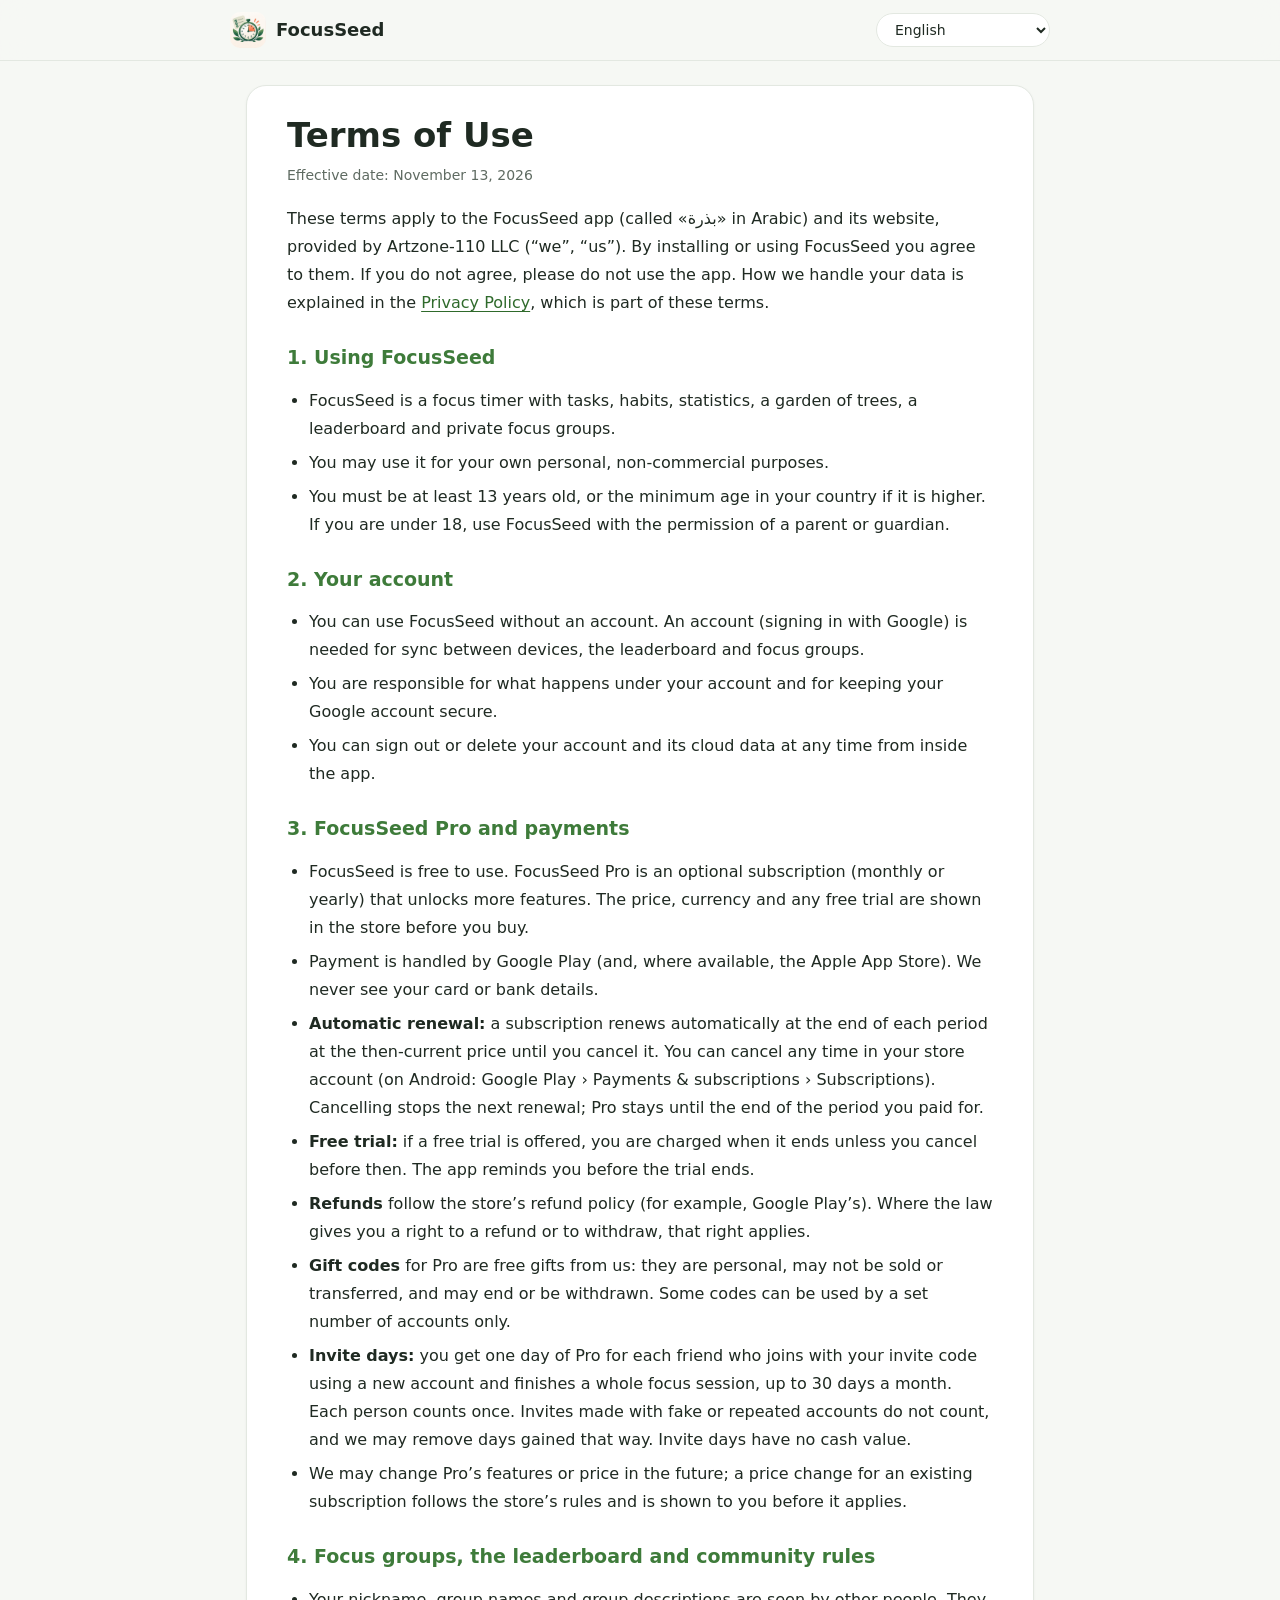
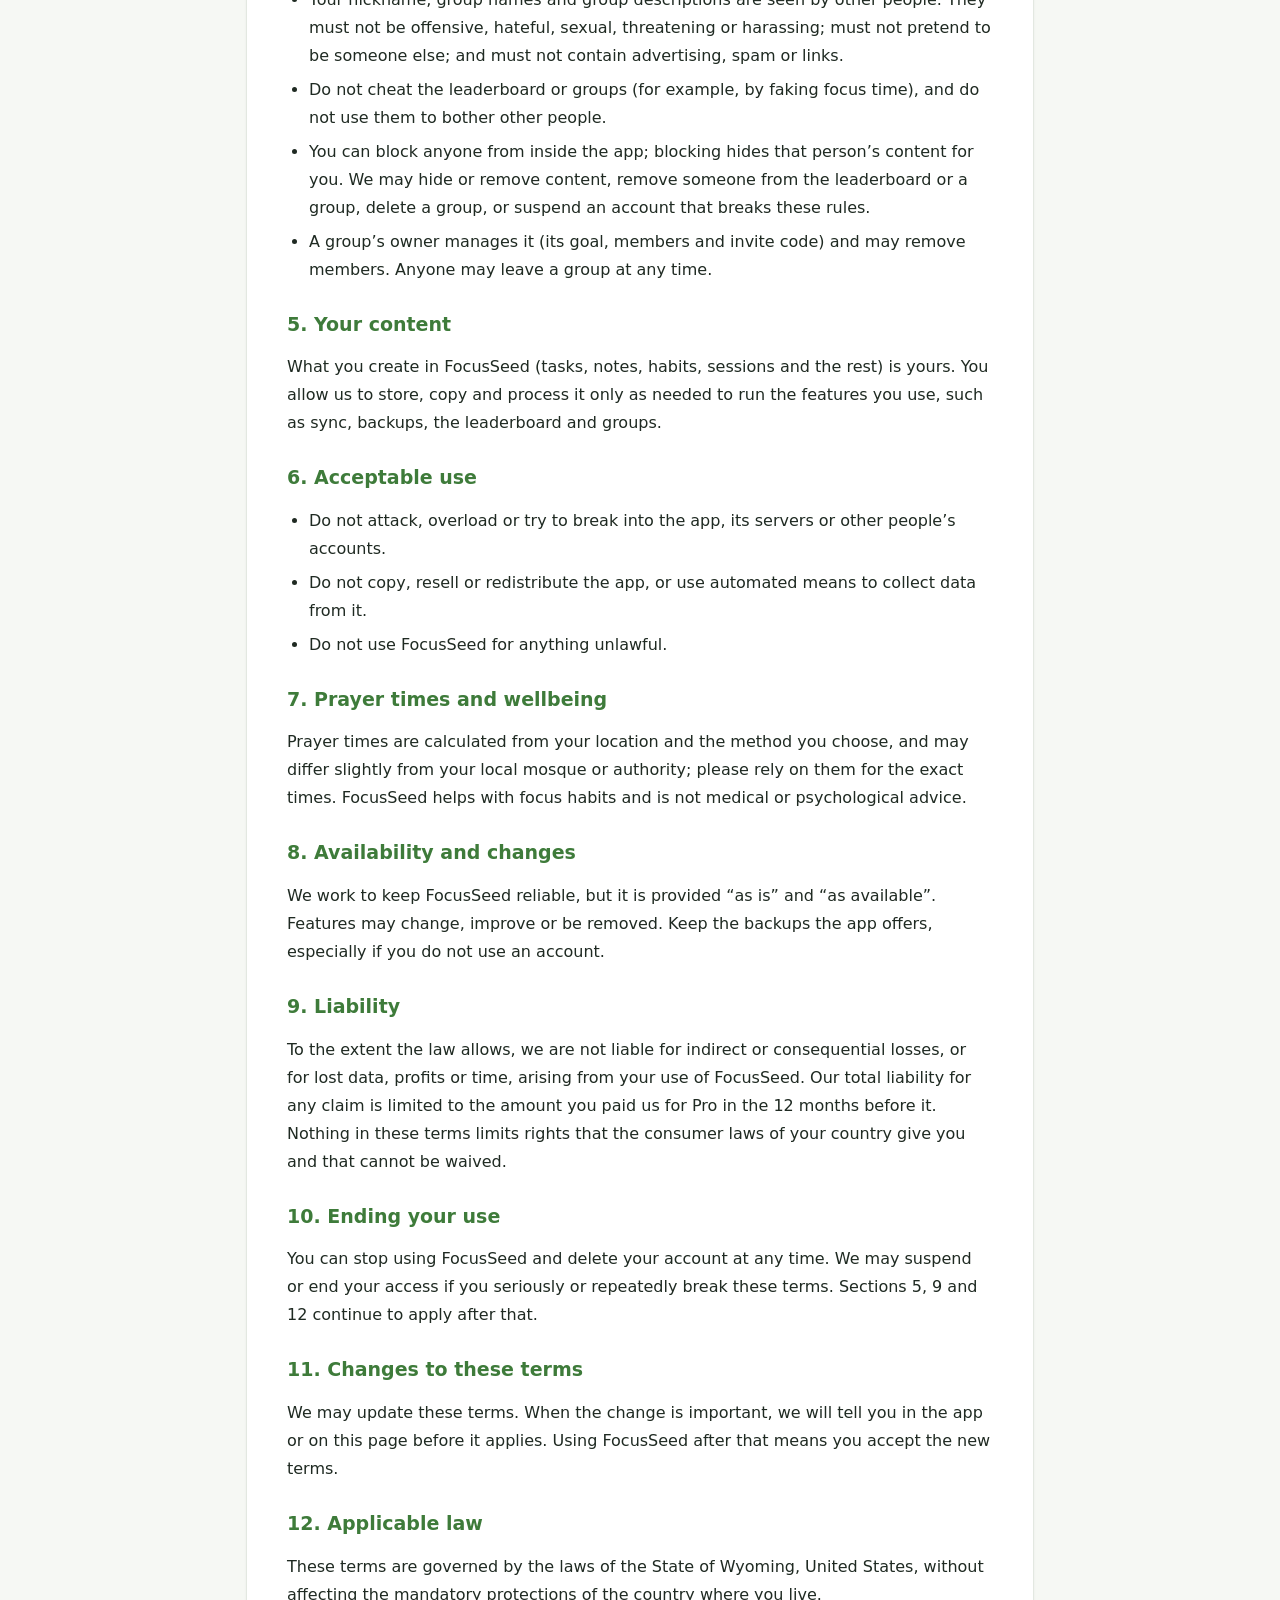
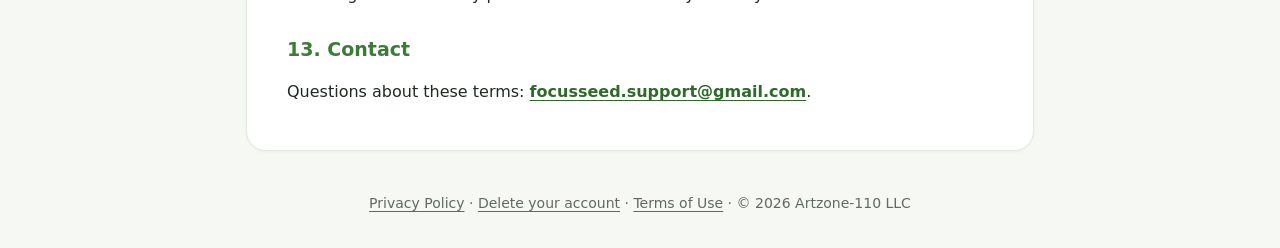
<file: terms.html>
<!doctype html>
<html lang="en" dir="ltr">
<head>
<meta charset="utf-8">
<meta name="viewport" content="width=device-width, initial-scale=1">
<title data-t-en="Terms of Use · FocusSeed" data-t-ar="شروط الاستخدام · بذرة" data-t-es="Terms of Use · FocusSeed" data-t-fr="Terms of Use · FocusSeed" data-t-pt="Terms of Use · FocusSeed" data-t-it="Terms of Use · FocusSeed" data-t-de="Terms of Use · FocusSeed" data-t-ru="Terms of Use · FocusSeed" data-t-tr="Terms of Use · FocusSeed" data-t-id="Terms of Use · FocusSeed" data-t-zh="Terms of Use · FocusSeed" data-t-ja="Terms of Use · FocusSeed" data-t-ko="Terms of Use · FocusSeed" data-t-hi="Terms of Use · FocusSeed" data-t-ur="Terms of Use · FocusSeed" data-t-fa="Terms of Use · FocusSeed">Terms of Use · FocusSeed</title>
<meta name="description" content="The terms of use of FocusSeed (بذرة): the app, the Pro subscription, focus groups and community rules.">
<link rel="stylesheet" href="site.css">
</head>
<body>
<header class="top">
  <a class="brand" href="index.html"><img src="icon.png" alt="" width="36" height="36"><span data-l="en">FocusSeed</span><span data-l="ar">بذرة</span><span data-l="es">FocusSeed</span><span data-l="fr">FocusSeed</span><span data-l="pt">FocusSeed</span><span data-l="it">FocusSeed</span><span data-l="de">FocusSeed</span><span data-l="ru">FocusSeed</span><span data-l="tr">FocusSeed</span><span data-l="id">FocusSeed</span><span data-l="zh">FocusSeed</span><span data-l="ja">FocusSeed</span><span data-l="ko">FocusSeed</span><span data-l="hi">FocusSeed</span><span data-l="ur">FocusSeed</span><span data-l="fa">FocusSeed</span></a>
  <select class="lang" id="lang" aria-label="Language"><option value="en">English</option><option value="ar">العربية</option><option value="es">Español</option><option value="fr">Français</option><option value="pt">Português</option><option value="it">Italiano</option><option value="de">Deutsch</option><option value="ru">Русский</option><option value="tr">Türkçe</option><option value="id">Bahasa Indonesia</option><option value="zh">简体中文</option><option value="ja">日本語</option><option value="ko">한국어</option><option value="hi">हिन्दी</option><option value="ur">اردو</option><option value="fa">فارسی</option></select>
</header>
<main>
<article data-l="en" lang="en" dir="ltr">
  <h1>Terms of Use</h1>
  <p class="meta">Effective date: November 13, 2026</p>
  <p>These terms apply to the FocusSeed app (called «بذرة» in Arabic) and its website, provided by <bdi class="nw">Artzone-110 LLC</bdi> (“we”, “us”). By installing or using FocusSeed you agree to them. If you do not agree, please do not use the app. How we handle your data is explained in the <a href="privacy.html">Privacy Policy</a>, which is part of these terms.</p>
  <h2>1. Using FocusSeed</h2>
  <ul><li>FocusSeed is a focus timer with tasks, habits, statistics, a garden of trees, a leaderboard and private focus groups.</li><li>You may use it for your own personal, non-commercial purposes.</li><li>You must be at least 13 years old, or the minimum age in your country if it is higher. If you are under 18, use FocusSeed with the permission of a parent or guardian.</li></ul>
  <h2>2. Your account</h2>
  <ul><li>You can use FocusSeed without an account. An account (signing in with Google) is needed for sync between devices, the leaderboard and focus groups.</li><li>You are responsible for what happens under your account and for keeping your Google account secure.</li><li>You can sign out or delete your account and its cloud data at any time from inside the app.</li></ul>
  <h2>3. FocusSeed Pro and payments</h2>
  <ul><li>FocusSeed is free to use. FocusSeed Pro is an optional subscription (monthly or yearly) that unlocks more features. The price, currency and any free trial are shown in the store before you buy.</li><li>Payment is handled by Google Play (and, where available, the Apple App Store). We never see your card or bank details.</li><li><b>Automatic renewal:</b> a subscription renews automatically at the end of each period at the then-current price until you cancel it. You can cancel any time in your store account (on Android: Google Play › Payments & subscriptions › Subscriptions). Cancelling stops the next renewal; Pro stays until the end of the period you paid for.</li><li><b>Free trial:</b> if a free trial is offered, you are charged when it ends unless you cancel before then. The app reminds you before the trial ends.</li><li><b>Refunds</b> follow the store’s refund policy (for example, Google Play’s). Where the law gives you a right to a refund or to withdraw, that right applies.</li><li><b>Gift codes</b> for Pro are free gifts from us: they are personal, may not be sold or transferred, and may end or be withdrawn. Some codes can be used by a set number of accounts only.</li><li><b>Invite days:</b> you get one day of Pro for each friend who joins with your invite code using a new account and finishes a whole focus session, up to 30 days a month. Each person counts once. Invites made with fake or repeated accounts do not count, and we may remove days gained that way. Invite days have no cash value.</li><li>We may change Pro’s features or price in the future; a price change for an existing subscription follows the store’s rules and is shown to you before it applies.</li></ul>
  <h2>4. Focus groups, the leaderboard and community rules</h2>
  <ul><li>Your nickname, group names and group descriptions are seen by other people. They must not be offensive, hateful, sexual, threatening or harassing; must not pretend to be someone else; and must not contain advertising, spam or links.</li><li>Do not cheat the leaderboard or groups (for example, by faking focus time), and do not use them to bother other people.</li><li>You can block anyone from inside the app; blocking hides that person’s content for you. We may hide or remove content, remove someone from the leaderboard or a group, delete a group, or suspend an account that breaks these rules.</li><li>A group’s owner manages it (its goal, members and invite code) and may remove members. Anyone may leave a group at any time.</li></ul>
  <h2>5. Your content</h2>
  <p>What you create in FocusSeed (tasks, notes, habits, sessions and the rest) is yours. You allow us to store, copy and process it only as needed to run the features you use, such as sync, backups, the leaderboard and groups.</p>
  <h2>6. Acceptable use</h2>
  <ul><li>Do not attack, overload or try to break into the app, its servers or other people’s accounts.</li><li>Do not copy, resell or redistribute the app, or use automated means to collect data from it.</li><li>Do not use FocusSeed for anything unlawful.</li></ul>
  <h2>7. Prayer times and wellbeing</h2>
  <p>Prayer times are calculated from your location and the method you choose, and may differ slightly from your local mosque or authority; please rely on them for the exact times. FocusSeed helps with focus habits and is not medical or psychological advice.</p>
  <h2>8. Availability and changes</h2>
  <p>We work to keep FocusSeed reliable, but it is provided “as is” and “as available”. Features may change, improve or be removed. Keep the backups the app offers, especially if you do not use an account.</p>
  <h2>9. Liability</h2>
  <p>To the extent the law allows, we are not liable for indirect or consequential losses, or for lost data, profits or time, arising from your use of FocusSeed. Our total liability for any claim is limited to the amount you paid us for Pro in the 12 months before it. Nothing in these terms limits rights that the consumer laws of your country give you and that cannot be waived.</p>
  <h2>10. Ending your use</h2>
  <p>You can stop using FocusSeed and delete your account at any time. We may suspend or end your access if you seriously or repeatedly break these terms. Sections 5, 9 and 12 continue to apply after that.</p>
  <h2>11. Changes to these terms</h2>
  <p>We may update these terms. When the change is important, we will tell you in the app or on this page before it applies. Using FocusSeed after that means you accept the new terms.</p>
  <h2>12. Applicable law</h2>
  <p>These terms are governed by the laws of the State of Wyoming, United States, without affecting the mandatory protections of the country where you live.</p>
  <h2>13. Contact</h2>
  <p>Questions about these terms: <a class="mail" href="mailto:focusseed.support@gmail.com">focusseed.support@gmail.com</a>.</p>
</article>
<article data-l="ar" lang="ar" dir="rtl">
  <h1>شروط الاستخدام</h1>
  <p class="meta">تاريخ السريان: 13 نوفمبر 2026</p>
  <p>تسري هذه الشروط على تطبيق بذرة FocusSeed وموقعه، المقدَّمَين من <bdi class="nw">Artzone-110 LLC</bdi> («نحن»). بتثبيتك التطبيق أو استخدامه فإنك توافق عليها، فإن لم توافق فلا تستخدمه من فضلك. أما كيف نتعامل مع بياناتك فمشروح في <a href="privacy.html">سياسة الخصوصية</a>، وهي جزء من هذه الشروط.</p>
  <h2>1. استخدام بذرة</h2>
  <ul><li>بذرة مؤقت تركيز ومعه المهام والعادات والإحصائيات وحديقة أشجار ولوحة صدارة ومجموعات تركيز خاصة.</li><li>يحق لك استخدامه لأغراضك الشخصية غير التجارية.</li><li>يجب أن يكون عمرك 13 سنة على الأقل، أو الحد الأدنى في بلدك إن كان أعلى. وإن كنت دون 18 سنة فاستخدم بذرة بإذن أحد والديك أو وليّك.</li></ul>
  <h2>2. حسابك</h2>
  <ul><li>تستطيع استخدام بذرة بلا حساب. ويلزم الحساب (الدخول بـ Google) للمزامنة بين الأجهزة ولوحة الصدارة ومجموعات التركيز.</li><li>أنت مسؤول عمّا يجري في حسابك، وعن حماية حساب Google الخاص بك.</li><li>تستطيع تسجيل الخروج أو حذف حسابك وبياناته في السحابة متى شئت من داخل التطبيق.</li></ul>
  <h2>3. بذرة Pro والدفع</h2>
  <ul><li>استخدام بذرة مجاني. وبذرة Pro اشتراك اختياري (شهري أو سنوي) يفتح مزايا إضافية، ويظهر السعر والعملة وأي تجربة مجانية في المتجر قبل الشراء.</li><li>يتولى الدفعَ Google Play (ومتجر App Store حيث يتوفر)، ولا نرى نحن بيانات بطاقتك أو حسابك البنكي أبداً.</li><li><b>التجديد التلقائي:</b> يتجدد الاشتراك تلقائياً في نهاية كل مدة بالسعر الساري حينها حتى تلغيه. تستطيع الإلغاء متى شئت من حسابك في المتجر (في أندرويد: Google Play ← الدفعات والاشتراكات ← الاشتراكات). الإلغاء يوقف التجديد القادم، ويبقى Pro معك حتى نهاية المدة المدفوعة.</li><li><b>التجربة المجانية:</b> إن عُرضت عليك تجربة مجانية، فتُحتسب عليك الرسوم عند انتهائها ما لم تلغِ قبل ذلك، والتطبيق يذكّرك قبل انتهائها.</li><li><b>استرداد المبالغ</b> يتبع سياسة المتجر (مثل سياسة Google Play). وحيث يمنحك القانون حقاً في الاسترداد أو العدول، فهذا الحق قائم.</li><li><b>رموز الهدايا</b> لـ Pro هدايا مجانية منا: شخصية، ولا يجوز بيعها أو نقلها، وقد تنتهي أو تُسحب. وبعض الرموز لا يستعملها إلا عدد محدد من الحسابات.</li><li><b>أيام الدعوة:</b> تحصل على يوم Pro عن كل صديق ينضم برمز دعوتك بحساب جديد ويُكمل جلسة تركيز كاملة، حتى 30 يوماً في الشهر. ويُحسب كل شخص مرة واحدة. ولا تُحسب الدعوات بحسابات وهمية أو مكررة، ولنا أن نزيل الأيام التي كُسبت بها. وليس لأيام الدعوة قيمة نقدية.</li><li>قد نغيّر مزايا Pro أو سعره مستقبلاً، وأي تغيير في سعر اشتراك قائم يتبع قواعد المتجر ويُعرض عليك قبل سريانه.</li></ul>
  <h2>4. مجموعات التركيز ولوحة الصدارة وقواعد المجتمع</h2>
  <ul><li>لقبك وأسماء المجموعات وأوصافها يراها غيرك. فيجب ألا تكون مسيئة أو تحض على الكراهية أو جنسية أو مهدِّدة أو مؤذية، وألا تنتحل شخصية أحد، وألا تحوي إعلانات أو رسائل مزعجة أو روابط.</li><li>لا تتلاعب بلوحة الصدارة أو المجموعات (كتزييف وقت التركيز)، ولا تستعملها لإزعاج الآخرين.</li><li>تستطيع حظر أي أحد من داخل التطبيق، فيُخفى عنك محتواه. وقد نخفي المحتوى أو نحذفه، أو نزيل شخصاً من لوحة الصدارة أو من مجموعة، أو نحذف مجموعة، أو نوقف حساباً يخالف هذه القواعد.</li><li>يدير مالكُ المجموعة مجموعتَه (هدفها وأعضاءها ورمز دعوتها) وله أن يزيل الأعضاء. ولكل عضو أن يغادر المجموعة متى شاء.</li></ul>
  <h2>5. محتواك</h2>
  <p>ما تنشئه في بذرة (المهام والملاحظات والعادات والجلسات وغيرها) ملكٌ لك. وتأذن لنا بحفظه ونسخه ومعالجته بالقدر اللازم فقط لتشغيل المزايا التي تستخدمها، كالمزامنة والنسخ الاحتياطي ولوحة الصدارة والمجموعات.</p>
  <h2>6. الاستخدام المقبول</h2>
  <ul><li>لا تهاجم التطبيق أو خوادمه أو حسابات الآخرين، ولا تحاول إثقالها أو اختراقها.</li><li>لا تنسخ التطبيق أو تُعِد بيعه أو توزيعه، ولا تستعمل وسائل آلية لجمع البيانات منه.</li><li>لا تستخدم بذرة في أي أمر مخالف للقانون.</li></ul>
  <h2>7. مواقيت الصلاة والصحة</h2>
  <p>تُحسب مواقيت الصلاة من موقعك والطريقة التي تختارها، وقد تختلف قليلاً عن مسجدك أو الجهة المعتمدة في بلدك، فاعتمد عليها في التوقيت الدقيق. وبذرة تساعدك على عادات التركيز، وليست نصيحة طبية أو نفسية.</p>
  <h2>8. التوفر والتغييرات</h2>
  <p>نحرص على أن تعمل بذرة بثبات، لكنها تُقدَّم «كما هي» و«حسب التوفر». وقد تتغير المزايا أو تتحسن أو تُزال. احتفظ بالنسخ الاحتياطية التي يوفرها التطبيق، خصوصاً إن كنت لا تستخدم حساباً.</p>
  <h2>9. المسؤولية</h2>
  <p>في الحدود التي يسمح بها القانون، لا نتحمل الخسائر غير المباشرة أو التبعية، ولا فقد البيانات أو الأرباح أو الوقت الناتج عن استخدامك بذرة. وتنحصر مسؤوليتنا الكلية عن أي مطالبة في المبلغ الذي دفعته لنا مقابل Pro خلال الأشهر الـ 12 السابقة لها. ولا يحدّ شيءٌ في هذه الشروط من الحقوق التي تمنحك إياها قوانين حماية المستهلك في بلدك ولا يجوز التنازل عنها.</p>
  <h2>10. إنهاء الاستخدام</h2>
  <p>تستطيع التوقف عن استخدام بذرة وحذف حسابك متى شئت. ولنا أن نوقف وصولك أو ننهيه إن خالفت هذه الشروط مخالفة جسيمة أو متكررة. وتبقى البنود 5 و9 و12 سارية بعد ذلك.</p>
  <h2>11. التعديلات على هذه الشروط</h2>
  <p>قد نحدّث هذه الشروط، وإن كان التعديل مهماً أعلمناك به في التطبيق أو في هذه الصفحة قبل سريانه. واستمرارك في استخدام بذرة بعد ذلك يعني قبولك الشروط الجديدة.</p>
  <h2>12. القانون المطبَّق</h2>
  <p>تخضع هذه الشروط لقوانين ولاية وايومنغ في الولايات المتحدة، دون المساس بالحمايات الإلزامية في البلد الذي تقيم فيه.</p>
  <h2>13. التواصل</h2>
  <p>للاستفسار عن هذه الشروط: <a class="mail" href="mailto:focusseed.support@gmail.com">focusseed.support@gmail.com</a>.</p>
</article>
<article data-l="es" lang="en" dir="ltr">
  <h1>Terms of Use</h1>
  <p class="meta">Effective date: November 13, 2026</p>
  <p>These terms apply to the FocusSeed app (called «بذرة» in Arabic) and its website, provided by <bdi class="nw">Artzone-110 LLC</bdi> (“we”, “us”). By installing or using FocusSeed you agree to them. If you do not agree, please do not use the app. How we handle your data is explained in the <a href="privacy.html">Privacy Policy</a>, which is part of these terms.</p>
  <h2>1. Using FocusSeed</h2>
  <ul><li>FocusSeed is a focus timer with tasks, habits, statistics, a garden of trees, a leaderboard and private focus groups.</li><li>You may use it for your own personal, non-commercial purposes.</li><li>You must be at least 13 years old, or the minimum age in your country if it is higher. If you are under 18, use FocusSeed with the permission of a parent or guardian.</li></ul>
  <h2>2. Your account</h2>
  <ul><li>You can use FocusSeed without an account. An account (signing in with Google) is needed for sync between devices, the leaderboard and focus groups.</li><li>You are responsible for what happens under your account and for keeping your Google account secure.</li><li>You can sign out or delete your account and its cloud data at any time from inside the app.</li></ul>
  <h2>3. FocusSeed Pro and payments</h2>
  <ul><li>FocusSeed is free to use. FocusSeed Pro is an optional subscription (monthly or yearly) that unlocks more features. The price, currency and any free trial are shown in the store before you buy.</li><li>Payment is handled by Google Play (and, where available, the Apple App Store). We never see your card or bank details.</li><li><b>Automatic renewal:</b> a subscription renews automatically at the end of each period at the then-current price until you cancel it. You can cancel any time in your store account (on Android: Google Play › Payments & subscriptions › Subscriptions). Cancelling stops the next renewal; Pro stays until the end of the period you paid for.</li><li><b>Free trial:</b> if a free trial is offered, you are charged when it ends unless you cancel before then. The app reminds you before the trial ends.</li><li><b>Refunds</b> follow the store’s refund policy (for example, Google Play’s). Where the law gives you a right to a refund or to withdraw, that right applies.</li><li><b>Gift codes</b> for Pro are free gifts from us: they are personal, may not be sold or transferred, and may end or be withdrawn. Some codes can be used by a set number of accounts only.</li><li><b>Invite days:</b> you get one day of Pro for each friend who joins with your invite code using a new account and finishes a whole focus session, up to 30 days a month. Each person counts once. Invites made with fake or repeated accounts do not count, and we may remove days gained that way. Invite days have no cash value.</li><li>We may change Pro’s features or price in the future; a price change for an existing subscription follows the store’s rules and is shown to you before it applies.</li></ul>
  <h2>4. Focus groups, the leaderboard and community rules</h2>
  <ul><li>Your nickname, group names and group descriptions are seen by other people. They must not be offensive, hateful, sexual, threatening or harassing; must not pretend to be someone else; and must not contain advertising, spam or links.</li><li>Do not cheat the leaderboard or groups (for example, by faking focus time), and do not use them to bother other people.</li><li>You can block anyone from inside the app; blocking hides that person’s content for you. We may hide or remove content, remove someone from the leaderboard or a group, delete a group, or suspend an account that breaks these rules.</li><li>A group’s owner manages it (its goal, members and invite code) and may remove members. Anyone may leave a group at any time.</li></ul>
  <h2>5. Your content</h2>
  <p>What you create in FocusSeed (tasks, notes, habits, sessions and the rest) is yours. You allow us to store, copy and process it only as needed to run the features you use, such as sync, backups, the leaderboard and groups.</p>
  <h2>6. Acceptable use</h2>
  <ul><li>Do not attack, overload or try to break into the app, its servers or other people’s accounts.</li><li>Do not copy, resell or redistribute the app, or use automated means to collect data from it.</li><li>Do not use FocusSeed for anything unlawful.</li></ul>
  <h2>7. Prayer times and wellbeing</h2>
  <p>Prayer times are calculated from your location and the method you choose, and may differ slightly from your local mosque or authority; please rely on them for the exact times. FocusSeed helps with focus habits and is not medical or psychological advice.</p>
  <h2>8. Availability and changes</h2>
  <p>We work to keep FocusSeed reliable, but it is provided “as is” and “as available”. Features may change, improve or be removed. Keep the backups the app offers, especially if you do not use an account.</p>
  <h2>9. Liability</h2>
  <p>To the extent the law allows, we are not liable for indirect or consequential losses, or for lost data, profits or time, arising from your use of FocusSeed. Our total liability for any claim is limited to the amount you paid us for Pro in the 12 months before it. Nothing in these terms limits rights that the consumer laws of your country give you and that cannot be waived.</p>
  <h2>10. Ending your use</h2>
  <p>You can stop using FocusSeed and delete your account at any time. We may suspend or end your access if you seriously or repeatedly break these terms. Sections 5, 9 and 12 continue to apply after that.</p>
  <h2>11. Changes to these terms</h2>
  <p>We may update these terms. When the change is important, we will tell you in the app or on this page before it applies. Using FocusSeed after that means you accept the new terms.</p>
  <h2>12. Applicable law</h2>
  <p>These terms are governed by the laws of the State of Wyoming, United States, without affecting the mandatory protections of the country where you live.</p>
  <h2>13. Contact</h2>
  <p>Questions about these terms: <a class="mail" href="mailto:focusseed.support@gmail.com">focusseed.support@gmail.com</a>.</p>
</article>
<article data-l="fr" lang="en" dir="ltr">
  <h1>Terms of Use</h1>
  <p class="meta">Effective date: November 13, 2026</p>
  <p>These terms apply to the FocusSeed app (called «بذرة» in Arabic) and its website, provided by <bdi class="nw">Artzone-110 LLC</bdi> (“we”, “us”). By installing or using FocusSeed you agree to them. If you do not agree, please do not use the app. How we handle your data is explained in the <a href="privacy.html">Privacy Policy</a>, which is part of these terms.</p>
  <h2>1. Using FocusSeed</h2>
  <ul><li>FocusSeed is a focus timer with tasks, habits, statistics, a garden of trees, a leaderboard and private focus groups.</li><li>You may use it for your own personal, non-commercial purposes.</li><li>You must be at least 13 years old, or the minimum age in your country if it is higher. If you are under 18, use FocusSeed with the permission of a parent or guardian.</li></ul>
  <h2>2. Your account</h2>
  <ul><li>You can use FocusSeed without an account. An account (signing in with Google) is needed for sync between devices, the leaderboard and focus groups.</li><li>You are responsible for what happens under your account and for keeping your Google account secure.</li><li>You can sign out or delete your account and its cloud data at any time from inside the app.</li></ul>
  <h2>3. FocusSeed Pro and payments</h2>
  <ul><li>FocusSeed is free to use. FocusSeed Pro is an optional subscription (monthly or yearly) that unlocks more features. The price, currency and any free trial are shown in the store before you buy.</li><li>Payment is handled by Google Play (and, where available, the Apple App Store). We never see your card or bank details.</li><li><b>Automatic renewal:</b> a subscription renews automatically at the end of each period at the then-current price until you cancel it. You can cancel any time in your store account (on Android: Google Play › Payments & subscriptions › Subscriptions). Cancelling stops the next renewal; Pro stays until the end of the period you paid for.</li><li><b>Free trial:</b> if a free trial is offered, you are charged when it ends unless you cancel before then. The app reminds you before the trial ends.</li><li><b>Refunds</b> follow the store’s refund policy (for example, Google Play’s). Where the law gives you a right to a refund or to withdraw, that right applies.</li><li><b>Gift codes</b> for Pro are free gifts from us: they are personal, may not be sold or transferred, and may end or be withdrawn. Some codes can be used by a set number of accounts only.</li><li><b>Invite days:</b> you get one day of Pro for each friend who joins with your invite code using a new account and finishes a whole focus session, up to 30 days a month. Each person counts once. Invites made with fake or repeated accounts do not count, and we may remove days gained that way. Invite days have no cash value.</li><li>We may change Pro’s features or price in the future; a price change for an existing subscription follows the store’s rules and is shown to you before it applies.</li></ul>
  <h2>4. Focus groups, the leaderboard and community rules</h2>
  <ul><li>Your nickname, group names and group descriptions are seen by other people. They must not be offensive, hateful, sexual, threatening or harassing; must not pretend to be someone else; and must not contain advertising, spam or links.</li><li>Do not cheat the leaderboard or groups (for example, by faking focus time), and do not use them to bother other people.</li><li>You can block anyone from inside the app; blocking hides that person’s content for you. We may hide or remove content, remove someone from the leaderboard or a group, delete a group, or suspend an account that breaks these rules.</li><li>A group’s owner manages it (its goal, members and invite code) and may remove members. Anyone may leave a group at any time.</li></ul>
  <h2>5. Your content</h2>
  <p>What you create in FocusSeed (tasks, notes, habits, sessions and the rest) is yours. You allow us to store, copy and process it only as needed to run the features you use, such as sync, backups, the leaderboard and groups.</p>
  <h2>6. Acceptable use</h2>
  <ul><li>Do not attack, overload or try to break into the app, its servers or other people’s accounts.</li><li>Do not copy, resell or redistribute the app, or use automated means to collect data from it.</li><li>Do not use FocusSeed for anything unlawful.</li></ul>
  <h2>7. Prayer times and wellbeing</h2>
  <p>Prayer times are calculated from your location and the method you choose, and may differ slightly from your local mosque or authority; please rely on them for the exact times. FocusSeed helps with focus habits and is not medical or psychological advice.</p>
  <h2>8. Availability and changes</h2>
  <p>We work to keep FocusSeed reliable, but it is provided “as is” and “as available”. Features may change, improve or be removed. Keep the backups the app offers, especially if you do not use an account.</p>
  <h2>9. Liability</h2>
  <p>To the extent the law allows, we are not liable for indirect or consequential losses, or for lost data, profits or time, arising from your use of FocusSeed. Our total liability for any claim is limited to the amount you paid us for Pro in the 12 months before it. Nothing in these terms limits rights that the consumer laws of your country give you and that cannot be waived.</p>
  <h2>10. Ending your use</h2>
  <p>You can stop using FocusSeed and delete your account at any time. We may suspend or end your access if you seriously or repeatedly break these terms. Sections 5, 9 and 12 continue to apply after that.</p>
  <h2>11. Changes to these terms</h2>
  <p>We may update these terms. When the change is important, we will tell you in the app or on this page before it applies. Using FocusSeed after that means you accept the new terms.</p>
  <h2>12. Applicable law</h2>
  <p>These terms are governed by the laws of the State of Wyoming, United States, without affecting the mandatory protections of the country where you live.</p>
  <h2>13. Contact</h2>
  <p>Questions about these terms: <a class="mail" href="mailto:focusseed.support@gmail.com">focusseed.support@gmail.com</a>.</p>
</article>
<article data-l="pt" lang="en" dir="ltr">
  <h1>Terms of Use</h1>
  <p class="meta">Effective date: November 13, 2026</p>
  <p>These terms apply to the FocusSeed app (called «بذرة» in Arabic) and its website, provided by <bdi class="nw">Artzone-110 LLC</bdi> (“we”, “us”). By installing or using FocusSeed you agree to them. If you do not agree, please do not use the app. How we handle your data is explained in the <a href="privacy.html">Privacy Policy</a>, which is part of these terms.</p>
  <h2>1. Using FocusSeed</h2>
  <ul><li>FocusSeed is a focus timer with tasks, habits, statistics, a garden of trees, a leaderboard and private focus groups.</li><li>You may use it for your own personal, non-commercial purposes.</li><li>You must be at least 13 years old, or the minimum age in your country if it is higher. If you are under 18, use FocusSeed with the permission of a parent or guardian.</li></ul>
  <h2>2. Your account</h2>
  <ul><li>You can use FocusSeed without an account. An account (signing in with Google) is needed for sync between devices, the leaderboard and focus groups.</li><li>You are responsible for what happens under your account and for keeping your Google account secure.</li><li>You can sign out or delete your account and its cloud data at any time from inside the app.</li></ul>
  <h2>3. FocusSeed Pro and payments</h2>
  <ul><li>FocusSeed is free to use. FocusSeed Pro is an optional subscription (monthly or yearly) that unlocks more features. The price, currency and any free trial are shown in the store before you buy.</li><li>Payment is handled by Google Play (and, where available, the Apple App Store). We never see your card or bank details.</li><li><b>Automatic renewal:</b> a subscription renews automatically at the end of each period at the then-current price until you cancel it. You can cancel any time in your store account (on Android: Google Play › Payments & subscriptions › Subscriptions). Cancelling stops the next renewal; Pro stays until the end of the period you paid for.</li><li><b>Free trial:</b> if a free trial is offered, you are charged when it ends unless you cancel before then. The app reminds you before the trial ends.</li><li><b>Refunds</b> follow the store’s refund policy (for example, Google Play’s). Where the law gives you a right to a refund or to withdraw, that right applies.</li><li><b>Gift codes</b> for Pro are free gifts from us: they are personal, may not be sold or transferred, and may end or be withdrawn. Some codes can be used by a set number of accounts only.</li><li><b>Invite days:</b> you get one day of Pro for each friend who joins with your invite code using a new account and finishes a whole focus session, up to 30 days a month. Each person counts once. Invites made with fake or repeated accounts do not count, and we may remove days gained that way. Invite days have no cash value.</li><li>We may change Pro’s features or price in the future; a price change for an existing subscription follows the store’s rules and is shown to you before it applies.</li></ul>
  <h2>4. Focus groups, the leaderboard and community rules</h2>
  <ul><li>Your nickname, group names and group descriptions are seen by other people. They must not be offensive, hateful, sexual, threatening or harassing; must not pretend to be someone else; and must not contain advertising, spam or links.</li><li>Do not cheat the leaderboard or groups (for example, by faking focus time), and do not use them to bother other people.</li><li>You can block anyone from inside the app; blocking hides that person’s content for you. We may hide or remove content, remove someone from the leaderboard or a group, delete a group, or suspend an account that breaks these rules.</li><li>A group’s owner manages it (its goal, members and invite code) and may remove members. Anyone may leave a group at any time.</li></ul>
  <h2>5. Your content</h2>
  <p>What you create in FocusSeed (tasks, notes, habits, sessions and the rest) is yours. You allow us to store, copy and process it only as needed to run the features you use, such as sync, backups, the leaderboard and groups.</p>
  <h2>6. Acceptable use</h2>
  <ul><li>Do not attack, overload or try to break into the app, its servers or other people’s accounts.</li><li>Do not copy, resell or redistribute the app, or use automated means to collect data from it.</li><li>Do not use FocusSeed for anything unlawful.</li></ul>
  <h2>7. Prayer times and wellbeing</h2>
  <p>Prayer times are calculated from your location and the method you choose, and may differ slightly from your local mosque or authority; please rely on them for the exact times. FocusSeed helps with focus habits and is not medical or psychological advice.</p>
  <h2>8. Availability and changes</h2>
  <p>We work to keep FocusSeed reliable, but it is provided “as is” and “as available”. Features may change, improve or be removed. Keep the backups the app offers, especially if you do not use an account.</p>
  <h2>9. Liability</h2>
  <p>To the extent the law allows, we are not liable for indirect or consequential losses, or for lost data, profits or time, arising from your use of FocusSeed. Our total liability for any claim is limited to the amount you paid us for Pro in the 12 months before it. Nothing in these terms limits rights that the consumer laws of your country give you and that cannot be waived.</p>
  <h2>10. Ending your use</h2>
  <p>You can stop using FocusSeed and delete your account at any time. We may suspend or end your access if you seriously or repeatedly break these terms. Sections 5, 9 and 12 continue to apply after that.</p>
  <h2>11. Changes to these terms</h2>
  <p>We may update these terms. When the change is important, we will tell you in the app or on this page before it applies. Using FocusSeed after that means you accept the new terms.</p>
  <h2>12. Applicable law</h2>
  <p>These terms are governed by the laws of the State of Wyoming, United States, without affecting the mandatory protections of the country where you live.</p>
  <h2>13. Contact</h2>
  <p>Questions about these terms: <a class="mail" href="mailto:focusseed.support@gmail.com">focusseed.support@gmail.com</a>.</p>
</article>
<article data-l="it" lang="en" dir="ltr">
  <h1>Terms of Use</h1>
  <p class="meta">Effective date: November 13, 2026</p>
  <p>These terms apply to the FocusSeed app (called «بذرة» in Arabic) and its website, provided by <bdi class="nw">Artzone-110 LLC</bdi> (“we”, “us”). By installing or using FocusSeed you agree to them. If you do not agree, please do not use the app. How we handle your data is explained in the <a href="privacy.html">Privacy Policy</a>, which is part of these terms.</p>
  <h2>1. Using FocusSeed</h2>
  <ul><li>FocusSeed is a focus timer with tasks, habits, statistics, a garden of trees, a leaderboard and private focus groups.</li><li>You may use it for your own personal, non-commercial purposes.</li><li>You must be at least 13 years old, or the minimum age in your country if it is higher. If you are under 18, use FocusSeed with the permission of a parent or guardian.</li></ul>
  <h2>2. Your account</h2>
  <ul><li>You can use FocusSeed without an account. An account (signing in with Google) is needed for sync between devices, the leaderboard and focus groups.</li><li>You are responsible for what happens under your account and for keeping your Google account secure.</li><li>You can sign out or delete your account and its cloud data at any time from inside the app.</li></ul>
  <h2>3. FocusSeed Pro and payments</h2>
  <ul><li>FocusSeed is free to use. FocusSeed Pro is an optional subscription (monthly or yearly) that unlocks more features. The price, currency and any free trial are shown in the store before you buy.</li><li>Payment is handled by Google Play (and, where available, the Apple App Store). We never see your card or bank details.</li><li><b>Automatic renewal:</b> a subscription renews automatically at the end of each period at the then-current price until you cancel it. You can cancel any time in your store account (on Android: Google Play › Payments & subscriptions › Subscriptions). Cancelling stops the next renewal; Pro stays until the end of the period you paid for.</li><li><b>Free trial:</b> if a free trial is offered, you are charged when it ends unless you cancel before then. The app reminds you before the trial ends.</li><li><b>Refunds</b> follow the store’s refund policy (for example, Google Play’s). Where the law gives you a right to a refund or to withdraw, that right applies.</li><li><b>Gift codes</b> for Pro are free gifts from us: they are personal, may not be sold or transferred, and may end or be withdrawn. Some codes can be used by a set number of accounts only.</li><li><b>Invite days:</b> you get one day of Pro for each friend who joins with your invite code using a new account and finishes a whole focus session, up to 30 days a month. Each person counts once. Invites made with fake or repeated accounts do not count, and we may remove days gained that way. Invite days have no cash value.</li><li>We may change Pro’s features or price in the future; a price change for an existing subscription follows the store’s rules and is shown to you before it applies.</li></ul>
  <h2>4. Focus groups, the leaderboard and community rules</h2>
  <ul><li>Your nickname, group names and group descriptions are seen by other people. They must not be offensive, hateful, sexual, threatening or harassing; must not pretend to be someone else; and must not contain advertising, spam or links.</li><li>Do not cheat the leaderboard or groups (for example, by faking focus time), and do not use them to bother other people.</li><li>You can block anyone from inside the app; blocking hides that person’s content for you. We may hide or remove content, remove someone from the leaderboard or a group, delete a group, or suspend an account that breaks these rules.</li><li>A group’s owner manages it (its goal, members and invite code) and may remove members. Anyone may leave a group at any time.</li></ul>
  <h2>5. Your content</h2>
  <p>What you create in FocusSeed (tasks, notes, habits, sessions and the rest) is yours. You allow us to store, copy and process it only as needed to run the features you use, such as sync, backups, the leaderboard and groups.</p>
  <h2>6. Acceptable use</h2>
  <ul><li>Do not attack, overload or try to break into the app, its servers or other people’s accounts.</li><li>Do not copy, resell or redistribute the app, or use automated means to collect data from it.</li><li>Do not use FocusSeed for anything unlawful.</li></ul>
  <h2>7. Prayer times and wellbeing</h2>
  <p>Prayer times are calculated from your location and the method you choose, and may differ slightly from your local mosque or authority; please rely on them for the exact times. FocusSeed helps with focus habits and is not medical or psychological advice.</p>
  <h2>8. Availability and changes</h2>
  <p>We work to keep FocusSeed reliable, but it is provided “as is” and “as available”. Features may change, improve or be removed. Keep the backups the app offers, especially if you do not use an account.</p>
  <h2>9. Liability</h2>
  <p>To the extent the law allows, we are not liable for indirect or consequential losses, or for lost data, profits or time, arising from your use of FocusSeed. Our total liability for any claim is limited to the amount you paid us for Pro in the 12 months before it. Nothing in these terms limits rights that the consumer laws of your country give you and that cannot be waived.</p>
  <h2>10. Ending your use</h2>
  <p>You can stop using FocusSeed and delete your account at any time. We may suspend or end your access if you seriously or repeatedly break these terms. Sections 5, 9 and 12 continue to apply after that.</p>
  <h2>11. Changes to these terms</h2>
  <p>We may update these terms. When the change is important, we will tell you in the app or on this page before it applies. Using FocusSeed after that means you accept the new terms.</p>
  <h2>12. Applicable law</h2>
  <p>These terms are governed by the laws of the State of Wyoming, United States, without affecting the mandatory protections of the country where you live.</p>
  <h2>13. Contact</h2>
  <p>Questions about these terms: <a class="mail" href="mailto:focusseed.support@gmail.com">focusseed.support@gmail.com</a>.</p>
</article>
<article data-l="de" lang="en" dir="ltr">
  <h1>Terms of Use</h1>
  <p class="meta">Effective date: November 13, 2026</p>
  <p>These terms apply to the FocusSeed app (called «بذرة» in Arabic) and its website, provided by <bdi class="nw">Artzone-110 LLC</bdi> (“we”, “us”). By installing or using FocusSeed you agree to them. If you do not agree, please do not use the app. How we handle your data is explained in the <a href="privacy.html">Privacy Policy</a>, which is part of these terms.</p>
  <h2>1. Using FocusSeed</h2>
  <ul><li>FocusSeed is a focus timer with tasks, habits, statistics, a garden of trees, a leaderboard and private focus groups.</li><li>You may use it for your own personal, non-commercial purposes.</li><li>You must be at least 13 years old, or the minimum age in your country if it is higher. If you are under 18, use FocusSeed with the permission of a parent or guardian.</li></ul>
  <h2>2. Your account</h2>
  <ul><li>You can use FocusSeed without an account. An account (signing in with Google) is needed for sync between devices, the leaderboard and focus groups.</li><li>You are responsible for what happens under your account and for keeping your Google account secure.</li><li>You can sign out or delete your account and its cloud data at any time from inside the app.</li></ul>
  <h2>3. FocusSeed Pro and payments</h2>
  <ul><li>FocusSeed is free to use. FocusSeed Pro is an optional subscription (monthly or yearly) that unlocks more features. The price, currency and any free trial are shown in the store before you buy.</li><li>Payment is handled by Google Play (and, where available, the Apple App Store). We never see your card or bank details.</li><li><b>Automatic renewal:</b> a subscription renews automatically at the end of each period at the then-current price until you cancel it. You can cancel any time in your store account (on Android: Google Play › Payments & subscriptions › Subscriptions). Cancelling stops the next renewal; Pro stays until the end of the period you paid for.</li><li><b>Free trial:</b> if a free trial is offered, you are charged when it ends unless you cancel before then. The app reminds you before the trial ends.</li><li><b>Refunds</b> follow the store’s refund policy (for example, Google Play’s). Where the law gives you a right to a refund or to withdraw, that right applies.</li><li><b>Gift codes</b> for Pro are free gifts from us: they are personal, may not be sold or transferred, and may end or be withdrawn. Some codes can be used by a set number of accounts only.</li><li><b>Invite days:</b> you get one day of Pro for each friend who joins with your invite code using a new account and finishes a whole focus session, up to 30 days a month. Each person counts once. Invites made with fake or repeated accounts do not count, and we may remove days gained that way. Invite days have no cash value.</li><li>We may change Pro’s features or price in the future; a price change for an existing subscription follows the store’s rules and is shown to you before it applies.</li></ul>
  <h2>4. Focus groups, the leaderboard and community rules</h2>
  <ul><li>Your nickname, group names and group descriptions are seen by other people. They must not be offensive, hateful, sexual, threatening or harassing; must not pretend to be someone else; and must not contain advertising, spam or links.</li><li>Do not cheat the leaderboard or groups (for example, by faking focus time), and do not use them to bother other people.</li><li>You can block anyone from inside the app; blocking hides that person’s content for you. We may hide or remove content, remove someone from the leaderboard or a group, delete a group, or suspend an account that breaks these rules.</li><li>A group’s owner manages it (its goal, members and invite code) and may remove members. Anyone may leave a group at any time.</li></ul>
  <h2>5. Your content</h2>
  <p>What you create in FocusSeed (tasks, notes, habits, sessions and the rest) is yours. You allow us to store, copy and process it only as needed to run the features you use, such as sync, backups, the leaderboard and groups.</p>
  <h2>6. Acceptable use</h2>
  <ul><li>Do not attack, overload or try to break into the app, its servers or other people’s accounts.</li><li>Do not copy, resell or redistribute the app, or use automated means to collect data from it.</li><li>Do not use FocusSeed for anything unlawful.</li></ul>
  <h2>7. Prayer times and wellbeing</h2>
  <p>Prayer times are calculated from your location and the method you choose, and may differ slightly from your local mosque or authority; please rely on them for the exact times. FocusSeed helps with focus habits and is not medical or psychological advice.</p>
  <h2>8. Availability and changes</h2>
  <p>We work to keep FocusSeed reliable, but it is provided “as is” and “as available”. Features may change, improve or be removed. Keep the backups the app offers, especially if you do not use an account.</p>
  <h2>9. Liability</h2>
  <p>To the extent the law allows, we are not liable for indirect or consequential losses, or for lost data, profits or time, arising from your use of FocusSeed. Our total liability for any claim is limited to the amount you paid us for Pro in the 12 months before it. Nothing in these terms limits rights that the consumer laws of your country give you and that cannot be waived.</p>
  <h2>10. Ending your use</h2>
  <p>You can stop using FocusSeed and delete your account at any time. We may suspend or end your access if you seriously or repeatedly break these terms. Sections 5, 9 and 12 continue to apply after that.</p>
  <h2>11. Changes to these terms</h2>
  <p>We may update these terms. When the change is important, we will tell you in the app or on this page before it applies. Using FocusSeed after that means you accept the new terms.</p>
  <h2>12. Applicable law</h2>
  <p>These terms are governed by the laws of the State of Wyoming, United States, without affecting the mandatory protections of the country where you live.</p>
  <h2>13. Contact</h2>
  <p>Questions about these terms: <a class="mail" href="mailto:focusseed.support@gmail.com">focusseed.support@gmail.com</a>.</p>
</article>
<article data-l="ru" lang="en" dir="ltr">
  <h1>Terms of Use</h1>
  <p class="meta">Effective date: November 13, 2026</p>
  <p>These terms apply to the FocusSeed app (called «بذرة» in Arabic) and its website, provided by <bdi class="nw">Artzone-110 LLC</bdi> (“we”, “us”). By installing or using FocusSeed you agree to them. If you do not agree, please do not use the app. How we handle your data is explained in the <a href="privacy.html">Privacy Policy</a>, which is part of these terms.</p>
  <h2>1. Using FocusSeed</h2>
  <ul><li>FocusSeed is a focus timer with tasks, habits, statistics, a garden of trees, a leaderboard and private focus groups.</li><li>You may use it for your own personal, non-commercial purposes.</li><li>You must be at least 13 years old, or the minimum age in your country if it is higher. If you are under 18, use FocusSeed with the permission of a parent or guardian.</li></ul>
  <h2>2. Your account</h2>
  <ul><li>You can use FocusSeed without an account. An account (signing in with Google) is needed for sync between devices, the leaderboard and focus groups.</li><li>You are responsible for what happens under your account and for keeping your Google account secure.</li><li>You can sign out or delete your account and its cloud data at any time from inside the app.</li></ul>
  <h2>3. FocusSeed Pro and payments</h2>
  <ul><li>FocusSeed is free to use. FocusSeed Pro is an optional subscription (monthly or yearly) that unlocks more features. The price, currency and any free trial are shown in the store before you buy.</li><li>Payment is handled by Google Play (and, where available, the Apple App Store). We never see your card or bank details.</li><li><b>Automatic renewal:</b> a subscription renews automatically at the end of each period at the then-current price until you cancel it. You can cancel any time in your store account (on Android: Google Play › Payments & subscriptions › Subscriptions). Cancelling stops the next renewal; Pro stays until the end of the period you paid for.</li><li><b>Free trial:</b> if a free trial is offered, you are charged when it ends unless you cancel before then. The app reminds you before the trial ends.</li><li><b>Refunds</b> follow the store’s refund policy (for example, Google Play’s). Where the law gives you a right to a refund or to withdraw, that right applies.</li><li><b>Gift codes</b> for Pro are free gifts from us: they are personal, may not be sold or transferred, and may end or be withdrawn. Some codes can be used by a set number of accounts only.</li><li><b>Invite days:</b> you get one day of Pro for each friend who joins with your invite code using a new account and finishes a whole focus session, up to 30 days a month. Each person counts once. Invites made with fake or repeated accounts do not count, and we may remove days gained that way. Invite days have no cash value.</li><li>We may change Pro’s features or price in the future; a price change for an existing subscription follows the store’s rules and is shown to you before it applies.</li></ul>
  <h2>4. Focus groups, the leaderboard and community rules</h2>
  <ul><li>Your nickname, group names and group descriptions are seen by other people. They must not be offensive, hateful, sexual, threatening or harassing; must not pretend to be someone else; and must not contain advertising, spam or links.</li><li>Do not cheat the leaderboard or groups (for example, by faking focus time), and do not use them to bother other people.</li><li>You can block anyone from inside the app; blocking hides that person’s content for you. We may hide or remove content, remove someone from the leaderboard or a group, delete a group, or suspend an account that breaks these rules.</li><li>A group’s owner manages it (its goal, members and invite code) and may remove members. Anyone may leave a group at any time.</li></ul>
  <h2>5. Your content</h2>
  <p>What you create in FocusSeed (tasks, notes, habits, sessions and the rest) is yours. You allow us to store, copy and process it only as needed to run the features you use, such as sync, backups, the leaderboard and groups.</p>
  <h2>6. Acceptable use</h2>
  <ul><li>Do not attack, overload or try to break into the app, its servers or other people’s accounts.</li><li>Do not copy, resell or redistribute the app, or use automated means to collect data from it.</li><li>Do not use FocusSeed for anything unlawful.</li></ul>
  <h2>7. Prayer times and wellbeing</h2>
  <p>Prayer times are calculated from your location and the method you choose, and may differ slightly from your local mosque or authority; please rely on them for the exact times. FocusSeed helps with focus habits and is not medical or psychological advice.</p>
  <h2>8. Availability and changes</h2>
  <p>We work to keep FocusSeed reliable, but it is provided “as is” and “as available”. Features may change, improve or be removed. Keep the backups the app offers, especially if you do not use an account.</p>
  <h2>9. Liability</h2>
  <p>To the extent the law allows, we are not liable for indirect or consequential losses, or for lost data, profits or time, arising from your use of FocusSeed. Our total liability for any claim is limited to the amount you paid us for Pro in the 12 months before it. Nothing in these terms limits rights that the consumer laws of your country give you and that cannot be waived.</p>
  <h2>10. Ending your use</h2>
  <p>You can stop using FocusSeed and delete your account at any time. We may suspend or end your access if you seriously or repeatedly break these terms. Sections 5, 9 and 12 continue to apply after that.</p>
  <h2>11. Changes to these terms</h2>
  <p>We may update these terms. When the change is important, we will tell you in the app or on this page before it applies. Using FocusSeed after that means you accept the new terms.</p>
  <h2>12. Applicable law</h2>
  <p>These terms are governed by the laws of the State of Wyoming, United States, without affecting the mandatory protections of the country where you live.</p>
  <h2>13. Contact</h2>
  <p>Questions about these terms: <a class="mail" href="mailto:focusseed.support@gmail.com">focusseed.support@gmail.com</a>.</p>
</article>
<article data-l="tr" lang="en" dir="ltr">
  <h1>Terms of Use</h1>
  <p class="meta">Effective date: November 13, 2026</p>
  <p>These terms apply to the FocusSeed app (called «بذرة» in Arabic) and its website, provided by <bdi class="nw">Artzone-110 LLC</bdi> (“we”, “us”). By installing or using FocusSeed you agree to them. If you do not agree, please do not use the app. How we handle your data is explained in the <a href="privacy.html">Privacy Policy</a>, which is part of these terms.</p>
  <h2>1. Using FocusSeed</h2>
  <ul><li>FocusSeed is a focus timer with tasks, habits, statistics, a garden of trees, a leaderboard and private focus groups.</li><li>You may use it for your own personal, non-commercial purposes.</li><li>You must be at least 13 years old, or the minimum age in your country if it is higher. If you are under 18, use FocusSeed with the permission of a parent or guardian.</li></ul>
  <h2>2. Your account</h2>
  <ul><li>You can use FocusSeed without an account. An account (signing in with Google) is needed for sync between devices, the leaderboard and focus groups.</li><li>You are responsible for what happens under your account and for keeping your Google account secure.</li><li>You can sign out or delete your account and its cloud data at any time from inside the app.</li></ul>
  <h2>3. FocusSeed Pro and payments</h2>
  <ul><li>FocusSeed is free to use. FocusSeed Pro is an optional subscription (monthly or yearly) that unlocks more features. The price, currency and any free trial are shown in the store before you buy.</li><li>Payment is handled by Google Play (and, where available, the Apple App Store). We never see your card or bank details.</li><li><b>Automatic renewal:</b> a subscription renews automatically at the end of each period at the then-current price until you cancel it. You can cancel any time in your store account (on Android: Google Play › Payments & subscriptions › Subscriptions). Cancelling stops the next renewal; Pro stays until the end of the period you paid for.</li><li><b>Free trial:</b> if a free trial is offered, you are charged when it ends unless you cancel before then. The app reminds you before the trial ends.</li><li><b>Refunds</b> follow the store’s refund policy (for example, Google Play’s). Where the law gives you a right to a refund or to withdraw, that right applies.</li><li><b>Gift codes</b> for Pro are free gifts from us: they are personal, may not be sold or transferred, and may end or be withdrawn. Some codes can be used by a set number of accounts only.</li><li><b>Invite days:</b> you get one day of Pro for each friend who joins with your invite code using a new account and finishes a whole focus session, up to 30 days a month. Each person counts once. Invites made with fake or repeated accounts do not count, and we may remove days gained that way. Invite days have no cash value.</li><li>We may change Pro’s features or price in the future; a price change for an existing subscription follows the store’s rules and is shown to you before it applies.</li></ul>
  <h2>4. Focus groups, the leaderboard and community rules</h2>
  <ul><li>Your nickname, group names and group descriptions are seen by other people. They must not be offensive, hateful, sexual, threatening or harassing; must not pretend to be someone else; and must not contain advertising, spam or links.</li><li>Do not cheat the leaderboard or groups (for example, by faking focus time), and do not use them to bother other people.</li><li>You can block anyone from inside the app; blocking hides that person’s content for you. We may hide or remove content, remove someone from the leaderboard or a group, delete a group, or suspend an account that breaks these rules.</li><li>A group’s owner manages it (its goal, members and invite code) and may remove members. Anyone may leave a group at any time.</li></ul>
  <h2>5. Your content</h2>
  <p>What you create in FocusSeed (tasks, notes, habits, sessions and the rest) is yours. You allow us to store, copy and process it only as needed to run the features you use, such as sync, backups, the leaderboard and groups.</p>
  <h2>6. Acceptable use</h2>
  <ul><li>Do not attack, overload or try to break into the app, its servers or other people’s accounts.</li><li>Do not copy, resell or redistribute the app, or use automated means to collect data from it.</li><li>Do not use FocusSeed for anything unlawful.</li></ul>
  <h2>7. Prayer times and wellbeing</h2>
  <p>Prayer times are calculated from your location and the method you choose, and may differ slightly from your local mosque or authority; please rely on them for the exact times. FocusSeed helps with focus habits and is not medical or psychological advice.</p>
  <h2>8. Availability and changes</h2>
  <p>We work to keep FocusSeed reliable, but it is provided “as is” and “as available”. Features may change, improve or be removed. Keep the backups the app offers, especially if you do not use an account.</p>
  <h2>9. Liability</h2>
  <p>To the extent the law allows, we are not liable for indirect or consequential losses, or for lost data, profits or time, arising from your use of FocusSeed. Our total liability for any claim is limited to the amount you paid us for Pro in the 12 months before it. Nothing in these terms limits rights that the consumer laws of your country give you and that cannot be waived.</p>
  <h2>10. Ending your use</h2>
  <p>You can stop using FocusSeed and delete your account at any time. We may suspend or end your access if you seriously or repeatedly break these terms. Sections 5, 9 and 12 continue to apply after that.</p>
  <h2>11. Changes to these terms</h2>
  <p>We may update these terms. When the change is important, we will tell you in the app or on this page before it applies. Using FocusSeed after that means you accept the new terms.</p>
  <h2>12. Applicable law</h2>
  <p>These terms are governed by the laws of the State of Wyoming, United States, without affecting the mandatory protections of the country where you live.</p>
  <h2>13. Contact</h2>
  <p>Questions about these terms: <a class="mail" href="mailto:focusseed.support@gmail.com">focusseed.support@gmail.com</a>.</p>
</article>
<article data-l="id" lang="en" dir="ltr">
  <h1>Terms of Use</h1>
  <p class="meta">Effective date: November 13, 2026</p>
  <p>These terms apply to the FocusSeed app (called «بذرة» in Arabic) and its website, provided by <bdi class="nw">Artzone-110 LLC</bdi> (“we”, “us”). By installing or using FocusSeed you agree to them. If you do not agree, please do not use the app. How we handle your data is explained in the <a href="privacy.html">Privacy Policy</a>, which is part of these terms.</p>
  <h2>1. Using FocusSeed</h2>
  <ul><li>FocusSeed is a focus timer with tasks, habits, statistics, a garden of trees, a leaderboard and private focus groups.</li><li>You may use it for your own personal, non-commercial purposes.</li><li>You must be at least 13 years old, or the minimum age in your country if it is higher. If you are under 18, use FocusSeed with the permission of a parent or guardian.</li></ul>
  <h2>2. Your account</h2>
  <ul><li>You can use FocusSeed without an account. An account (signing in with Google) is needed for sync between devices, the leaderboard and focus groups.</li><li>You are responsible for what happens under your account and for keeping your Google account secure.</li><li>You can sign out or delete your account and its cloud data at any time from inside the app.</li></ul>
  <h2>3. FocusSeed Pro and payments</h2>
  <ul><li>FocusSeed is free to use. FocusSeed Pro is an optional subscription (monthly or yearly) that unlocks more features. The price, currency and any free trial are shown in the store before you buy.</li><li>Payment is handled by Google Play (and, where available, the Apple App Store). We never see your card or bank details.</li><li><b>Automatic renewal:</b> a subscription renews automatically at the end of each period at the then-current price until you cancel it. You can cancel any time in your store account (on Android: Google Play › Payments & subscriptions › Subscriptions). Cancelling stops the next renewal; Pro stays until the end of the period you paid for.</li><li><b>Free trial:</b> if a free trial is offered, you are charged when it ends unless you cancel before then. The app reminds you before the trial ends.</li><li><b>Refunds</b> follow the store’s refund policy (for example, Google Play’s). Where the law gives you a right to a refund or to withdraw, that right applies.</li><li><b>Gift codes</b> for Pro are free gifts from us: they are personal, may not be sold or transferred, and may end or be withdrawn. Some codes can be used by a set number of accounts only.</li><li><b>Invite days:</b> you get one day of Pro for each friend who joins with your invite code using a new account and finishes a whole focus session, up to 30 days a month. Each person counts once. Invites made with fake or repeated accounts do not count, and we may remove days gained that way. Invite days have no cash value.</li><li>We may change Pro’s features or price in the future; a price change for an existing subscription follows the store’s rules and is shown to you before it applies.</li></ul>
  <h2>4. Focus groups, the leaderboard and community rules</h2>
  <ul><li>Your nickname, group names and group descriptions are seen by other people. They must not be offensive, hateful, sexual, threatening or harassing; must not pretend to be someone else; and must not contain advertising, spam or links.</li><li>Do not cheat the leaderboard or groups (for example, by faking focus time), and do not use them to bother other people.</li><li>You can block anyone from inside the app; blocking hides that person’s content for you. We may hide or remove content, remove someone from the leaderboard or a group, delete a group, or suspend an account that breaks these rules.</li><li>A group’s owner manages it (its goal, members and invite code) and may remove members. Anyone may leave a group at any time.</li></ul>
  <h2>5. Your content</h2>
  <p>What you create in FocusSeed (tasks, notes, habits, sessions and the rest) is yours. You allow us to store, copy and process it only as needed to run the features you use, such as sync, backups, the leaderboard and groups.</p>
  <h2>6. Acceptable use</h2>
  <ul><li>Do not attack, overload or try to break into the app, its servers or other people’s accounts.</li><li>Do not copy, resell or redistribute the app, or use automated means to collect data from it.</li><li>Do not use FocusSeed for anything unlawful.</li></ul>
  <h2>7. Prayer times and wellbeing</h2>
  <p>Prayer times are calculated from your location and the method you choose, and may differ slightly from your local mosque or authority; please rely on them for the exact times. FocusSeed helps with focus habits and is not medical or psychological advice.</p>
  <h2>8. Availability and changes</h2>
  <p>We work to keep FocusSeed reliable, but it is provided “as is” and “as available”. Features may change, improve or be removed. Keep the backups the app offers, especially if you do not use an account.</p>
  <h2>9. Liability</h2>
  <p>To the extent the law allows, we are not liable for indirect or consequential losses, or for lost data, profits or time, arising from your use of FocusSeed. Our total liability for any claim is limited to the amount you paid us for Pro in the 12 months before it. Nothing in these terms limits rights that the consumer laws of your country give you and that cannot be waived.</p>
  <h2>10. Ending your use</h2>
  <p>You can stop using FocusSeed and delete your account at any time. We may suspend or end your access if you seriously or repeatedly break these terms. Sections 5, 9 and 12 continue to apply after that.</p>
  <h2>11. Changes to these terms</h2>
  <p>We may update these terms. When the change is important, we will tell you in the app or on this page before it applies. Using FocusSeed after that means you accept the new terms.</p>
  <h2>12. Applicable law</h2>
  <p>These terms are governed by the laws of the State of Wyoming, United States, without affecting the mandatory protections of the country where you live.</p>
  <h2>13. Contact</h2>
  <p>Questions about these terms: <a class="mail" href="mailto:focusseed.support@gmail.com">focusseed.support@gmail.com</a>.</p>
</article>
<article data-l="zh" lang="en" dir="ltr">
  <h1>Terms of Use</h1>
  <p class="meta">Effective date: November 13, 2026</p>
  <p>These terms apply to the FocusSeed app (called «بذرة» in Arabic) and its website, provided by <bdi class="nw">Artzone-110 LLC</bdi> (“we”, “us”). By installing or using FocusSeed you agree to them. If you do not agree, please do not use the app. How we handle your data is explained in the <a href="privacy.html">Privacy Policy</a>, which is part of these terms.</p>
  <h2>1. Using FocusSeed</h2>
  <ul><li>FocusSeed is a focus timer with tasks, habits, statistics, a garden of trees, a leaderboard and private focus groups.</li><li>You may use it for your own personal, non-commercial purposes.</li><li>You must be at least 13 years old, or the minimum age in your country if it is higher. If you are under 18, use FocusSeed with the permission of a parent or guardian.</li></ul>
  <h2>2. Your account</h2>
  <ul><li>You can use FocusSeed without an account. An account (signing in with Google) is needed for sync between devices, the leaderboard and focus groups.</li><li>You are responsible for what happens under your account and for keeping your Google account secure.</li><li>You can sign out or delete your account and its cloud data at any time from inside the app.</li></ul>
  <h2>3. FocusSeed Pro and payments</h2>
  <ul><li>FocusSeed is free to use. FocusSeed Pro is an optional subscription (monthly or yearly) that unlocks more features. The price, currency and any free trial are shown in the store before you buy.</li><li>Payment is handled by Google Play (and, where available, the Apple App Store). We never see your card or bank details.</li><li><b>Automatic renewal:</b> a subscription renews automatically at the end of each period at the then-current price until you cancel it. You can cancel any time in your store account (on Android: Google Play › Payments & subscriptions › Subscriptions). Cancelling stops the next renewal; Pro stays until the end of the period you paid for.</li><li><b>Free trial:</b> if a free trial is offered, you are charged when it ends unless you cancel before then. The app reminds you before the trial ends.</li><li><b>Refunds</b> follow the store’s refund policy (for example, Google Play’s). Where the law gives you a right to a refund or to withdraw, that right applies.</li><li><b>Gift codes</b> for Pro are free gifts from us: they are personal, may not be sold or transferred, and may end or be withdrawn. Some codes can be used by a set number of accounts only.</li><li><b>Invite days:</b> you get one day of Pro for each friend who joins with your invite code using a new account and finishes a whole focus session, up to 30 days a month. Each person counts once. Invites made with fake or repeated accounts do not count, and we may remove days gained that way. Invite days have no cash value.</li><li>We may change Pro’s features or price in the future; a price change for an existing subscription follows the store’s rules and is shown to you before it applies.</li></ul>
  <h2>4. Focus groups, the leaderboard and community rules</h2>
  <ul><li>Your nickname, group names and group descriptions are seen by other people. They must not be offensive, hateful, sexual, threatening or harassing; must not pretend to be someone else; and must not contain advertising, spam or links.</li><li>Do not cheat the leaderboard or groups (for example, by faking focus time), and do not use them to bother other people.</li><li>You can block anyone from inside the app; blocking hides that person’s content for you. We may hide or remove content, remove someone from the leaderboard or a group, delete a group, or suspend an account that breaks these rules.</li><li>A group’s owner manages it (its goal, members and invite code) and may remove members. Anyone may leave a group at any time.</li></ul>
  <h2>5. Your content</h2>
  <p>What you create in FocusSeed (tasks, notes, habits, sessions and the rest) is yours. You allow us to store, copy and process it only as needed to run the features you use, such as sync, backups, the leaderboard and groups.</p>
  <h2>6. Acceptable use</h2>
  <ul><li>Do not attack, overload or try to break into the app, its servers or other people’s accounts.</li><li>Do not copy, resell or redistribute the app, or use automated means to collect data from it.</li><li>Do not use FocusSeed for anything unlawful.</li></ul>
  <h2>7. Prayer times and wellbeing</h2>
  <p>Prayer times are calculated from your location and the method you choose, and may differ slightly from your local mosque or authority; please rely on them for the exact times. FocusSeed helps with focus habits and is not medical or psychological advice.</p>
  <h2>8. Availability and changes</h2>
  <p>We work to keep FocusSeed reliable, but it is provided “as is” and “as available”. Features may change, improve or be removed. Keep the backups the app offers, especially if you do not use an account.</p>
  <h2>9. Liability</h2>
  <p>To the extent the law allows, we are not liable for indirect or consequential losses, or for lost data, profits or time, arising from your use of FocusSeed. Our total liability for any claim is limited to the amount you paid us for Pro in the 12 months before it. Nothing in these terms limits rights that the consumer laws of your country give you and that cannot be waived.</p>
  <h2>10. Ending your use</h2>
  <p>You can stop using FocusSeed and delete your account at any time. We may suspend or end your access if you seriously or repeatedly break these terms. Sections 5, 9 and 12 continue to apply after that.</p>
  <h2>11. Changes to these terms</h2>
  <p>We may update these terms. When the change is important, we will tell you in the app or on this page before it applies. Using FocusSeed after that means you accept the new terms.</p>
  <h2>12. Applicable law</h2>
  <p>These terms are governed by the laws of the State of Wyoming, United States, without affecting the mandatory protections of the country where you live.</p>
  <h2>13. Contact</h2>
  <p>Questions about these terms: <a class="mail" href="mailto:focusseed.support@gmail.com">focusseed.support@gmail.com</a>.</p>
</article>
<article data-l="ja" lang="en" dir="ltr">
  <h1>Terms of Use</h1>
  <p class="meta">Effective date: November 13, 2026</p>
  <p>These terms apply to the FocusSeed app (called «بذرة» in Arabic) and its website, provided by <bdi class="nw">Artzone-110 LLC</bdi> (“we”, “us”). By installing or using FocusSeed you agree to them. If you do not agree, please do not use the app. How we handle your data is explained in the <a href="privacy.html">Privacy Policy</a>, which is part of these terms.</p>
  <h2>1. Using FocusSeed</h2>
  <ul><li>FocusSeed is a focus timer with tasks, habits, statistics, a garden of trees, a leaderboard and private focus groups.</li><li>You may use it for your own personal, non-commercial purposes.</li><li>You must be at least 13 years old, or the minimum age in your country if it is higher. If you are under 18, use FocusSeed with the permission of a parent or guardian.</li></ul>
  <h2>2. Your account</h2>
  <ul><li>You can use FocusSeed without an account. An account (signing in with Google) is needed for sync between devices, the leaderboard and focus groups.</li><li>You are responsible for what happens under your account and for keeping your Google account secure.</li><li>You can sign out or delete your account and its cloud data at any time from inside the app.</li></ul>
  <h2>3. FocusSeed Pro and payments</h2>
  <ul><li>FocusSeed is free to use. FocusSeed Pro is an optional subscription (monthly or yearly) that unlocks more features. The price, currency and any free trial are shown in the store before you buy.</li><li>Payment is handled by Google Play (and, where available, the Apple App Store). We never see your card or bank details.</li><li><b>Automatic renewal:</b> a subscription renews automatically at the end of each period at the then-current price until you cancel it. You can cancel any time in your store account (on Android: Google Play › Payments & subscriptions › Subscriptions). Cancelling stops the next renewal; Pro stays until the end of the period you paid for.</li><li><b>Free trial:</b> if a free trial is offered, you are charged when it ends unless you cancel before then. The app reminds you before the trial ends.</li><li><b>Refunds</b> follow the store’s refund policy (for example, Google Play’s). Where the law gives you a right to a refund or to withdraw, that right applies.</li><li><b>Gift codes</b> for Pro are free gifts from us: they are personal, may not be sold or transferred, and may end or be withdrawn. Some codes can be used by a set number of accounts only.</li><li><b>Invite days:</b> you get one day of Pro for each friend who joins with your invite code using a new account and finishes a whole focus session, up to 30 days a month. Each person counts once. Invites made with fake or repeated accounts do not count, and we may remove days gained that way. Invite days have no cash value.</li><li>We may change Pro’s features or price in the future; a price change for an existing subscription follows the store’s rules and is shown to you before it applies.</li></ul>
  <h2>4. Focus groups, the leaderboard and community rules</h2>
  <ul><li>Your nickname, group names and group descriptions are seen by other people. They must not be offensive, hateful, sexual, threatening or harassing; must not pretend to be someone else; and must not contain advertising, spam or links.</li><li>Do not cheat the leaderboard or groups (for example, by faking focus time), and do not use them to bother other people.</li><li>You can block anyone from inside the app; blocking hides that person’s content for you. We may hide or remove content, remove someone from the leaderboard or a group, delete a group, or suspend an account that breaks these rules.</li><li>A group’s owner manages it (its goal, members and invite code) and may remove members. Anyone may leave a group at any time.</li></ul>
  <h2>5. Your content</h2>
  <p>What you create in FocusSeed (tasks, notes, habits, sessions and the rest) is yours. You allow us to store, copy and process it only as needed to run the features you use, such as sync, backups, the leaderboard and groups.</p>
  <h2>6. Acceptable use</h2>
  <ul><li>Do not attack, overload or try to break into the app, its servers or other people’s accounts.</li><li>Do not copy, resell or redistribute the app, or use automated means to collect data from it.</li><li>Do not use FocusSeed for anything unlawful.</li></ul>
  <h2>7. Prayer times and wellbeing</h2>
  <p>Prayer times are calculated from your location and the method you choose, and may differ slightly from your local mosque or authority; please rely on them for the exact times. FocusSeed helps with focus habits and is not medical or psychological advice.</p>
  <h2>8. Availability and changes</h2>
  <p>We work to keep FocusSeed reliable, but it is provided “as is” and “as available”. Features may change, improve or be removed. Keep the backups the app offers, especially if you do not use an account.</p>
  <h2>9. Liability</h2>
  <p>To the extent the law allows, we are not liable for indirect or consequential losses, or for lost data, profits or time, arising from your use of FocusSeed. Our total liability for any claim is limited to the amount you paid us for Pro in the 12 months before it. Nothing in these terms limits rights that the consumer laws of your country give you and that cannot be waived.</p>
  <h2>10. Ending your use</h2>
  <p>You can stop using FocusSeed and delete your account at any time. We may suspend or end your access if you seriously or repeatedly break these terms. Sections 5, 9 and 12 continue to apply after that.</p>
  <h2>11. Changes to these terms</h2>
  <p>We may update these terms. When the change is important, we will tell you in the app or on this page before it applies. Using FocusSeed after that means you accept the new terms.</p>
  <h2>12. Applicable law</h2>
  <p>These terms are governed by the laws of the State of Wyoming, United States, without affecting the mandatory protections of the country where you live.</p>
  <h2>13. Contact</h2>
  <p>Questions about these terms: <a class="mail" href="mailto:focusseed.support@gmail.com">focusseed.support@gmail.com</a>.</p>
</article>
<article data-l="ko" lang="en" dir="ltr">
  <h1>Terms of Use</h1>
  <p class="meta">Effective date: November 13, 2026</p>
  <p>These terms apply to the FocusSeed app (called «بذرة» in Arabic) and its website, provided by <bdi class="nw">Artzone-110 LLC</bdi> (“we”, “us”). By installing or using FocusSeed you agree to them. If you do not agree, please do not use the app. How we handle your data is explained in the <a href="privacy.html">Privacy Policy</a>, which is part of these terms.</p>
  <h2>1. Using FocusSeed</h2>
  <ul><li>FocusSeed is a focus timer with tasks, habits, statistics, a garden of trees, a leaderboard and private focus groups.</li><li>You may use it for your own personal, non-commercial purposes.</li><li>You must be at least 13 years old, or the minimum age in your country if it is higher. If you are under 18, use FocusSeed with the permission of a parent or guardian.</li></ul>
  <h2>2. Your account</h2>
  <ul><li>You can use FocusSeed without an account. An account (signing in with Google) is needed for sync between devices, the leaderboard and focus groups.</li><li>You are responsible for what happens under your account and for keeping your Google account secure.</li><li>You can sign out or delete your account and its cloud data at any time from inside the app.</li></ul>
  <h2>3. FocusSeed Pro and payments</h2>
  <ul><li>FocusSeed is free to use. FocusSeed Pro is an optional subscription (monthly or yearly) that unlocks more features. The price, currency and any free trial are shown in the store before you buy.</li><li>Payment is handled by Google Play (and, where available, the Apple App Store). We never see your card or bank details.</li><li><b>Automatic renewal:</b> a subscription renews automatically at the end of each period at the then-current price until you cancel it. You can cancel any time in your store account (on Android: Google Play › Payments & subscriptions › Subscriptions). Cancelling stops the next renewal; Pro stays until the end of the period you paid for.</li><li><b>Free trial:</b> if a free trial is offered, you are charged when it ends unless you cancel before then. The app reminds you before the trial ends.</li><li><b>Refunds</b> follow the store’s refund policy (for example, Google Play’s). Where the law gives you a right to a refund or to withdraw, that right applies.</li><li><b>Gift codes</b> for Pro are free gifts from us: they are personal, may not be sold or transferred, and may end or be withdrawn. Some codes can be used by a set number of accounts only.</li><li><b>Invite days:</b> you get one day of Pro for each friend who joins with your invite code using a new account and finishes a whole focus session, up to 30 days a month. Each person counts once. Invites made with fake or repeated accounts do not count, and we may remove days gained that way. Invite days have no cash value.</li><li>We may change Pro’s features or price in the future; a price change for an existing subscription follows the store’s rules and is shown to you before it applies.</li></ul>
  <h2>4. Focus groups, the leaderboard and community rules</h2>
  <ul><li>Your nickname, group names and group descriptions are seen by other people. They must not be offensive, hateful, sexual, threatening or harassing; must not pretend to be someone else; and must not contain advertising, spam or links.</li><li>Do not cheat the leaderboard or groups (for example, by faking focus time), and do not use them to bother other people.</li><li>You can block anyone from inside the app; blocking hides that person’s content for you. We may hide or remove content, remove someone from the leaderboard or a group, delete a group, or suspend an account that breaks these rules.</li><li>A group’s owner manages it (its goal, members and invite code) and may remove members. Anyone may leave a group at any time.</li></ul>
  <h2>5. Your content</h2>
  <p>What you create in FocusSeed (tasks, notes, habits, sessions and the rest) is yours. You allow us to store, copy and process it only as needed to run the features you use, such as sync, backups, the leaderboard and groups.</p>
  <h2>6. Acceptable use</h2>
  <ul><li>Do not attack, overload or try to break into the app, its servers or other people’s accounts.</li><li>Do not copy, resell or redistribute the app, or use automated means to collect data from it.</li><li>Do not use FocusSeed for anything unlawful.</li></ul>
  <h2>7. Prayer times and wellbeing</h2>
  <p>Prayer times are calculated from your location and the method you choose, and may differ slightly from your local mosque or authority; please rely on them for the exact times. FocusSeed helps with focus habits and is not medical or psychological advice.</p>
  <h2>8. Availability and changes</h2>
  <p>We work to keep FocusSeed reliable, but it is provided “as is” and “as available”. Features may change, improve or be removed. Keep the backups the app offers, especially if you do not use an account.</p>
  <h2>9. Liability</h2>
  <p>To the extent the law allows, we are not liable for indirect or consequential losses, or for lost data, profits or time, arising from your use of FocusSeed. Our total liability for any claim is limited to the amount you paid us for Pro in the 12 months before it. Nothing in these terms limits rights that the consumer laws of your country give you and that cannot be waived.</p>
  <h2>10. Ending your use</h2>
  <p>You can stop using FocusSeed and delete your account at any time. We may suspend or end your access if you seriously or repeatedly break these terms. Sections 5, 9 and 12 continue to apply after that.</p>
  <h2>11. Changes to these terms</h2>
  <p>We may update these terms. When the change is important, we will tell you in the app or on this page before it applies. Using FocusSeed after that means you accept the new terms.</p>
  <h2>12. Applicable law</h2>
  <p>These terms are governed by the laws of the State of Wyoming, United States, without affecting the mandatory protections of the country where you live.</p>
  <h2>13. Contact</h2>
  <p>Questions about these terms: <a class="mail" href="mailto:focusseed.support@gmail.com">focusseed.support@gmail.com</a>.</p>
</article>
<article data-l="hi" lang="en" dir="ltr">
  <h1>Terms of Use</h1>
  <p class="meta">Effective date: November 13, 2026</p>
  <p>These terms apply to the FocusSeed app (called «بذرة» in Arabic) and its website, provided by <bdi class="nw">Artzone-110 LLC</bdi> (“we”, “us”). By installing or using FocusSeed you agree to them. If you do not agree, please do not use the app. How we handle your data is explained in the <a href="privacy.html">Privacy Policy</a>, which is part of these terms.</p>
  <h2>1. Using FocusSeed</h2>
  <ul><li>FocusSeed is a focus timer with tasks, habits, statistics, a garden of trees, a leaderboard and private focus groups.</li><li>You may use it for your own personal, non-commercial purposes.</li><li>You must be at least 13 years old, or the minimum age in your country if it is higher. If you are under 18, use FocusSeed with the permission of a parent or guardian.</li></ul>
  <h2>2. Your account</h2>
  <ul><li>You can use FocusSeed without an account. An account (signing in with Google) is needed for sync between devices, the leaderboard and focus groups.</li><li>You are responsible for what happens under your account and for keeping your Google account secure.</li><li>You can sign out or delete your account and its cloud data at any time from inside the app.</li></ul>
  <h2>3. FocusSeed Pro and payments</h2>
  <ul><li>FocusSeed is free to use. FocusSeed Pro is an optional subscription (monthly or yearly) that unlocks more features. The price, currency and any free trial are shown in the store before you buy.</li><li>Payment is handled by Google Play (and, where available, the Apple App Store). We never see your card or bank details.</li><li><b>Automatic renewal:</b> a subscription renews automatically at the end of each period at the then-current price until you cancel it. You can cancel any time in your store account (on Android: Google Play › Payments & subscriptions › Subscriptions). Cancelling stops the next renewal; Pro stays until the end of the period you paid for.</li><li><b>Free trial:</b> if a free trial is offered, you are charged when it ends unless you cancel before then. The app reminds you before the trial ends.</li><li><b>Refunds</b> follow the store’s refund policy (for example, Google Play’s). Where the law gives you a right to a refund or to withdraw, that right applies.</li><li><b>Gift codes</b> for Pro are free gifts from us: they are personal, may not be sold or transferred, and may end or be withdrawn. Some codes can be used by a set number of accounts only.</li><li><b>Invite days:</b> you get one day of Pro for each friend who joins with your invite code using a new account and finishes a whole focus session, up to 30 days a month. Each person counts once. Invites made with fake or repeated accounts do not count, and we may remove days gained that way. Invite days have no cash value.</li><li>We may change Pro’s features or price in the future; a price change for an existing subscription follows the store’s rules and is shown to you before it applies.</li></ul>
  <h2>4. Focus groups, the leaderboard and community rules</h2>
  <ul><li>Your nickname, group names and group descriptions are seen by other people. They must not be offensive, hateful, sexual, threatening or harassing; must not pretend to be someone else; and must not contain advertising, spam or links.</li><li>Do not cheat the leaderboard or groups (for example, by faking focus time), and do not use them to bother other people.</li><li>You can block anyone from inside the app; blocking hides that person’s content for you. We may hide or remove content, remove someone from the leaderboard or a group, delete a group, or suspend an account that breaks these rules.</li><li>A group’s owner manages it (its goal, members and invite code) and may remove members. Anyone may leave a group at any time.</li></ul>
  <h2>5. Your content</h2>
  <p>What you create in FocusSeed (tasks, notes, habits, sessions and the rest) is yours. You allow us to store, copy and process it only as needed to run the features you use, such as sync, backups, the leaderboard and groups.</p>
  <h2>6. Acceptable use</h2>
  <ul><li>Do not attack, overload or try to break into the app, its servers or other people’s accounts.</li><li>Do not copy, resell or redistribute the app, or use automated means to collect data from it.</li><li>Do not use FocusSeed for anything unlawful.</li></ul>
  <h2>7. Prayer times and wellbeing</h2>
  <p>Prayer times are calculated from your location and the method you choose, and may differ slightly from your local mosque or authority; please rely on them for the exact times. FocusSeed helps with focus habits and is not medical or psychological advice.</p>
  <h2>8. Availability and changes</h2>
  <p>We work to keep FocusSeed reliable, but it is provided “as is” and “as available”. Features may change, improve or be removed. Keep the backups the app offers, especially if you do not use an account.</p>
  <h2>9. Liability</h2>
  <p>To the extent the law allows, we are not liable for indirect or consequential losses, or for lost data, profits or time, arising from your use of FocusSeed. Our total liability for any claim is limited to the amount you paid us for Pro in the 12 months before it. Nothing in these terms limits rights that the consumer laws of your country give you and that cannot be waived.</p>
  <h2>10. Ending your use</h2>
  <p>You can stop using FocusSeed and delete your account at any time. We may suspend or end your access if you seriously or repeatedly break these terms. Sections 5, 9 and 12 continue to apply after that.</p>
  <h2>11. Changes to these terms</h2>
  <p>We may update these terms. When the change is important, we will tell you in the app or on this page before it applies. Using FocusSeed after that means you accept the new terms.</p>
  <h2>12. Applicable law</h2>
  <p>These terms are governed by the laws of the State of Wyoming, United States, without affecting the mandatory protections of the country where you live.</p>
  <h2>13. Contact</h2>
  <p>Questions about these terms: <a class="mail" href="mailto:focusseed.support@gmail.com">focusseed.support@gmail.com</a>.</p>
</article>
<article data-l="ur" lang="en" dir="ltr">
  <h1>Terms of Use</h1>
  <p class="meta">Effective date: November 13, 2026</p>
  <p>These terms apply to the FocusSeed app (called «بذرة» in Arabic) and its website, provided by <bdi class="nw">Artzone-110 LLC</bdi> (“we”, “us”). By installing or using FocusSeed you agree to them. If you do not agree, please do not use the app. How we handle your data is explained in the <a href="privacy.html">Privacy Policy</a>, which is part of these terms.</p>
  <h2>1. Using FocusSeed</h2>
  <ul><li>FocusSeed is a focus timer with tasks, habits, statistics, a garden of trees, a leaderboard and private focus groups.</li><li>You may use it for your own personal, non-commercial purposes.</li><li>You must be at least 13 years old, or the minimum age in your country if it is higher. If you are under 18, use FocusSeed with the permission of a parent or guardian.</li></ul>
  <h2>2. Your account</h2>
  <ul><li>You can use FocusSeed without an account. An account (signing in with Google) is needed for sync between devices, the leaderboard and focus groups.</li><li>You are responsible for what happens under your account and for keeping your Google account secure.</li><li>You can sign out or delete your account and its cloud data at any time from inside the app.</li></ul>
  <h2>3. FocusSeed Pro and payments</h2>
  <ul><li>FocusSeed is free to use. FocusSeed Pro is an optional subscription (monthly or yearly) that unlocks more features. The price, currency and any free trial are shown in the store before you buy.</li><li>Payment is handled by Google Play (and, where available, the Apple App Store). We never see your card or bank details.</li><li><b>Automatic renewal:</b> a subscription renews automatically at the end of each period at the then-current price until you cancel it. You can cancel any time in your store account (on Android: Google Play › Payments & subscriptions › Subscriptions). Cancelling stops the next renewal; Pro stays until the end of the period you paid for.</li><li><b>Free trial:</b> if a free trial is offered, you are charged when it ends unless you cancel before then. The app reminds you before the trial ends.</li><li><b>Refunds</b> follow the store’s refund policy (for example, Google Play’s). Where the law gives you a right to a refund or to withdraw, that right applies.</li><li><b>Gift codes</b> for Pro are free gifts from us: they are personal, may not be sold or transferred, and may end or be withdrawn. Some codes can be used by a set number of accounts only.</li><li><b>Invite days:</b> you get one day of Pro for each friend who joins with your invite code using a new account and finishes a whole focus session, up to 30 days a month. Each person counts once. Invites made with fake or repeated accounts do not count, and we may remove days gained that way. Invite days have no cash value.</li><li>We may change Pro’s features or price in the future; a price change for an existing subscription follows the store’s rules and is shown to you before it applies.</li></ul>
  <h2>4. Focus groups, the leaderboard and community rules</h2>
  <ul><li>Your nickname, group names and group descriptions are seen by other people. They must not be offensive, hateful, sexual, threatening or harassing; must not pretend to be someone else; and must not contain advertising, spam or links.</li><li>Do not cheat the leaderboard or groups (for example, by faking focus time), and do not use them to bother other people.</li><li>You can block anyone from inside the app; blocking hides that person’s content for you. We may hide or remove content, remove someone from the leaderboard or a group, delete a group, or suspend an account that breaks these rules.</li><li>A group’s owner manages it (its goal, members and invite code) and may remove members. Anyone may leave a group at any time.</li></ul>
  <h2>5. Your content</h2>
  <p>What you create in FocusSeed (tasks, notes, habits, sessions and the rest) is yours. You allow us to store, copy and process it only as needed to run the features you use, such as sync, backups, the leaderboard and groups.</p>
  <h2>6. Acceptable use</h2>
  <ul><li>Do not attack, overload or try to break into the app, its servers or other people’s accounts.</li><li>Do not copy, resell or redistribute the app, or use automated means to collect data from it.</li><li>Do not use FocusSeed for anything unlawful.</li></ul>
  <h2>7. Prayer times and wellbeing</h2>
  <p>Prayer times are calculated from your location and the method you choose, and may differ slightly from your local mosque or authority; please rely on them for the exact times. FocusSeed helps with focus habits and is not medical or psychological advice.</p>
  <h2>8. Availability and changes</h2>
  <p>We work to keep FocusSeed reliable, but it is provided “as is” and “as available”. Features may change, improve or be removed. Keep the backups the app offers, especially if you do not use an account.</p>
  <h2>9. Liability</h2>
  <p>To the extent the law allows, we are not liable for indirect or consequential losses, or for lost data, profits or time, arising from your use of FocusSeed. Our total liability for any claim is limited to the amount you paid us for Pro in the 12 months before it. Nothing in these terms limits rights that the consumer laws of your country give you and that cannot be waived.</p>
  <h2>10. Ending your use</h2>
  <p>You can stop using FocusSeed and delete your account at any time. We may suspend or end your access if you seriously or repeatedly break these terms. Sections 5, 9 and 12 continue to apply after that.</p>
  <h2>11. Changes to these terms</h2>
  <p>We may update these terms. When the change is important, we will tell you in the app or on this page before it applies. Using FocusSeed after that means you accept the new terms.</p>
  <h2>12. Applicable law</h2>
  <p>These terms are governed by the laws of the State of Wyoming, United States, without affecting the mandatory protections of the country where you live.</p>
  <h2>13. Contact</h2>
  <p>Questions about these terms: <a class="mail" href="mailto:focusseed.support@gmail.com">focusseed.support@gmail.com</a>.</p>
</article>
<article data-l="fa" lang="en" dir="ltr">
  <h1>Terms of Use</h1>
  <p class="meta">Effective date: November 13, 2026</p>
  <p>These terms apply to the FocusSeed app (called «بذرة» in Arabic) and its website, provided by <bdi class="nw">Artzone-110 LLC</bdi> (“we”, “us”). By installing or using FocusSeed you agree to them. If you do not agree, please do not use the app. How we handle your data is explained in the <a href="privacy.html">Privacy Policy</a>, which is part of these terms.</p>
  <h2>1. Using FocusSeed</h2>
  <ul><li>FocusSeed is a focus timer with tasks, habits, statistics, a garden of trees, a leaderboard and private focus groups.</li><li>You may use it for your own personal, non-commercial purposes.</li><li>You must be at least 13 years old, or the minimum age in your country if it is higher. If you are under 18, use FocusSeed with the permission of a parent or guardian.</li></ul>
  <h2>2. Your account</h2>
  <ul><li>You can use FocusSeed without an account. An account (signing in with Google) is needed for sync between devices, the leaderboard and focus groups.</li><li>You are responsible for what happens under your account and for keeping your Google account secure.</li><li>You can sign out or delete your account and its cloud data at any time from inside the app.</li></ul>
  <h2>3. FocusSeed Pro and payments</h2>
  <ul><li>FocusSeed is free to use. FocusSeed Pro is an optional subscription (monthly or yearly) that unlocks more features. The price, currency and any free trial are shown in the store before you buy.</li><li>Payment is handled by Google Play (and, where available, the Apple App Store). We never see your card or bank details.</li><li><b>Automatic renewal:</b> a subscription renews automatically at the end of each period at the then-current price until you cancel it. You can cancel any time in your store account (on Android: Google Play › Payments & subscriptions › Subscriptions). Cancelling stops the next renewal; Pro stays until the end of the period you paid for.</li><li><b>Free trial:</b> if a free trial is offered, you are charged when it ends unless you cancel before then. The app reminds you before the trial ends.</li><li><b>Refunds</b> follow the store’s refund policy (for example, Google Play’s). Where the law gives you a right to a refund or to withdraw, that right applies.</li><li><b>Gift codes</b> for Pro are free gifts from us: they are personal, may not be sold or transferred, and may end or be withdrawn. Some codes can be used by a set number of accounts only.</li><li><b>Invite days:</b> you get one day of Pro for each friend who joins with your invite code using a new account and finishes a whole focus session, up to 30 days a month. Each person counts once. Invites made with fake or repeated accounts do not count, and we may remove days gained that way. Invite days have no cash value.</li><li>We may change Pro’s features or price in the future; a price change for an existing subscription follows the store’s rules and is shown to you before it applies.</li></ul>
  <h2>4. Focus groups, the leaderboard and community rules</h2>
  <ul><li>Your nickname, group names and group descriptions are seen by other people. They must not be offensive, hateful, sexual, threatening or harassing; must not pretend to be someone else; and must not contain advertising, spam or links.</li><li>Do not cheat the leaderboard or groups (for example, by faking focus time), and do not use them to bother other people.</li><li>You can block anyone from inside the app; blocking hides that person’s content for you. We may hide or remove content, remove someone from the leaderboard or a group, delete a group, or suspend an account that breaks these rules.</li><li>A group’s owner manages it (its goal, members and invite code) and may remove members. Anyone may leave a group at any time.</li></ul>
  <h2>5. Your content</h2>
  <p>What you create in FocusSeed (tasks, notes, habits, sessions and the rest) is yours. You allow us to store, copy and process it only as needed to run the features you use, such as sync, backups, the leaderboard and groups.</p>
  <h2>6. Acceptable use</h2>
  <ul><li>Do not attack, overload or try to break into the app, its servers or other people’s accounts.</li><li>Do not copy, resell or redistribute the app, or use automated means to collect data from it.</li><li>Do not use FocusSeed for anything unlawful.</li></ul>
  <h2>7. Prayer times and wellbeing</h2>
  <p>Prayer times are calculated from your location and the method you choose, and may differ slightly from your local mosque or authority; please rely on them for the exact times. FocusSeed helps with focus habits and is not medical or psychological advice.</p>
  <h2>8. Availability and changes</h2>
  <p>We work to keep FocusSeed reliable, but it is provided “as is” and “as available”. Features may change, improve or be removed. Keep the backups the app offers, especially if you do not use an account.</p>
  <h2>9. Liability</h2>
  <p>To the extent the law allows, we are not liable for indirect or consequential losses, or for lost data, profits or time, arising from your use of FocusSeed. Our total liability for any claim is limited to the amount you paid us for Pro in the 12 months before it. Nothing in these terms limits rights that the consumer laws of your country give you and that cannot be waived.</p>
  <h2>10. Ending your use</h2>
  <p>You can stop using FocusSeed and delete your account at any time. We may suspend or end your access if you seriously or repeatedly break these terms. Sections 5, 9 and 12 continue to apply after that.</p>
  <h2>11. Changes to these terms</h2>
  <p>We may update these terms. When the change is important, we will tell you in the app or on this page before it applies. Using FocusSeed after that means you accept the new terms.</p>
  <h2>12. Applicable law</h2>
  <p>These terms are governed by the laws of the State of Wyoming, United States, without affecting the mandatory protections of the country where you live.</p>
  <h2>13. Contact</h2>
  <p>Questions about these terms: <a class="mail" href="mailto:focusseed.support@gmail.com">focusseed.support@gmail.com</a>.</p>
</article>
</main>
<footer class="foot"><span data-l="en"><a href="privacy.html">Privacy Policy</a> · <a href="delete-account.html">Delete your account</a> · <a href="terms.html">Terms of Use</a> · </span><span data-l="ar"><a href="privacy.html">سياسة الخصوصية</a> · <a href="delete-account.html">حذف الحساب</a> · <a href="terms.html">شروط الاستخدام</a> · </span><span data-l="es"><a href="privacy.html">Política de privacidad</a> · <a href="delete-account.html">Eliminar la cuenta</a> · <a href="terms.html">Terms of Use</a> · </span><span data-l="fr"><a href="privacy.html">Politique de confidentialité</a> · <a href="delete-account.html">Supprimer le compte</a> · <a href="terms.html">Terms of Use</a> · </span><span data-l="pt"><a href="privacy.html">Política de Privacidade</a> · <a href="delete-account.html">Excluir a conta</a> · <a href="terms.html">Terms of Use</a> · </span><span data-l="it"><a href="privacy.html">Informativa sulla privacy</a> · <a href="delete-account.html">Elimina l’account</a> · <a href="terms.html">Terms of Use</a> · </span><span data-l="de"><a href="privacy.html">Datenschutzerklärung</a> · <a href="delete-account.html">Konto löschen</a> · <a href="terms.html">Terms of Use</a> · </span><span data-l="ru"><a href="privacy.html">Политика конфиденциальности</a> · <a href="delete-account.html">Удалить аккаунт</a> · <a href="terms.html">Terms of Use</a> · </span><span data-l="tr"><a href="privacy.html">Gizlilik Politikası</a> · <a href="delete-account.html">Hesabı sil</a> · <a href="terms.html">Terms of Use</a> · </span><span data-l="id"><a href="privacy.html">Kebijakan Privasi</a> · <a href="delete-account.html">Hapus akun</a> · <a href="terms.html">Terms of Use</a> · </span><span data-l="zh"><a href="privacy.html">隐私政策</a> · <a href="delete-account.html">删除账户</a> · <a href="terms.html">Terms of Use</a> · </span><span data-l="ja"><a href="privacy.html">プライバシーポリシー</a> · <a href="delete-account.html">アカウントの削除</a> · <a href="terms.html">Terms of Use</a> · </span><span data-l="ko"><a href="privacy.html">개인정보 처리방침</a> · <a href="delete-account.html">계정 삭제</a> · <a href="terms.html">Terms of Use</a> · </span><span data-l="hi"><a href="privacy.html">गोपनीयता नीति</a> · <a href="delete-account.html">खाता हटाएँ</a> · <a href="terms.html">Terms of Use</a> · </span><span data-l="ur"><a href="privacy.html">رازداری کی پالیسی</a> · <a href="delete-account.html">اکاؤنٹ حذف کریں</a> · <a href="terms.html">Terms of Use</a> · </span><span data-l="fa"><a href="privacy.html">سیاست حریم خصوصی</a> · <a href="delete-account.html">حذف حساب</a> · <a href="terms.html">Terms of Use</a> · </span><span>© 2026 <bdi class="nw">Artzone-110 LLC</bdi></span></footer>
<script src="site.js"></script>
</body>
</html>
</file>
<file: site.css>
/* FocusSeed website: privacy policy, account deletion, home. Light and dark, phone and desktop. */
:root{--bg:#f6f8f4;--card:#ffffff;--tx:#1f2a22;--mut:#5f6b62;--line:#e3e8e1;--pri:#3e7b3a;--pri-s:#e8f2e5;--link:#2f6a2b}
@media (prefers-color-scheme:dark){:root:not([data-theme="light"]){--bg:#121813;--card:#1a221c;--tx:#e8eee7;--mut:#a3afa5;--line:#2a352c;--pri:#8fd085;--pri-s:#213021;--link:#9fdc95}}
:root[data-theme="dark"]{--bg:#121813;--card:#1a221c;--tx:#e8eee7;--mut:#a3afa5;--line:#2a352c;--pri:#8fd085;--pri-s:#213021;--link:#9fdc95}
*{box-sizing:border-box}
html{-webkit-text-size-adjust:100%}
body{margin:0;background:var(--bg);color:var(--tx);font:16px/1.75 system-ui,-apple-system,"Segoe UI",Roboto,"Noto Sans","Noto Naskh Arabic",Tahoma,sans-serif}
[dir=rtl] body,article[dir=rtl]{font-family:"Noto Naskh Arabic","Segoe UI",Tahoma,system-ui,sans-serif}
a{color:var(--link);text-underline-offset:3px}
.top{position:sticky;top:0;z-index:2;display:flex;align-items:center;justify-content:space-between;gap:12px;padding:12px max(16px,calc((100% - 820px)/2));background:color-mix(in srgb,var(--bg) 88%,transparent);-webkit-backdrop-filter:blur(12px);backdrop-filter:blur(12px);border-bottom:1px solid var(--line)}
.brand{display:flex;align-items:center;gap:10px;color:var(--tx);text-decoration:none;font-weight:700;font-size:18px}
.brand img{border-radius:10px}
.lang{border:1px solid var(--line);background:var(--card);color:var(--tx);border-radius:999px;padding:7px 14px;font:inherit;font-size:14px;cursor:pointer}
main{max-width:820px;margin:0 auto;padding:24px 16px 40px}
article{background:var(--card);border:1px solid var(--line);border-radius:20px;padding:28px clamp(18px,4vw,40px);box-shadow:0 1px 3px #0000000d}
h1{font-size:clamp(26px,5vw,34px);line-height:1.25;margin:0 0 6px}
h2{font-size:19px;line-height:1.35;margin:28px 0 8px;color:var(--pri)}
.meta{margin:0 0 18px;color:var(--mut);font-size:14px}
.sum{background:var(--pri-s);border-radius:16px;padding:6px 18px 10px;margin:8px 0 6px}
.sum h2{margin-top:12px;color:var(--tx)}
ul,ol{padding-inline-start:22px}
li{margin:6px 0}
.steps{counter-reset:s;list-style:none;padding:0}
.steps li{counter-increment:s;position:relative;padding-inline-start:44px;margin:12px 0}
.steps li::before{content:counter(s);position:absolute;inset-inline-start:0;top:2px;width:30px;height:30px;border-radius:50%;background:var(--pri);color:var(--card);display:grid;place-items:center;font-weight:700;font-size:15px}
.mail{font-weight:600;word-break:break-all}
.links{margin-top:26px;color:var(--mut)}
.foot{max-width:820px;margin:0 auto;padding:0 16px 32px;color:var(--mut);font-size:14px;text-align:center}
.foot a{color:var(--mut)}
/* one language at a time */
[data-l]{display:none!important}
html[data-lang="en"] [data-l="en"],html[data-lang="ar"] [data-l="ar"],html[data-lang="es"] [data-l="es"],html[data-lang="fr"] [data-l="fr"],html[data-lang="pt"] [data-l="pt"],html[data-lang="it"] [data-l="it"],html[data-lang="de"] [data-l="de"],html[data-lang="ru"] [data-l="ru"],html[data-lang="tr"] [data-l="tr"],html[data-lang="id"] [data-l="id"],html[data-lang="zh"] [data-l="zh"],html[data-lang="ja"] [data-l="ja"],html[data-lang="ko"] [data-l="ko"],html[data-lang="hi"] [data-l="hi"],html[data-lang="ur"] [data-l="ur"],html[data-lang="fa"] [data-l="fa"]{display:revert!important}
html:not([data-lang]) [data-l="en"]{display:revert!important}
/* home */
.hero{text-align:center;padding:36px 16px 8px}
.hero img{border-radius:22px;box-shadow:0 6px 22px #0000001f}
.hero h1{margin-top:16px}
.hero p{color:var(--mut);max-width:560px;margin:8px auto 0}
.cards{display:grid;gap:12px;grid-template-columns:repeat(auto-fit,minmax(240px,1fr));margin-top:24px}
.cards a{display:block;background:var(--card);border:1px solid var(--line);border-radius:16px;padding:18px;text-decoration:none;color:var(--tx)}
.cards b{display:block;font-size:17px;color:var(--pri)}
.cards span{color:var(--mut);font-size:14.5px}
.nw{white-space:nowrap}
.tnote{margin:-6px 0 16px;padding:10px 14px;border-radius:12px;border:1px dashed var(--line);color:var(--mut);font-size:13.5px}
select.lang{appearance:auto;max-width:46vw}
</file>
